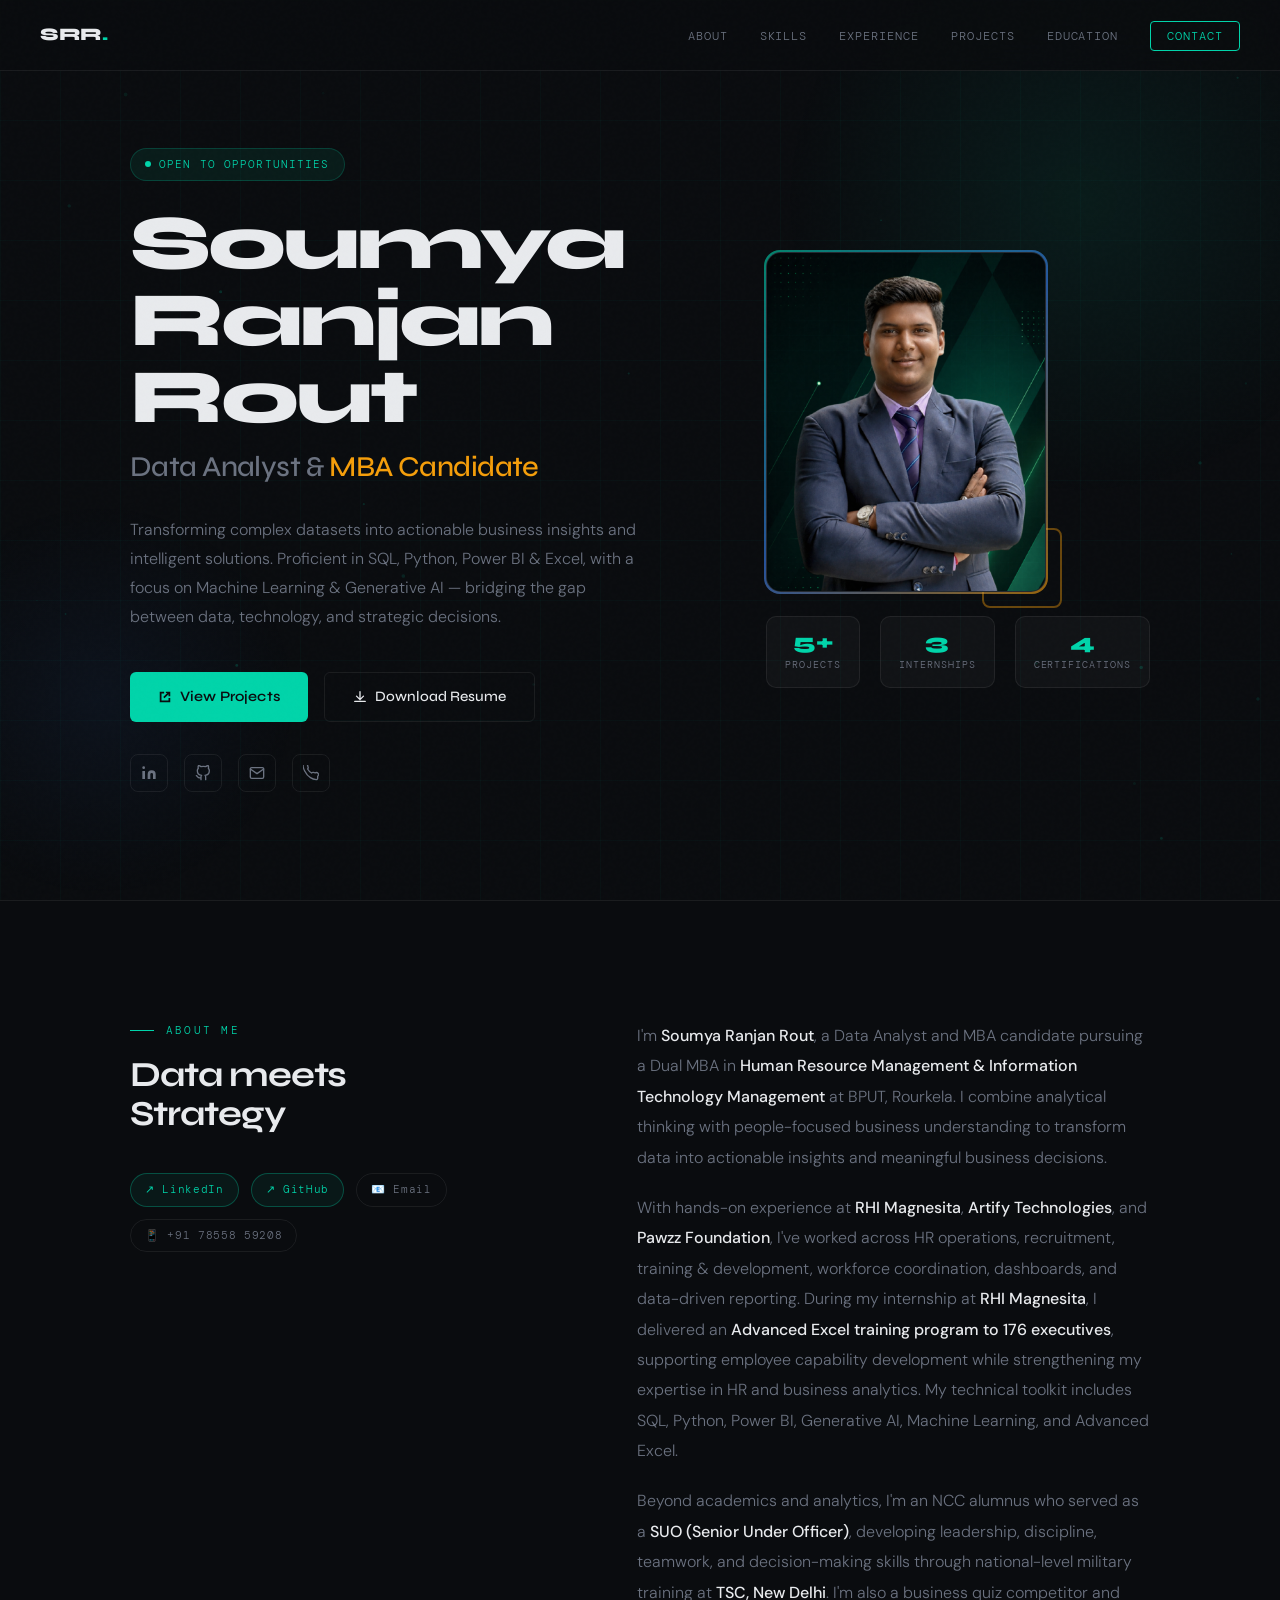
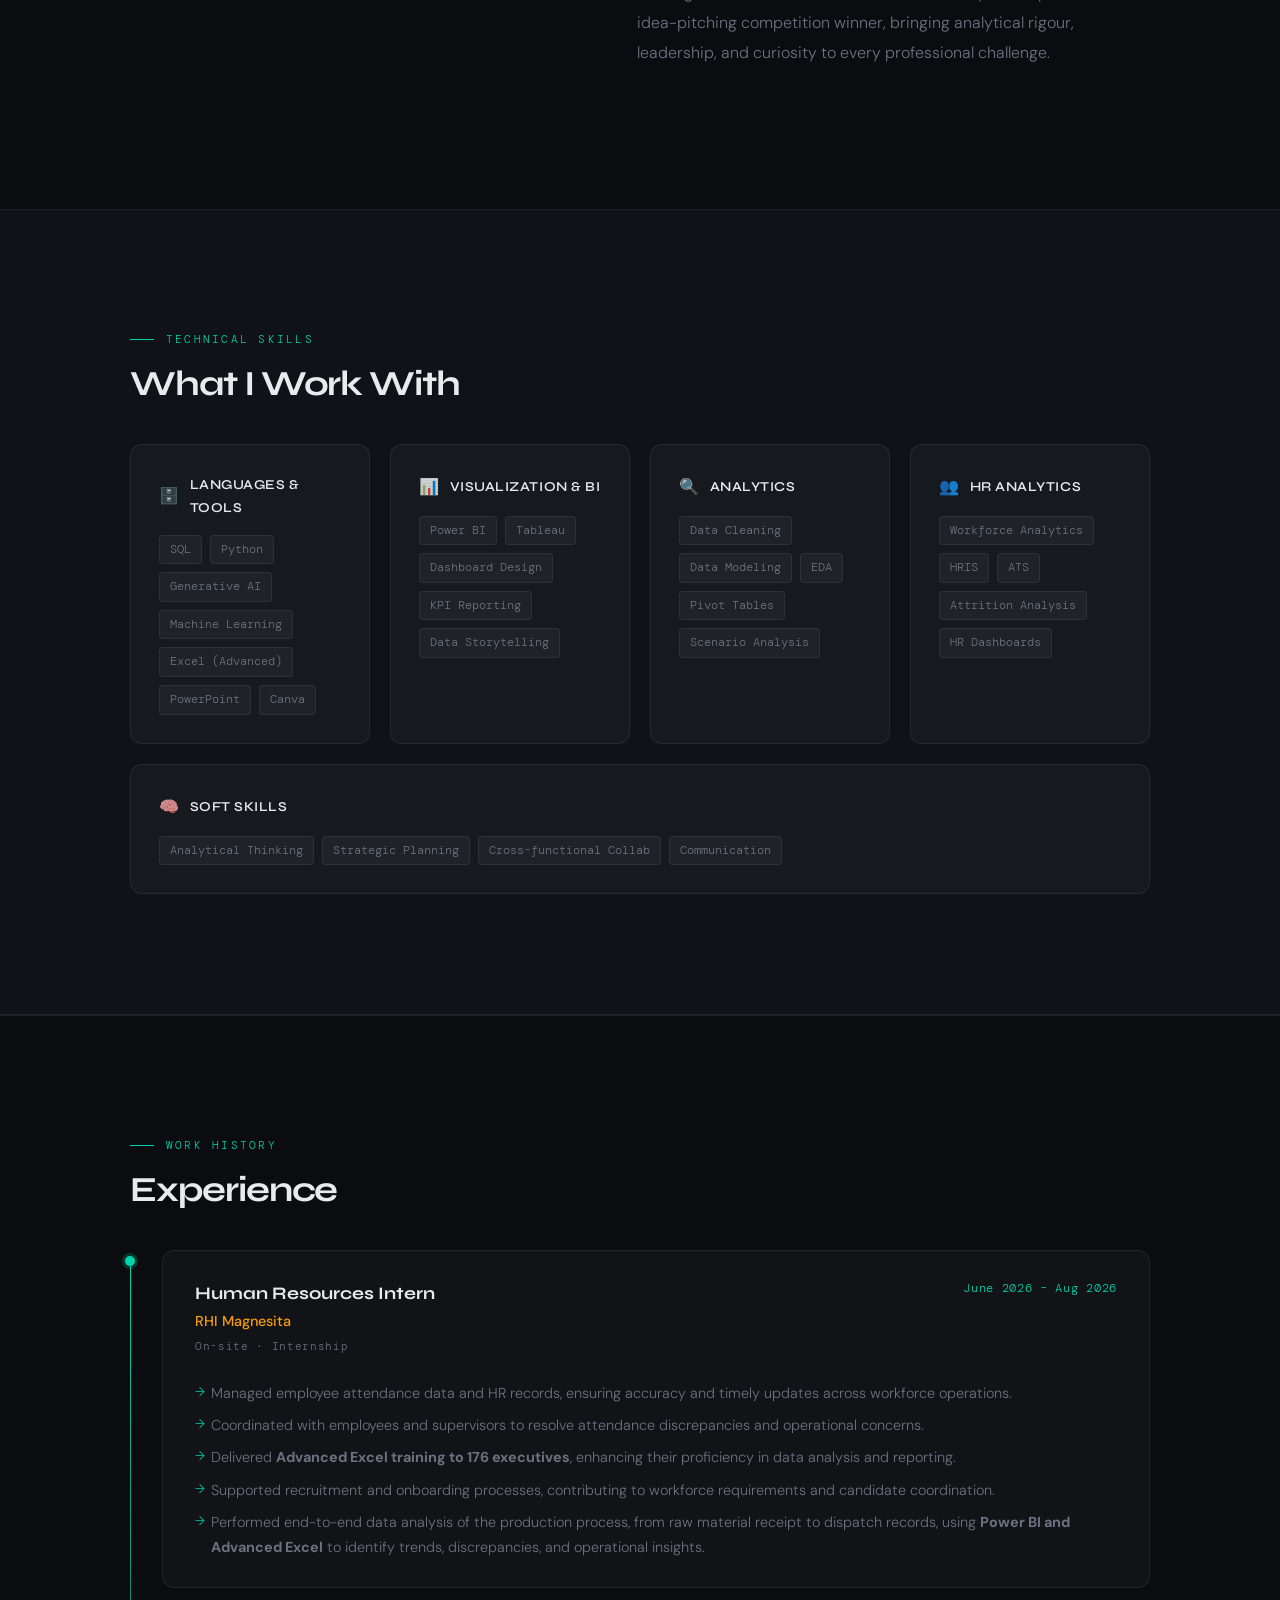
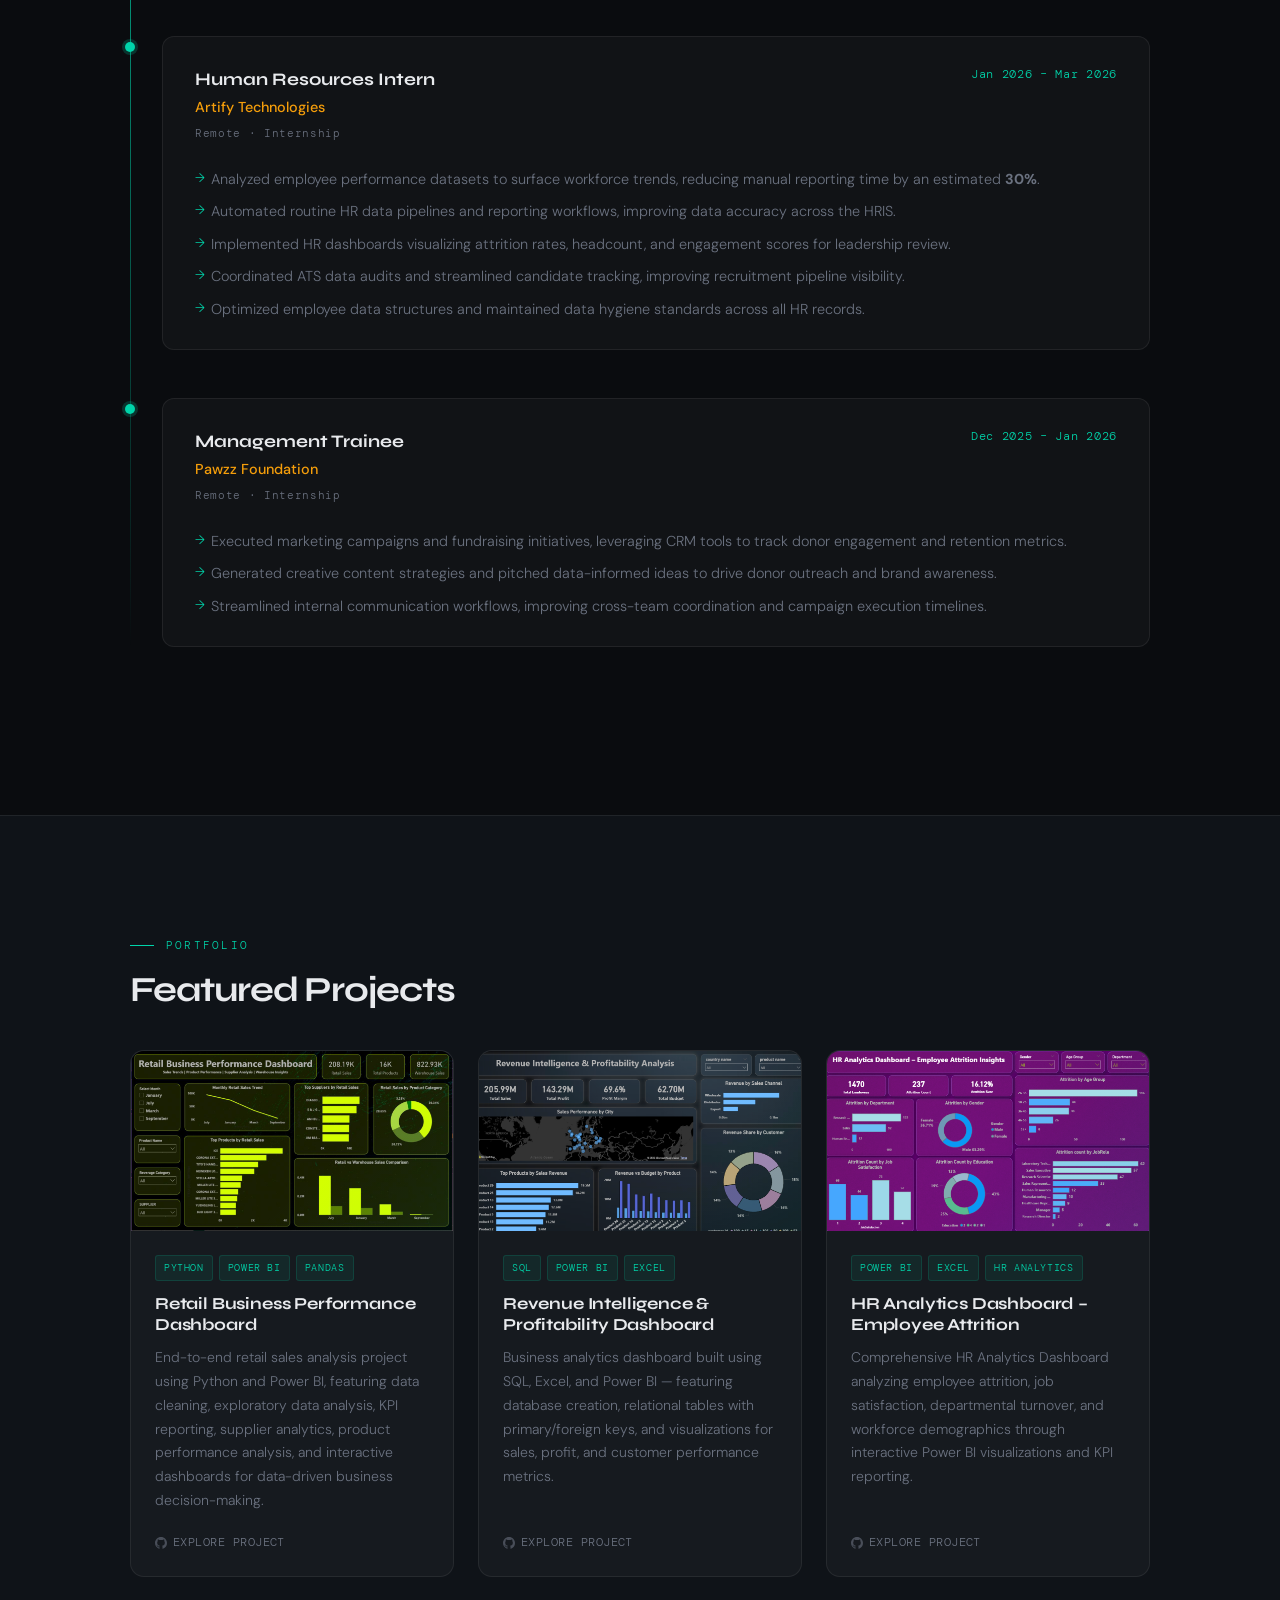
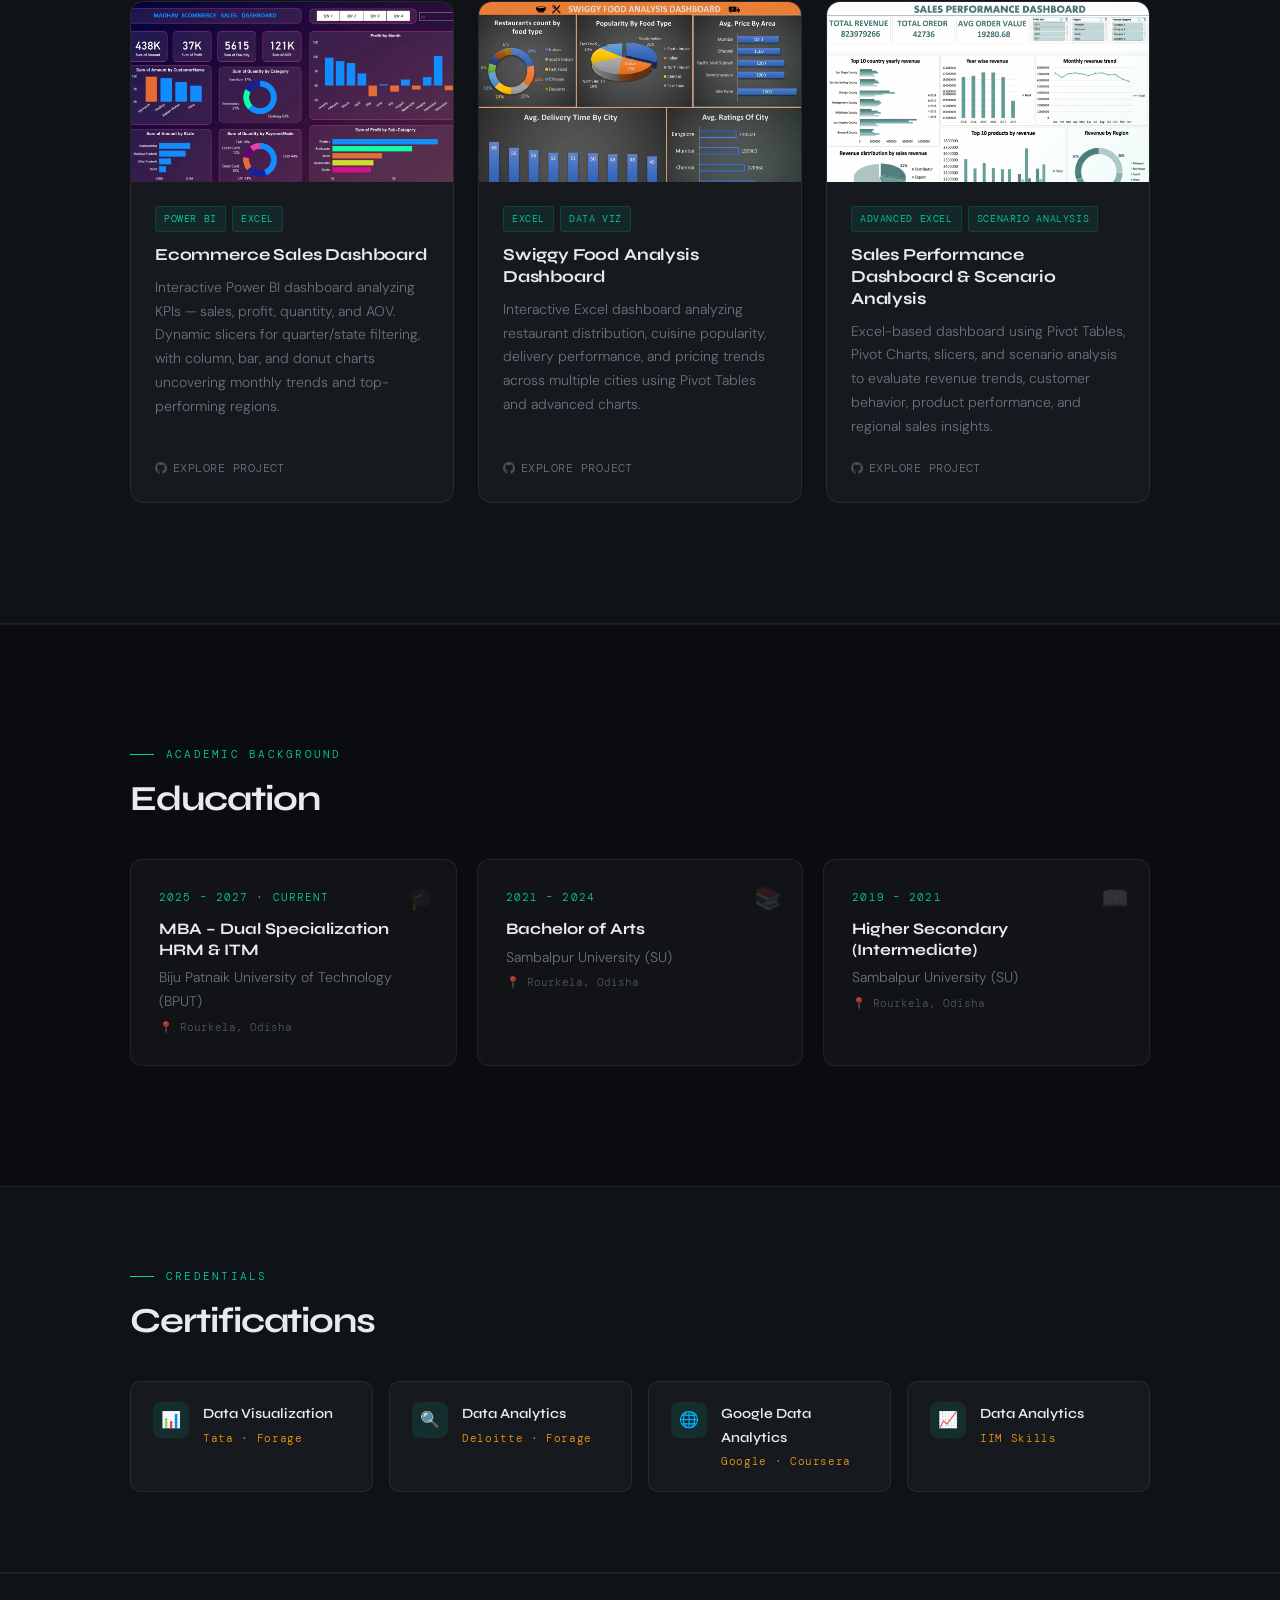
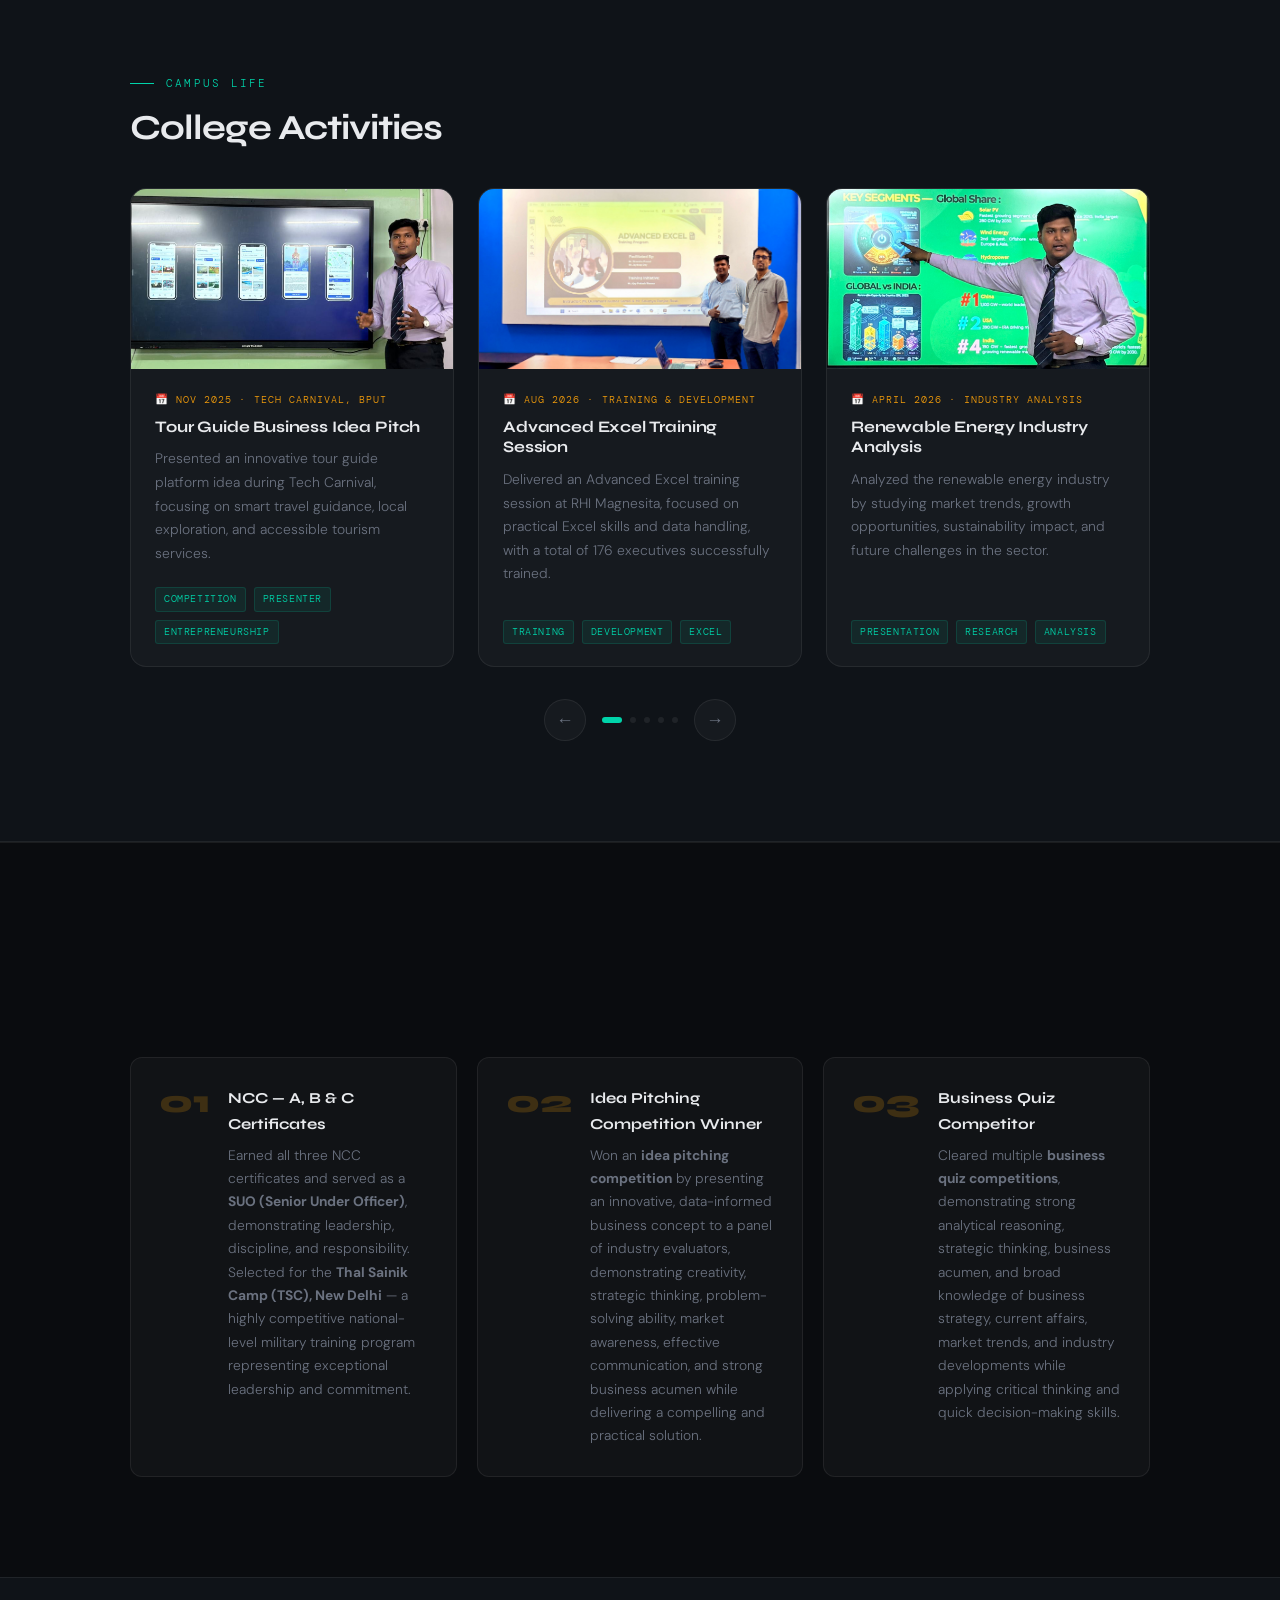
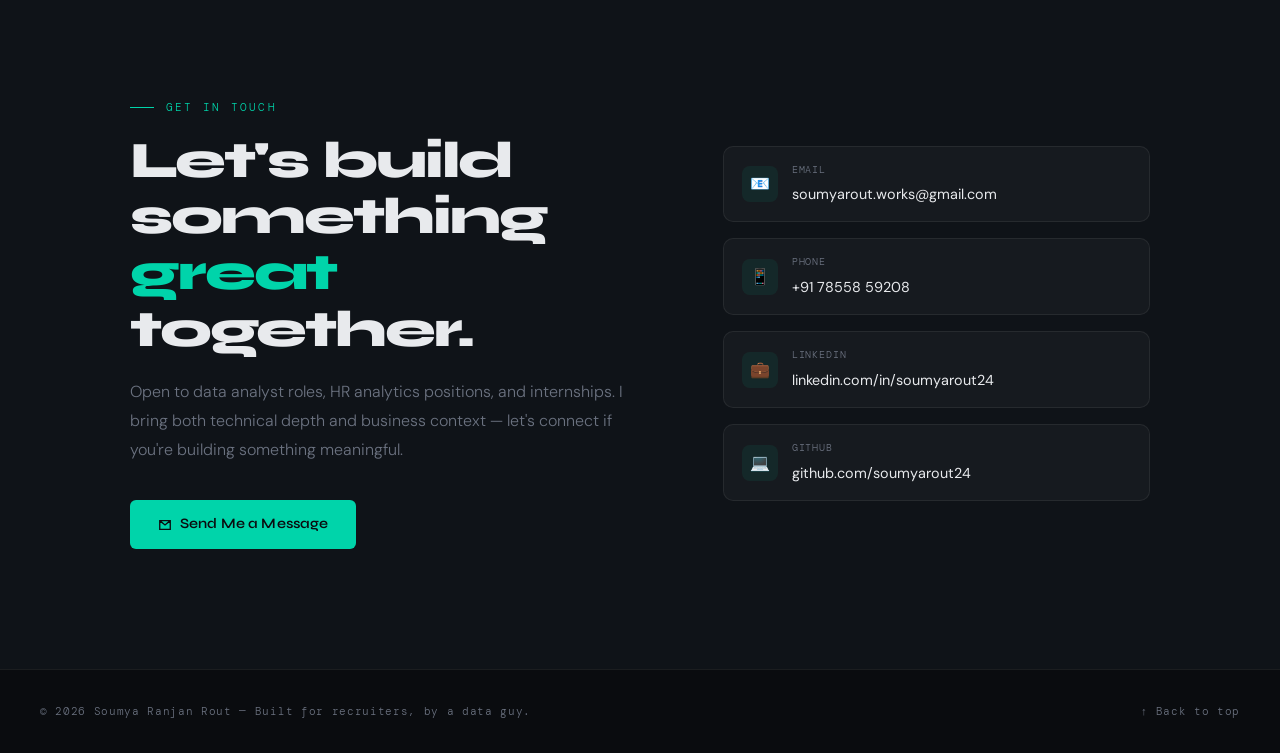
<file: index.html>
<!DOCTYPE html>
<html lang="en">
<head>
<meta charset="UTF-8">
<meta name="viewport" content="width=device-width, initial-scale=1.0">
<title>Soumya Ranjan Rout – Data Analyst & MBA Candidate</title>
<link rel="preconnect" href="https://fonts.googleapis.com">
<link href="https://fonts.googleapis.com/css2?family=Syne:wght@400;500;600;700;800&family=DM+Sans:ital,wght@0,300;0,400;0,500;1,300&family=DM+Mono:wght@300;400&display=swap" rel="stylesheet">
<link rel="stylesheet" href="./css/style.css">
</head>
<body>

<div class="grid-bg"></div>

<!-- NAV -->
<nav id="main-nav">
  <a href="#hero" class="nav-logo">SRR<span>.</span></a>
  <ul class="nav-links" id="nav-links">
    <li><a href="#about">About</a></li>
    <li><a href="#skills">Skills</a></li>
    <li><a href="#experience">Experience</a></li>
    <li><a href="#projects">Projects</a></li>
    <li><a href="#education">Education</a></li>
    <li><a href="#contact" class="nav-cta">Contact</a></li>
  </ul>
  <button class="hamburger" id="hamburger" aria-label="Menu">
    <span></span><span></span><span></span>
  </button>
</nav>

<!-- HERO -->
<section id="hero">
  <div class="hero-glow"></div>
  <div class="hero-glow2"></div>
  <div class="container">
    <div class="hero-inner">
      <div class="hero-content">
        <div class="hero-badge"><span class="dot"></span>Open to Opportunities</div>
        <h1 class="hero-name">Soumya<br>Ranjan Rout</h1>
        <p class="hero-title">Data Analyst &amp; <span class="highlight">MBA Candidate</span></p>
        <p class="hero-desc">
  Transforming complex datasets into actionable business insights and intelligent solutions. Proficient in SQL, Python, Power BI &amp; Excel, with a focus on Machine Learning &amp; Generative AI — bridging the gap between data, technology, and strategic decisions.
</p>
        <div class="hero-actions">
          <a href="#projects" class="btn-primary">
            <svg width="14" height="14" viewBox="0 0 16 16" fill="none"><path d="M2 2h5v2H4v8h8v-3h2v5H2V2z" fill="currentColor"/><path d="M9 2h5v5h-2V4.828L7.414 9.414 6 8l4.586-4.586H9V2z" fill="currentColor"/></svg>
            View Projects
          </a>
          <a href="resume.pdf" target="_blank" class="btn-ghost">
            <svg width="14" height="14" viewBox="0 0 16 16" fill="none"><path d="M8 2v9M4 7l4 4 4-4M2 13h12" stroke="currentColor" stroke-width="1.5" stroke-linecap="round" stroke-linejoin="round"/></svg>
            Download Resume
          </a>
        </div>
        <div class="hero-socials">
          <a href="https://linkedin.com/in/soumyarout24" target="_blank" rel="noopener" title="LinkedIn">
            <svg width="16" height="16" viewBox="0 0 24 24" fill="currentColor"><path d="M16 8a6 6 0 016 6v7h-4v-7a2 2 0 00-2-2 2 2 0 00-2 2v7h-4v-7a6 6 0 016-6zM2 9h4v12H2z"/><circle cx="4" cy="4" r="2"/></svg>
          </a>
          <a href="https://github.com/soumyarout24" target="_blank" rel="noopener" title="GitHub">
            <svg width="16" height="16" viewBox="0 0 24 24" fill="currentColor"><path d="M9 19c-5 1.5-5-2.5-7-3m14 6v-3.87a3.37 3.37 0 00-.94-2.61c3.14-.35 6.44-1.54 6.44-7A5.44 5.44 0 0020 4.77 5.07 5.07 0 0019.91 1S18.73.65 16 2.48a13.38 13.38 0 00-7 0C6.27.65 5.09 1 5.09 1A5.07 5.07 0 005 4.77a5.44 5.44 0 00-1.5 3.78c0 5.42 3.3 6.61 6.44 7A3.37 3.37 0 009 18.13V22" stroke="currentColor" stroke-width="2" fill="none" stroke-linecap="round" stroke-linejoin="round"/></svg>
          </a>
          <a href="mailto:soumyarout.works@gmail.com" title="Email">
            <svg width="16" height="16" viewBox="0 0 24 24" fill="none" stroke="currentColor" stroke-width="2" stroke-linecap="round" stroke-linejoin="round"><path d="M4 4h16c1.1 0 2 .9 2 2v12c0 1.1-.9 2-2 2H4c-1.1 0-2-.9-2-2V6c0-1.1.9-2 2-2z"/><polyline points="22,6 12,13 2,6"/></svg>
          </a>
          <a href="tel:+917855859208" title="Phone">
            <svg width="16" height="16" viewBox="0 0 24 24" fill="none" stroke="currentColor" stroke-width="2" stroke-linecap="round" stroke-linejoin="round"><path d="M22 16.92v3a2 2 0 01-2.18 2 19.79 19.79 0 01-8.63-3.07A19.5 19.5 0 013.07 9.81a19.79 19.79 0 01-3.07-8.7 2 2 0 012-2.18h3a2 2 0 012 1.72c.127.96.361 1.903.7 2.81a2 2 0 01-.45 2.11L6.91 6a16 16 0 006 6l.41-.41a2 2 0 012.11-.45c.907.339 1.85.573 2.81.7A2 2 0 0122 16.92z"/></svg>
          </a>
        </div>
      </div>
      <div class="hero-image-wrap">
        <div class="hero-image-frame">
         
          <div class="profile-img-placeholder">
            <img src="Asset/hero.webp" alt="Soumya Ranjan Rout"> 
            
          </div>
          <div class="corner-accent"></div>
        </div>
        <div class="stats-row">
          <div class="stat-card">
            <div class="stat-num">5+</div>
            <div class="stat-label">Projects</div>
          </div>
          <div class="stat-card">
            <div class="stat-num">3</div>
            <div class="stat-label">Internships</div>
          </div>
          <div class="stat-card">
            <div class="stat-num">4</div>
            <div class="stat-label">Certifications</div>
          </div>
        </div>
      </div>
    </div>
  </div>
</section>

<!-- ABOUT -->
<section id="about">
  <div class="container">
    <div class="about-grid reveal">
      <div>
        <div class="section-label">About Me</div>
        <h2 class="section-title">Data meets<br>Strategy</h2>
        <div class="about-links">
          <a href="https://linkedin.com/in/soumyarout24" target="_blank" class="chip accent">↗ LinkedIn</a>
          <a href="https://github.com/soumyarout24" target="_blank" class="chip accent">↗ GitHub</a>
          <a href="mailto:soumyarout.works@gmail.com" class="chip">📧 Email</a>
          <a href="tel:+917855859208" class="chip">📱 +91 78558 59208</a>
        </div>
      </div>
      <div class="about-text">
        <p>
          I'm <strong>Soumya Ranjan Rout</strong>, a Data Analyst and MBA candidate pursuing a Dual MBA in <strong>Human Resource Management &amp; Information Technology Management</strong> at BPUT, Rourkela. I combine analytical thinking with people-focused business understanding to transform data into actionable insights and meaningful business decisions.
        </p>
        <p>
          With hands-on experience at <strong>RHI Magnesita</strong>, <strong>Artify Technologies</strong>, and <strong>Pawzz Foundation</strong>, I've worked across HR operations, recruitment, training &amp; development, workforce coordination, dashboards, and data-driven reporting. During my internship at <strong>RHI Magnesita</strong>, I delivered an <strong>Advanced Excel training program to 176 executives</strong>, supporting employee capability development while strengthening my expertise in HR and business analytics. My technical toolkit includes SQL, Python, Power BI, Generative AI, Machine Learning, and Advanced Excel.
        </p>
        <p>
          Beyond academics and analytics, I'm an NCC alumnus who served as a <strong>SUO (Senior Under Officer)</strong>, developing leadership, discipline, teamwork, and decision-making skills through national-level military training at <strong>TSC, New Delhi</strong>. I'm also a business quiz competitor and idea-pitching competition winner, bringing analytical rigour, leadership, and curiosity to every professional challenge.
        </p>
      </div>
    </div>
  </div>
</section>

<!-- SKILLS -->
<section id="skills">
  <div class="container">
    <div class="section-label reveal">Technical Skills</div>
    <h2 class="section-title reveal">What I Work With</h2>
    <div class="skills-grid">
      <div class="skill-group reveal">
        <h3><span class="ico">🗄️</span> Languages & Tools</h3>
        <div class="skill-tags">
          <span class="skill-tag">SQL</span>
          <span class="skill-tag">Python</span>
          <span class="skill-tag">Generative AI</span>
          <span class="skill-tag">Machine Learning</span>
          <span class="skill-tag">Excel (Advanced)</span>
          <span class="skill-tag">PowerPoint</span>
          <span class="skill-tag">Canva</span>
        </div>
      </div>
      <div class="skill-group reveal">
        <h3><span class="ico">📊</span> Visualization & BI</h3>
        <div class="skill-tags">
          <span class="skill-tag">Power BI</span>
          <span class="skill-tag">Tableau</span>
          <span class="skill-tag">Dashboard Design</span>
          <span class="skill-tag">KPI Reporting</span>
          <span class="skill-tag">Data Storytelling</span>
        </div>
      </div>
      <div class="skill-group reveal">
        <h3><span class="ico">🔍</span> Analytics</h3>
        <div class="skill-tags">
          <span class="skill-tag">Data Cleaning</span>
          <span class="skill-tag">Data Modeling</span>
          <span class="skill-tag">EDA</span>
          <span class="skill-tag">Pivot Tables</span>
          <span class="skill-tag">Scenario Analysis</span>
        </div>
      </div>
      <div class="skill-group reveal">
        <h3><span class="ico">👥</span> HR Analytics</h3>
        <div class="skill-tags">
          <span class="skill-tag">Workforce Analytics</span>
          <span class="skill-tag">HRIS</span>
          <span class="skill-tag">ATS</span>
          <span class="skill-tag">Attrition Analysis</span>
          <span class="skill-tag">HR Dashboards</span>
        </div>
      </div>
      <div class="skill-group reveal">
        <h3><span class="ico">🧠</span> Soft Skills</h3>
        <div class="skill-tags">
          <span class="skill-tag">Analytical Thinking</span>
          <span class="skill-tag">Strategic Planning</span>
          <span class="skill-tag">Cross-functional Collab</span>
          <span class="skill-tag">Communication</span>
        </div>
      </div>
    </div>
  </div>
</section>

<!-- EXPERIENCE -->
<section id="experience">
  <div class="container">
    <div class="section-label reveal">Work History</div>
    <h2 class="section-title reveal">Experience</h2>
    <div class="timeline">


      <div class="timeline-item">
  <div class="timeline-dot"></div>
  <div class="exp-card">
    <div class="exp-header">
      <div>
        <div class="exp-role">Human Resources Intern</div>
        <div class="exp-company">RHI Magnesita</div>
        <div class="exp-type">On-site · Internship</div>
      </div>
      <div class="exp-period">June 2026 – Aug 2026</div>
    </div>
    <ul class="exp-bullets">
      <li>Managed employee attendance data and HR records, ensuring accuracy and timely updates across workforce operations.</li>
      <li>Coordinated with employees and supervisors to resolve attendance discrepancies and operational concerns.</li>
      <li>Delivered <strong>Advanced Excel training to 176 executives</strong>, enhancing their proficiency in data analysis and reporting.</li>
      <li>Supported recruitment and onboarding processes, contributing to workforce requirements and candidate coordination.</li>
      <li>Performed end-to-end data analysis of the production process, from raw material receipt to dispatch records, using <strong>Power BI and Advanced Excel</strong> to identify trends, discrepancies, and operational insights.</li>
     
    </ul>
  </div>
</div>


      <div class="timeline-item">
        <div class="timeline-dot"></div>
        <div class="exp-card">
          <div class="exp-header">
            <div>
              <div class="exp-role">Human Resources Intern</div>
              <div class="exp-company">Artify Technologies</div>
              <div class="exp-type">Remote · Internship</div>
            </div>
            <div class="exp-period">Jan 2026 – Mar 2026</div>
          </div>
          <ul class="exp-bullets">
            <li>Analyzed employee performance datasets to surface workforce trends, reducing manual reporting time by an estimated <strong>30%</strong>.</li>
            <li>Automated routine HR data pipelines and reporting workflows, improving data accuracy across the HRIS.</li>
            <li>Implemented HR dashboards visualizing attrition rates, headcount, and engagement scores for leadership review.</li>
            <li>Coordinated ATS data audits and streamlined candidate tracking, improving recruitment pipeline visibility.</li>
            <li>Optimized employee data structures and maintained data hygiene standards across all HR records.</li>
          </ul>
        </div>
      </div>

      <div class="timeline-item">
        <div class="timeline-dot"></div>
        <div class="exp-card">
          <div class="exp-header">
            <div>
              <div class="exp-role">Management Trainee</div>
              <div class="exp-company">Pawzz Foundation</div>
              <div class="exp-type">Remote · Internship</div>
            </div>
            <div class="exp-period">Dec 2025 – Jan 2026</div>
          </div>
          <ul class="exp-bullets">
            <li>Executed marketing campaigns and fundraising initiatives, leveraging CRM tools to track donor engagement and retention metrics.</li>
            <li>Generated creative content strategies and pitched data-informed ideas to drive donor outreach and brand awareness.</li>
            <li>Streamlined internal communication workflows, improving cross-team coordination and campaign execution timelines.</li>
          </ul>
        </div>
      </div>

    </div>
  </div>
</section>

<!-- PROJECTS -->
<section id="projects">
  <div class="container">
    <div class="section-label reveal">Portfolio</div>
    <h2 class="section-title reveal">Featured Projects</h2>
    <div class="projects-grid">


      <!-- Project 7 - new 1 - aug 2026 -->
      <div class="project-card">
         <a href="retail-sales-analysis-powerbi-python.html"><div class="project-thumb">
       <img src="Asset/Project/img/Project7_new_aug2026.webp" alt="Retail_Sales_Dashboard">
          
        </div></a>
        <div class="project-body">
          <div class="project-tags">
            <span class="project-tag">Python</span>
            <span class="project-tag">Power BI</span>
            <span class="project-tag">Pandas</span>
          </div>
          <div class="project-name">Retail Business Performance Dashboard</div>
          <div class="project-desc">
            End-to-end retail sales analysis project using Python and Power BI, featuring data cleaning, exploratory data analysis, KPI reporting, supplier analytics, product performance analysis, and interactive dashboards for data-driven business decision-making.
          </div>
          <div class="project-links">
            <a href="retail-sales-analysis-powerbi-python.html"  rel="noopener" class="project-link">
              <svg width="12" height="12" viewBox="0 0 16 16" fill="currentColor"><path d="M8 0C3.58 0 0 3.58 0 8c0 3.54 2.29 6.53 5.47 7.59.4.07.55-.17.55-.38 0-.19-.01-.82-.01-1.49-2.01.37-2.53-.49-2.69-.94-.09-.23-.48-.94-.82-1.13-.28-.15-.68-.52-.01-.53.63-.01 1.08.58 1.23.82.72 1.21 1.87.87 2.33.66.07-.52.28-.87.51-1.07-1.78-.2-3.64-.89-3.64-3.95 0-.87.31-1.59.82-2.15-.08-.2-.36-1.02.08-2.12 0 0 .67-.21 2.2.82.64-.18 1.32-.27 2-.27.68 0 1.36.09 2 .27 1.53-1.04 2.2-.82 2.2-.82.44 1.1.16 1.92.08 2.12.51.56.82 1.27.82 2.15 0 3.07-1.87 3.75-3.65 3.95.29.25.54.73.54 1.48 0 1.07-.01 1.93-.01 2.2 0 .21.15.46.55.38A8.013 8.013 0 0016 8c0-4.42-3.58-8-8-8z"/></svg>
              Explore Project
            </a>
          </div>
        </div>
      </div>


      <!-- Project 1 -->
      <div class="project-card">
         <a href="revenue-intelligence-profitability-analysis.html"><div class="project-thumb">
       <img src="Asset/Project/img/project3.webp" alt="Revenue_Dashboard">
          
        </div></a>
        <div class="project-body">
          <div class="project-tags">
            <span class="project-tag">SQL</span>
            <span class="project-tag">Power BI</span>
            <span class="project-tag">Excel</span>
          </div>
          <div class="project-name">Revenue Intelligence & Profitability Dashboard</div>
          <div class="project-desc">
            Business analytics dashboard built using SQL, Excel, and Power BI — featuring database creation, relational tables with primary/foreign keys, and visualizations for sales, profit, and customer performance metrics.
          </div>
          <div class="project-links">
            <a href="revenue-intelligence-profitability-analysis.html"  rel="noopener" class="project-link">
              <svg width="12" height="12" viewBox="0 0 16 16" fill="currentColor"><path d="M8 0C3.58 0 0 3.58 0 8c0 3.54 2.29 6.53 5.47 7.59.4.07.55-.17.55-.38 0-.19-.01-.82-.01-1.49-2.01.37-2.53-.49-2.69-.94-.09-.23-.48-.94-.82-1.13-.28-.15-.68-.52-.01-.53.63-.01 1.08.58 1.23.82.72 1.21 1.87.87 2.33.66.07-.52.28-.87.51-1.07-1.78-.2-3.64-.89-3.64-3.95 0-.87.31-1.59.82-2.15-.08-.2-.36-1.02.08-2.12 0 0 .67-.21 2.2.82.64-.18 1.32-.27 2-.27.68 0 1.36.09 2 .27 1.53-1.04 2.2-.82 2.2-.82.44 1.1.16 1.92.08 2.12.51.56.82 1.27.82 2.15 0 3.07-1.87 3.75-3.65 3.95.29.25.54.73.54 1.48 0 1.07-.01 1.93-.01 2.2 0 .21.15.46.55.38A8.013 8.013 0 0016 8c0-4.42-3.58-8-8-8z"/></svg>
              Explore Project
            </a>
          </div>
        </div>
      </div>

      <!-- Project 2 -->
      <div class="project-card">
          <a href="HR-Analytics-Employee-Attrition-Dashboard.html"><div class="project-thumb">
       <img src="Asset/Project/img/project4.webp" alt="HR_Analytics_Dashboard">
          
        </div></a>
        <div class="project-body">
          <div class="project-tags">
            <span class="project-tag">Power BI</span>
            <span class="project-tag">Excel</span>
            <span class="project-tag">HR Analytics</span>
          </div>
          <div class="project-name">HR Analytics Dashboard – Employee Attrition</div>
          <div class="project-desc">
            Comprehensive HR Analytics Dashboard analyzing employee attrition, job satisfaction, departmental turnover, and workforce demographics through interactive Power BI visualizations and KPI reporting.
          </div>
          <div class="project-links">
            <a href="HR-Analytics-Employee-Attrition-Dashboard.html" rel="noopener" class="project-link">
              <svg width="12" height="12" viewBox="0 0 16 16" fill="currentColor"><path d="M8 0C3.58 0 0 3.58 0 8c0 3.54 2.29 6.53 5.47 7.59.4.07.55-.17.55-.38 0-.19-.01-.82-.01-1.49-2.01.37-2.53-.49-2.69-.94-.09-.23-.48-.94-.82-1.13-.28-.15-.68-.52-.01-.53.63-.01 1.08.58 1.23.82.72 1.21 1.87.87 2.33.66.07-.52.28-.87.51-1.07-1.78-.2-3.64-.89-3.64-3.95 0-.87.31-1.59.82-2.15-.08-.2-.36-1.02.08-2.12 0 0 .67-.21 2.2.82.64-.18 1.32-.27 2-.27.68 0 1.36.09 2 .27 1.53-1.04 2.2-.82 2.2-.82.44 1.1.16 1.92.08 2.12.51.56.82 1.27.82 2.15 0 3.07-1.87 3.75-3.65 3.95.29.25.54.73.54 1.48 0 1.07-.01 1.93-.01 2.2 0 .21.15.46.55.38A8.013 8.013 0 0016 8c0-4.42-3.58-8-8-8z"/></svg>
              Explore Project
            </a>
          </div>
        </div>
      </div>


      <!-- Project 3 -->
      <div class="project-card">
        <a href="ecommerce-sales-dashboard-powerbi.html"><div class="project-thumb">
       <img src="Asset/Project/img/Project1.webp" alt="Ecommerce Dashboard">
          
        </div></a>
        <div class="project-body">
          <div class="project-tags">
            <span class="project-tag">Power BI</span>
            <span class="project-tag">Excel</span>
          </div>
            <div class="project-name">Ecommerce Sales Dashboard</div>
          <div class="project-desc">
            Interactive Power BI dashboard analyzing KPIs — sales, profit, quantity, and AOV. Dynamic slicers for quarter/state filtering, with column, bar, and donut charts uncovering monthly trends and top-performing regions.
          </div>
          <div class="project-links">
            <a href="ecommerce-sales-dashboard-powerbi.html" rel="noopener" class="project-link">
              <svg width="12" height="12" viewBox="0 0 16 16" fill="currentColor"><path d="M8 0C3.58 0 0 3.58 0 8c0 3.54 2.29 6.53 5.47 7.59.4.07.55-.17.55-.38 0-.19-.01-.82-.01-1.49-2.01.37-2.53-.49-2.69-.94-.09-.23-.48-.94-.82-1.13-.28-.15-.68-.52-.01-.53.63-.01 1.08.58 1.23.82.72 1.21 1.87.87 2.33.66.07-.52.28-.87.51-1.07-1.78-.2-3.64-.89-3.64-3.95 0-.87.31-1.59.82-2.15-.08-.2-.36-1.02.08-2.12 0 0 .67-.21 2.2.82.64-.18 1.32-.27 2-.27.68 0 1.36.09 2 .27 1.53-1.04 2.2-.82 2.2-.82.44 1.1.16 1.92.08 2.12.51.56.82 1.27.82 2.15 0 3.07-1.87 3.75-3.65 3.95.29.25.54.73.54 1.48 0 1.07-.01 1.93-.01 2.2 0 .21.15.46.55.38A8.013 8.013 0 0016 8c0-4.42-3.58-8-8-8z"/></svg>
              Explore Project
            </a>
          </div>
        </div>
      </div>

      <!-- Project 4 -->
      <div class="project-card">
        <a href="swiggy-data-analysis-excel.html"><div class="project-thumb">
       <img src="Asset/Project/img/project2.webp" alt="Swiggy_Dashboard">
          
        </div></a>
        <div class="project-body">
          <div class="project-tags">
            <span class="project-tag">Excel</span>
            <span class="project-tag">Data Viz</span>
          </div>
          <div class="project-name">Swiggy Food Analysis Dashboard</div>
          <div class="project-desc">
            Interactive Excel dashboard analyzing restaurant distribution, cuisine popularity, delivery performance, and pricing trends across multiple cities using Pivot Tables and advanced charts.
          </div>
          <div class="project-links">
            <a href="swiggy-data-analysis-excel.html"  rel="noopener" class="project-link">
              <svg width="12" height="12" viewBox="0 0 16 16" fill="currentColor"><path d="M8 0C3.58 0 0 3.58 0 8c0 3.54 2.29 6.53 5.47 7.59.4.07.55-.17.55-.38 0-.19-.01-.82-.01-1.49-2.01.37-2.53-.49-2.69-.94-.09-.23-.48-.94-.82-1.13-.28-.15-.68-.52-.01-.53.63-.01 1.08.58 1.23.82.72 1.21 1.87.87 2.33.66.07-.52.28-.87.51-1.07-1.78-.2-3.64-.89-3.64-3.95 0-.87.31-1.59.82-2.15-.08-.2-.36-1.02.08-2.12 0 0 .67-.21 2.2.82.64-.18 1.32-.27 2-.27.68 0 1.36.09 2 .27 1.53-1.04 2.2-.82 2.2-.82.44 1.1.16 1.92.08 2.12.51.56.82 1.27.82 2.15 0 3.07-1.87 3.75-3.65 3.95.29.25.54.73.54 1.48 0 1.07-.01 1.93-.01 2.2 0 .21.15.46.55.38A8.013 8.013 0 0016 8c0-4.42-3.58-8-8-8z"/></svg>
              Explore Project
            </a>
          </div>
        </div>
      </div>

      
      <!-- Project 5 -->
      <div class="project-card">
        <a href="sales-performance-dashboard-excel.html"><div class="project-thumb">
       <img src="Asset/Project/img/project5.webp" alt="Sales_Performance_Dashboard">
          
        </div></a>
        <div class="project-body">
          <div class="project-tags">
            <span class="project-tag">Advanced Excel</span>
            <span class="project-tag">Scenario Analysis</span>
          </div>
          <div class="project-name">Sales Performance Dashboard & Scenario Analysis</div>
          <div class="project-desc">
            Excel-based dashboard using Pivot Tables, Pivot Charts, slicers, and scenario analysis to evaluate revenue trends, customer behavior, product performance, and regional sales insights.
          </div>
          <div class="project-links">
            <a href="sales-performance-dashboard-excel.html" target="_blank" rel="noopener" class="project-link">
              <svg width="12" height="12" viewBox="0 0 16 16" fill="currentColor"><path d="M8 0C3.58 0 0 3.58 0 8c0 3.54 2.29 6.53 5.47 7.59.4.07.55-.17.55-.38 0-.19-.01-.82-.01-1.49-2.01.37-2.53-.49-2.69-.94-.09-.23-.48-.94-.82-1.13-.28-.15-.68-.52-.01-.53.63-.01 1.08.58 1.23.82.72 1.21 1.87.87 2.33.66.07-.52.28-.87.51-1.07-1.78-.2-3.64-.89-3.64-3.95 0-.87.31-1.59.82-2.15-.08-.2-.36-1.02.08-2.12 0 0 .67-.21 2.2.82.64-.18 1.32-.27 2-.27.68 0 1.36.09 2 .27 1.53-1.04 2.2-.82 2.2-.82.44 1.1.16 1.92.08 2.12.51.56.82 1.27.82 2.15 0 3.07-1.87 3.75-3.65 3.95.29.25.54.73.54 1.48 0 1.07-.01 1.93-.01 2.2 0 .21.15.46.55.38A8.013 8.013 0 0016 8c0-4.42-3.58-8-8-8z"/></svg>
              Explore Project
            </a>
          </div>
        </div>
      </div>

      <!-- Project 6 -->
  
      <!-- <div class="project-card">
      
        <a href="imc_in_banking_services.html"><div class="project-thumb">
       <img src="Asset/Project/img/project6.webp" alt="Sales_Performance_Dashboard">
          
        </div></a>
        <div class="project-body">
          <div class="project-tags">
            <span class="project-tag">Primary Research</span>
            <span class="project-tag">Data Analysis</span>
            <span class="project-tag">Strategy</span>
          </div>
          <div class="project-name">IMC in Banking Services – SBI vs HDFC vs ICICI</div>
          <div class="project-desc">
            Led primary field research benchmarking Integrated Marketing Communication frameworks of SBI, HDFC, and ICICI Bank in Tier-2 markets — delivering a hybrid localized IMC model for improved customer reach.
          </div>
          <div class="project-links">
            <a href="imc_in_banking_services.html" target="_blank" rel="noopener" class="project-link">
              <svg width="12" height="12" viewBox="0 0 16 16" fill="currentColor"><path d="M8 0C3.58 0 0 3.58 0 8c0 3.54 2.29 6.53 5.47 7.59.4.07.55-.17.55-.38 0-.19-.01-.82-.01-1.49-2.01.37-2.53-.49-2.69-.94-.09-.23-.48-.94-.82-1.13-.28-.15-.68-.52-.01-.53.63-.01 1.08.58 1.23.82.72 1.21 1.87.87 2.33.66.07-.52.28-.87.51-1.07-1.78-.2-3.64-.89-3.64-3.95 0-.87.31-1.59.82-2.15-.08-.2-.36-1.02.08-2.12 0 0 .67-.21 2.2.82.64-.18 1.32-.27 2-.27.68 0 1.36.09 2 .27 1.53-1.04 2.2-.82 2.2-.82.44 1.1.16 1.92.08 2.12.51.56.82 1.27.82 2.15 0 3.07-1.87 3.75-3.65 3.95.29.25.54.73.54 1.48 0 1.07-.01 1.93-.01 2.2 0 .21.15.46.55.38A8.013 8.013 0 0016 8c0-4.42-3.58-8-8-8z"/></svg>
              Explore Project
            </a>
          </div>
        </div>

      </div>  -->

    </div>
  </div>
</section>

<!-- EDUCATION -->
<section id="education">
  <div class="container">
    <div class="section-label reveal">Academic Background</div>
    <h2 class="section-title reveal">Education</h2>
    <div class="edu-grid">
      <div class="edu-card">
        <div class="edu-badge">🎓</div>
        <div class="edu-year">2025 – 2027 · Current</div>
        <div class="edu-degree">MBA – Dual Specialization<br>HRM &amp; ITM</div>
        <div class="edu-uni">Biju Patnaik University of Technology (BPUT)</div>
        <div class="edu-loc">📍 Rourkela, Odisha</div>
      </div>
      <div class="edu-card">
        <div class="edu-badge">📚</div>
        <div class="edu-year">2021 – 2024</div>
        <div class="edu-degree">Bachelor of Arts</div>
        <div class="edu-uni">Sambalpur University (SU)</div>
        <div class="edu-loc">📍 Rourkela, Odisha</div>
      </div>
      <div class="edu-card">
        <div class="edu-badge">📖</div>
        <div class="edu-year">2019 – 2021</div>
        <div class="edu-degree">Higher Secondary (Intermediate)</div>
        <div class="edu-uni">Sambalpur University (SU)</div>
        <div class="edu-loc">📍 Rourkela, Odisha</div>
      </div>
    </div>
  </div>
</section>

<!-- CERTIFICATIONS -->
<section id="certifications">
  <div class="container">
    <div class="section-label reveal">Credentials</div>
    <h2 class="section-title reveal">Certifications</h2>

    <div class="cert-grid">

      <!-- Tata -->
      <div class="cert-card reveal" onclick="openCertModal(this)"
        data-name="Data Visualization"
        data-org="Tata · Forage"
        data-icon="📊"
        data-type="Virtual Experience Program"
        data-skills="Tableau, Data Storytelling, Business Analytics"
        data-link="https://www.theforage.com/completion-certificates/ifobHAoMjQs9s6bKS/MyXvBcppsW2FkNYCX_ifobHAoMjQs9s6bKS_DtGBeq8eDkGeDeWLN_1762678976244_completion_certificate.pdf"
        data-image="Asset/Certification/1.png">

        <div class="cert-icon">📊</div>

        <div>
          <div class="cert-name">Data Visualization</div>
          <div class="cert-org">Tata · Forage</div>
        </div>

        <span class="cert-click-hint">View</span>
      </div>

      <!-- Deloitte -->
      <div class="cert-card reveal" onclick="openCertModal(this)"
        data-name="Data Analytics"
        data-org="Deloitte · Forage"
        data-icon="🔍"
        data-type="Virtual Experience Program"
        data-skills="Data Analysis, Problem Solving, Consulting"
        data-link="https://www.theforage.com/completion-certificates/9PBTqmSxAf6zZTseP/io9DzWKe3PTsiS6GG_9PBTqmSxAf6zZTseP_DtGBeq8eDkGeDeWLN_1765615061144_completion_certificate.pdf"
        data-image="Asset/Certification/2.png">

        <div class="cert-icon">🔍</div>

        <div>
          <div class="cert-name">Data Analytics</div>
          <div class="cert-org">Deloitte · Forage</div>
        </div>

        <span class="cert-click-hint">View</span>
      </div>

      <!-- Google -->
      <div class="cert-card reveal" onclick="openCertModal(this)"
        data-name="Google Data Analytics"
        data-org="Google · Coursera"
        data-icon="🌐"
        data-type="Professional Certificate"
        data-skills="SQL, R, Tableau, Spreadsheets, Data Cleaning"
        data-link="https://coursera.org/share/706e6c971806355fdabb2557eed323fd"
        data-image="Asset/Certification/3.png">

        <div class="cert-icon">🌐</div>

        <div>
          <div class="cert-name">Google Data Analytics</div>
          <div class="cert-org">Google · Coursera</div>
        </div>

        <span class="cert-click-hint">View</span>
      </div>

      <!-- IIM Skills -->
      <div class="cert-card reveal" onclick="openCertModal(this)"
        data-name="Data Analytics"
        data-org="IIM Skills"
        data-icon="📈"
        data-type="Certification Course"
        data-skills="Excel, Python, Power BI, Statistics"
        data-link="#"
        >

        <div class="cert-icon">📈</div>

        <div>
          <div class="cert-name">Data Analytics</div>
          <div class="cert-org">IIM Skills</div>
        </div>

        <span class="cert-click-hint">View</span>
      </div>

    </div>
  </div>
</section>

<!-- CERTIFICATION MODAL -->
<div class="cert-modal-overlay" id="certModalOverlay" onclick="closeCertModalOnOverlay(event)">
  <div class="cert-modal" id="certModal">
    <div class="cert-modal-header">
      <div class="cert-modal-title-wrap">
        <div class="cert-modal-icon" id="certModalIcon">📊</div>
        <div>
          <div class="cert-modal-name" id="certModalName">Certificate Name</div>
          <div class="cert-modal-issuer" id="certModalIssuer">Issuer</div>
        </div>
      </div>
      <button class="cert-modal-close" onclick="closeCertModal()" aria-label="Close">✕</button>
    </div>
    <div class="cert-modal-body">
      <div class="cert-preview-area" id="certPreviewArea">
        <div class="cert-preview-mock" id="certPreviewMock">
          <span class="cert-mock-logo" id="certMockLogo">📊</span>
          <div class="cert-mock-title">Certificate of Completion</div>
          <div class="cert-mock-name-display">Soumya Ranjan Rout</div>
          <div class="cert-mock-course" id="certMockCourse">Course Name</div>
        
          <div class="cert-mock-divider"></div>
          <div class="cert-mock-issuer-label">Issued By</div>
          <div class="cert-mock-issuer-name" id="certMockIssuer">Issuer</div>
          <div class="cert-mock-seal">🏅</div>
        </div>

      </div>
      <div class="cert-modal-meta">
        <div class="cert-meta-item">
          <div class="cert-meta-label">Certificate Type</div>
          <div class="cert-meta-value" id="certMetaType">—</div>
        </div>
        <div class="cert-meta-item">
          <div class="cert-meta-label">Issued By</div>
          <div class="cert-meta-value" id="certMetaOrg">—</div>
        </div>
        <div class="cert-meta-item" style="grid-column: 1 / -1;">
          <div class="cert-meta-label">Skills Covered</div>
          <div class="cert-meta-value" id="certMetaSkills" style="font-size:0.78rem; font-weight:400; color:var(--muted);">—</div>
        </div>
      </div>
      <div class="cert-modal-actions">
        <a href="#" id="certVerifyLink" target="_blank" rel="noopener" class="cert-btn cert-btn-primary">
          <svg width="13" height="13" viewBox="0 0 16 16" fill="none"><path d="M7 2H3a1 1 0 00-1 1v10a1 1 0 001 1h10a1 1 0 001-1V9M10 2h4m0 0v4m0-4L7 9" stroke="currentColor" stroke-width="1.5" stroke-linecap="round" stroke-linejoin="round"/></svg>
          Verify Certificate
        </a>
        <button class="cert-btn cert-btn-ghost" onclick="closeCertModal()">
          Close
        </button>
      </div>
      
    </div>
  </div>
</div>

<!-- COLLEGE ACTIVITIES CAROUSEL -->
<section id="activities">
  <div class="container">
    <div class="section-label reveal">Campus Life</div>
    <h2 class="section-title reveal">College Activities</h2>
    <div class="carousel-wrapper reveal">
      <div class="carousel-track" id="activitiesTrack">

<!-- Activity 1 — Idea Pitching Competition -->
<div class="activity-card">
  <div class="activity-thumb">
    <!-- 🖼️ Replace placeholder with: <img src="activities/idea-pitch-bput.jpg" alt="Idea Pitching Competition"> -->
    <div class="activity-thumb-placeholder">
      <img src="Asset/Project/activity/carnival_bput25.webp" alt="Idea Pitching Competition"> 
    </div>
    
  </div>
  <div class="activity-body">
    <div class="activity-type">📅 Nov 2025 · Tech Carnival, BPUT</div>
    <div class="activity-title">Tour Guide Business Idea Pitch</div>
    <div class="activity-desc">Presented an innovative tour guide platform idea during Tech Carnival, focusing on smart travel guidance, local exploration, and accessible tourism services.</div>
    <div class="activity-meta">
      <span class="activity-tag">Competition</span>
      <span class="activity-tag">Presenter</span>
      <span class="activity-tag">Entrepreneurship</span>
    </div>
  </div>
</div>


      <!-- Activity 1.1 new 2026 — Example: Project -->
        <div class="activity-card">  <div class="activity-thumb">   
           <!-- 🖼️ Replace placeholder with: <img src="activities/renewable-energy.jpg" alt="Advanced Excel Training Session"> -->   
             <div class="activity-thumb-placeholder">      
              <img src="Asset/Project/activity/traning_rhi.jpeg" alt="Advanced Excel Training Session"> 
            </div>    
            
          </div>  <div class="activity-body">    
            <div class="activity-type">📅 Aug 2026 · Training & Development</div>    
            <div class="activity-title">Advanced Excel Training Session</div>    
            <div class="activity-desc">Delivered an Advanced Excel training session at RHI Magnesita, focused on practical Excel skills and data handling, with a total of 176 executives successfully trained.</div>    
            <div class="activity-meta">   
               <span class="activity-tag">Training</span>    
              <span class="activity-tag">Development</span>      
              <span class="activity-tag">Excel</span>    
            </div>  
          </div>
        </div>

        <!-- Activity 2 — Example: Project -->
        <div class="activity-card">  <div class="activity-thumb">   
           <!-- 🖼️ Replace placeholder with: <img src="activities/renewable-energy.jpg" alt="Renewable Energy Industry Analysis"> -->   
             <div class="activity-thumb-placeholder">      
              <img src="Asset/Project/activity/ren_energy_2026.webp" alt="Renewable Energy Industry Analysis"> 
            </div>    
            
          </div>  <div class="activity-body">    
            <div class="activity-type">📅 April 2026 · Industry Analysis</div>    
            <div class="activity-title">Renewable Energy Industry Analysis</div>    
            <div class="activity-desc">Analyzed the renewable energy industry by studying market trends, growth opportunities, sustainability impact, and future challenges in the sector.</div>    
            <div class="activity-meta">   
               <span class="activity-tag">Presentation</span>    
              <span class="activity-tag">Research</span>      
              <span class="activity-tag">Analysis</span>    
            </div>  
          </div>
        </div>


      <!-- Activity 3 — Idea Pitching Competition -->
<div class="activity-card">
  <div class="activity-thumb">
   
    <div class="activity-thumb-placeholder">
      <img src="Asset/Project/activity/sambalpur_2025.webp" alt="Idea Pitching Competition">
    </div>
    
  </div>
  <div class="activity-body">
    <div class="activity-type">📅 Nov 2025 · Sambalpur University</div>
    <div class="activity-title">Tour Guide Startup Idea Presentation</div>
    <div class="activity-desc">Presented a tourism-based startup concept focused on enhancing travel experiences through guided assistance, local recommendations, and digital accessibility.</div>
    <div class="activity-meta">
      <span class="activity-tag">Competition</span>
      <span class="activity-tag">Pitching</span>
      <span class="activity-tag">Innovation</span>
    </div>
  </div>
</div>

        <!-- Activity 4 — Health & Wellness Program -->
<div class="activity-card">
  <div class="activity-thumb">
    
    <div class="activity-thumb-placeholder">
      <img src="Asset/Project/activity/wellness_2026.webp" alt="Health and Wellness Program">
    </div>
    
  </div>
  <div class="activity-body">
    <div class="activity-type">📅 May 2026 · Health & Wellness Program</div>
    <div class="activity-title">Healthy Food Preparation Activity</div>
    <div class="activity-desc">Participated in a wellness program focused on preparing healthy foods without excessive oil, sugar, or junk ingredients to promote better lifestyle habits.</div>
    <div class="activity-meta">
      <span class="activity-tag">Wellness</span>
      <span class="activity-tag">Health</span>
      <span class="activity-tag">Teamwork</span>
    </div>
  </div>
</div>

      

      </div><!-- /carousel-track -->
    </div><!-- /carousel-wrapper -->

    <div class="carousel-controls">
      <button class="carousel-btn" id="carouselPrev" onclick="carouselMove(-1)" aria-label="Previous">&#8592;</button>
      <div class="carousel-dots" id="carouselDots"></div>
      <button class="carousel-btn" id="carouselNext" onclick="carouselMove(1)" aria-label="Next">&#8594;</button>
    </div>
  </div>
</section>

<!-- ACHIEVEMENTS -->
<section id="achievements">
  <div class="container">
    <div class="section-label reveal">Recognition</div>
    <h2 class="section-title reveal">Achievements & Leadership</h2>
    <div class="ach-grid">
      <div class="ach-card reveal">
        <div class="ach-num">01</div>
        <div>
          <div class="ach-title">NCC — A, B &amp; C Certificates</div>
          <div class="ach-desc">Earned all three NCC certificates and served as a <strong>SUO (Senior Under Officer)</strong>, demonstrating leadership, discipline, and responsibility. Selected for the <strong>Thal Sainik Camp (TSC), New Delhi</strong> — a highly competitive national-level military training program representing exceptional leadership and commitment.</div>
        </div>
      </div>
      <div class="ach-card reveal">
        <div class="ach-num">02</div>
        <div>
          <div class="ach-title">Idea Pitching Competition Winner</div>
          <div class="ach-desc">Won an <strong>idea pitching competition</strong> by presenting an innovative, data-informed business concept to a panel of industry evaluators, demonstrating creativity, strategic thinking, problem-solving ability, market awareness, effective communication, and strong business acumen while delivering a compelling and practical solution.</div>
        </div>
      </div>
      <div class="ach-card reveal">
        <div class="ach-num">03</div>
        <div>
          <div class="ach-title">Business Quiz Competitor</div>
          <div class="ach-desc">Cleared multiple <strong>business quiz competitions</strong>, demonstrating strong analytical reasoning, strategic thinking, business acumen, and broad knowledge of business strategy, current affairs, market trends, and industry developments while applying critical thinking and quick decision-making skills.</div>
        </div>
      </div>
    </div>
  </div>
</section>

<!-- CONTACT -->
<section id="contact">
  <div class="container">
    <div class="contact-inner">
      <div class="reveal">
        <div class="section-label">Get In Touch</div>
        <h2 class="contact-heading">Let's build<br>something <span class="em">great</span><br>together.</h2>
        <p class="contact-sub">
          Open to data analyst roles, HR analytics positions, and internships. I bring both technical depth and business context — let's connect if you're building something meaningful.
        </p>
        <a href="mailto:soumyarout.works@gmail.com" class="btn-primary" style="width:fit-content;">
          <svg width="14" height="14" viewBox="0 0 16 16" fill="none"><path d="M2 3h12v10H2V3zm0 0l6 5 6-5" stroke="currentColor" stroke-width="1.5" fill="none" stroke-linecap="round"/></svg>
          Send Me a Message
        </a>
      </div>
      <div class="contact-items reveal">
        <a href="mailto:soumyarout.works@gmail.com" class="contact-item">
          <div class="contact-item-icon">📧</div>
          <div class="contact-item-text">
            <span>Email</span>
            <strong>soumyarout.works@gmail.com</strong>
          </div>
        </a>
        <a href="tel:+917855859208" class="contact-item">
          <div class="contact-item-icon">📱</div>
          <div class="contact-item-text">
            <span>Phone</span>
            <strong>+91 78558 59208</strong>
          </div>
        </a>
        <a href="https://linkedin.com/in/soumyarout24" target="_blank" rel="noopener" class="contact-item">
          <div class="contact-item-icon">💼</div>
          <div class="contact-item-text">
            <span>LinkedIn</span>
            <strong>linkedin.com/in/soumyarout24</strong>
          </div>
        </a>
        <a href="https://github.com/soumyarout24" target="_blank" rel="noopener" class="contact-item">
          <div class="contact-item-icon">💻</div>
          <div class="contact-item-text">
            <span>GitHub</span>
            <strong>github.com/soumyarout24</strong>
          </div>
        </a>
      </div>
    </div>
  </div>
</section>

<!-- FOOTER -->
<footer>
  <div class="footer-copy">© 2026 Soumya Ranjan Rout — Built for recruiters, by a data guy.</div>
  <a href="#hero" class="footer-back">↑ Back to top</a>
</footer>

<script src="js/script.js"></script>



</body>
</html>
</file>
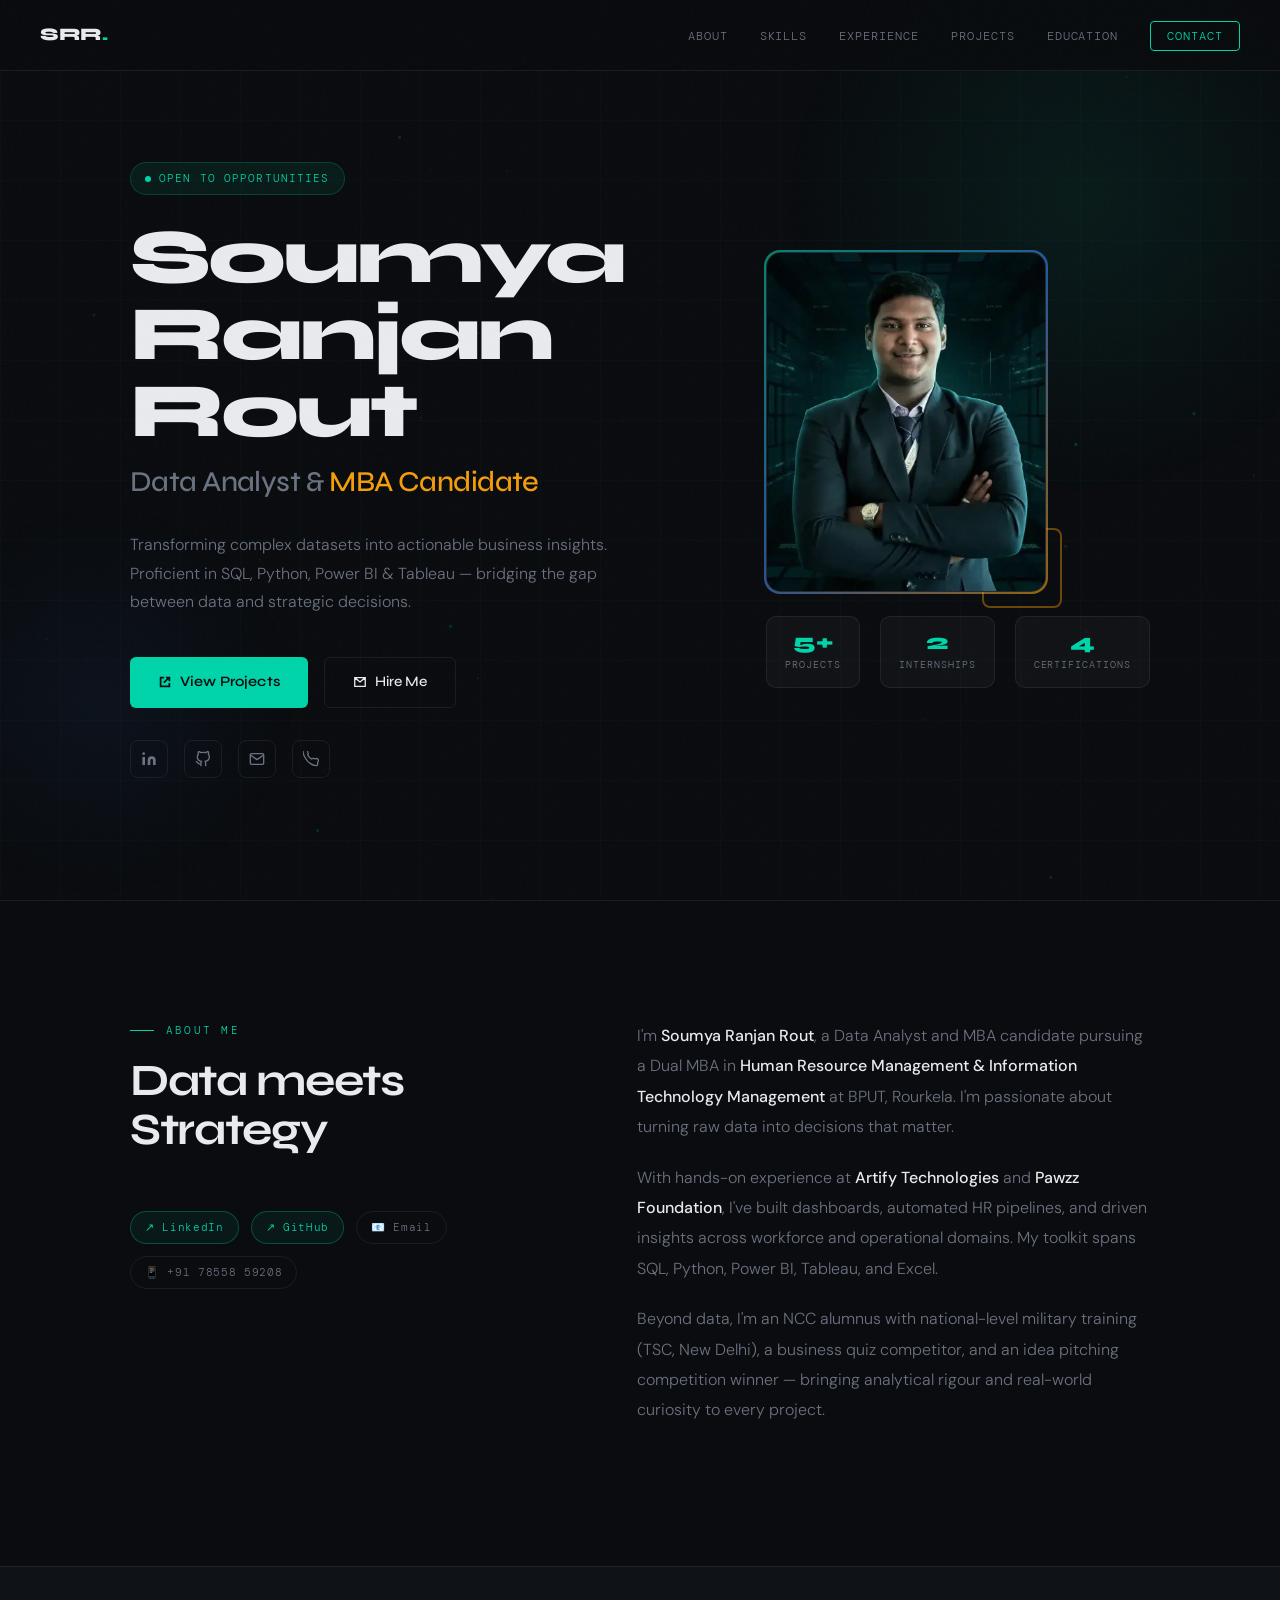
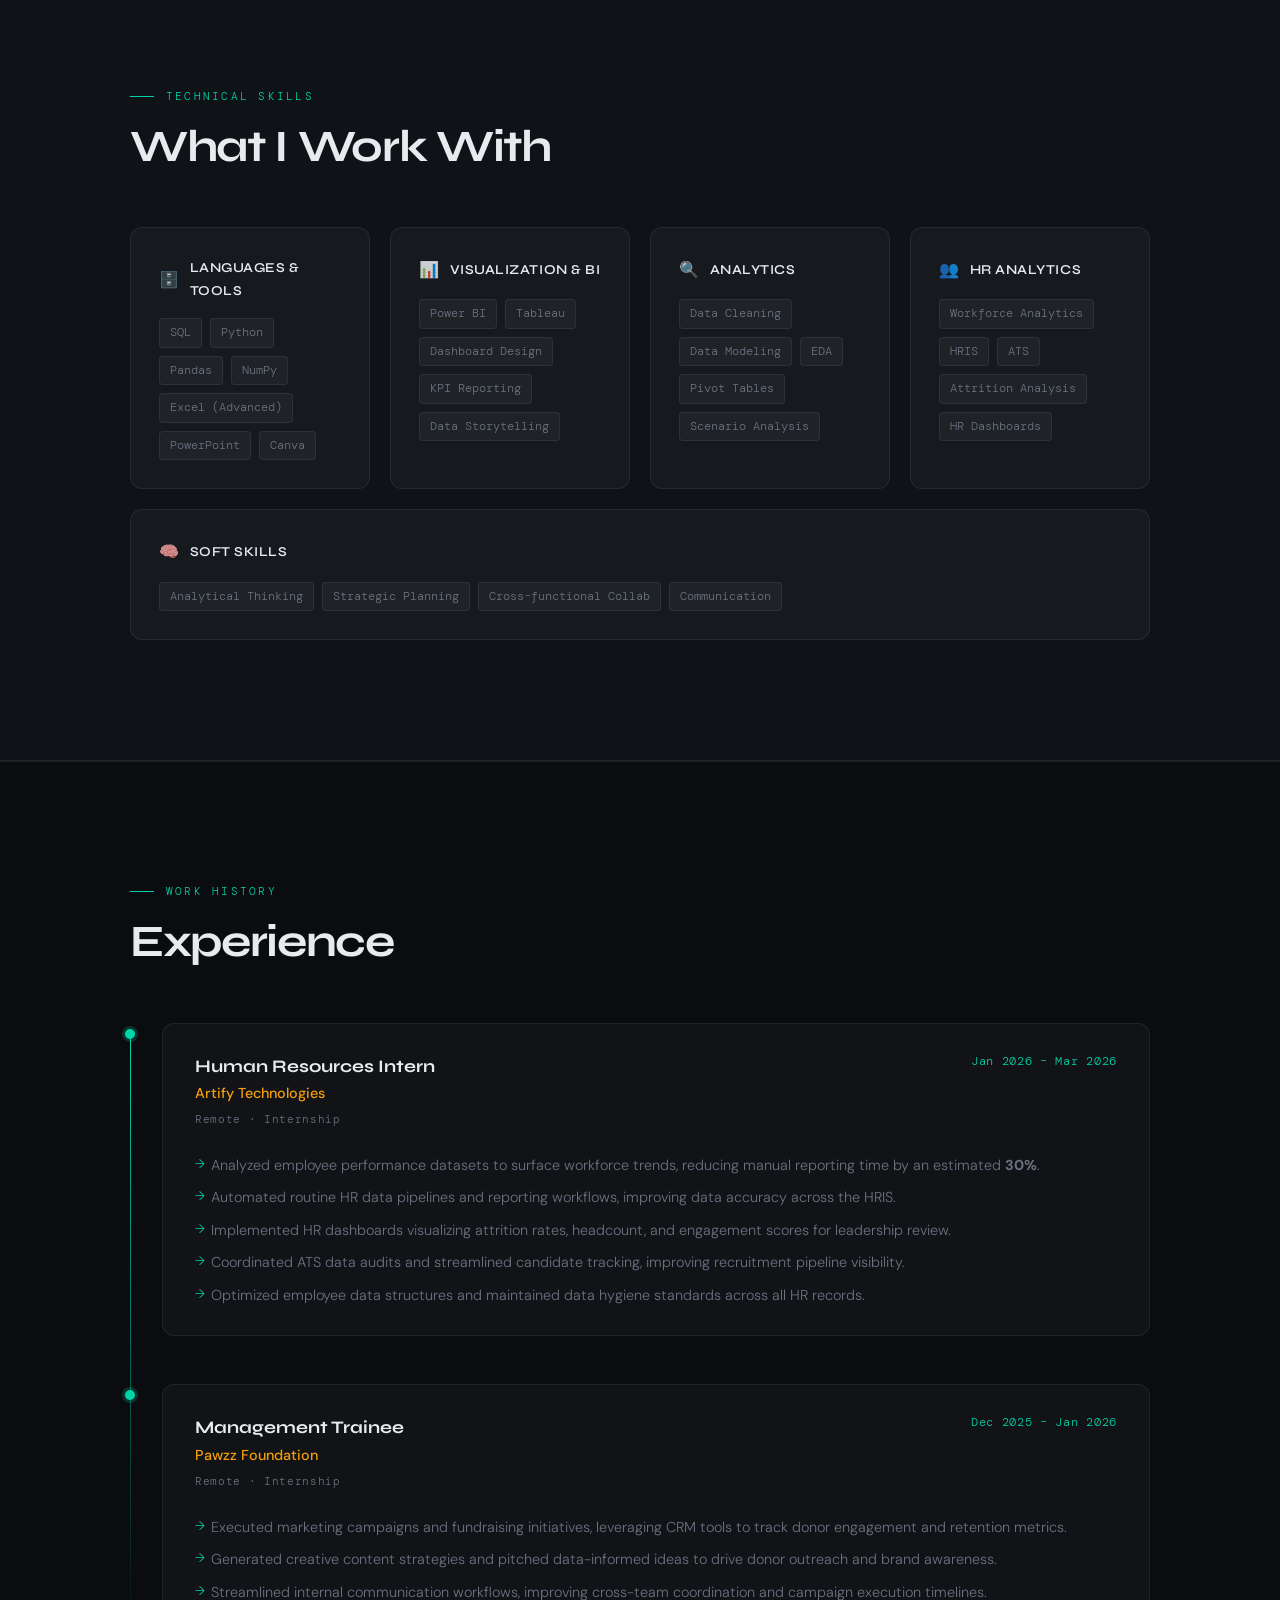
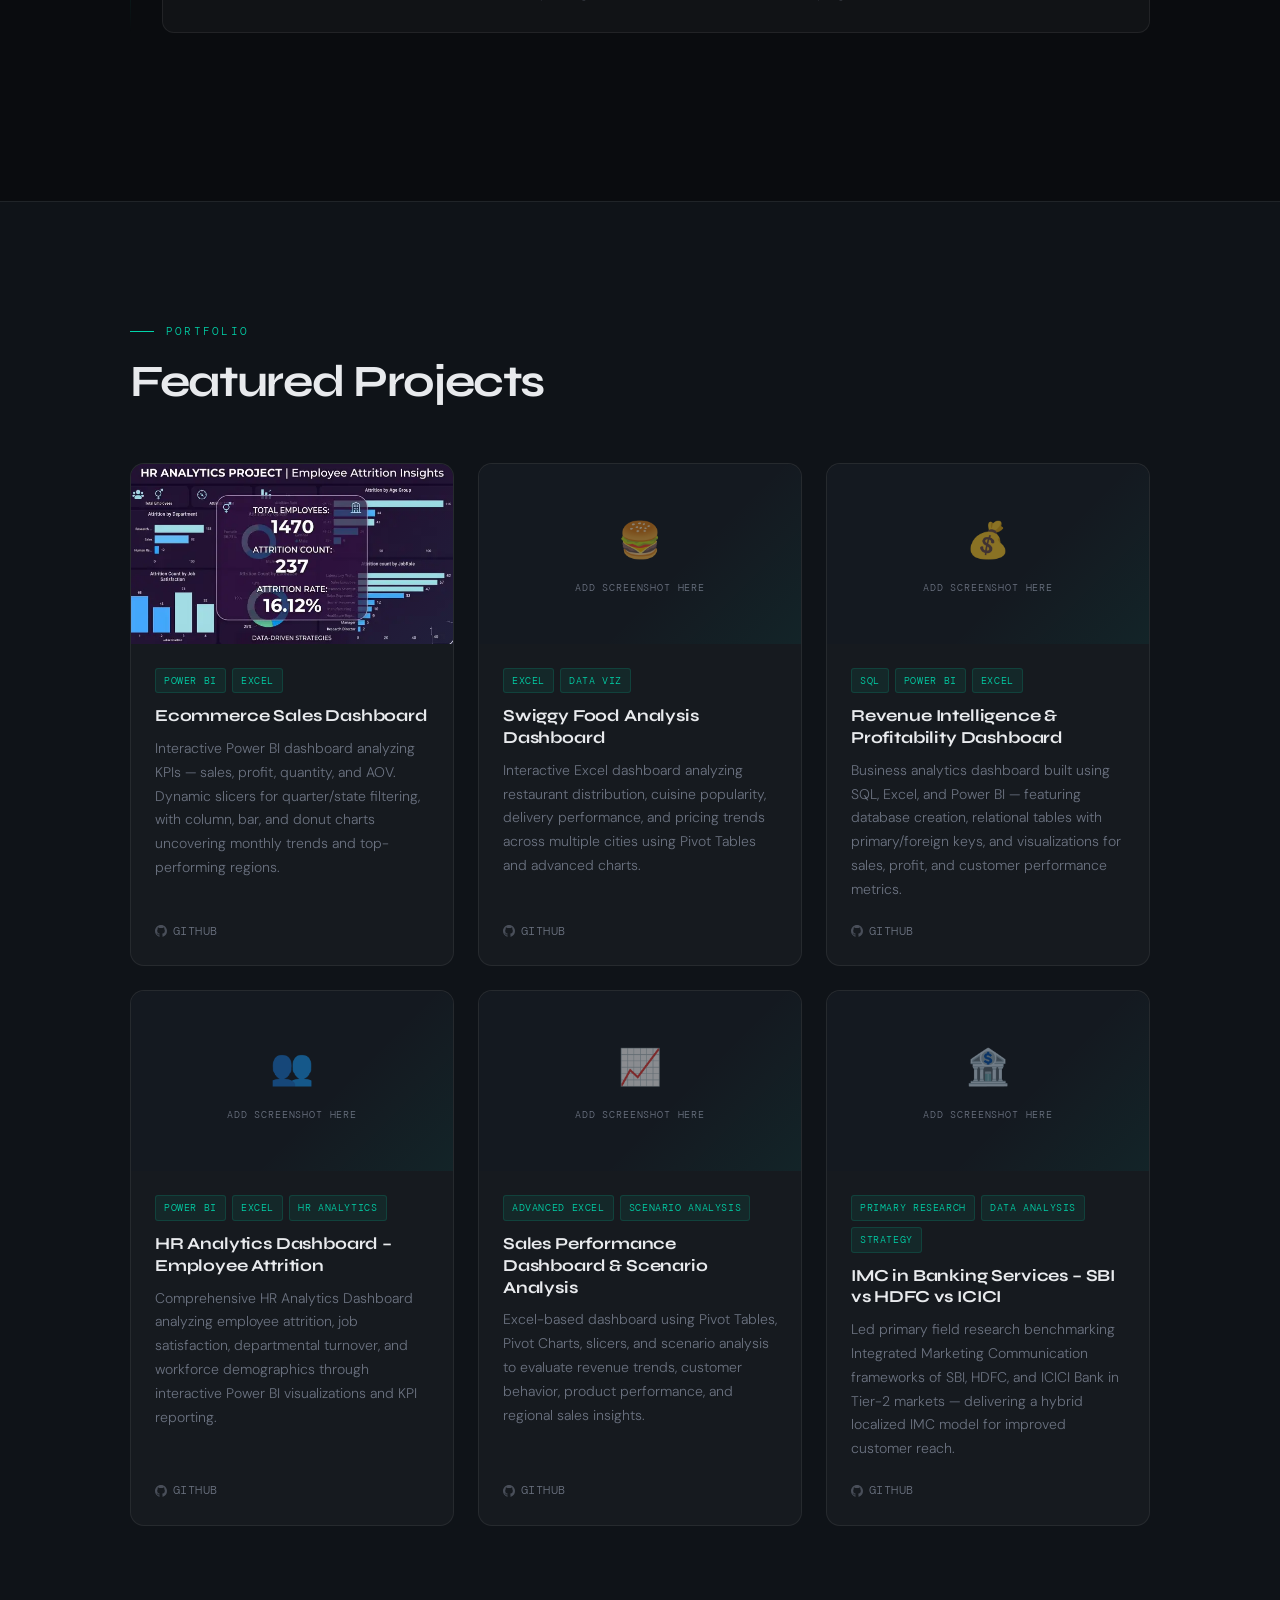
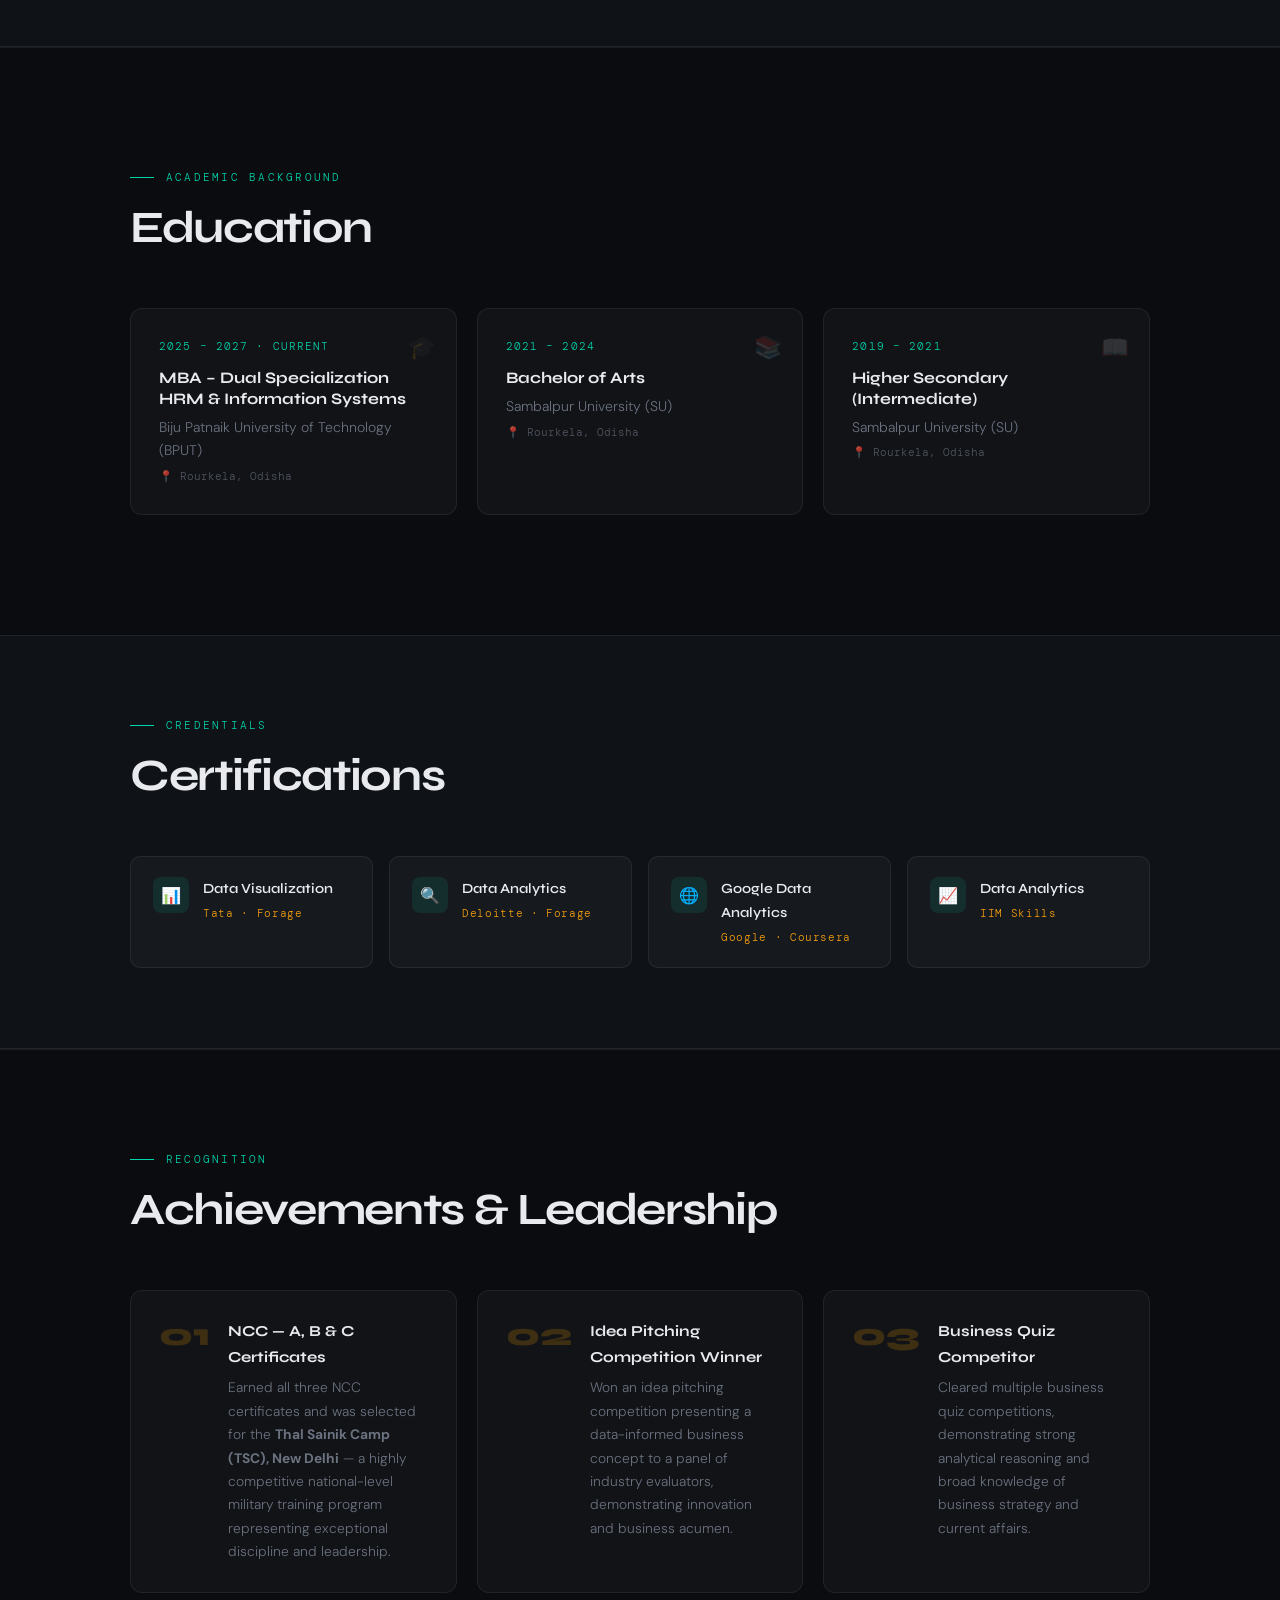
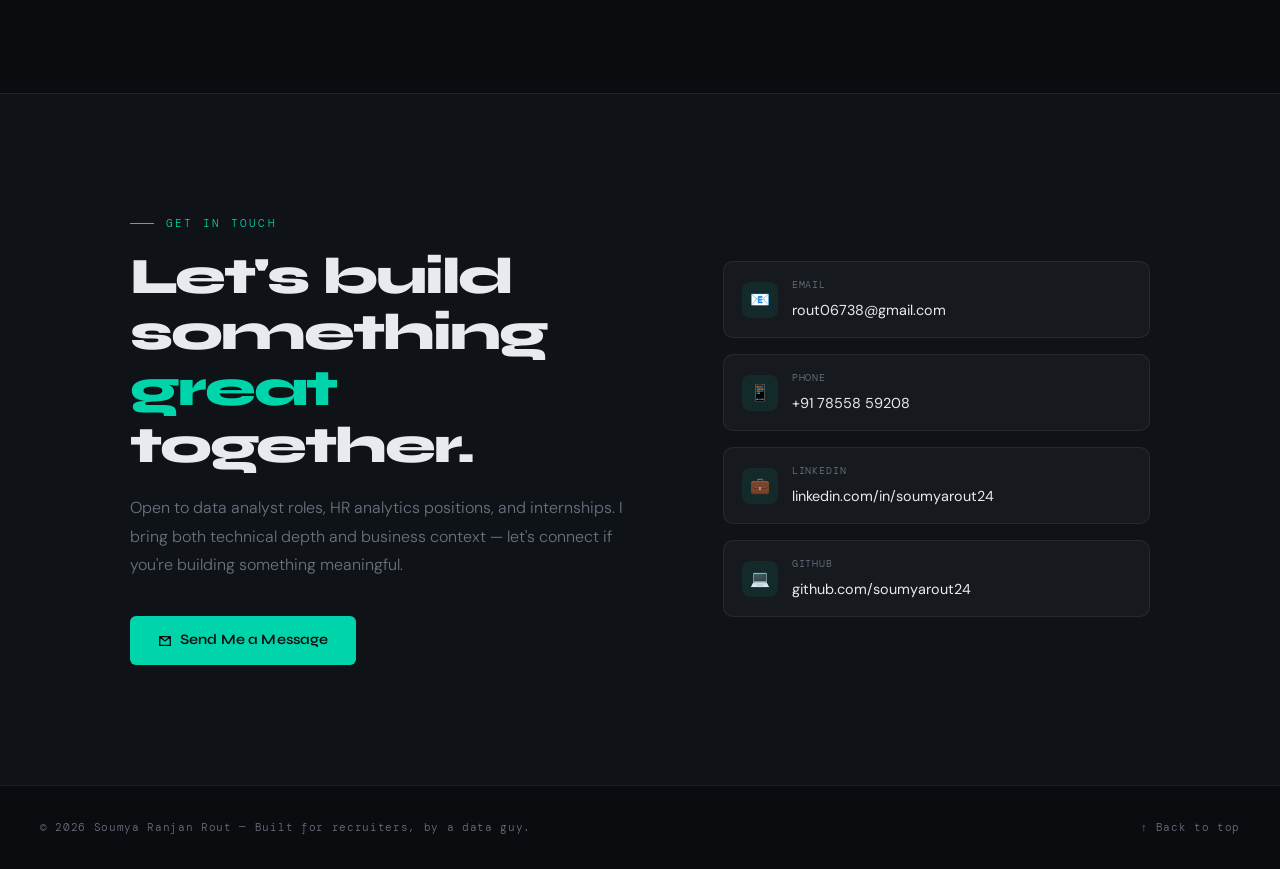
<file: Old/index.html>
<!DOCTYPE html>
<html lang="en">
<head>
<meta charset="UTF-8">
<meta name="viewport" content="width=device-width, initial-scale=1.0">
<title>Soumya Ranjan Rout – Data Analyst & MBA Candidate</title>
<link rel="preconnect" href="https://fonts.googleapis.com">
<link href="https://fonts.googleapis.com/css2?family=Syne:wght@400;500;600;700;800&family=DM+Sans:ital,wght@0,300;0,400;0,500;1,300&family=DM+Mono:wght@300;400&display=swap" rel="stylesheet">
<style>
  :root {
    --bg: #0a0c0f;
    --bg2: #0f1318;
    --bg3: #141920;
    --border: rgba(255,255,255,0.07);
    --text: #e8eaed;
    --muted: #6b7280;
    --accent: #00d4aa;
    --accent2: #f59e0b;
    --accent3: #3b82f6;
    --card: rgba(255,255,255,0.03);
    --card-hover: rgba(0,212,170,0.05);
    --font-display: 'Syne', sans-serif;
    --font-body: 'DM Sans', sans-serif;
    --font-mono: 'DM Mono', monospace;
  }

  *, *::before, *::after { box-sizing: border-box; margin: 0; padding: 0; }

  html { scroll-behavior: smooth; }

  body {
    background: var(--bg);
    color: var(--text);
    font-family: var(--font-body);
    font-weight: 300;
    line-height: 1.7;
    overflow-x: hidden;
  }

  /* ─── NOISE OVERLAY ─── */
  body::before {
    content: '';
    position: fixed;
    inset: 0;
    background-image: url("data:image/svg+xml,%3Csvg viewBox='0 0 256 256' xmlns='http://www.w3.org/2000/svg'%3E%3Cfilter id='n'%3E%3CfeTurbulence type='fractalNoise' baseFrequency='0.9' numOctaves='4' stitchTiles='stitch'/%3E%3C/filter%3E%3Crect width='100%25' height='100%25' filter='url(%23n)' opacity='0.03'/%3E%3C/svg%3E");
    pointer-events: none;
    z-index: 9999;
    opacity: 0.4;
  }

  /* ─── SCROLLBAR ─── */
  ::-webkit-scrollbar { width: 4px; }
  ::-webkit-scrollbar-track { background: var(--bg); }
  ::-webkit-scrollbar-thumb { background: var(--accent); border-radius: 2px; }

  /* ─── ANIMATED GRID BG ─── */
  .grid-bg {
    position: fixed;
    inset: 0;
    background-image:
      linear-gradient(rgba(0,212,170,0.03) 1px, transparent 1px),
      linear-gradient(90deg, rgba(0,212,170,0.03) 1px, transparent 1px);
    background-size: 60px 60px;
    pointer-events: none;
    z-index: 0;
  }

  /* ─── NAV ─── */
  nav {
    position: fixed;
    top: 0; left: 0; right: 0;
    z-index: 100;
    padding: 20px 40px;
    display: flex;
    align-items: center;
    justify-content: space-between;
    backdrop-filter: blur(20px);
    background: rgba(10,12,15,0.85);
    border-bottom: 1px solid var(--border);
    transition: all 0.3s ease;
  }

  .nav-logo {
    font-family: var(--font-display);
    font-size: 1.1rem;
    font-weight: 800;
    letter-spacing: -0.02em;
    color: var(--text);
    text-decoration: none;
  }
  .nav-logo span { color: var(--accent); }

  .nav-links {
    display: flex;
    gap: 32px;
    list-style: none;
  }
  .nav-links a {
    font-family: var(--font-mono);
    font-size: 0.75rem;
    color: var(--muted);
    text-decoration: none;
    letter-spacing: 0.08em;
    text-transform: uppercase;
    transition: color 0.2s;
    position: relative;
  }
  .nav-links a::after {
    content: '';
    position: absolute;
    bottom: -2px; left: 0;
    width: 0; height: 1px;
    background: var(--accent);
    transition: width 0.3s ease;
  }
  .nav-links a:hover { color: var(--accent); }
  .nav-links a:hover::after { width: 100%; }

  .nav-cta {
    background: transparent;
    border: 1px solid var(--accent);
    color: var(--accent) !important;
    padding: 6px 16px;
    border-radius: 4px;
    transition: all 0.2s !important;
  }
  .nav-cta:hover { background: var(--accent) !important; color: var(--bg) !important; }
  .nav-cta::after { display: none !important; }

  .hamburger {
    display: none;
    flex-direction: column;
    gap: 5px;
    cursor: pointer;
    background: none;
    border: none;
    padding: 4px;
  }
  .hamburger span {
    display: block;
    width: 22px;
    height: 2px;
    background: var(--text);
    transition: all 0.3s;
  }

  /* ─── SECTIONS ─── */
  section {
    position: relative;
    z-index: 1;
  }

  .container {
    max-width: 1100px;
    margin: 0 auto;
    padding: 0 40px;
  }

  .section-label {
    font-family: var(--font-mono);
    font-size: 0.7rem;
    letter-spacing: 0.2em;
    text-transform: uppercase;
    color: var(--accent);
    margin-bottom: 16px;
    display: flex;
    align-items: center;
    gap: 12px;
  }
  .section-label::before {
    content: '';
    display: inline-block;
    width: 24px;
    height: 1px;
    background: var(--accent);
  }

  h2.section-title {
    font-family: var(--font-display);
    font-size: clamp(2rem, 4vw, 2.8rem);
    font-weight: 700;
    letter-spacing: -0.03em;
    line-height: 1.1;
    color: var(--text);
    margin-bottom: 56px;
  }

  /* ─── HERO ─── */
  #hero {
    min-height: 100vh;
    display: flex;
    align-items: center;
    padding: 100px 0 60px;
    position: relative;
    overflow: hidden;
  }

  .hero-glow {
    position: absolute;
    width: 600px;
    height: 600px;
    border-radius: 50%;
    background: radial-gradient(circle, rgba(0,212,170,0.08) 0%, transparent 70%);
    top: -100px;
    right: -100px;
    pointer-events: none;
  }

  .hero-glow2 {
    position: absolute;
    width: 400px;
    height: 400px;
    border-radius: 50%;
    background: radial-gradient(circle, rgba(59,130,246,0.06) 0%, transparent 70%);
    bottom: 0;
    left: -100px;
    pointer-events: none;
  }

  .hero-inner {
    display: grid;
    grid-template-columns: 1fr auto;
    gap: 80px;
    align-items: center;
    width: 100%;
  }

  .hero-badge {
    display: inline-flex;
    align-items: center;
    gap: 8px;
    background: rgba(0,212,170,0.08);
    border: 1px solid rgba(0,212,170,0.2);
    color: var(--accent);
    padding: 6px 14px;
    border-radius: 100px;
    font-family: var(--font-mono);
    font-size: 0.7rem;
    letter-spacing: 0.1em;
    text-transform: uppercase;
    margin-bottom: 24px;
    animation: fadeUp 0.6s ease forwards;
  }
  .hero-badge .dot {
    width: 6px; height: 6px;
    border-radius: 50%;
    background: var(--accent);
    animation: pulse 2s infinite;
  }
  @keyframes pulse {
    0%, 100% { opacity: 1; transform: scale(1); }
    50% { opacity: 0.5; transform: scale(0.8); }
  }

  .hero-name {
    font-family: var(--font-display);
    font-size: clamp(2.8rem, 6vw, 5.2rem);
    font-weight: 800;
    letter-spacing: -0.04em;
    line-height: 1.0;
    color: var(--text);
    margin-bottom: 8px;
    animation: fadeUp 0.6s 0.1s ease both;
  }

  .hero-title {
    font-family: var(--font-display);
    font-size: clamp(1.2rem, 2.5vw, 1.8rem);
    font-weight: 500;
    color: var(--muted);
    letter-spacing: -0.02em;
    margin-bottom: 24px;
    animation: fadeUp 0.6s 0.2s ease both;
  }
  .hero-title .highlight {
    color: var(--accent2);
    position: relative;
  }

  .hero-desc {
    font-size: 1rem;
    color: var(--muted);
    max-width: 520px;
    margin-bottom: 40px;
    line-height: 1.8;
    animation: fadeUp 0.6s 0.3s ease both;
  }

  .hero-actions {
    display: flex;
    gap: 16px;
    flex-wrap: wrap;
    animation: fadeUp 0.6s 0.4s ease both;
  }

  .btn-primary {
    display: inline-flex;
    align-items: center;
    gap: 8px;
    background: var(--accent);
    color: var(--bg);
    padding: 12px 28px;
    border-radius: 6px;
    font-family: var(--font-display);
    font-weight: 600;
    font-size: 0.9rem;
    letter-spacing: 0.01em;
    text-decoration: none;
    transition: all 0.2s ease;
    border: none;
    cursor: pointer;
  }
  .btn-primary:hover {
    background: #00eebb;
    transform: translateY(-2px);
    box-shadow: 0 8px 24px rgba(0,212,170,0.3);
  }

  .btn-ghost {
    display: inline-flex;
    align-items: center;
    gap: 8px;
    background: transparent;
    color: var(--text);
    padding: 12px 28px;
    border-radius: 6px;
    font-family: var(--font-display);
    font-weight: 500;
    font-size: 0.9rem;
    text-decoration: none;
    border: 1px solid var(--border);
    transition: all 0.2s ease;
  }
  .btn-ghost:hover {
    border-color: rgba(255,255,255,0.2);
    background: rgba(255,255,255,0.04);
    transform: translateY(-2px);
  }

  .hero-socials {
    display: flex;
    gap: 16px;
    margin-top: 32px;
    animation: fadeUp 0.6s 0.5s ease both;
  }
  .hero-socials a {
    width: 38px; height: 38px;
    border-radius: 8px;
    border: 1px solid var(--border);
    display: flex; align-items: center; justify-content: center;
    color: var(--muted);
    text-decoration: none;
    font-size: 0.85rem;
    transition: all 0.2s;
  }
  .hero-socials a:hover {
    border-color: var(--accent);
    color: var(--accent);
    background: rgba(0,212,170,0.08);
  }

  /* ─── PROFILE IMAGE ─── */
  .hero-image-wrap {
    position: relative;
    animation: fadeUp 0.6s 0.2s ease both;
    flex-shrink: 0;
  }
  .hero-image-frame {
    width: 280px;
    height: 340px;
    position: relative;
  }
  .hero-image-frame::before {
    content: '';
    position: absolute;
    inset: -2px;
    border-radius: 16px;
    background: linear-gradient(135deg, var(--accent), var(--accent3), var(--accent2));
    z-index: 0;
    opacity: 0.6;
  }
  .profile-img-placeholder {
    position: relative;
    z-index: 1;
    width: 100%;
    height: 100%;
    border-radius: 15px;
    background: var(--bg3);
    display: flex;
    flex-direction: column;
    align-items: center;
    justify-content: center;
    gap: 12px;
    border: 1px solid var(--border);
    overflow: hidden;
  }
  .profile-img-placeholder img {
    width: 100%;
    height: 100%;
    object-fit: cover;
    display: block;
  }
  .profile-img-placeholder .ph-icon {
    width: 64px; height: 64px;
    border-radius: 50%;
    background: rgba(0,212,170,0.1);
    border: 2px dashed rgba(0,212,170,0.3);
    display: flex; align-items: center; justify-content: center;
    font-size: 1.6rem;
  }
  .profile-img-placeholder .ph-text {
    font-family: var(--font-mono);
    font-size: 0.7rem;
    color: var(--muted);
    text-align: center;
    line-height: 1.5;
  }
  .hero-image-frame .corner-accent {
    position: absolute;
    bottom: -16px; right: -16px;
    width: 80px; height: 80px;
    border: 2px solid var(--accent2);
    border-radius: 8px;
    z-index: -1;
    opacity: 0.4;
  }
  .stats-row {
    display: flex;
    gap: 20px;
    margin-top: 24px;
  }
  .stat-card {
    background: var(--card);
    border: 1px solid var(--border);
    border-radius: 10px;
    padding: 14px 18px;
    text-align: center;
    flex: 1;
    transition: all 0.2s;
  }
  .stat-card:hover { border-color: rgba(0,212,170,0.3); background: var(--card-hover); }
  .stat-num {
    font-family: var(--font-display);
    font-size: 1.4rem;
    font-weight: 800;
    color: var(--accent);
    line-height: 1;
    margin-bottom: 4px;
  }
  .stat-label {
    font-family: var(--font-mono);
    font-size: 0.6rem;
    letter-spacing: 0.1em;
    color: var(--muted);
    text-transform: uppercase;
  }

  @keyframes fadeUp {
    from { opacity: 0; transform: translateY(24px); }
    to { opacity: 1; transform: translateY(0); }
  }

  /* ─── ABOUT ─── */
  #about {
    padding: 120px 0;
    border-top: 1px solid var(--border);
  }
  .about-grid {
    display: grid;
    grid-template-columns: 1fr 1.2fr;
    gap: 80px;
    align-items: start;
  }
  .about-text p {
    color: var(--muted);
    font-size: 1rem;
    line-height: 1.9;
    margin-bottom: 20px;
  }
  .about-text p strong { color: var(--text); font-weight: 500; }
  .about-links {
    display: flex;
    flex-wrap: wrap;
    gap: 12px;
    margin-top: 28px;
  }
  .chip {
    display: inline-flex;
    align-items: center;
    gap: 6px;
    padding: 6px 14px;
    border-radius: 100px;
    font-family: var(--font-mono);
    font-size: 0.7rem;
    letter-spacing: 0.06em;
    border: 1px solid var(--border);
    color: var(--muted);
    transition: all 0.2s;
    text-decoration: none;
  }
  .chip:hover { border-color: var(--accent); color: var(--accent); background: rgba(0,212,170,0.06); }
  .chip.accent { border-color: rgba(0,212,170,0.3); color: var(--accent); background: rgba(0,212,170,0.06); }

  /* ─── SKILLS ─── */
  #skills {
    padding: 120px 0;
    background: var(--bg2);
    border-top: 1px solid var(--border);
    border-bottom: 1px solid var(--border);
  }
  .skills-grid {
    display: grid;
    grid-template-columns: repeat(4, 1fr);
    gap: 20px;
  }
  /* 5th card (Soft Skills) spans full width — feels like a featured summary card */
  .skills-grid .skill-group:nth-child(5) {
    grid-column: 1 / -1;
  }
  /* On the full-width 5th card, arrange skill tags in a horizontal flex row */
  .skills-grid .skill-group:nth-child(5) .skill-tags {
    flex-direction: row;
    flex-wrap: wrap;
  }
  .skill-group {
    background: var(--card);
    border: 1px solid var(--border);
    border-radius: 12px;
    padding: 28px;
    transition: all 0.3s;
    position: relative;
    overflow: hidden;
  }
  .skill-group::before {
    content: '';
    position: absolute;
    top: 0; left: 0; right: 0;
    height: 2px;
    background: linear-gradient(90deg, var(--accent), transparent);
    transform: scaleX(0);
    transform-origin: left;
    transition: transform 0.3s;
  }
  .skill-group:hover::before { transform: scaleX(1); }
  .skill-group:hover { border-color: rgba(0,212,170,0.2); background: var(--card-hover); }
  .skill-group h3 {
    font-family: var(--font-display);
    font-size: 0.85rem;
    font-weight: 600;
    letter-spacing: 0.04em;
    text-transform: uppercase;
    color: var(--text);
    margin-bottom: 16px;
    display: flex;
    align-items: center;
    gap: 10px;
  }
  .skill-group h3 .ico {
    font-size: 1rem;
    opacity: 0.8;
  }
  .skill-tags {
    display: flex;
    flex-wrap: wrap;
    gap: 8px;
  }
  .skill-tag {
    background: rgba(255,255,255,0.04);
    border: 1px solid var(--border);
    border-radius: 4px;
    padding: 4px 10px;
    font-family: var(--font-mono);
    font-size: 0.72rem;
    color: var(--muted);
    transition: all 0.2s;
  }
  .skill-tag:hover { color: var(--accent); border-color: rgba(0,212,170,0.3); }

  /* ─── EXPERIENCE ─── */
  #experience {
    padding: 120px 0;
    border-top: 1px solid var(--border);
  }
  .timeline {
    position: relative;
    padding-left: 32px;
  }
  .timeline::before {
    content: '';
    position: absolute;
    left: 0; top: 8px; bottom: 0;
    width: 1px;
    background: linear-gradient(to bottom, var(--accent), transparent);
  }
  .timeline-item {
    position: relative;
    margin-bottom: 48px;
    opacity: 0;
    transform: translateX(-20px);
    transition: all 0.5s ease;
  }
  .timeline-item.visible { opacity: 1; transform: translateX(0); }
  .timeline-dot {
    position: absolute;
    left: -37px;
    top: 6px;
    width: 10px; height: 10px;
    border-radius: 50%;
    background: var(--accent);
    box-shadow: 0 0 0 3px rgba(0,212,170,0.2);
  }
  .exp-card {
    background: var(--card);
    border: 1px solid var(--border);
    border-radius: 12px;
    padding: 28px 32px;
    transition: all 0.3s;
  }
  .exp-card:hover { border-color: rgba(0,212,170,0.2); background: var(--card-hover); }
  .exp-header {
    display: flex;
    justify-content: space-between;
    align-items: flex-start;
    flex-wrap: wrap;
    gap: 8px;
    margin-bottom: 8px;
  }
  .exp-role {
    font-family: var(--font-display);
    font-size: 1.1rem;
    font-weight: 700;
    color: var(--text);
  }
  .exp-period {
    font-family: var(--font-mono);
    font-size: 0.72rem;
    color: var(--accent);
    letter-spacing: 0.06em;
    white-space: nowrap;
  }
  .exp-company {
    font-size: 0.9rem;
    color: var(--accent2);
    font-weight: 500;
    margin-bottom: 4px;
  }
  .exp-type {
    font-family: var(--font-mono);
    font-size: 0.7rem;
    color: var(--muted);
    letter-spacing: 0.06em;
    margin-bottom: 16px;
  }
  .exp-bullets {
    list-style: none;
    display: flex;
    flex-direction: column;
    gap: 8px;
  }
  .exp-bullets li {
    font-size: 0.9rem;
    color: var(--muted);
    line-height: 1.7;
    padding-left: 16px;
    position: relative;
  }
  .exp-bullets li::before {
    content: '→';
    position: absolute;
    left: 0;
    color: var(--accent);
    font-size: 0.8rem;
  }

  /* ─── PROJECTS ─── */
  #projects {
    padding: 120px 0;
    background: var(--bg2);
    border-top: 1px solid var(--border);
    border-bottom: 1px solid var(--border);
  }
  .projects-grid {
    display: grid;
    grid-template-columns: repeat(auto-fill, minmax(320px, 1fr));
    gap: 24px;
  }
  .project-card {
    background: var(--card);
    border: 1px solid var(--border);
    border-radius: 14px;
    overflow: hidden;
    transition: all 0.3s;
    display: flex;
    flex-direction: column;
    opacity: 0;
    transform: translateY(20px);
  }
  .project-card.visible { opacity: 1; transform: translateY(0); }
  .project-card:hover {
    border-color: rgba(0,212,170,0.25);
    transform: translateY(-4px);
    box-shadow: 0 16px 48px rgba(0,0,0,0.4);
  }
  .project-thumb {
    width: 100%;
    height: 180px;
    background: var(--bg3);
    position: relative;
    overflow: hidden;
    display: flex;
    align-items: center;
    justify-content: center;
    flex-direction: column;
    gap: 8px;
  }
  .project-thumb::after {
    content: '';
    position: absolute;
    inset: 0;
    background: linear-gradient(135deg, transparent 60%, rgba(0,212,170,0.06));
  }
  .project-thumb .ph-project-icon {
    font-size: 2.2rem;
    opacity: 0.5;
  }
  .project-thumb .ph-project-text {
    font-family: var(--font-mono);
    font-size: 0.65rem;
    color: var(--muted);
    text-align: center;
    letter-spacing: 0.08em;
    text-transform: uppercase;
  }
  .project-thumb img {
    width: 100%;
    height: 100%;
    object-fit: cover;
  }
  .project-body {
    padding: 24px;
    flex: 1;
    display: flex;
    flex-direction: column;
  }
  .project-tags {
    display: flex;
    flex-wrap: wrap;
    gap: 6px;
    margin-bottom: 12px;
  }
  .project-tag {
    font-family: var(--font-mono);
    font-size: 0.65rem;
    letter-spacing: 0.06em;
    text-transform: uppercase;
    color: var(--accent);
    background: rgba(0,212,170,0.08);
    border: 1px solid rgba(0,212,170,0.15);
    padding: 3px 8px;
    border-radius: 3px;
  }
  .project-name {
    font-family: var(--font-display);
    font-size: 1.05rem;
    font-weight: 700;
    color: var(--text);
    margin-bottom: 10px;
    letter-spacing: -0.01em;
    line-height: 1.3;
  }
  .project-desc {
    font-size: 0.875rem;
    color: var(--muted);
    line-height: 1.7;
    flex: 1;
    margin-bottom: 20px;
  }
  .project-links {
    display: flex;
    gap: 10px;
  }
  .project-link {
    display: inline-flex;
    align-items: center;
    gap: 6px;
    font-family: var(--font-mono);
    font-size: 0.72rem;
    letter-spacing: 0.04em;
    text-transform: uppercase;
    color: var(--muted);
    text-decoration: none;
    transition: color 0.2s;
  }
  .project-link:hover { color: var(--accent); }
  .project-link svg { opacity: 0.6; }

  /* ─── EDUCATION ─── */
  #education {
    padding: 120px 0;
    border-top: 1px solid var(--border);
  }
  .edu-grid {
    display: grid;
    grid-template-columns: repeat(auto-fit, minmax(280px, 1fr));
    gap: 20px;
  }
  .edu-card {
    background: var(--card);
    border: 1px solid var(--border);
    border-radius: 12px;
    padding: 28px;
    transition: all 0.3s;
    position: relative;
    overflow: hidden;
    opacity: 0;
    transform: translateY(16px);
  }
  .edu-card.visible { opacity: 1; transform: translateY(0); }
  .edu-card:hover { border-color: rgba(0,212,170,0.2); background: var(--card-hover); }
  .edu-year {
    font-family: var(--font-mono);
    font-size: 0.7rem;
    letter-spacing: 0.1em;
    color: var(--accent);
    text-transform: uppercase;
    margin-bottom: 12px;
  }
  .edu-degree {
    font-family: var(--font-display);
    font-size: 1rem;
    font-weight: 700;
    color: var(--text);
    margin-bottom: 6px;
    line-height: 1.3;
  }
  .edu-uni {
    font-size: 0.875rem;
    color: var(--muted);
    margin-bottom: 4px;
  }
  .edu-loc {
    font-family: var(--font-mono);
    font-size: 0.7rem;
    color: var(--muted);
    opacity: 0.7;
  }
  .edu-badge {
    position: absolute;
    top: 20px; right: 20px;
    font-size: 1.4rem;
    opacity: 0.15;
  }

  /* ─── CERTIFICATIONS ─── */
  #certifications {
    padding: 80px 0;
    background: var(--bg2);
    border-top: 1px solid var(--border);
    border-bottom: 1px solid var(--border);
  }
  .cert-grid {
    display: grid;
    grid-template-columns: repeat(auto-fill, minmax(220px, 1fr));
    gap: 16px;
  }
  .cert-card {
    background: var(--card);
    border: 1px solid var(--border);
    border-radius: 10px;
    padding: 20px 22px;
    display: flex;
    align-items: flex-start;
    gap: 14px;
    transition: all 0.2s;
    cursor: pointer;
    position: relative;
  }
  .cert-card:hover { border-color: rgba(0,212,170,0.25); background: var(--card-hover); transform: translateY(-2px); box-shadow: 0 8px 24px rgba(0,0,0,0.3); }
  .cert-card .cert-click-hint {
    position: absolute;
    top: 10px; right: 10px;
    font-family: var(--font-mono);
    font-size: 0.58rem;
    letter-spacing: 0.06em;
    text-transform: uppercase;
    color: var(--accent);
    opacity: 0;
    transition: opacity 0.2s;
    background: rgba(0,212,170,0.08);
    border: 1px solid rgba(0,212,170,0.2);
    padding: 2px 6px;
    border-radius: 3px;
  }
  .cert-card:hover .cert-click-hint { opacity: 1; }
  .cert-icon {
    width: 36px; height: 36px;
    border-radius: 8px;
    background: rgba(0,212,170,0.1);
    display: flex; align-items: center; justify-content: center;
    font-size: 1rem;
    flex-shrink: 0;
  }
  .cert-name {
    font-family: var(--font-display);
    font-size: 0.875rem;
    font-weight: 600;
    color: var(--text);
    margin-bottom: 3px;
  }
  .cert-org {
    font-family: var(--font-mono);
    font-size: 0.68rem;
    color: var(--accent2);
    letter-spacing: 0.06em;
  }

  /* ─── CERT MODAL ─── */
  .cert-modal-overlay {
    position: fixed;
    inset: 0;
    background: rgba(0,0,0,0.85);
    backdrop-filter: blur(12px);
    z-index: 9000;
    display: flex;
    align-items: center;
    justify-content: center;
    padding: 20px;
    opacity: 0;
    pointer-events: none;
    transition: opacity 0.3s ease;
  }
  .cert-modal-overlay.open {
    opacity: 1;
    pointer-events: all;
  }
  .cert-modal {
    background: var(--bg3);
    border: 1px solid rgba(0,212,170,0.2);
    border-radius: 20px;
    width: 100%;
    max-width: 600px;
    max-height: 90vh;
    overflow-y: auto;
    position: relative;
    box-shadow: 0 32px 80px rgba(0,0,0,0.6), 0 0 60px rgba(0,212,170,0.05);
    transform: translateY(24px) scale(0.97);
    transition: transform 0.3s ease, opacity 0.3s ease;
  }
  .cert-modal-overlay.open .cert-modal {
    transform: translateY(0) scale(1);
  }
  .cert-modal-header {
    padding: 28px 32px 20px;
    border-bottom: 1px solid var(--border);
    display: flex;
    align-items: flex-start;
    justify-content: space-between;
    gap: 16px;
    position: sticky;
    top: 0;
    background: var(--bg3);
    z-index: 1;
    border-radius: 20px 20px 0 0;
  }
  .cert-modal-title-wrap { display: flex; align-items: center; gap: 14px; }
  .cert-modal-icon {
    width: 48px; height: 48px;
    border-radius: 12px;
    background: rgba(0,212,170,0.1);
    border: 1px solid rgba(0,212,170,0.2);
    display: flex; align-items: center; justify-content: center;
    font-size: 1.4rem;
    flex-shrink: 0;
  }
  .cert-modal-name {
    font-family: var(--font-display);
    font-size: 1.1rem;
    font-weight: 700;
    color: var(--text);
    margin-bottom: 4px;
    letter-spacing: -0.01em;
  }
  .cert-modal-issuer {
    font-family: var(--font-mono);
    font-size: 0.72rem;
    color: var(--accent2);
    letter-spacing: 0.06em;
  }
  .cert-modal-close {
    background: rgba(255,255,255,0.06);
    border: 1px solid var(--border);
    color: var(--muted);
    width: 36px; height: 36px;
    border-radius: 8px;
    cursor: pointer;
    display: flex; align-items: center; justify-content: center;
    font-size: 1.1rem;
    flex-shrink: 0;
    transition: all 0.2s;
    line-height: 1;
  }
  .cert-modal-close:hover { background: rgba(255,255,255,0.1); color: var(--text); border-color: rgba(255,255,255,0.2); }
  .cert-modal-body {
    padding: 28px 32px;
  }
  .cert-preview-area {
    background: var(--bg2);
    border: 1px solid var(--border);
    border-radius: 12px;
    min-height: 280px;
    display: flex;
    align-items: center;
    justify-content: center;
    flex-direction: column;
    gap: 16px;
    margin-bottom: 24px;
    position: relative;
    overflow: hidden;
  }
  .cert-preview-area::before {
    content: '';
    position: absolute;
    inset: 0;
    background: linear-gradient(135deg, rgba(0,212,170,0.03) 0%, rgba(59,130,246,0.03) 50%, rgba(245,158,11,0.03) 100%);
  }
  .cert-preview-mock {
    position: relative;
    width: 90%;
    max-width: 440px;
    background: linear-gradient(135deg, #1a1f2e 0%, #0f1318 100%);
    border: 1px solid rgba(0,212,170,0.15);
    border-radius: 12px;
    padding: 32px;
    text-align: center;
    box-shadow: 0 8px 32px rgba(0,0,0,0.5);
  }
  .cert-preview-mock::before {
    content: '';
    position: absolute;
    inset: -1px;
    border-radius: 13px;
    background: linear-gradient(135deg, rgba(0,212,170,0.3), rgba(59,130,246,0.2), rgba(245,158,11,0.3));
    z-index: -1;
  }
  .cert-mock-logo {
    font-size: 2rem;
    margin-bottom: 12px;
    display: block;
  }
  .cert-mock-title {
    font-family: var(--font-display);
    font-size: 0.65rem;
    letter-spacing: 0.25em;
    text-transform: uppercase;
    color: var(--muted);
    margin-bottom: 8px;
  }
  .cert-mock-name-display {
    font-family: var(--font-display);
    font-size: 1.15rem;
    font-weight: 800;
    color: var(--text);
    margin-bottom: 6px;
    letter-spacing: -0.02em;
  }
  .cert-mock-course {
    font-family: var(--font-body);
    font-size: 0.8rem;
    color: var(--accent);
    margin-bottom: 16px;
  }

  
  .cert-mock-divider {
    height: 1px;
    background: linear-gradient(90deg, transparent, rgba(0,212,170,0.3), transparent);
    margin: 16px 0;
  }
  .cert-mock-issuer-label {
    font-family: var(--font-mono);
    font-size: 0.62rem;
    letter-spacing: 0.12em;
    text-transform: uppercase;
    color: var(--muted);
    margin-bottom: 4px;
  }
  .cert-mock-issuer-name {
    font-family: var(--font-display);
    font-size: 0.9rem;
    font-weight: 700;
    color: var(--accent2);
  }
  .cert-mock-seal {
    position: absolute;
    bottom: 16px; right: 16px;
    width: 44px; height: 44px;
    border-radius: 50%;
    background: rgba(0,212,170,0.08);
    border: 1px solid rgba(0,212,170,0.2);
    display: flex; align-items: center; justify-content: center;
    font-size: 1.2rem;
  }
  .cert-modal-meta {
    display: grid;
    grid-template-columns: 1fr 1fr;
    gap: 12px;
    margin-bottom: 24px;
  }
  .cert-meta-item {
    background: var(--card);
    border: 1px solid var(--border);
    border-radius: 8px;
    padding: 12px 16px;
  }
  .cert-meta-label {
    font-family: var(--font-mono);
    font-size: 0.6rem;
    letter-spacing: 0.12em;
    text-transform: uppercase;
    color: var(--muted);
    margin-bottom: 4px;
  }
  .cert-meta-value {
    font-family: var(--font-display);
    font-size: 0.875rem;
    font-weight: 600;
    color: var(--text);
  }
  .cert-modal-actions {
    display: flex;
    gap: 10px;
    flex-wrap: wrap;
  }
  .cert-btn {
    display: inline-flex;
    align-items: center;
    gap: 8px;
    padding: 10px 20px;
    border-radius: 8px;
    font-family: var(--font-display);
    font-size: 0.82rem;
    font-weight: 600;
    text-decoration: none;
    transition: all 0.2s;
    cursor: pointer;
  }
  .cert-btn-primary {
    background: var(--accent);
    color: var(--bg);
    border: none;
  }
  .cert-btn-primary:hover { background: #00eebb; transform: translateY(-1px); box-shadow: 0 6px 20px rgba(0,212,170,0.3); }
  .cert-btn-ghost {
    background: transparent;
    color: var(--muted);
    border: 1px solid var(--border);
  }
  .cert-btn-ghost:hover { border-color: rgba(255,255,255,0.2); color: var(--text); background: rgba(255,255,255,0.04); }
  .cert-upload-note {
    font-family: var(--font-mono);
    font-size: 0.65rem;
    color: var(--muted);
    letter-spacing: 0.05em;
    margin-top: 12px;
    padding: 10px 14px;
    background: rgba(245,158,11,0.05);
    border: 1px solid rgba(245,158,11,0.15);
    border-radius: 6px;
    display: flex;
    align-items: center;
    gap: 8px;
  }

  /* ─── ACHIEVEMENTS ─── */
  #achievements {
    padding: 100px 0;
    border-top: 1px solid var(--border);
  }
  .ach-grid {
    display: grid;
    grid-template-columns: repeat(auto-fit, minmax(280px, 1fr));
    gap: 20px;
  }
  .ach-card {
    background: var(--card);
    border: 1px solid var(--border);
    border-radius: 12px;
    padding: 28px;
    display: flex;
    gap: 18px;
    align-items: flex-start;
    transition: all 0.3s;
  }
  .ach-card:hover { border-color: rgba(245,158,11,0.25); background: rgba(245,158,11,0.03); }
  .ach-num {
    font-family: var(--font-display);
    font-size: 2rem;
    font-weight: 800;
    color: rgba(245,158,11,0.2);
    line-height: 1;
    flex-shrink: 0;
    min-width: 36px;
  }
  .ach-title {
    font-family: var(--font-display);
    font-size: 0.95rem;
    font-weight: 700;
    color: var(--text);
    margin-bottom: 6px;
  }
  .ach-desc {
    font-size: 0.86rem;
    color: var(--muted);
    line-height: 1.7;
  }

  /* ─── CONTACT ─── */
  #contact {
    padding: 120px 0;
    background: var(--bg2);
    border-top: 1px solid var(--border);
  }
  .contact-inner {
    display: grid;
    grid-template-columns: 1.2fr 1fr;
    gap: 80px;
    align-items: center;
  }
  .contact-heading {
    font-family: var(--font-display);
    font-size: clamp(2rem, 4vw, 3.2rem);
    font-weight: 800;
    letter-spacing: -0.04em;
    color: var(--text);
    line-height: 1.1;
    margin-bottom: 20px;
  }
  .contact-heading .em { color: var(--accent); }
  .contact-sub {
    color: var(--muted);
    font-size: 1rem;
    line-height: 1.8;
    margin-bottom: 36px;
  }
  .contact-items {
    display: flex;
    flex-direction: column;
    gap: 16px;
  }
  .contact-item {
    display: flex;
    align-items: center;
    gap: 14px;
    text-decoration: none;
    color: var(--muted);
    transition: color 0.2s;
    padding: 14px 18px;
    border-radius: 10px;
    background: var(--card);
    border: 1px solid var(--border);
    transition: all 0.2s;
  }
  .contact-item:hover { border-color: rgba(0,212,170,0.3); color: var(--accent); background: var(--card-hover); }
  .contact-item-icon {
    width: 36px; height: 36px;
    border-radius: 8px;
    background: rgba(0,212,170,0.08);
    display: flex; align-items: center; justify-content: center;
    font-size: 1rem;
  }
  .contact-item-text span {
    display: block;
    font-family: var(--font-mono);
    font-size: 0.65rem;
    letter-spacing: 0.08em;
    text-transform: uppercase;
    color: var(--muted);
    margin-bottom: 2px;
  }
  .contact-item-text strong {
    font-family: var(--font-body);
    font-size: 0.9rem;
    font-weight: 400;
    color: var(--text);
  }

  /* ─── FOOTER ─── */
  footer {
    padding: 32px 40px;
    border-top: 1px solid var(--border);
    display: flex;
    align-items: center;
    justify-content: space-between;
    flex-wrap: gap;
    position: relative;
    z-index: 1;
  }
  .footer-copy {
    font-family: var(--font-mono);
    font-size: 0.7rem;
    color: var(--muted);
    letter-spacing: 0.06em;
  }
  .footer-back {
    font-family: var(--font-mono);
    font-size: 0.7rem;
    color: var(--muted);
    text-decoration: none;
    letter-spacing: 0.06em;
    display: flex;
    align-items: center;
    gap: 6px;
    transition: color 0.2s;
  }
  .footer-back:hover { color: var(--accent); }

  /* ─── RESPONSIVE ─── */

  /* Tablet landscape: ≤1024px */
  @media (max-width: 1024px) {
    .hero-inner { gap: 48px; }
    .hero-image-frame { width: 240px; height: 290px; }
    .about-grid { gap: 56px; }
    .contact-inner { gap: 56px; }
    .projects-grid { grid-template-columns: repeat(auto-fill, minmax(280px, 1fr)); }
    /* Skills: 2x2 + full-width 5th — clean and balanced */
    .skills-grid { grid-template-columns: repeat(2, 1fr); }
    .skills-grid .skill-group:nth-child(5) { grid-column: 1 / -1; }
  }

  /* Tablet portrait / large phone: ≤900px */
  @media (max-width: 900px) {
    nav { padding: 16px 24px; }
    .nav-links {
      display: none;
      flex-direction: column;
      position: absolute;
      top: 100%; left: 0; right: 0;
      background: rgba(10,12,15,0.97);
      backdrop-filter: blur(20px);
      border-bottom: 1px solid var(--border);
      padding: 20px 24px;
      gap: 16px;
      z-index: 200;
    }
    .nav-links.open { display: flex; }
    .hamburger { display: flex; }
    .container { padding: 0 24px; }

    /* ── HERO: stack vertically, image compact ── */
    #hero {
      padding: 80px 0 48px;
      min-height: auto;
    }
    .hero-inner {
      grid-template-columns: 1fr;
      gap: 32px;
      text-align: center;
    }
    .hero-image-wrap {
      order: -1;
      display: flex;
      flex-direction: column;
      align-items: center;
    }
    .hero-image-frame { width: 160px; height: 196px; }
    .hero-image-frame .corner-accent { display: none; }
    .hero-name { font-size: 2.4rem; }
    .hero-badge { margin-left: auto; margin-right: auto; }
    .hero-desc { margin-left: auto; margin-right: auto; max-width: 480px; }
    .hero-actions { justify-content: center; }
    .hero-socials { justify-content: center; }
    .stats-row { justify-content: center; flex-wrap: wrap; }

    /* Skills: 2 cols on tablet */
    .skills-grid { grid-template-columns: repeat(2, 1fr); }
    /* 5th card spans full row */
    .skills-grid .skill-group:nth-child(5) { grid-column: 1 / -1; }

    .about-grid { grid-template-columns: 1fr; gap: 40px; }
    .contact-inner { grid-template-columns: 1fr; gap: 40px; }
    h2.section-title { margin-bottom: 36px; }
    #about, #experience, #education, #achievements { padding: 80px 0; }
    #skills, #projects, #certifications, #contact { padding: 80px 0; }
    footer { flex-direction: column; gap: 12px; text-align: center; padding: 24px; }
    .cert-modal { max-width: 95vw; }
    .cert-modal-body { padding: 20px 24px; }
    .cert-modal-header { padding: 22px 24px 16px; }
  }

  /* Phone: ≤600px */
  @media (max-width: 600px) {
    .container { padding: 0 16px; }
    nav { padding: 14px 16px; }

    /* ── HERO mobile ── */
    #hero { padding: 72px 0 40px; }
    .hero-inner { gap: 24px; }
    .hero-image-frame { width: 130px; height: 158px; }
    .hero-name { font-size: 2rem; letter-spacing: -0.03em; }
    .hero-title { font-size: 1rem; }
    .hero-desc { font-size: 0.9rem; max-width: 100%; }
    .hero-badge { font-size: 0.62rem; padding: 5px 12px; }
    .hero-actions { flex-direction: column; align-items: stretch; gap: 10px; }
    .btn-primary, .btn-ghost { width: 100%; justify-content: center; }
    .hero-socials { gap: 10px; margin-top: 20px; }
    .stats-row { gap: 8px; flex-wrap: wrap; }
    .stat-card { padding: 8px 8px; min-width: 108px; }
    .stat-num { font-size: 1.1rem; }

    /* Skills: 2 cols on phone */
    .skills-grid { grid-template-columns: repeat(2, 1fr); }
    /* 5th card stays full-width — feels intentional, like a feature card */
    .skills-grid .skill-group:nth-child(5) { grid-column: 1 / -1; }

    .projects-grid { grid-template-columns: 1fr; }
    .cert-grid { grid-template-columns: 1fr; }
    .edu-grid { grid-template-columns: 1fr; }
    .ach-grid { grid-template-columns: 1fr; }
    #about, #experience, #education, #achievements, #certifications { padding: 60px 0; }
    #skills, #projects, #contact { padding: 60px 0; }
    h2.section-title { font-size: 1.75rem; margin-bottom: 28px; }
    .exp-card { padding: 20px; }
    .exp-header { flex-direction: column; gap: 4px; }
    .timeline { padding-left: 20px; }
    .timeline-dot { left: -26px; }
    .contact-inner { gap: 32px; }
    .cert-modal-meta { grid-template-columns: 1fr; }
    .cert-modal { border-radius: 16px; }
    .cert-modal-header { border-radius: 16px 16px 0 0; }
    .cert-preview-mock { padding: 20px; }
    .cert-modal-actions { flex-direction: column; }
    .cert-btn { width: 100%; justify-content: center; }
  }

  /* Very small: ≤400px */
  @media (max-width: 400px) {
    .hero-name { font-size: 1.7rem; }
    .hero-image-frame { width: 110px; height: 134px; }
    .nav-logo { font-size: 0.95rem; }
    .skills-grid { grid-template-columns: 1fr; }
    .skills-grid .skill-group:nth-child(5) { grid-column: auto; }
  }

  /* ─── SCROLL REVEAL ─── */
  .reveal {
    opacity: 0;
    transform: translateY(24px);
    transition: opacity 0.6s ease, transform 0.6s ease;
  }
  .reveal.visible {
    opacity: 1;
    transform: translateY(0);
  }
</style>
</head>
<body>

<div class="grid-bg"></div>

<!-- NAV -->
<nav id="main-nav">
  <a href="#hero" class="nav-logo">SRR<span>.</span></a>
  <ul class="nav-links" id="nav-links">
    <li><a href="#about">About</a></li>
    <li><a href="#skills">Skills</a></li>
    <li><a href="#experience">Experience</a></li>
    <li><a href="#projects">Projects</a></li>
    <li><a href="#education">Education</a></li>
    <li><a href="#contact" class="nav-cta">Contact</a></li>
  </ul>
  <button class="hamburger" id="hamburger" aria-label="Menu">
    <span></span><span></span><span></span>
  </button>
</nav>

<!-- HERO -->
<section id="hero">
  <div class="hero-glow"></div>
  <div class="hero-glow2"></div>
  <div class="container">
    <div class="hero-inner">
      <div class="hero-content">
        <div class="hero-badge"><span class="dot"></span>Open to Opportunities</div>
        <h1 class="hero-name">Soumya<br>Ranjan Rout</h1>
        <p class="hero-title">Data Analyst &amp; <span class="highlight">MBA Candidate</span></p>
        <p class="hero-desc">
          Transforming complex datasets into actionable business insights. Proficient in SQL, Python, Power BI &amp; Tableau — bridging the gap between data and strategic decisions.
        </p>
        <div class="hero-actions">
          <a href="#projects" class="btn-primary">
            <svg width="14" height="14" viewBox="0 0 16 16" fill="none"><path d="M2 2h5v2H4v8h8v-3h2v5H2V2z" fill="currentColor"/><path d="M9 2h5v5h-2V4.828L7.414 9.414 6 8l4.586-4.586H9V2z" fill="currentColor"/></svg>
            View Projects
          </a>
          <a href="mailto:rout06738@gmail.com" class="btn-ghost">
            <svg width="14" height="14" viewBox="0 0 16 16" fill="none"><path d="M2 3h12v10H2V3zm0 0l6 5 6-5" stroke="currentColor" stroke-width="1.5" fill="none"/></svg>
            Hire Me
          </a>
        </div>
        <div class="hero-socials">
          <a href="https://linkedin.com/in/soumyarout24" target="_blank" rel="noopener" title="LinkedIn">
            <svg width="16" height="16" viewBox="0 0 24 24" fill="currentColor"><path d="M16 8a6 6 0 016 6v7h-4v-7a2 2 0 00-2-2 2 2 0 00-2 2v7h-4v-7a6 6 0 016-6zM2 9h4v12H2z"/><circle cx="4" cy="4" r="2"/></svg>
          </a>
          <a href="https://github.com/soumyarout24" target="_blank" rel="noopener" title="GitHub">
            <svg width="16" height="16" viewBox="0 0 24 24" fill="currentColor"><path d="M9 19c-5 1.5-5-2.5-7-3m14 6v-3.87a3.37 3.37 0 00-.94-2.61c3.14-.35 6.44-1.54 6.44-7A5.44 5.44 0 0020 4.77 5.07 5.07 0 0019.91 1S18.73.65 16 2.48a13.38 13.38 0 00-7 0C6.27.65 5.09 1 5.09 1A5.07 5.07 0 005 4.77a5.44 5.44 0 00-1.5 3.78c0 5.42 3.3 6.61 6.44 7A3.37 3.37 0 009 18.13V22" stroke="currentColor" stroke-width="2" fill="none" stroke-linecap="round" stroke-linejoin="round"/></svg>
          </a>
          <a href="mailto:rout06738@gmail.com" title="Email">
            <svg width="16" height="16" viewBox="0 0 24 24" fill="none" stroke="currentColor" stroke-width="2" stroke-linecap="round" stroke-linejoin="round"><path d="M4 4h16c1.1 0 2 .9 2 2v12c0 1.1-.9 2-2 2H4c-1.1 0-2-.9-2-2V6c0-1.1.9-2 2-2z"/><polyline points="22,6 12,13 2,6"/></svg>
          </a>
          <a href="tel:+917855859208" title="Phone">
            <svg width="16" height="16" viewBox="0 0 24 24" fill="none" stroke="currentColor" stroke-width="2" stroke-linecap="round" stroke-linejoin="round"><path d="M22 16.92v3a2 2 0 01-2.18 2 19.79 19.79 0 01-8.63-3.07A19.5 19.5 0 013.07 9.81a19.79 19.79 0 01-3.07-8.7 2 2 0 012-2.18h3a2 2 0 012 1.72c.127.96.361 1.903.7 2.81a2 2 0 01-.45 2.11L6.91 6a16 16 0 006 6l.41-.41a2 2 0 012.11-.45c.907.339 1.85.573 2.81.7A2 2 0 0122 16.92z"/></svg>
          </a>
        </div>
      </div>
      <div class="hero-image-wrap">
        <div class="hero-image-frame">
         
          <div class="profile-img-placeholder">
            <img src="Asset/hero.webp" alt="Soumya Ranjan Rout"> 
            
          </div>
          <div class="corner-accent"></div>
        </div>
        <div class="stats-row">
          <div class="stat-card">
            <div class="stat-num">5+</div>
            <div class="stat-label">Projects</div>
          </div>
          <div class="stat-card">
            <div class="stat-num">2</div>
            <div class="stat-label">Internships</div>
          </div>
          <div class="stat-card">
            <div class="stat-num">4</div>
            <div class="stat-label">Certifications</div>
          </div>
        </div>
      </div>
    </div>
  </div>
</section>

<!-- ABOUT -->
<section id="about">
  <div class="container">
    <div class="about-grid reveal">
      <div>
        <div class="section-label">About Me</div>
        <h2 class="section-title">Data meets<br>Strategy</h2>
        <div class="about-links">
          <a href="https://linkedin.com/in/soumyarout24" target="_blank" class="chip accent">↗ LinkedIn</a>
          <a href="https://github.com/soumyarout24" target="_blank" class="chip accent">↗ GitHub</a>
          <a href="mailto:rout06738@gmail.com" class="chip">📧 Email</a>
          <a href="tel:+917855859208" class="chip">📱 +91 78558 59208</a>
        </div>
      </div>
      <div class="about-text">
        <p>
          I'm <strong>Soumya Ranjan Rout</strong>, a Data Analyst and MBA candidate pursuing a Dual MBA in <strong>Human Resource Management &amp; Information Technology Management</strong> at BPUT, Rourkela. I'm passionate about turning raw data into decisions that matter.
        </p>
        <p>
          With hands-on experience at <strong>Artify Technologies</strong> and <strong>Pawzz Foundation</strong>, I've built dashboards, automated HR pipelines, and driven insights across workforce and operational domains. My toolkit spans SQL, Python, Power BI, Tableau, and Excel.
        </p>
        <p>
          Beyond data, I'm an NCC alumnus with national-level military training (TSC, New Delhi), a business quiz competitor, and an idea pitching competition winner — bringing analytical rigour and real-world curiosity to every project.
        </p>
      </div>
    </div>
  </div>
</section>

<!-- SKILLS -->
<section id="skills">
  <div class="container">
    <div class="section-label reveal">Technical Skills</div>
    <h2 class="section-title reveal">What I Work With</h2>
    <div class="skills-grid">
      <div class="skill-group reveal">
        <h3><span class="ico">🗄️</span> Languages & Tools</h3>
        <div class="skill-tags">
          <span class="skill-tag">SQL</span>
          <span class="skill-tag">Python</span>
          <span class="skill-tag">Pandas</span>
          <span class="skill-tag">NumPy</span>
          <span class="skill-tag">Excel (Advanced)</span>
          <span class="skill-tag">PowerPoint</span>
          <span class="skill-tag">Canva</span>
        </div>
      </div>
      <div class="skill-group reveal">
        <h3><span class="ico">📊</span> Visualization & BI</h3>
        <div class="skill-tags">
          <span class="skill-tag">Power BI</span>
          <span class="skill-tag">Tableau</span>
          <span class="skill-tag">Dashboard Design</span>
          <span class="skill-tag">KPI Reporting</span>
          <span class="skill-tag">Data Storytelling</span>
        </div>
      </div>
      <div class="skill-group reveal">
        <h3><span class="ico">🔍</span> Analytics</h3>
        <div class="skill-tags">
          <span class="skill-tag">Data Cleaning</span>
          <span class="skill-tag">Data Modeling</span>
          <span class="skill-tag">EDA</span>
          <span class="skill-tag">Pivot Tables</span>
          <span class="skill-tag">Scenario Analysis</span>
        </div>
      </div>
      <div class="skill-group reveal">
        <h3><span class="ico">👥</span> HR Analytics</h3>
        <div class="skill-tags">
          <span class="skill-tag">Workforce Analytics</span>
          <span class="skill-tag">HRIS</span>
          <span class="skill-tag">ATS</span>
          <span class="skill-tag">Attrition Analysis</span>
          <span class="skill-tag">HR Dashboards</span>
        </div>
      </div>
      <div class="skill-group reveal">
        <h3><span class="ico">🧠</span> Soft Skills</h3>
        <div class="skill-tags">
          <span class="skill-tag">Analytical Thinking</span>
          <span class="skill-tag">Strategic Planning</span>
          <span class="skill-tag">Cross-functional Collab</span>
          <span class="skill-tag">Communication</span>
        </div>
      </div>
    </div>
  </div>
</section>

<!-- EXPERIENCE -->
<section id="experience">
  <div class="container">
    <div class="section-label reveal">Work History</div>
    <h2 class="section-title reveal">Experience</h2>
    <div class="timeline">
      <div class="timeline-item">
        <div class="timeline-dot"></div>
        <div class="exp-card">
          <div class="exp-header">
            <div>
              <div class="exp-role">Human Resources Intern</div>
              <div class="exp-company">Artify Technologies</div>
              <div class="exp-type">Remote · Internship</div>
            </div>
            <div class="exp-period">Jan 2026 – Mar 2026</div>
          </div>
          <ul class="exp-bullets">
            <li>Analyzed employee performance datasets to surface workforce trends, reducing manual reporting time by an estimated <strong>30%</strong>.</li>
            <li>Automated routine HR data pipelines and reporting workflows, improving data accuracy across the HRIS.</li>
            <li>Implemented HR dashboards visualizing attrition rates, headcount, and engagement scores for leadership review.</li>
            <li>Coordinated ATS data audits and streamlined candidate tracking, improving recruitment pipeline visibility.</li>
            <li>Optimized employee data structures and maintained data hygiene standards across all HR records.</li>
          </ul>
        </div>
      </div>
      <div class="timeline-item">
        <div class="timeline-dot"></div>
        <div class="exp-card">
          <div class="exp-header">
            <div>
              <div class="exp-role">Management Trainee</div>
              <div class="exp-company">Pawzz Foundation</div>
              <div class="exp-type">Remote · Internship</div>
            </div>
            <div class="exp-period">Dec 2025 – Jan 2026</div>
          </div>
          <ul class="exp-bullets">
            <li>Executed marketing campaigns and fundraising initiatives, leveraging CRM tools to track donor engagement and retention metrics.</li>
            <li>Generated creative content strategies and pitched data-informed ideas to drive donor outreach and brand awareness.</li>
            <li>Streamlined internal communication workflows, improving cross-team coordination and campaign execution timelines.</li>
          </ul>
        </div>
      </div>
    </div>
  </div>
</section>

<!-- PROJECTS -->
<section id="projects">
  <div class="container">
    <div class="section-label reveal">Portfolio</div>
    <h2 class="section-title reveal">Featured Projects</h2>
    <div class="projects-grid">

      <!-- Project 1 -->
      <div class="project-card">
        <div class="project-thumb">
       <img src="Asset/Project1.webp" alt="Ecommerce Dashboard">
          
        </div>
        <div class="project-body">
          <div class="project-tags">
            <span class="project-tag">Power BI</span>
            <span class="project-tag">Excel</span>
          </div>
          <div class="project-name">Ecommerce Sales Dashboard</div>
          <div class="project-desc">
            Interactive Power BI dashboard analyzing KPIs — sales, profit, quantity, and AOV. Dynamic slicers for quarter/state filtering, with column, bar, and donut charts uncovering monthly trends and top-performing regions.
          </div>
          <div class="project-links">
            <a href="https://github.com/soumyarout24/ecommerce-sales-dashboard-powerbi" target="_blank" rel="noopener" class="project-link">
              <svg width="12" height="12" viewBox="0 0 16 16" fill="currentColor"><path d="M8 0C3.58 0 0 3.58 0 8c0 3.54 2.29 6.53 5.47 7.59.4.07.55-.17.55-.38 0-.19-.01-.82-.01-1.49-2.01.37-2.53-.49-2.69-.94-.09-.23-.48-.94-.82-1.13-.28-.15-.68-.52-.01-.53.63-.01 1.08.58 1.23.82.72 1.21 1.87.87 2.33.66.07-.52.28-.87.51-1.07-1.78-.2-3.64-.89-3.64-3.95 0-.87.31-1.59.82-2.15-.08-.2-.36-1.02.08-2.12 0 0 .67-.21 2.2.82.64-.18 1.32-.27 2-.27.68 0 1.36.09 2 .27 1.53-1.04 2.2-.82 2.2-.82.44 1.1.16 1.92.08 2.12.51.56.82 1.27.82 2.15 0 3.07-1.87 3.75-3.65 3.95.29.25.54.73.54 1.48 0 1.07-.01 1.93-.01 2.2 0 .21.15.46.55.38A8.013 8.013 0 0016 8c0-4.42-3.58-8-8-8z"/></svg>
              GitHub
            </a>
          </div>
        </div>
      </div>

      <!-- Project 2 -->
      <div class="project-card">
        <div class="project-thumb">
          <!-- 🖼️ Add project screenshot: <img src="swiggy-dashboard.png" alt="Swiggy Dashboard"> -->
          <div class="ph-project-icon">🍔</div>
          <div class="ph-project-text">Add Screenshot Here</div>
        </div>
        <div class="project-body">
          <div class="project-tags">
            <span class="project-tag">Excel</span>
            <span class="project-tag">Data Viz</span>
          </div>
          <div class="project-name">Swiggy Food Analysis Dashboard</div>
          <div class="project-desc">
            Interactive Excel dashboard analyzing restaurant distribution, cuisine popularity, delivery performance, and pricing trends across multiple cities using Pivot Tables and advanced charts.
          </div>
          <div class="project-links">
            <a href="https://github.com/soumyarout24/swiggy-data-analysis-excel" target="_blank" rel="noopener" class="project-link">
              <svg width="12" height="12" viewBox="0 0 16 16" fill="currentColor"><path d="M8 0C3.58 0 0 3.58 0 8c0 3.54 2.29 6.53 5.47 7.59.4.07.55-.17.55-.38 0-.19-.01-.82-.01-1.49-2.01.37-2.53-.49-2.69-.94-.09-.23-.48-.94-.82-1.13-.28-.15-.68-.52-.01-.53.63-.01 1.08.58 1.23.82.72 1.21 1.87.87 2.33.66.07-.52.28-.87.51-1.07-1.78-.2-3.64-.89-3.64-3.95 0-.87.31-1.59.82-2.15-.08-.2-.36-1.02.08-2.12 0 0 .67-.21 2.2.82.64-.18 1.32-.27 2-.27.68 0 1.36.09 2 .27 1.53-1.04 2.2-.82 2.2-.82.44 1.1.16 1.92.08 2.12.51.56.82 1.27.82 2.15 0 3.07-1.87 3.75-3.65 3.95.29.25.54.73.54 1.48 0 1.07-.01 1.93-.01 2.2 0 .21.15.46.55.38A8.013 8.013 0 0016 8c0-4.42-3.58-8-8-8z"/></svg>
              GitHub
            </a>
          </div>
        </div>
      </div>

      <!-- Project 3 -->
      <div class="project-card">
        <div class="project-thumb">
          <!-- 🖼️ Add project screenshot: <img src="revenue-dashboard.png" alt="Revenue Dashboard"> -->
          <div class="ph-project-icon">💰</div>
          <div class="ph-project-text">Add Screenshot Here</div>
        </div>
        <div class="project-body">
          <div class="project-tags">
            <span class="project-tag">SQL</span>
            <span class="project-tag">Power BI</span>
            <span class="project-tag">Excel</span>
          </div>
          <div class="project-name">Revenue Intelligence & Profitability Dashboard</div>
          <div class="project-desc">
            Business analytics dashboard built using SQL, Excel, and Power BI — featuring database creation, relational tables with primary/foreign keys, and visualizations for sales, profit, and customer performance metrics.
          </div>
          <div class="project-links">
            <a href="https://github.com/soumyarout24" target="_blank" rel="noopener" class="project-link">
              <svg width="12" height="12" viewBox="0 0 16 16" fill="currentColor"><path d="M8 0C3.58 0 0 3.58 0 8c0 3.54 2.29 6.53 5.47 7.59.4.07.55-.17.55-.38 0-.19-.01-.82-.01-1.49-2.01.37-2.53-.49-2.69-.94-.09-.23-.48-.94-.82-1.13-.28-.15-.68-.52-.01-.53.63-.01 1.08.58 1.23.82.72 1.21 1.87.87 2.33.66.07-.52.28-.87.51-1.07-1.78-.2-3.64-.89-3.64-3.95 0-.87.31-1.59.82-2.15-.08-.2-.36-1.02.08-2.12 0 0 .67-.21 2.2.82.64-.18 1.32-.27 2-.27.68 0 1.36.09 2 .27 1.53-1.04 2.2-.82 2.2-.82.44 1.1.16 1.92.08 2.12.51.56.82 1.27.82 2.15 0 3.07-1.87 3.75-3.65 3.95.29.25.54.73.54 1.48 0 1.07-.01 1.93-.01 2.2 0 .21.15.46.55.38A8.013 8.013 0 0016 8c0-4.42-3.58-8-8-8z"/></svg>
              GitHub
            </a>
          </div>
        </div>
      </div>

      <!-- Project 4 -->
      <div class="project-card">
        <div class="project-thumb">
          <!-- 🖼️ Add project screenshot: <img src="hr-attrition.png" alt="HR Attrition Dashboard"> -->
          <div class="ph-project-icon">👥</div>
          <div class="ph-project-text">Add Screenshot Here</div>
        </div>
        <div class="project-body">
          <div class="project-tags">
            <span class="project-tag">Power BI</span>
            <span class="project-tag">Excel</span>
            <span class="project-tag">HR Analytics</span>
          </div>
          <div class="project-name">HR Analytics Dashboard – Employee Attrition</div>
          <div class="project-desc">
            Comprehensive HR Analytics Dashboard analyzing employee attrition, job satisfaction, departmental turnover, and workforce demographics through interactive Power BI visualizations and KPI reporting.
          </div>
          <div class="project-links">
            <a href="https://github.com/soumyarout24" target="_blank" rel="noopener" class="project-link">
              <svg width="12" height="12" viewBox="0 0 16 16" fill="currentColor"><path d="M8 0C3.58 0 0 3.58 0 8c0 3.54 2.29 6.53 5.47 7.59.4.07.55-.17.55-.38 0-.19-.01-.82-.01-1.49-2.01.37-2.53-.49-2.69-.94-.09-.23-.48-.94-.82-1.13-.28-.15-.68-.52-.01-.53.63-.01 1.08.58 1.23.82.72 1.21 1.87.87 2.33.66.07-.52.28-.87.51-1.07-1.78-.2-3.64-.89-3.64-3.95 0-.87.31-1.59.82-2.15-.08-.2-.36-1.02.08-2.12 0 0 .67-.21 2.2.82.64-.18 1.32-.27 2-.27.68 0 1.36.09 2 .27 1.53-1.04 2.2-.82 2.2-.82.44 1.1.16 1.92.08 2.12.51.56.82 1.27.82 2.15 0 3.07-1.87 3.75-3.65 3.95.29.25.54.73.54 1.48 0 1.07-.01 1.93-.01 2.2 0 .21.15.46.55.38A8.013 8.013 0 0016 8c0-4.42-3.58-8-8-8z"/></svg>
              GitHub
            </a>
          </div>
        </div>
      </div>

      <!-- Project 5 -->
      <div class="project-card">
        <div class="project-thumb">
          <!-- 🖼️ Add project screenshot: <img src="sales-performance.png" alt="Sales Performance Dashboard"> -->
          <div class="ph-project-icon">📈</div>
          <div class="ph-project-text">Add Screenshot Here</div>
        </div>
        <div class="project-body">
          <div class="project-tags">
            <span class="project-tag">Advanced Excel</span>
            <span class="project-tag">Scenario Analysis</span>
          </div>
          <div class="project-name">Sales Performance Dashboard & Scenario Analysis</div>
          <div class="project-desc">
            Excel-based dashboard using Pivot Tables, Pivot Charts, slicers, and scenario analysis to evaluate revenue trends, customer behavior, product performance, and regional sales insights.
          </div>
          <div class="project-links">
            <a href="https://github.com/soumyarout24" target="_blank" rel="noopener" class="project-link">
              <svg width="12" height="12" viewBox="0 0 16 16" fill="currentColor"><path d="M8 0C3.58 0 0 3.58 0 8c0 3.54 2.29 6.53 5.47 7.59.4.07.55-.17.55-.38 0-.19-.01-.82-.01-1.49-2.01.37-2.53-.49-2.69-.94-.09-.23-.48-.94-.82-1.13-.28-.15-.68-.52-.01-.53.63-.01 1.08.58 1.23.82.72 1.21 1.87.87 2.33.66.07-.52.28-.87.51-1.07-1.78-.2-3.64-.89-3.64-3.95 0-.87.31-1.59.82-2.15-.08-.2-.36-1.02.08-2.12 0 0 .67-.21 2.2.82.64-.18 1.32-.27 2-.27.68 0 1.36.09 2 .27 1.53-1.04 2.2-.82 2.2-.82.44 1.1.16 1.92.08 2.12.51.56.82 1.27.82 2.15 0 3.07-1.87 3.75-3.65 3.95.29.25.54.73.54 1.48 0 1.07-.01 1.93-.01 2.2 0 .21.15.46.55.38A8.013 8.013 0 0016 8c0-4.42-3.58-8-8-8z"/></svg>
              GitHub
            </a>
          </div>
        </div>
      </div>

      <!-- Project 6 -->
      <div class="project-card">
        <div class="project-thumb">
          <!-- 🖼️ Add project screenshot: <img src="imc-research.png" alt="IMC Research"> -->
          <div class="ph-project-icon">🏦</div>
          <div class="ph-project-text">Add Screenshot Here</div>
        </div>
        <div class="project-body">
          <div class="project-tags">
            <span class="project-tag">Primary Research</span>
            <span class="project-tag">Data Analysis</span>
            <span class="project-tag">Strategy</span>
          </div>
          <div class="project-name">IMC in Banking Services – SBI vs HDFC vs ICICI</div>
          <div class="project-desc">
            Led primary field research benchmarking Integrated Marketing Communication frameworks of SBI, HDFC, and ICICI Bank in Tier-2 markets — delivering a hybrid localized IMC model for improved customer reach.
          </div>
          <div class="project-links">
            <a href="https://github.com/soumyarout24" target="_blank" rel="noopener" class="project-link">
              <svg width="12" height="12" viewBox="0 0 16 16" fill="currentColor"><path d="M8 0C3.58 0 0 3.58 0 8c0 3.54 2.29 6.53 5.47 7.59.4.07.55-.17.55-.38 0-.19-.01-.82-.01-1.49-2.01.37-2.53-.49-2.69-.94-.09-.23-.48-.94-.82-1.13-.28-.15-.68-.52-.01-.53.63-.01 1.08.58 1.23.82.72 1.21 1.87.87 2.33.66.07-.52.28-.87.51-1.07-1.78-.2-3.64-.89-3.64-3.95 0-.87.31-1.59.82-2.15-.08-.2-.36-1.02.08-2.12 0 0 .67-.21 2.2.82.64-.18 1.32-.27 2-.27.68 0 1.36.09 2 .27 1.53-1.04 2.2-.82 2.2-.82.44 1.1.16 1.92.08 2.12.51.56.82 1.27.82 2.15 0 3.07-1.87 3.75-3.65 3.95.29.25.54.73.54 1.48 0 1.07-.01 1.93-.01 2.2 0 .21.15.46.55.38A8.013 8.013 0 0016 8c0-4.42-3.58-8-8-8z"/></svg>
              GitHub
            </a>
          </div>
        </div>
      </div>

    </div>
  </div>
</section>

<!-- EDUCATION -->
<section id="education">
  <div class="container">
    <div class="section-label reveal">Academic Background</div>
    <h2 class="section-title reveal">Education</h2>
    <div class="edu-grid">
      <div class="edu-card">
        <div class="edu-badge">🎓</div>
        <div class="edu-year">2025 – 2027 · Current</div>
        <div class="edu-degree">MBA – Dual Specialization<br>HRM &amp; Information Systems</div>
        <div class="edu-uni">Biju Patnaik University of Technology (BPUT)</div>
        <div class="edu-loc">📍 Rourkela, Odisha</div>
      </div>
      <div class="edu-card">
        <div class="edu-badge">📚</div>
        <div class="edu-year">2021 – 2024</div>
        <div class="edu-degree">Bachelor of Arts</div>
        <div class="edu-uni">Sambalpur University (SU)</div>
        <div class="edu-loc">📍 Rourkela, Odisha</div>
      </div>
      <div class="edu-card">
        <div class="edu-badge">📖</div>
        <div class="edu-year">2019 – 2021</div>
        <div class="edu-degree">Higher Secondary (Intermediate)</div>
        <div class="edu-uni">Sambalpur University (SU)</div>
        <div class="edu-loc">📍 Rourkela, Odisha</div>
      </div>
    </div>
  </div>
</section>

<!-- CERTIFICATIONS -->
<section id="certifications">
  <div class="container">
    <div class="section-label reveal">Credentials</div>
    <h2 class="section-title reveal">Certifications</h2>
    <div class="cert-grid">
      <div class="cert-card reveal" onclick="openCertModal(this)"
        data-name="Data Visualization"
      
        data-org="Tata · Forage"
        data-icon="📊"
        data-type="Virtual Experience Program"
        data-skills="Tableau, Data Storytelling, Business Analytics"
        data-link="https://www.theforage.com">
        <div class="cert-icon">📊</div>
        <div>
          <div class="cert-name">Data Visualization</div>
          <div class="cert-org">Tata · Forage</div>
        </div>
        <span class="cert-click-hint">View</span>
      </div>
      <div class="cert-card reveal" onclick="openCertModal(this)"
        data-name="Data Analytics"
        data-org="Deloitte · Forage"
        data-icon="🔍"
        data-type="Virtual Experience Program"
        data-skills="Data Analysis, Problem Solving, Consulting"
        data-link="https://www.theforage.com">
        <div class="cert-icon">🔍</div>
        <div>
          <div class="cert-name">Data Analytics</div>
          <div class="cert-org">Deloitte · Forage</div>
        </div>
        <span class="cert-click-hint">View</span>
      </div>
      <div class="cert-card reveal" onclick="openCertModal(this)"
        data-name="Google Data Analytics"
        data-org="Google · Coursera"
        data-icon="🌐"
        data-type="Professional Certificate"
        data-skills="SQL, R, Tableau, Spreadsheets, Data Cleaning"
        data-link="https://coursera.org/professional-certificates/google-data-analytics">
        <div class="cert-icon">🌐</div>
        <div>
          <div class="cert-name">Google Data Analytics</div>
          <div class="cert-org">Google · Coursera</div>
        </div>
        <span class="cert-click-hint">View</span>
      </div>
      <div class="cert-card reveal" onclick="openCertModal(this)"
        data-name="Data Analytics"
        data-org="IIM Skills"
        data-icon="📈"
        data-type="Certification Course"
        data-skills="Excel, Python, Power BI, Statistics"
        data-link="https://iimskills.com">
        <div class="cert-icon">📈</div>
        <div>
          <div class="cert-name">Data Analytics</div>
          <div class="cert-org">IIM Skills</div>
        </div>
        <span class="cert-click-hint">View</span>
      </div>
    </div>
  </div>
</section>

<!-- CERTIFICATION MODAL -->
<div class="cert-modal-overlay" id="certModalOverlay" onclick="closeCertModalOnOverlay(event)">
  <div class="cert-modal" id="certModal">
    <div class="cert-modal-header">
      <div class="cert-modal-title-wrap">
        <div class="cert-modal-icon" id="certModalIcon">📊</div>
        <div>
          <div class="cert-modal-name" id="certModalName">Certificate Name</div>
          <div class="cert-modal-issuer" id="certModalIssuer">Issuer</div>
        </div>
      </div>
      <button class="cert-modal-close" onclick="closeCertModal()" aria-label="Close">✕</button>
    </div>
    <div class="cert-modal-body">
      <div class="cert-preview-area">
        <div class="cert-preview-mock">
          <span class="cert-mock-logo" id="certMockLogo">📊</span>
          <div class="cert-mock-title">Certificate of Completion</div>
          <div class="cert-mock-name-display">Soumya Ranjan Rout</div>
          <div class="cert-mock-course" id="certMockCourse">Course Name</div>
        
          <div class="cert-mock-divider"></div>
          <div class="cert-mock-issuer-label">Issued By</div>
          <div class="cert-mock-issuer-name" id="certMockIssuer">Issuer</div>
          <div class="cert-mock-seal">🏅</div>
        </div>
      </div>
      <div class="cert-modal-meta">
        <div class="cert-meta-item">
          <div class="cert-meta-label">Certificate Type</div>
          <div class="cert-meta-value" id="certMetaType">—</div>
        </div>
        <div class="cert-meta-item">
          <div class="cert-meta-label">Issued By</div>
          <div class="cert-meta-value" id="certMetaOrg">—</div>
        </div>
        <div class="cert-meta-item" style="grid-column: 1 / -1;">
          <div class="cert-meta-label">Skills Covered</div>
          <div class="cert-meta-value" id="certMetaSkills" style="font-size:0.78rem; font-weight:400; color:var(--muted);">—</div>
        </div>
      </div>
      <div class="cert-modal-actions">
        <a href="#" id="certVerifyLink" target="_blank" rel="noopener" class="cert-btn cert-btn-primary">
          <svg width="13" height="13" viewBox="0 0 16 16" fill="none"><path d="M7 2H3a1 1 0 00-1 1v10a1 1 0 001 1h10a1 1 0 001-1V9M10 2h4m0 0v4m0-4L7 9" stroke="currentColor" stroke-width="1.5" stroke-linecap="round" stroke-linejoin="round"/></svg>
          Verify Certificate
        </a>
        <button class="cert-btn cert-btn-ghost" onclick="closeCertModal()">
          Close
        </button>
      </div>
      
    </div>
  </div>
</div>

<!-- ACHIEVEMENTS -->
<section id="achievements">
  <div class="container">
    <div class="section-label reveal">Recognition</div>
    <h2 class="section-title reveal">Achievements & Leadership</h2>
    <div class="ach-grid">
      <div class="ach-card reveal">
        <div class="ach-num">01</div>
        <div>
          <div class="ach-title">NCC — A, B &amp; C Certificates</div>
          <div class="ach-desc">Earned all three NCC certificates and was selected for the <strong>Thal Sainik Camp (TSC), New Delhi</strong> — a highly competitive national-level military training program representing exceptional discipline and leadership.</div>
        </div>
      </div>
      <div class="ach-card reveal">
        <div class="ach-num">02</div>
        <div>
          <div class="ach-title">Idea Pitching Competition Winner</div>
          <div class="ach-desc">Won an idea pitching competition presenting a data-informed business concept to a panel of industry evaluators, demonstrating innovation and business acumen.</div>
        </div>
      </div>
      <div class="ach-card reveal">
        <div class="ach-num">03</div>
        <div>
          <div class="ach-title">Business Quiz Competitor</div>
          <div class="ach-desc">Cleared multiple business quiz competitions, demonstrating strong analytical reasoning and broad knowledge of business strategy and current affairs.</div>
        </div>
      </div>
    </div>
  </div>
</section>

<!-- CONTACT -->
<section id="contact">
  <div class="container">
    <div class="contact-inner">
      <div class="reveal">
        <div class="section-label">Get In Touch</div>
        <h2 class="contact-heading">Let's build<br>something <span class="em">great</span><br>together.</h2>
        <p class="contact-sub">
          Open to data analyst roles, HR analytics positions, and internships. I bring both technical depth and business context — let's connect if you're building something meaningful.
        </p>
        <a href="mailto:rout06738@gmail.com" class="btn-primary" style="width:fit-content;">
          <svg width="14" height="14" viewBox="0 0 16 16" fill="none"><path d="M2 3h12v10H2V3zm0 0l6 5 6-5" stroke="currentColor" stroke-width="1.5" fill="none" stroke-linecap="round"/></svg>
          Send Me a Message
        </a>
      </div>
      <div class="contact-items reveal">
        <a href="mailto:rout06738@gmail.com" class="contact-item">
          <div class="contact-item-icon">📧</div>
          <div class="contact-item-text">
            <span>Email</span>
            <strong>rout06738@gmail.com</strong>
          </div>
        </a>
        <a href="tel:+917855859208" class="contact-item">
          <div class="contact-item-icon">📱</div>
          <div class="contact-item-text">
            <span>Phone</span>
            <strong>+91 78558 59208</strong>
          </div>
        </a>
        <a href="https://linkedin.com/in/soumyarout24" target="_blank" rel="noopener" class="contact-item">
          <div class="contact-item-icon">💼</div>
          <div class="contact-item-text">
            <span>LinkedIn</span>
            <strong>linkedin.com/in/soumyarout24</strong>
          </div>
        </a>
        <a href="https://github.com/soumyarout24" target="_blank" rel="noopener" class="contact-item">
          <div class="contact-item-icon">💻</div>
          <div class="contact-item-text">
            <span>GitHub</span>
            <strong>github.com/soumyarout24</strong>
          </div>
        </a>
      </div>
    </div>
  </div>
</section>

<!-- FOOTER -->
<footer>
  <div class="footer-copy">© 2026 Soumya Ranjan Rout — Built for recruiters, by a data guy.</div>
  <a href="#hero" class="footer-back">↑ Back to top</a>
</footer>

<script>
  // Hamburger menu
  const hamburger = document.getElementById('hamburger');
  const navLinks = document.getElementById('nav-links');
  hamburger.addEventListener('click', () => {
    navLinks.classList.toggle('open');
  });
  navLinks.querySelectorAll('a').forEach(a => {
    a.addEventListener('click', () => navLinks.classList.remove('open'));
  });

  // Scroll reveal
  const reveals = document.querySelectorAll('.reveal, .timeline-item, .project-card, .edu-card');
  const observer = new IntersectionObserver((entries) => {
    entries.forEach((entry, i) => {
      if (entry.isIntersecting) {
        setTimeout(() => {
          entry.target.classList.add('visible');
        }, (entry.target.dataset.delay || 0));
        observer.unobserve(entry.target);
      }
    });
  }, { threshold: 0.1 });

  // Stagger project cards
  document.querySelectorAll('.project-card').forEach((el, i) => {
    el.dataset.delay = i * 80;
  });
  document.querySelectorAll('.edu-card').forEach((el, i) => {
    el.dataset.delay = i * 100;
  });

  reveals.forEach(el => observer.observe(el));

  // Nav shadow on scroll
  const nav = document.getElementById('main-nav');
  window.addEventListener('scroll', () => {
    if (window.scrollY > 40) {
      nav.style.boxShadow = '0 4px 32px rgba(0,0,0,0.4)';
    } else {
      nav.style.boxShadow = 'none';
    }
  });

  // ─── CERT MODAL ───
  function openCertModal(card) {
    const name = card.dataset.name;
    const org = card.dataset.org;
    const icon = card.dataset.icon;
    const type = card.dataset.type;
    const skills = card.dataset.skills;
    const link = card.dataset.link;

    document.getElementById('certModalIcon').textContent = icon;
    document.getElementById('certModalName').textContent = name;
    document.getElementById('certModalIssuer').textContent = org;
    document.getElementById('certMockLogo').textContent = icon;
    document.getElementById('certMockCourse').textContent = name;
    
    document.getElementById('certMockIssuer').textContent = org.split('·')[0].trim();
    document.getElementById('certMetaType').textContent = type;
    document.getElementById('certMetaOrg').textContent = org;
    document.getElementById('certMetaSkills').textContent = skills;
    document.getElementById('certVerifyLink').href = link;

    const overlay = document.getElementById('certModalOverlay');
    overlay.classList.add('open');
    document.body.style.overflow = 'hidden';
  }

  function closeCertModal() {
    document.getElementById('certModalOverlay').classList.remove('open');
    document.body.style.overflow = '';
  }

  function closeCertModalOnOverlay(e) {
    if (e.target === document.getElementById('certModalOverlay')) closeCertModal();
  }

  document.addEventListener('keydown', (e) => {
    if (e.key === 'Escape') closeCertModal();
  });

  // ─── Floating data particles
  const canvas = document.createElement('canvas');
  canvas.style.cssText = 'position:fixed;inset:0;pointer-events:none;z-index:0;opacity:0.35;';
  document.body.prepend(canvas);
  const ctx = canvas.getContext('2d');
  let W = canvas.width = window.innerWidth;
  let H = canvas.height = window.innerHeight;
  window.addEventListener('resize', () => {
    W = canvas.width = window.innerWidth;
    H = canvas.height = window.innerHeight;
  });

  const particles = Array.from({length: 28}, () => ({
    x: Math.random() * W,
    y: Math.random() * H,
    r: Math.random() * 1.5 + 0.4,
    vx: (Math.random() - 0.5) * 0.3,
    vy: (Math.random() - 0.5) * 0.3,
    o: Math.random() * 0.5 + 0.1
  }));

  function drawParticles() {
    ctx.clearRect(0, 0, W, H);
    particles.forEach(p => {
      p.x += p.vx; p.y += p.vy;
      if (p.x < 0) p.x = W;
      if (p.x > W) p.x = 0;
      if (p.y < 0) p.y = H;
      if (p.y > H) p.y = 0;
      ctx.beginPath();
      ctx.arc(p.x, p.y, p.r, 0, Math.PI * 2);
      ctx.fillStyle = `rgba(0,212,170,${p.o})`;
      ctx.fill();
    });
    // Draw faint lines between close particles
    for (let i = 0; i < particles.length; i++) {
      for (let j = i + 1; j < particles.length; j++) {
        const dx = particles[i].x - particles[j].x;
        const dy = particles[i].y - particles[j].y;
        const dist = Math.sqrt(dx*dx + dy*dy);
        if (dist < 120) {
          ctx.beginPath();
          ctx.moveTo(particles[i].x, particles[i].y);
          ctx.lineTo(particles[j].x, particles[j].y);
          ctx.strokeStyle = `rgba(0,212,170,${0.06 * (1 - dist/120)})`;
          ctx.lineWidth = 0.5;
          ctx.stroke();
        }
      }
    }
    requestAnimationFrame(drawParticles);
  }
  drawParticles();
</script>



</body>
</html>
</file>
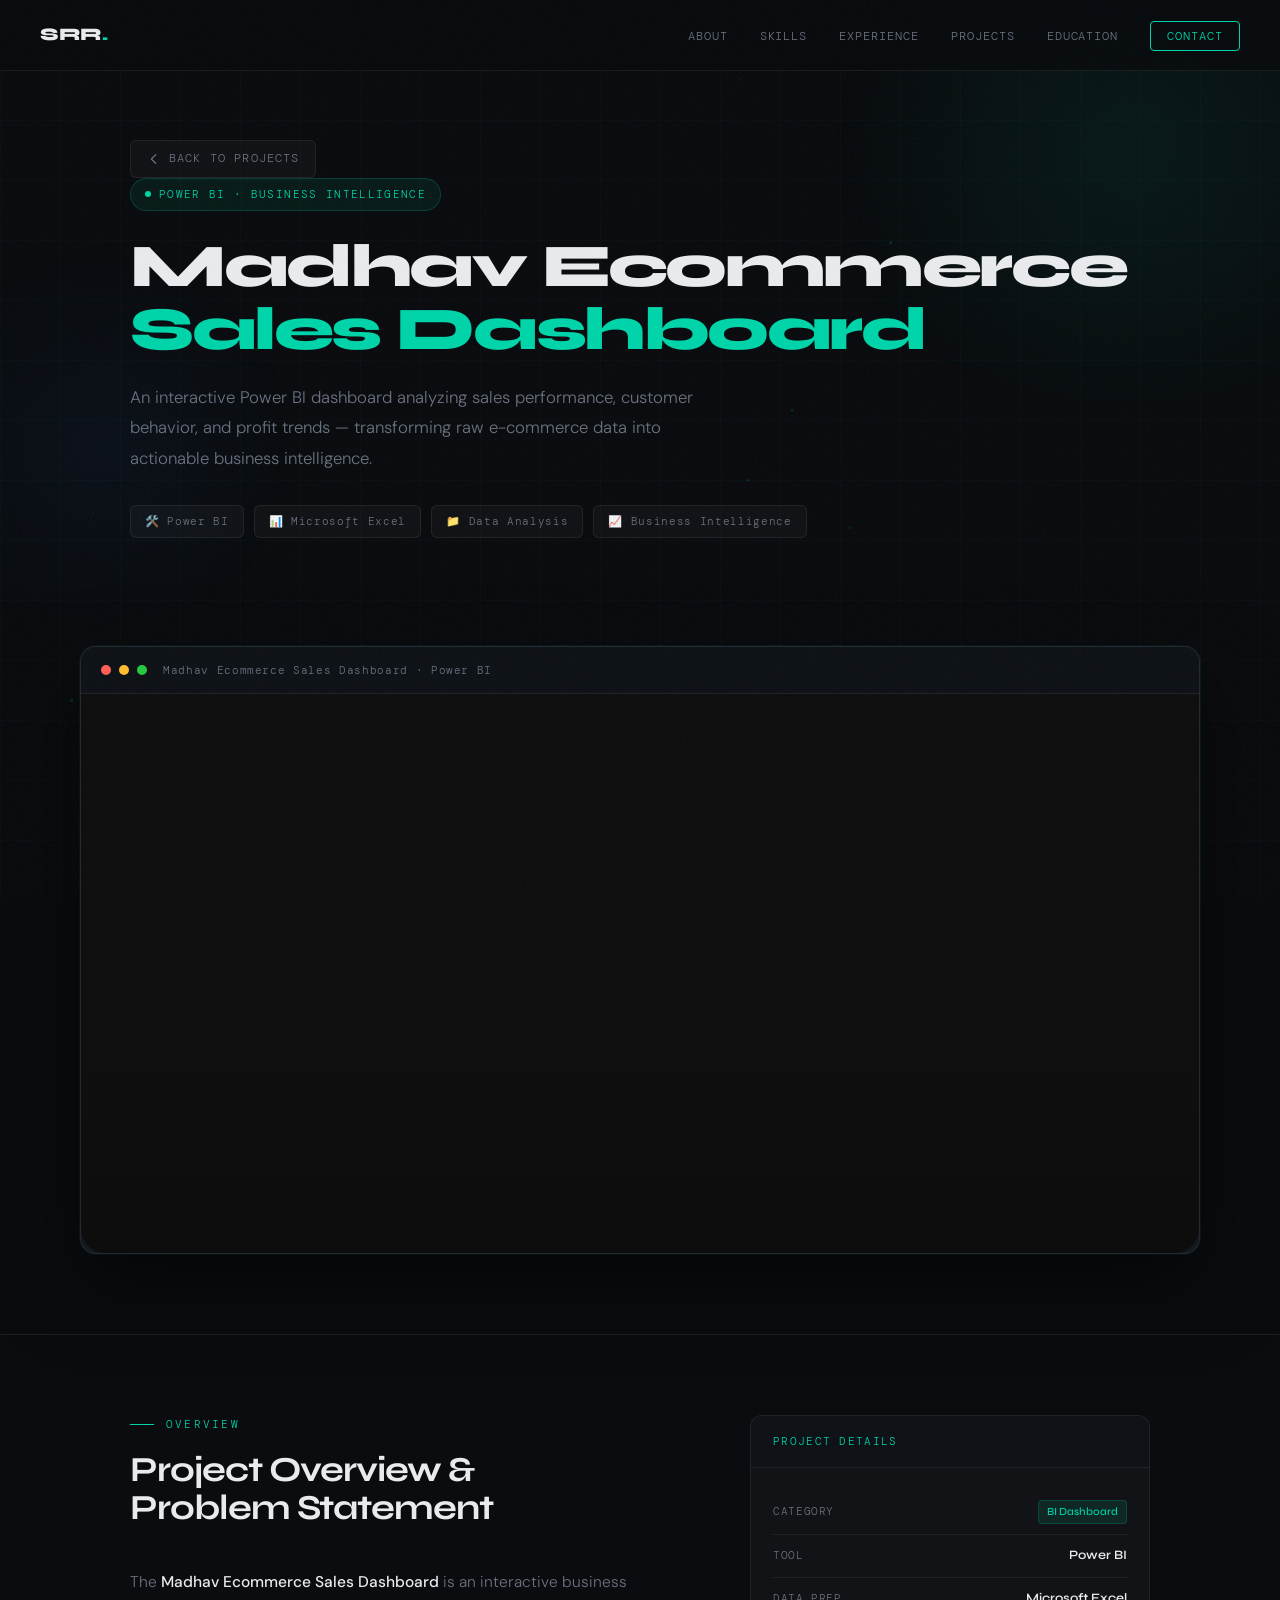
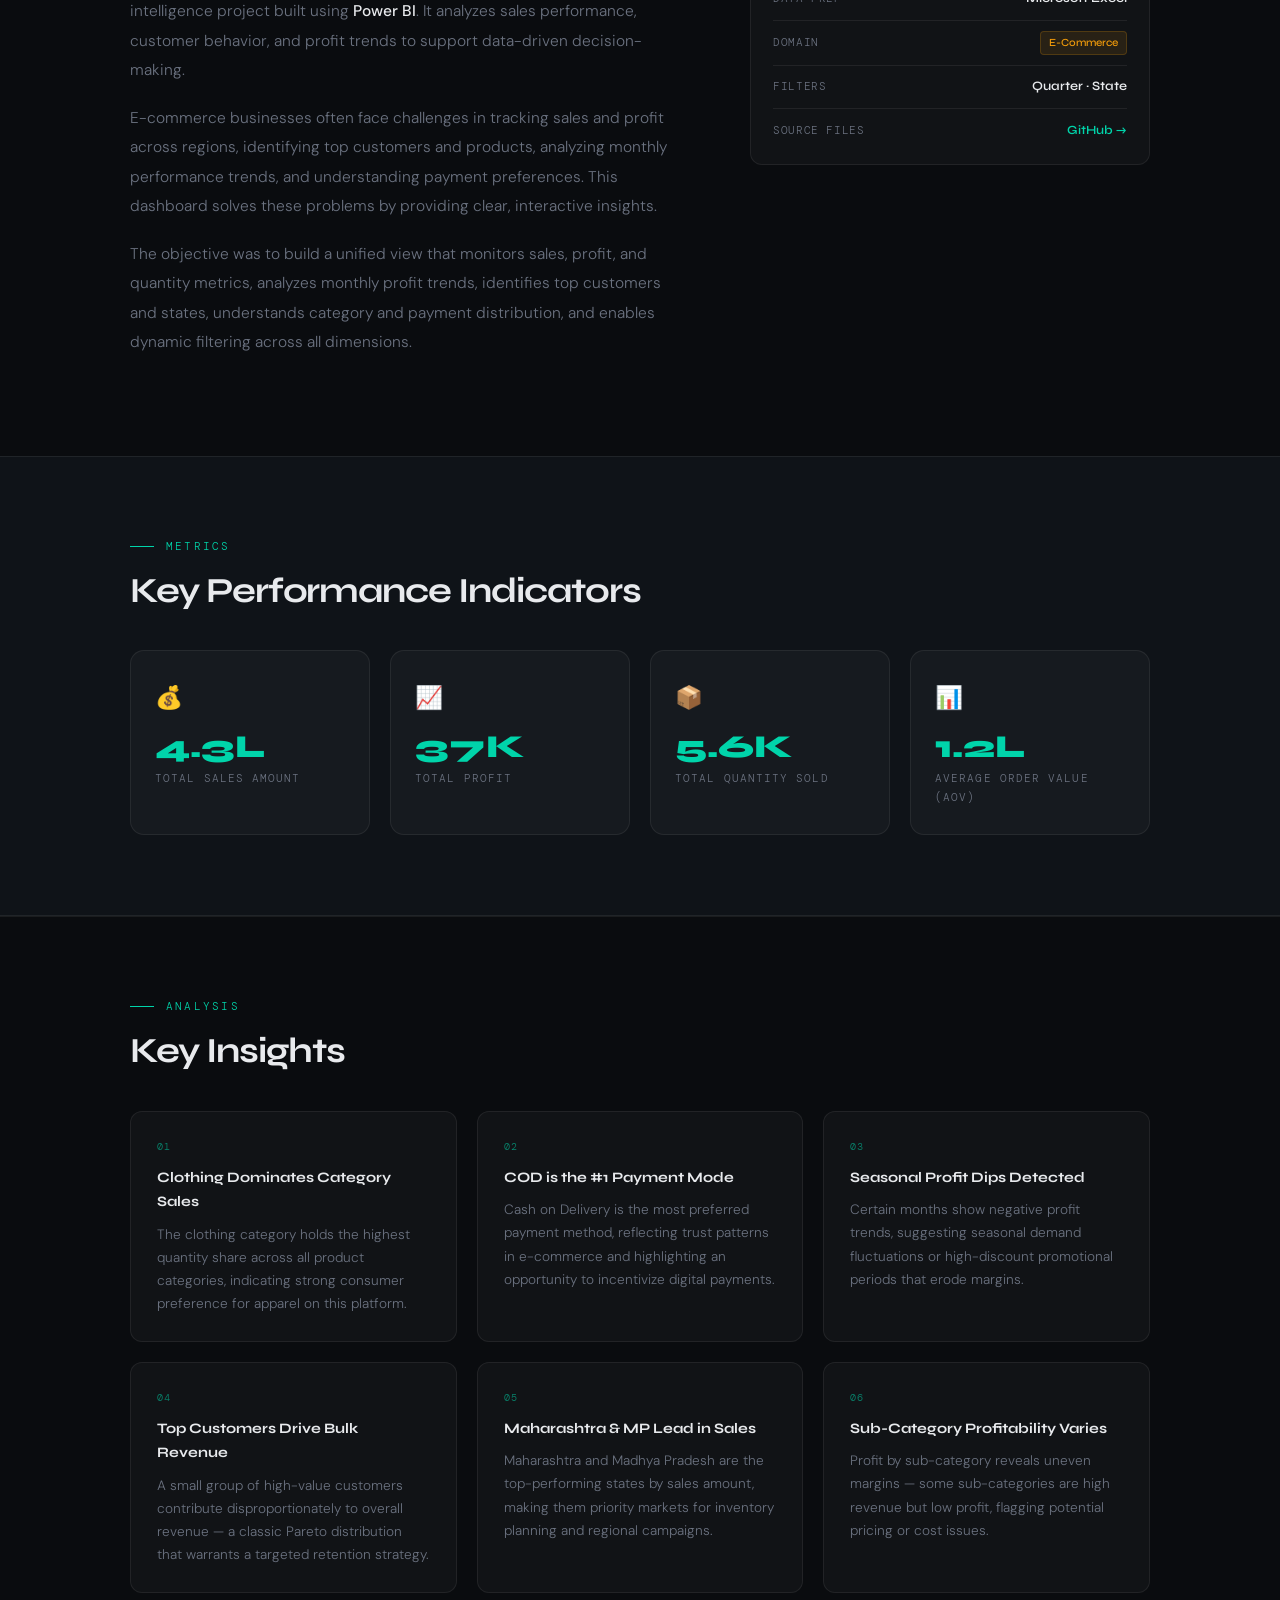
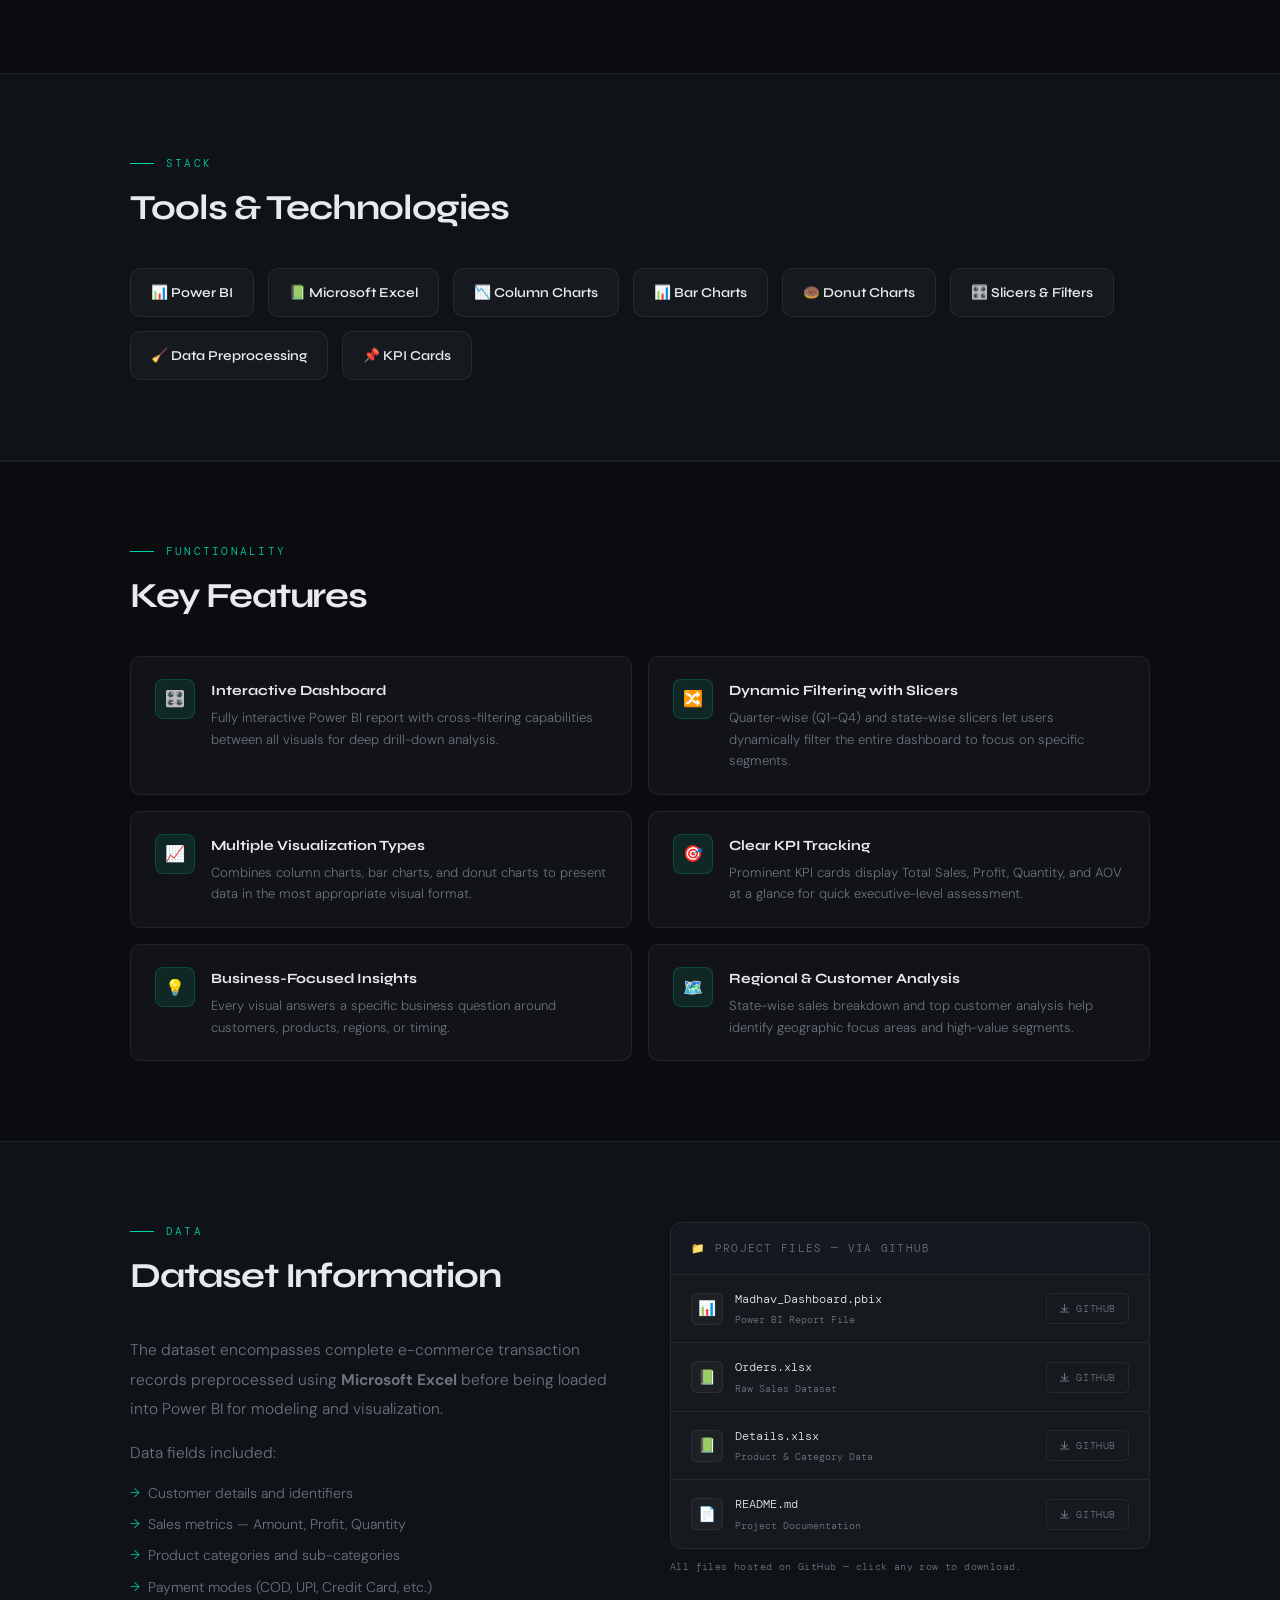
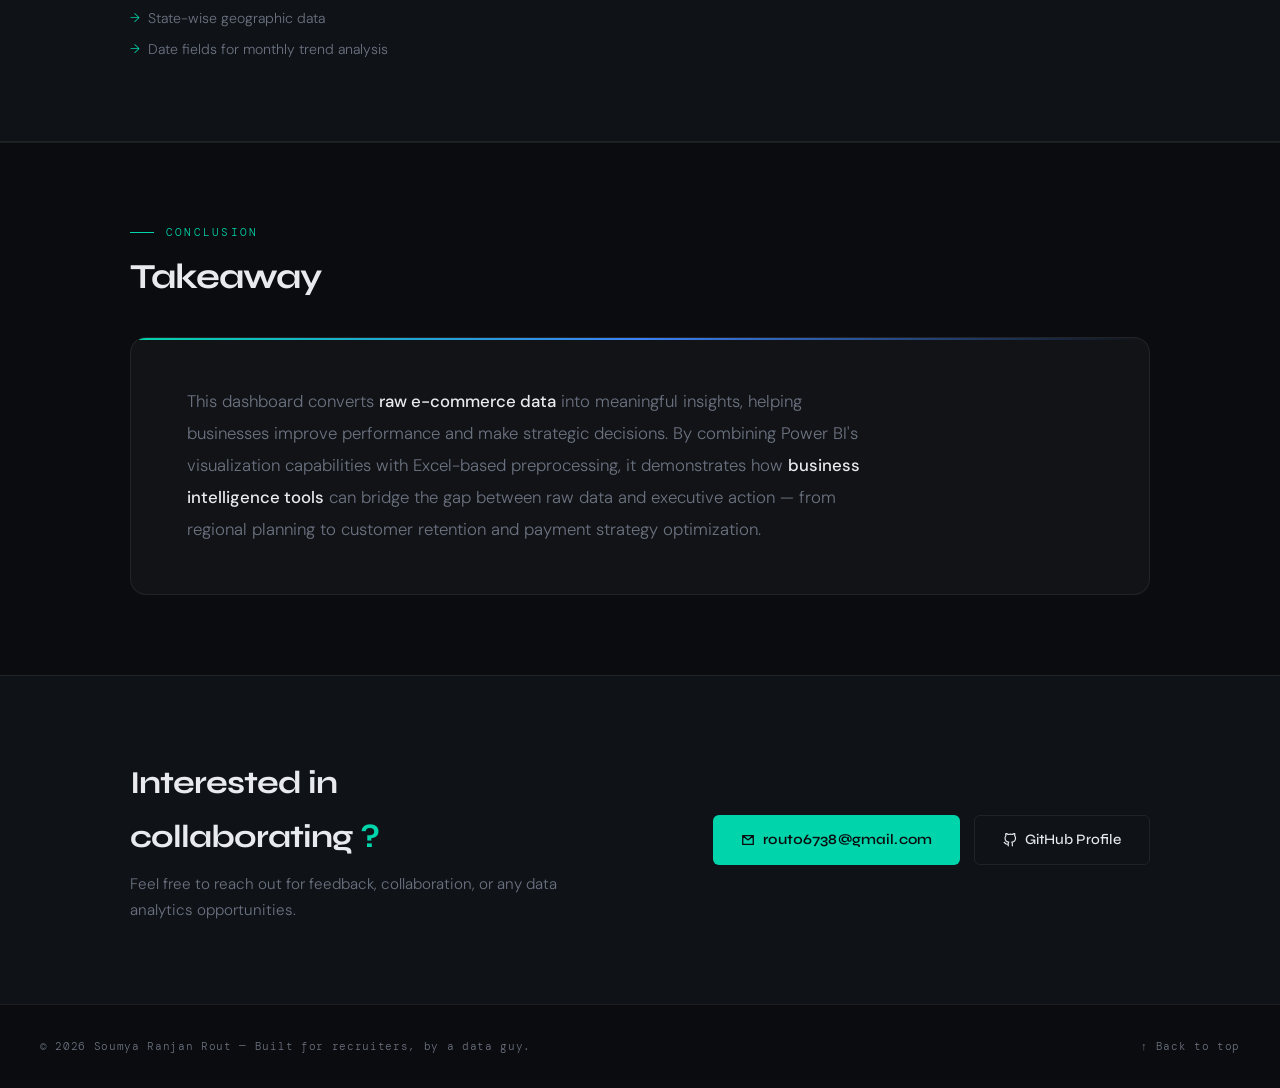
<file: ecommerce-sales-dashboard-powerbi.html>
<!DOCTYPE html>
<html lang="en">
<head>
<meta charset="UTF-8">
<meta name="viewport" content="width=device-width, initial-scale=1.0">
<title>Madhav Ecommerce Sales Dashboard — Soumya Ranjan Rout</title>
<link rel="preconnect" href="https://fonts.googleapis.com">
<link href="https://fonts.googleapis.com/css2?family=Syne:wght@400;500;600;700;800&family=DM+Sans:ital,wght@0,300;0,400;0,500;1,300&family=DM+Mono:wght@300;400&display=swap" rel="stylesheet">
<link rel="stylesheet" href="css/style.css">
</head>
<body>

<div class="grid-bg"></div>

<!-- ══════════════════════════════════════════
     NAV — exact from original index.html
     ══════════════════════════════════════════ -->
<nav id="main-nav">
  <a href="index.html#hero" class="nav-logo">SRR<span>.</span></a>
  <ul class="nav-links" id="nav-links">
    <li><a href="index.html#about">About</a></li>
    <li><a href="index.html#skills">Skills</a></li>
    <li><a href="index.html#experience">Experience</a></li>
    <li><a href="index.html#projects">Projects</a></li>
    <li><a href="index.html#education">Education</a></li>
    <li><a href="index.html#contact" class="nav-cta">Contact</a></li>
  </ul>
  <button class="hamburger" id="hamburger" aria-label="Menu">
    <span></span><span></span><span></span>
  </button>
</nav>

<!-- ─── PROJECT HERO (back-bar moved inside so glow covers both) ─── -->
<section class="proj-hero">
  <div class="proj-hero-glow"></div>
  <div class="proj-hero-glow2"></div>

  <div class="back-bar">
    <div class="container">
      <a href="index.html#projects" class="back-btn reveal">
        <svg width="14" height="14" viewBox="0 0 16 16" fill="none">
          <path d="M10 3L5 8l5 5" stroke="currentColor" stroke-width="1.5" stroke-linecap="round" stroke-linejoin="round"/>
        </svg>
        Back to Projects
      </a>
    </div>
  </div>

  <div class="container">
    <div class="proj-category reveal">
      <span class="dot"></span>
      Power BI · Business Intelligence
    </div>
    <h1 class="proj-title reveal">Madhav Ecommerce<br><span class="em">Sales Dashboard</span></h1>
    <p class="proj-tagline reveal">
      An interactive Power BI dashboard analyzing sales performance, customer behavior, and profit trends — transforming raw e-commerce data into actionable business intelligence.
    </p>
    <div class="proj-meta-row reveal">
      <span class="proj-meta-chip">🛠️ Power BI</span>
      <span class="proj-meta-chip">📊 Microsoft Excel</span>
      <span class="proj-meta-chip">📁 Data Analysis</span>
      <span class="proj-meta-chip">📈 Business Intelligence</span>
    </div>
    <!-- <div class="proj-actions reveal">
      <a href="https://github.com/soumyarout24" target="_blank" rel="noopener" class="btn-primary">
        <svg width="15" height="15" viewBox="0 0 24 24" fill="currentColor"><path d="M9 19c-5 1.5-5-2.5-7-3m14 6v-3.87a3.37 3.37 0 00-.94-2.61c3.14-.35 6.44-1.54 6.44-7A5.44 5.44 0 0020 4.77 5.07 5.07 0 0019.91 1S18.73.65 16 2.48a13.38 13.38 0 00-7 0C6.27.65 5.09 1 5.09 1A5.07 5.07 0 005 4.77a5.44 5.44 0 00-1.5 3.78c0 5.42 3.3 6.61 6.44 7A3.37 3.37 0 009 18.13V22" stroke="currentColor" stroke-width="2" fill="none" stroke-linecap="round" stroke-linejoin="round"/></svg>
        View on GitHub
      </a>
      <a href="https://github.com/soumyarout24" target="_blank" rel="noopener" class="btn-ghost">
        <svg width="14" height="14" viewBox="0 0 16 16" fill="none"><path d="M8 2v9M4 7l4 4 4-4M2 13h12" stroke="currentColor" stroke-width="1.5" stroke-linecap="round" stroke-linejoin="round"/></svg>
        Download Files
      </a>
    </div> -->
  </div>
</section>

<section class="img-section">
  <div class="container">
    <div class="proj-img-wrap reveal">

      <!-- window chrome -->
      <div class="proj-img-bar">
        <div class="proj-img-dot red"></div>
        <div class="proj-img-dot yellow"></div>
        <div class="proj-img-dot green"></div>

        <span class="proj-img-bar-label">
          Madhav Ecommerce Sales Dashboard · Power BI
        </span>
      </div>

      <!-- VIDEO -->
      <div class="proj-video-box">

        <video
          class="proj-video"
          autoplay
          muted
          loop
          playsinline
          preload="auto"
          disablePictureInPicture
          controlsList="nodownload nofullscreen noremoteplayback">

          <!-- Replace with your video path -->
          <source src="Asset/Project/video/project1.mp4" type="video/mp4">

        </video>

      </div>

    </div>

    <!--<p class="proj-img-caption">
      📊 Madhav Ecommerce Sales Dashboard — Power BI
    </p>-->

  </div>
</section>

<!-- ─── OVERVIEW ─── -->
<section class="overview-section">
  <div class="container">
    <div class="overview-grid">
      <div class="overview-body">
        <div class="section-label reveal">Overview</div>
        <h2 class="section-title reveal">Project Overview &<br>Problem Statement</h2>
        <div class="reveal">
          <p>The <strong>Madhav Ecommerce Sales Dashboard</strong> is an interactive business intelligence project built using <strong>Power BI</strong>. It analyzes sales performance, customer behavior, and profit trends to support data-driven decision-making.</p>
          <p>E-commerce businesses often face challenges in tracking sales and profit across regions, identifying top customers and products, analyzing monthly performance trends, and understanding payment preferences. This dashboard solves these problems by providing clear, interactive insights.</p>
          <p>The objective was to build a unified view that monitors sales, profit, and quantity metrics, analyzes monthly profit trends, identifies top customers and states, understands category and payment distribution, and enables dynamic filtering across all dimensions.</p>
        </div>
      </div>
      <div class="reveal">
        <div class="info-card">
          <div class="info-card-header">Project Details</div>
          <div class="info-card-body">
            <div class="info-row">
              <span class="info-key">Category</span>
              <span class="info-val"><span class="tag">BI Dashboard</span></span>
            </div>
            <div class="info-row">
              <span class="info-key">Tool</span>
              <span class="info-val">Power BI</span>
            </div>
            <div class="info-row">
              <span class="info-key">Data Prep</span>
              <span class="info-val">Microsoft Excel</span>
            </div>
            <div class="info-row">
              <span class="info-key">Domain</span>
              <span class="info-val"><span class="tag amber">E-Commerce</span></span>
            </div>
            <div class="info-row">
              <span class="info-key">Filters</span>
              <span class="info-val">Quarter · State</span>
            </div>
            <div class="info-row">
              <span class="info-key">Source Files</span>
              <span class="info-val">
                <a href="https://github.com/soumyarout24/ecommerce-sales-dashboard-powerbi" target="_blank" rel="noopener"
                   style="color:var(--accent);text-decoration:none;font-size:0.78rem;">GitHub →</a>
              </span>
            </div>
          </div>
        </div>
      </div>
    </div>
  </div>
</section>

<!-- ─── KPIs ─── -->
<section class="kpi-section">
  <div class="container">
    <div class="section-label reveal">Metrics</div>
    <h2 class="section-title reveal">Key Performance Indicators</h2>
    <div class="kpi-big-grid">
      <div class="kpi-big-card reveal"><div class="kpi-big-icon">💰</div><div class="kpi-big-value">4.3L</div><div class="kpi-big-label">Total Sales Amount</div></div>
      <div class="kpi-big-card reveal"><div class="kpi-big-icon">📈</div><div class="kpi-big-value">37K</div><div class="kpi-big-label">Total Profit</div></div>
      <div class="kpi-big-card reveal"><div class="kpi-big-icon">📦</div><div class="kpi-big-value">5.6K</div><div class="kpi-big-label">Total Quantity Sold</div></div>
      <div class="kpi-big-card reveal"><div class="kpi-big-icon">📊</div><div class="kpi-big-value">1.2L</div><div class="kpi-big-label">Average Order Value (AOV)</div></div>
    </div>
  </div>
</section>

<!-- ─── INSIGHTS ─── -->
<section class="insights-section">
  <div class="container">
    <div class="section-label reveal">Analysis</div>
    <h2 class="section-title reveal">Key Insights</h2>
    <div class="insights-grid">
      <div class="insight-card reveal"><div class="insight-num">01</div><div class="insight-title">Clothing Dominates Category Sales</div><div class="insight-desc">The clothing category holds the highest quantity share across all product categories, indicating strong consumer preference for apparel on this platform.</div></div>
      <div class="insight-card reveal"><div class="insight-num">02</div><div class="insight-title">COD is the #1 Payment Mode</div><div class="insight-desc">Cash on Delivery is the most preferred payment method, reflecting trust patterns in e-commerce and highlighting an opportunity to incentivize digital payments.</div></div>
      <div class="insight-card reveal"><div class="insight-num">03</div><div class="insight-title">Seasonal Profit Dips Detected</div><div class="insight-desc">Certain months show negative profit trends, suggesting seasonal demand fluctuations or high-discount promotional periods that erode margins.</div></div>
      <div class="insight-card reveal"><div class="insight-num">04</div><div class="insight-title">Top Customers Drive Bulk Revenue</div><div class="insight-desc">A small group of high-value customers contribute disproportionately to overall revenue — a classic Pareto distribution that warrants a targeted retention strategy.</div></div>
      <div class="insight-card reveal"><div class="insight-num">05</div><div class="insight-title">Maharashtra & MP Lead in Sales</div><div class="insight-desc">Maharashtra and Madhya Pradesh are the top-performing states by sales amount, making them priority markets for inventory planning and regional campaigns.</div></div>
      <div class="insight-card reveal"><div class="insight-num">06</div><div class="insight-title">Sub-Category Profitability Varies</div><div class="insight-desc">Profit by sub-category reveals uneven margins — some sub-categories are high revenue but low profit, flagging potential pricing or cost issues.</div></div>
    </div>
  </div>
</section>

<!-- ─── TOOLS ─── -->
<section class="tools-section">
  <div class="container">
    <div class="section-label reveal">Stack</div>
    <h2 class="section-title reveal">Tools & Technologies</h2>
    <div class="tools-grid reveal">
      <div class="tool-chip">📊 Power BI</div>
      <div class="tool-chip">📗 Microsoft Excel</div>
      <div class="tool-chip">📉 Column Charts</div>
      <div class="tool-chip">📊 Bar Charts</div>
      <div class="tool-chip">🍩 Donut Charts</div>
      <div class="tool-chip">🎛️ Slicers & Filters</div>
      <div class="tool-chip">🧹 Data Preprocessing</div>
      <div class="tool-chip">📌 KPI Cards</div>
    </div>
  </div>
</section>

<!-- ─── FEATURES ─── -->
<section class="features-section">
  <div class="container">
    <div class="section-label reveal">Functionality</div>
    <h2 class="section-title reveal">Key Features</h2>
    <div class="features-grid">
      <div class="feature-item reveal"><div class="feature-icon">🎛️</div><div><div class="feature-title">Interactive Dashboard</div><div class="feature-desc">Fully interactive Power BI report with cross-filtering capabilities between all visuals for deep drill-down analysis.</div></div></div>
      <div class="feature-item reveal"><div class="feature-icon">🔀</div><div><div class="feature-title">Dynamic Filtering with Slicers</div><div class="feature-desc">Quarter-wise (Q1–Q4) and state-wise slicers let users dynamically filter the entire dashboard to focus on specific segments.</div></div></div>
      <div class="feature-item reveal"><div class="feature-icon">📈</div><div><div class="feature-title">Multiple Visualization Types</div><div class="feature-desc">Combines column charts, bar charts, and donut charts to present data in the most appropriate visual format.</div></div></div>
      <div class="feature-item reveal"><div class="feature-icon">🎯</div><div><div class="feature-title">Clear KPI Tracking</div><div class="feature-desc">Prominent KPI cards display Total Sales, Profit, Quantity, and AOV at a glance for quick executive-level assessment.</div></div></div>
      <div class="feature-item reveal"><div class="feature-icon">💡</div><div><div class="feature-title">Business-Focused Insights</div><div class="feature-desc">Every visual answers a specific business question around customers, products, regions, or timing.</div></div></div>
      <div class="feature-item reveal"><div class="feature-icon">🗺️</div><div><div class="feature-title">Regional & Customer Analysis</div><div class="feature-desc">State-wise sales breakdown and top customer analysis help identify geographic focus areas and high-value segments.</div></div></div>
    </div>
  </div>
</section>

<!-- ─── DATASET & FILES ─── -->
<section class="dataset-section">
  <div class="container">
    <div class="dataset-grid">
      <div>
        <div class="section-label reveal">Data</div>
        <h2 class="section-title reveal">Dataset Information</h2>
        <div class="dataset-body reveal">
          <p>The dataset encompasses complete e-commerce transaction records preprocessed using <strong>Microsoft Excel</strong> before being loaded into Power BI for modeling and visualization.</p>
          <p>Data fields included:</p>
          <ul class="dataset-list">
            <li>Customer details and identifiers</li>
            <li>Sales metrics — Amount, Profit, Quantity</li>
            <li>Product categories and sub-categories</li>
            <li>Payment modes (COD, UPI, Credit Card, etc.)</li>
            <li>State-wise geographic data</li>
            <li>Date fields for monthly trend analysis</li>
          </ul>
        </div>
      </div>
      <div class="reveal">
        <div class="file-card">
          <div class="file-card-header">📁 Project Files — via GitHub</div>
          <div class="file-item">
            <div class="file-item-left"><div class="file-icon">📊</div><div class="file-name-wrap"><div class="file-name">Madhav_Dashboard.pbix</div><div class="file-size">Power BI Report File</div></div></div>
            <a href="https://github.com/soumyarout24/ecommerce-sales-dashboard-powerbi" target="_blank" rel="noopener" class="file-download"><svg width="11" height="11" viewBox="0 0 16 16" fill="none"><path d="M8 2v9M4 7l4 4 4-4M2 13h12" stroke="currentColor" stroke-width="1.5" stroke-linecap="round" stroke-linejoin="round"/></svg>GitHub</a>
          </div>
          <div class="file-item">
            <div class="file-item-left"><div class="file-icon">📗</div><div class="file-name-wrap"><div class="file-name">Orders.xlsx</div><div class="file-size">Raw Sales Dataset</div></div></div>
            <a href="https://github.com/soumyarout24/ecommerce-sales-dashboard-powerbi" target="_blank" rel="noopener" class="file-download"><svg width="11" height="11" viewBox="0 0 16 16" fill="none"><path d="M8 2v9M4 7l4 4 4-4M2 13h12" stroke="currentColor" stroke-width="1.5" stroke-linecap="round" stroke-linejoin="round"/></svg>GitHub</a>
          </div>
          <div class="file-item">
            <div class="file-item-left"><div class="file-icon">📗</div><div><div class="file-name">Details.xlsx</div><div class="file-size">Product & Category Data</div></div></div>
            <a href="https://github.com/soumyarout24/ecommerce-sales-dashboard-powerbi" target="_blank" rel="noopener" class="file-download"><svg width="11" height="11" viewBox="0 0 16 16" fill="none"><path d="M8 2v9M4 7l4 4 4-4M2 13h12" stroke="currentColor" stroke-width="1.5" stroke-linecap="round" stroke-linejoin="round"/></svg>GitHub</a>
          </div>
          <div class="file-item">
            <div class="file-item-left"><div class="file-icon">📄</div><div class="file-name-wrap"><div class="file-name">README.md</div><div class="file-size">Project Documentation</div></div></div>
            <a href="https://github.com/soumyarout24/ecommerce-sales-dashboard-powerbi" target="_blank" rel="noopener" class="file-download"><svg width="11" height="11" viewBox="0 0 16 16" fill="none"><path d="M8 2v9M4 7l4 4 4-4M2 13h12" stroke="currentColor" stroke-width="1.5" stroke-linecap="round" stroke-linejoin="round"/></svg>GitHub</a>
          </div>
        </div>
        <p style="font-family:var(--font-mono);font-size:0.62rem;color:var(--muted);margin-top:10px;letter-spacing:0.04em;">All files hosted on GitHub — click any row to download.</p>
      </div>
    </div>
  </div>
</section>

<!-- ─── CONCLUSION ─── -->
<section class="conclusion-section">
  <div class="container">
    <div class="section-label reveal">Conclusion</div>
    <h2 class="section-title reveal">Takeaway</h2>
    <div class="conclusion-inner reveal">
      <p>This dashboard converts <strong>raw e-commerce data</strong> into meaningful insights, helping businesses improve performance and make strategic decisions. By combining Power BI's visualization capabilities with Excel-based preprocessing, it demonstrates how <strong>business intelligence tools</strong> can bridge the gap between raw data and executive action — from regional planning to customer retention and payment strategy optimization.</p>
    </div>
  </div>
</section>

<!-- ─── CONTACT CTA ─── -->
<section class="contact-cta">
  <div class="container">
    <div class="contact-cta-inner">
      <div class="contact-cta-text reveal">
        <h3>Interested in<br>collaborating <span class="em">?</span></h3>
        <p>Feel free to reach out for feedback, collaboration, or any data analytics opportunities.</p>
      </div>
      <div class="reveal" style="display:flex;gap:14px;flex-wrap:wrap;">
        <a href="mailto:rout06738@gmail.com" class="btn-primary">
          <svg width="14" height="14" viewBox="0 0 16 16" fill="none"><path d="M2 3h12v10H2V3zm0 0l6 5 6-5" stroke="currentColor" stroke-width="1.5" fill="none" stroke-linecap="round"/></svg>
          rout06738@gmail.com
        </a>
        <a href="https://github.com/soumyarout24" target="_blank" rel="noopener" class="btn-ghost">
          <svg width="14" height="14" viewBox="0 0 24 24" fill="currentColor"><path d="M9 19c-5 1.5-5-2.5-7-3m14 6v-3.87a3.37 3.37 0 00-.94-2.61c3.14-.35 6.44-1.54 6.44-7A5.44 5.44 0 0020 4.77 5.07 5.07 0 0019.91 1S18.73.65 16 2.48a13.38 13.38 0 00-7 0C6.27.65 5.09 1 5.09 1A5.07 5.07 0 005 4.77a5.44 5.44 0 00-1.5 3.78c0 5.42 3.3 6.61 6.44 7A3.37 3.37 0 009 18.13V22" stroke="currentColor" stroke-width="2" fill="none" stroke-linecap="round" stroke-linejoin="round"/></svg>
          GitHub Profile
        </a>
      </div>
    </div>
  </div>
</section>

<!-- ══════════════════════════════════════════
     FOOTER — exact from original index.html
     ══════════════════════════════════════════ -->
<footer>
  <div class="footer-copy">© 2026 Soumya Ranjan Rout — Built for recruiters, by a data guy.</div>
  <a href="#" class="footer-back">↑ Back to top</a>
</footer>

<script src="js/script.js"></script>

</body>
</html>
</file>
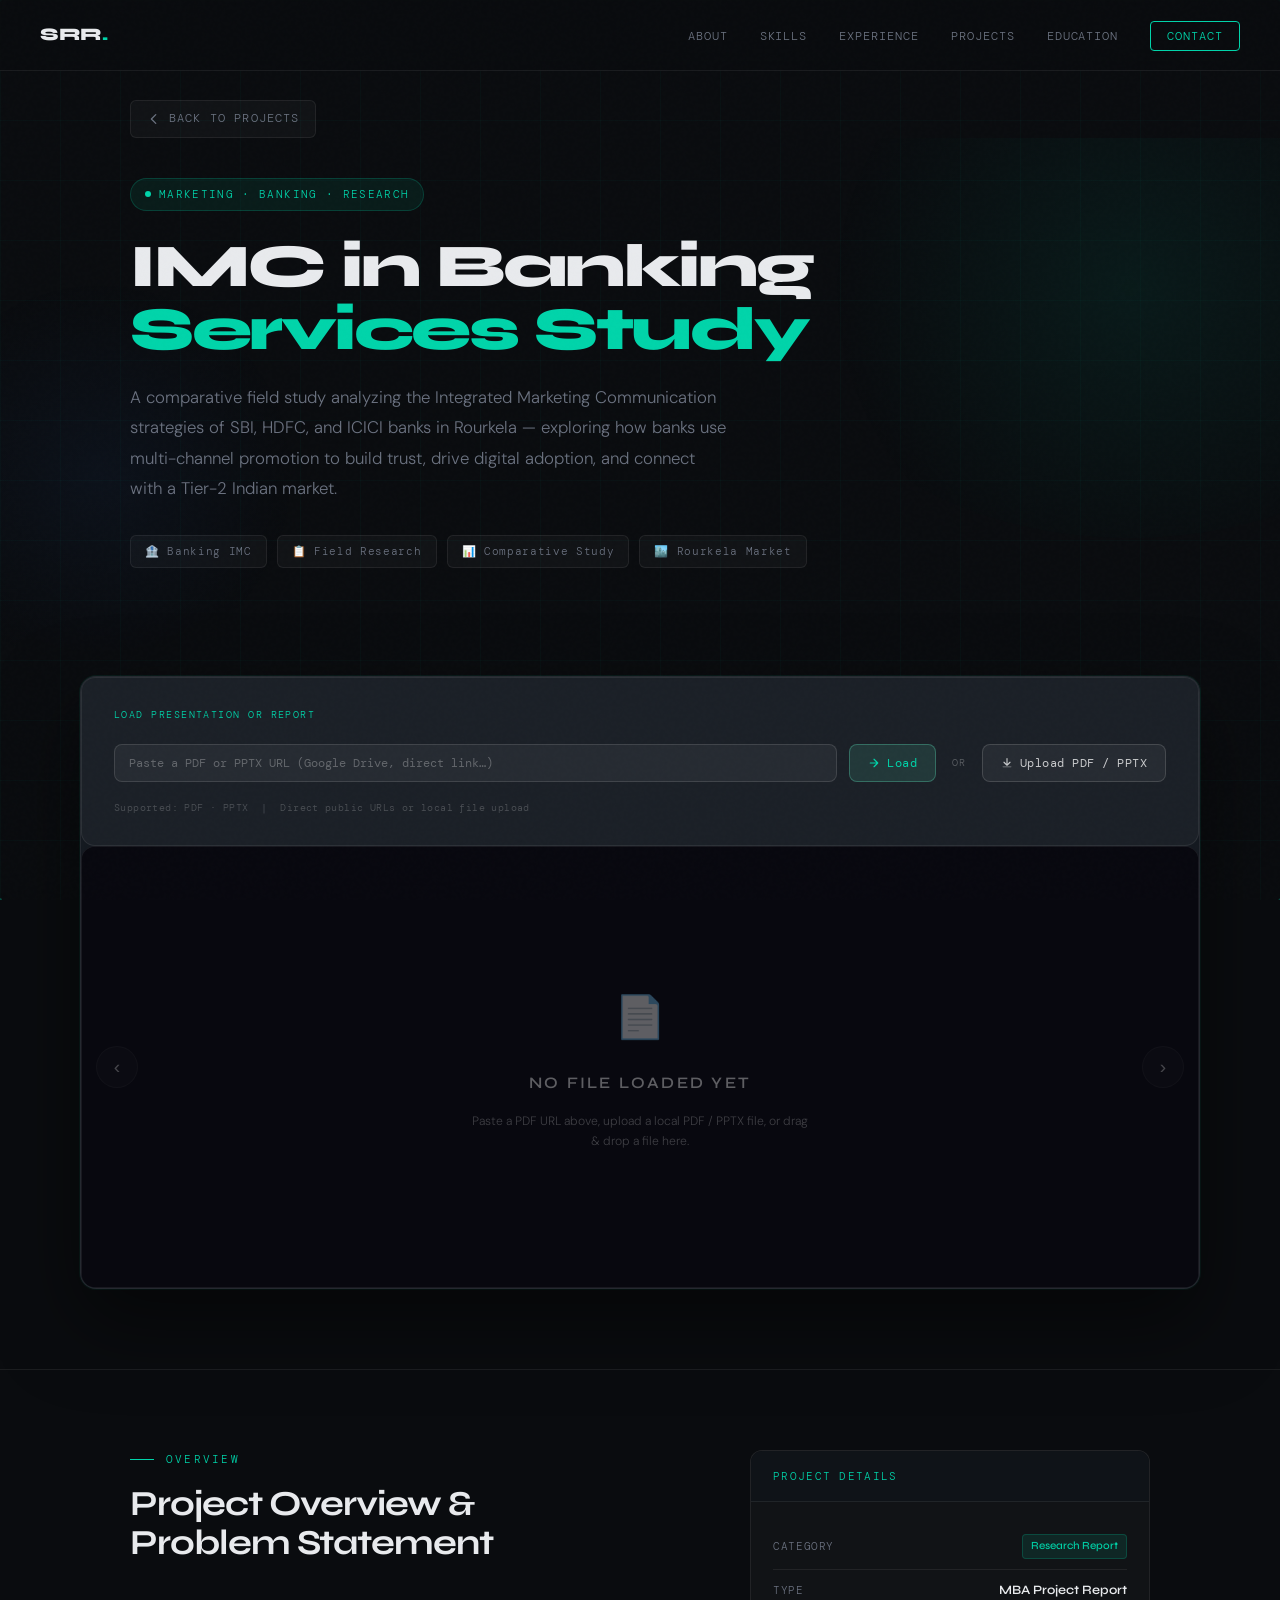
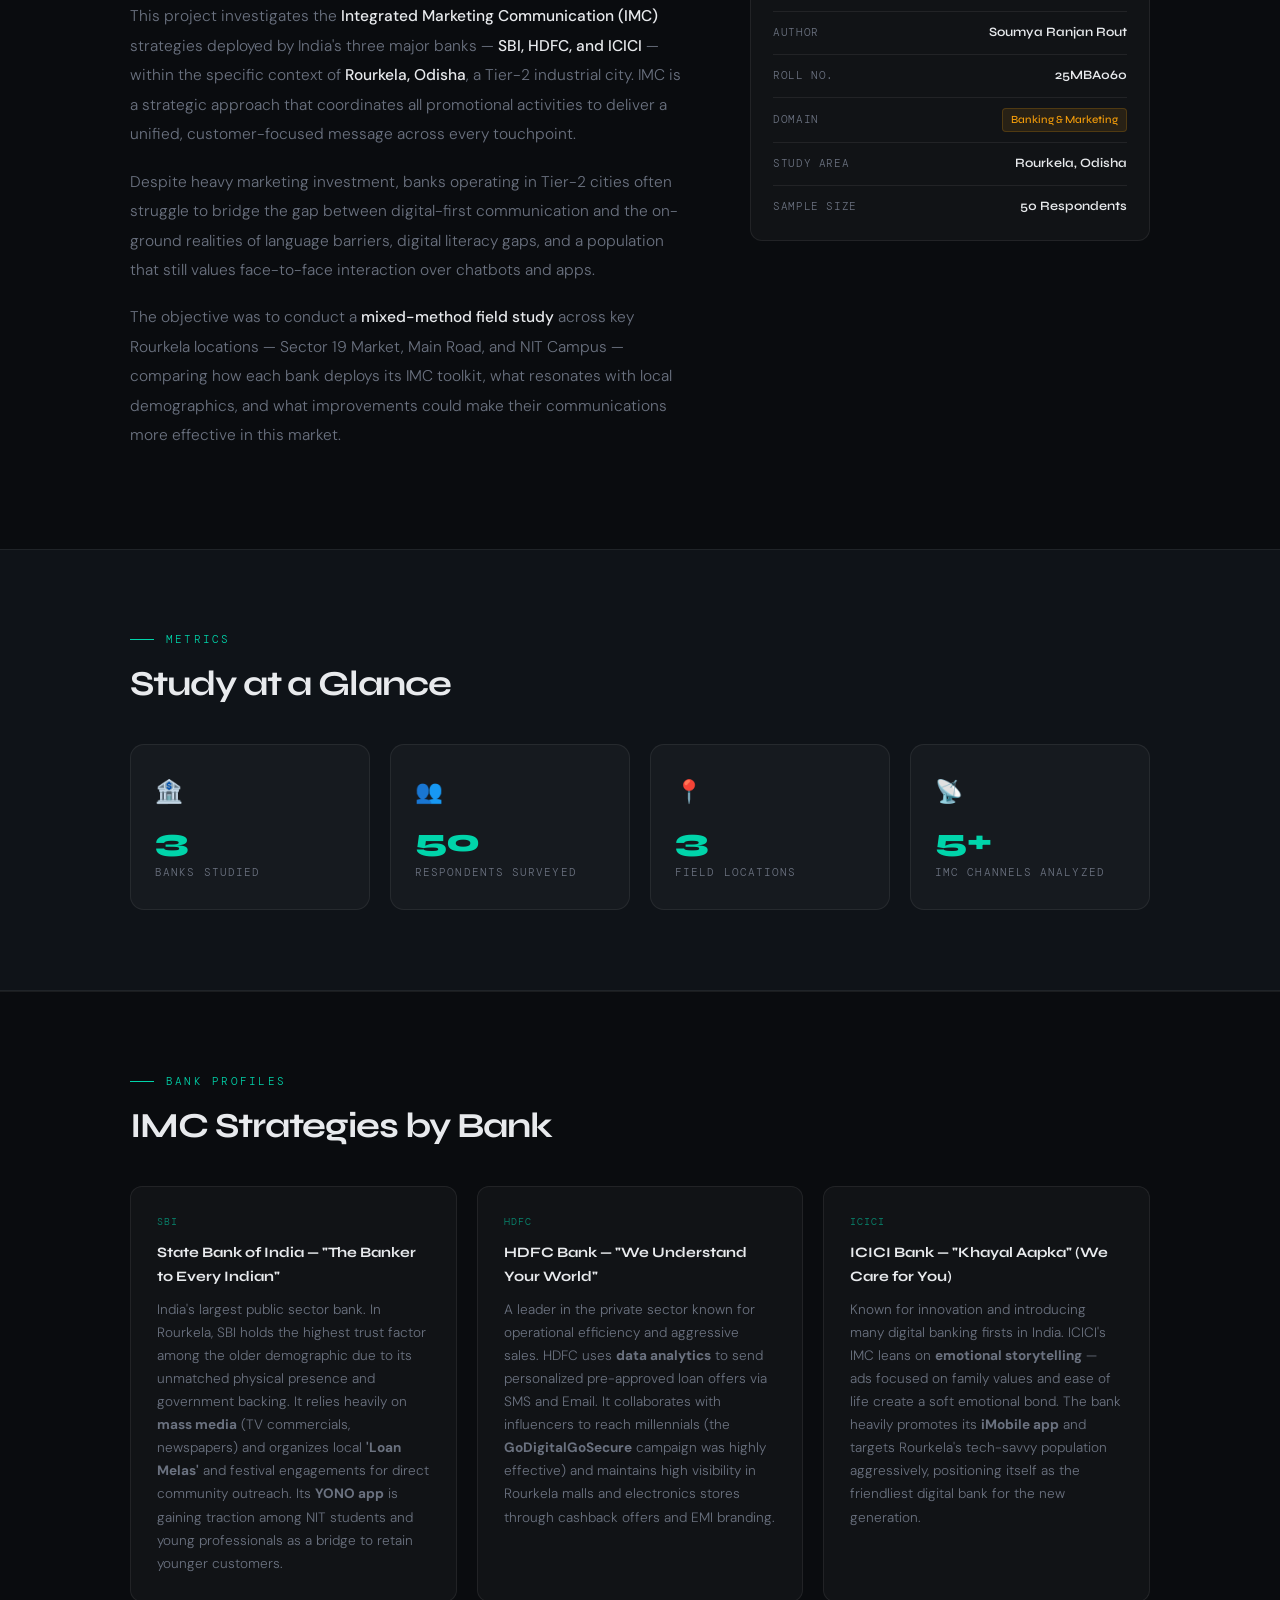
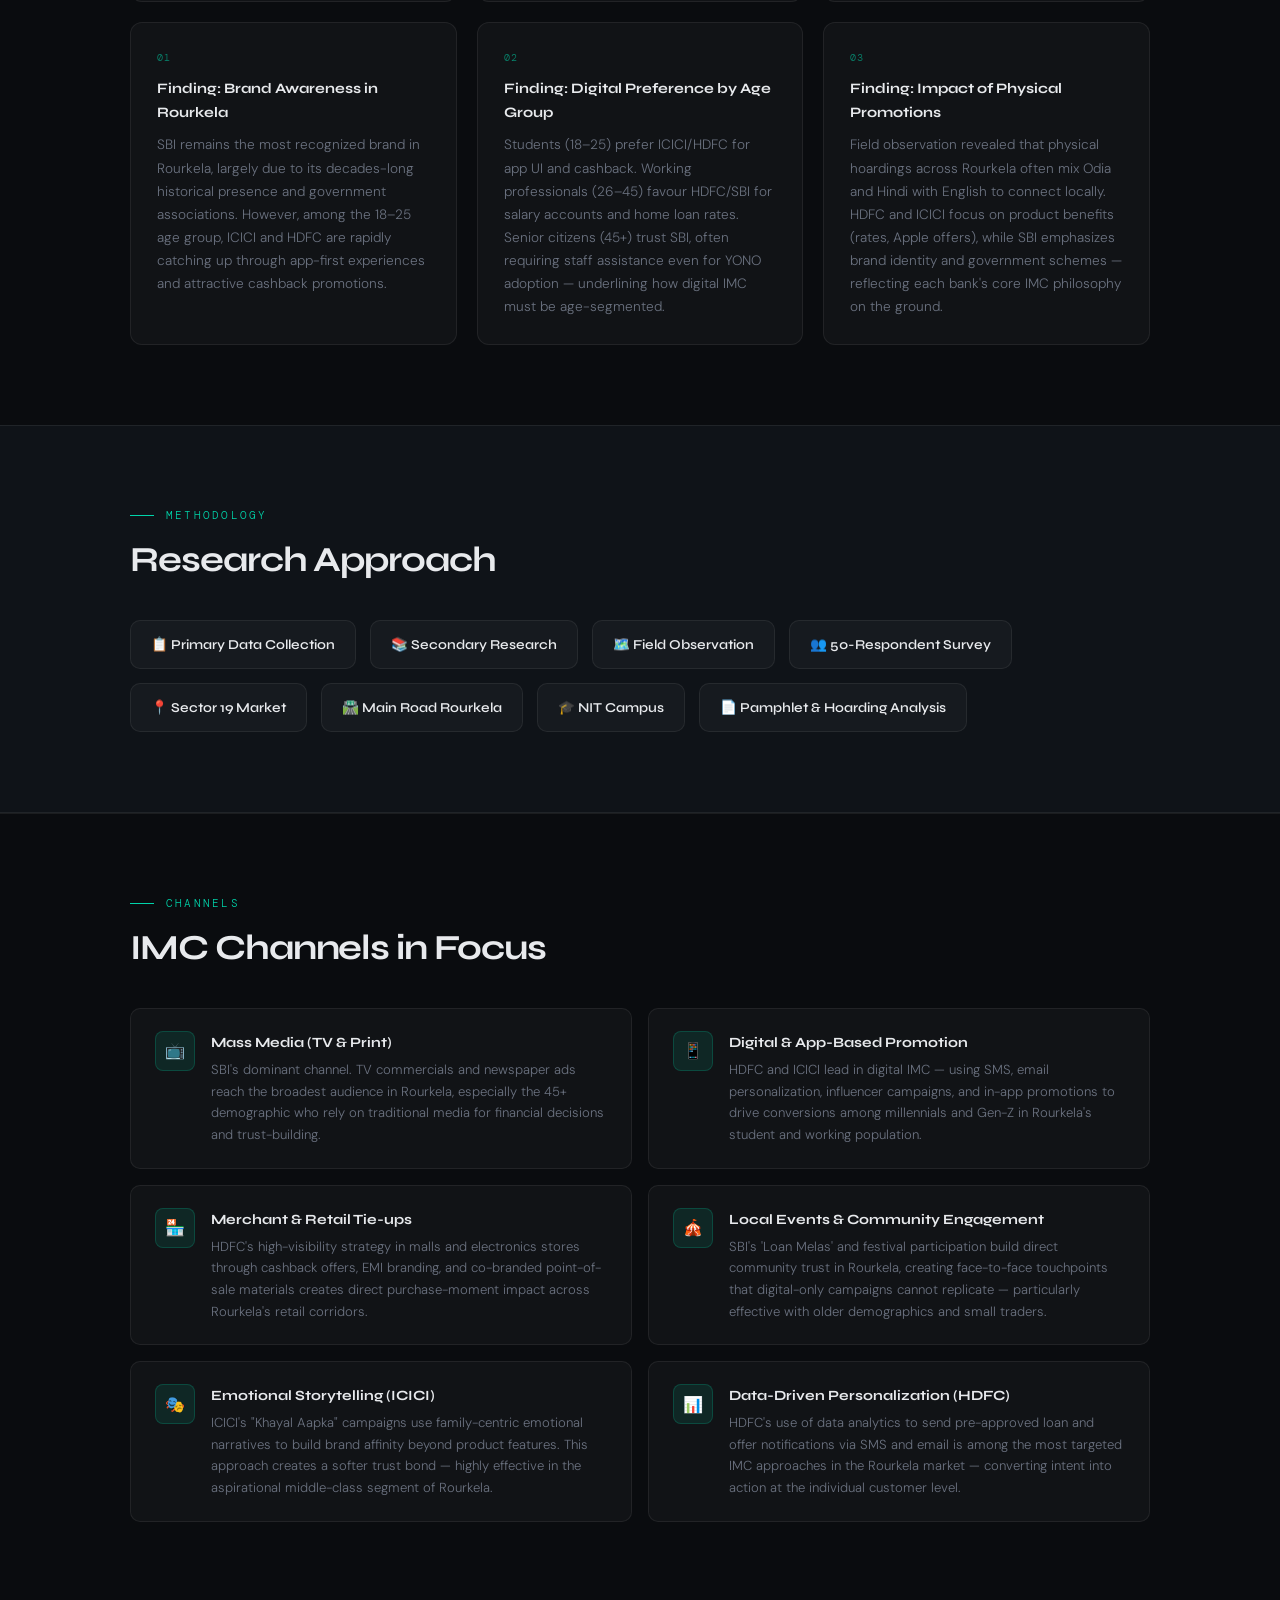
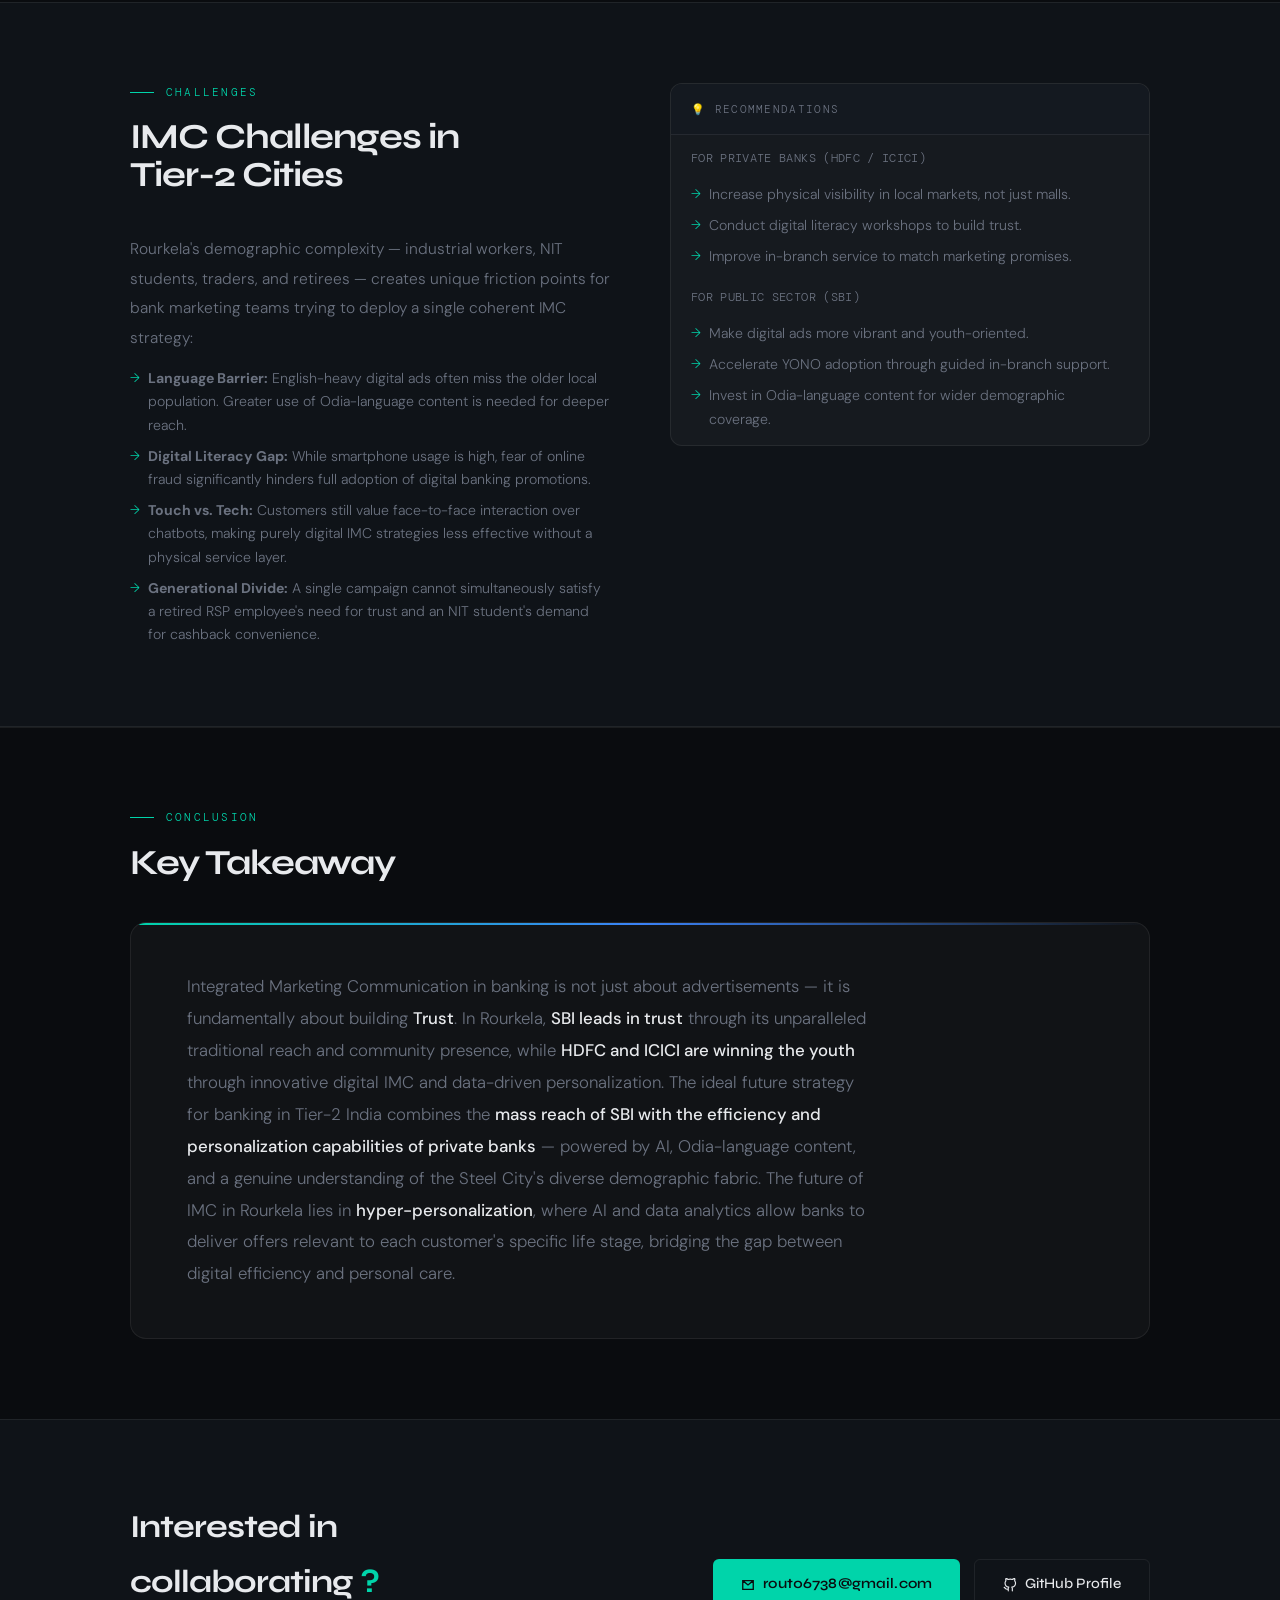
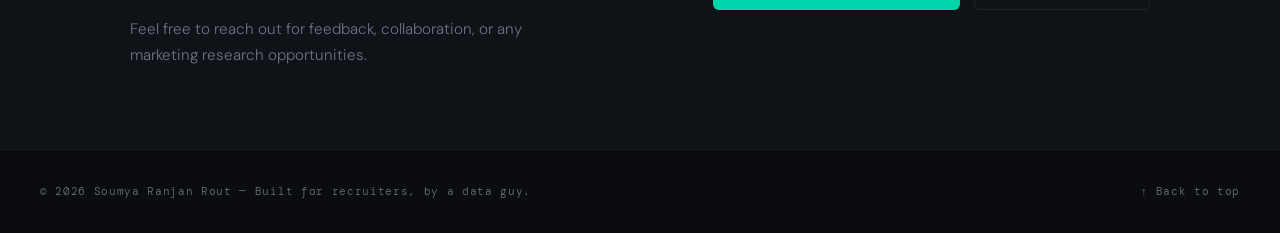
<file: imc_in_banking_services - Dynamic.html>
<!DOCTYPE html>
<html lang="en">
<head>
<meta charset="UTF-8">
<meta name="viewport" content="width=device-width, initial-scale=1.0">
<title>IMC in Banking Services — Soumya Ranjan Rout</title>
<link rel="preconnect" href="https://fonts.googleapis.com">
<link href="https://fonts.googleapis.com/css2?family=Syne:wght@400;500;600;700;800&family=DM+Sans:ital,wght@0,300;0,400;0,500;1,300&family=DM+Mono:wght@300;400&display=swap" rel="stylesheet">
<link rel="stylesheet" href="css/style.css">

<style>
/* ══════════════════════════════════════════
   DYNAMIC VIEWER — inline additions only
   No existing class names renamed or removed
   ══════════════════════════════════════════ */

/* ── Upload / Link Input Panel ── */
#viewer-input-panel {
  background: rgba(255,255,255,0.03);
  border: 1px solid rgba(255,255,255,0.08);
  border-radius: 14px;
  padding: 28px 32px;
  margin-bottom: 0;
  display: flex;
  flex-direction: column;
  gap: 18px;
}
#viewer-input-panel .vip-title {
  font-family: var(--font-mono, monospace);
  font-size: 0.65rem;
  letter-spacing: 0.14em;
  text-transform: uppercase;
  color: var(--accent, #5ee7bf);
  margin-bottom: 2px;
}
#viewer-input-panel .vip-row {
  display: flex;
  gap: 12px;
  align-items: center;
  flex-wrap: wrap;
}
#viewer-url-input {
  flex: 1;
  min-width: 200px;
  background: rgba(255,255,255,0.05);
  border: 1px solid rgba(255,255,255,0.12);
  border-radius: 8px;
  padding: 10px 14px;
  font-family: var(--font-mono, monospace);
  font-size: 0.78rem;
  color: #fff;
  outline: none;
  transition: border-color 0.2s;
}
#viewer-url-input::placeholder { color: rgba(255,255,255,0.28); }
#viewer-url-input:focus { border-color: var(--accent, #5ee7bf); }

#viewer-file-input { display: none; }
.vip-btn {
  display: inline-flex;
  align-items: center;
  gap: 7px;
  padding: 10px 18px;
  border-radius: 8px;
  font-family: var(--font-mono, monospace);
  font-size: 0.74rem;
  letter-spacing: 0.04em;
  cursor: pointer;
  border: 1px solid rgba(255,255,255,0.14);
  background: rgba(255,255,255,0.05);
  color: rgba(255,255,255,0.75);
  transition: background 0.2s, border-color 0.2s, color 0.2s;
  white-space: nowrap;
}
.vip-btn:hover { background: rgba(255,255,255,0.1); color: #fff; border-color: rgba(255,255,255,0.25); }
.vip-btn.primary {
  background: rgba(94,231,191,0.12);
  border-color: rgba(94,231,191,0.3);
  color: var(--accent, #5ee7bf);
}
.vip-btn.primary:hover { background: rgba(94,231,191,0.22); }

.vip-divider {
  font-family: var(--font-mono, monospace);
  font-size: 0.65rem;
  color: rgba(255,255,255,0.28);
  letter-spacing: 0.08em;
  text-transform: uppercase;
  padding: 0 4px;
}
#vip-filename {
  font-family: var(--font-mono, monospace);
  font-size: 0.7rem;
  color: var(--accent, #5ee7bf);
  display: none;
}

/* ── Viewer Chrome ── */
#viewer-chrome {
  display: none;
  flex-direction: column;
  width: 100%;
}

/* window bar — reuses .proj-img-bar layout */
#viewer-bar {
  display: flex;
  align-items: center;
  gap: 10px;
  padding: 10px 16px;
  background: rgba(255,255,255,0.04);
  border-bottom: 1px solid rgba(255,255,255,0.07);
  border-radius: 12px 12px 0 0;
  flex-wrap: wrap;
}
.viewer-dot { width: 11px; height: 11px; border-radius: 50%; flex-shrink: 0; }
.viewer-dot.red    { background: #ff5f57; }
.viewer-dot.yellow { background: #febc2e; }
.viewer-dot.green  { background: #28c840; }

#viewer-bar-label {
  font-family: var(--font-mono, monospace);
  font-size: 0.68rem;
  color: rgba(255,255,255,0.38);
  letter-spacing: 0.06em;
  flex: 1;
  white-space: nowrap;
  overflow: hidden;
  text-overflow: ellipsis;
}

/* page counter */
#viewer-page-info {
  font-family: var(--font-mono, monospace);
  font-size: 0.68rem;
  color: rgba(255,255,255,0.45);
  white-space: nowrap;
}

/* ── Canvas stage ── */
#viewer-stage {
  position: relative;
  background: #08080f;
  min-height: 440px;
  display: flex;
  align-items: center;
  justify-content: center;
  overflow: hidden;
}
#pdf-canvas {
  display: block;
  max-width: 100%;
  height: auto;
  border-radius: 0;
  transition: opacity 0.25s ease;
}
#viewer-stage.loading #pdf-canvas { opacity: 0.25; }

/* spinner */
#viewer-spinner {
  position: absolute;
  inset: 0;
  display: none;
  align-items: center;
  justify-content: center;
  flex-direction: column;
  gap: 14px;
}
#viewer-stage.loading #viewer-spinner { display: flex; }
.spinner-ring {
  width: 36px; height: 36px;
  border: 2.5px solid rgba(255,255,255,0.1);
  border-top-color: var(--accent, #5ee7bf);
  border-radius: 50%;
  animation: spin 0.8s linear infinite;
}
@keyframes spin { to { transform: rotate(360deg); } }
.spinner-text {
  font-family: var(--font-mono, monospace);
  font-size: 0.68rem;
  color: rgba(255,255,255,0.35);
  letter-spacing: 0.06em;
}

/* prev / next arrows */
.viewer-arrow {
  position: absolute;
  top: 50%;
  transform: translateY(-50%);
  background: rgba(255,255,255,0.06);
  border: 1px solid rgba(255,255,255,0.1);
  color: #fff;
  width: 42px; height: 42px;
  border-radius: 50%;
  cursor: pointer;
  display: flex;
  align-items: center;
  justify-content: center;
  font-size: 1.2rem;
  z-index: 10;
  transition: background 0.2s, opacity 0.2s;
  padding: 0;
  line-height: 1;
}
.viewer-arrow:hover { background: rgba(255,255,255,0.14); }
.viewer-arrow:disabled { opacity: 0.25; pointer-events: none; }
#viewer-prev { left: 14px; }
#viewer-next { right: 14px; }

/* dot nav */
#viewer-dots {
  position: absolute;
  bottom: 14px;
  left: 50%;
  transform: translateX(-50%);
  display: flex;
  gap: 6px;
  z-index: 10;
  max-width: calc(100% - 120px);
  overflow: hidden;
}
.viewer-dot-nav {
  width: 6px; height: 6px;
  border-radius: 50%;
  background: rgba(255,255,255,0.2);
  border: none;
  cursor: pointer;
  padding: 0;
  flex-shrink: 0;
  transition: background 0.2s, transform 0.2s;
}
.viewer-dot-nav.active {
  background: var(--accent, #5ee7bf);
  transform: scale(1.35);
}

/* ── Bottom toolbar ── */
#viewer-toolbar {
  display: flex;
  align-items: center;
  justify-content: space-between;
  gap: 12px;
  padding: 10px 16px;
  background: rgba(255,255,255,0.03);
  border-top: 1px solid rgba(255,255,255,0.07);
  border-radius: 0 0 12px 12px;
  flex-wrap: wrap;
}
.vt-group { display: flex; align-items: center; gap: 8px; }
.vt-btn {
  display: inline-flex;
  align-items: center;
  gap: 5px;
  padding: 6px 12px;
  border-radius: 6px;
  font-family: var(--font-mono, monospace);
  font-size: 0.68rem;
  letter-spacing: 0.04em;
  cursor: pointer;
  border: 1px solid rgba(255,255,255,0.1);
  background: rgba(255,255,255,0.04);
  color: rgba(255,255,255,0.55);
  transition: background 0.2s, color 0.2s;
  white-space: nowrap;
}
.vt-btn:hover { background: rgba(255,255,255,0.1); color: #fff; }
.vt-btn svg { flex-shrink: 0; }
#zoom-level {
  font-family: var(--font-mono, monospace);
  font-size: 0.68rem;
  color: rgba(255,255,255,0.35);
  min-width: 38px;
  text-align: center;
}

/* ── Error state ── */
#viewer-error {
  display: none;
  flex-direction: column;
  align-items: center;
  gap: 12px;
  padding: 48px 24px;
  text-align: center;
}
#viewer-error .err-icon { font-size: 2rem; }
#viewer-error .err-title {
  font-family: var(--font-head, 'Syne'), sans-serif;
  font-size: 1rem;
  font-weight: 700;
  color: #fff;
}
#viewer-error .err-body {
  font-size: 0.8rem;
  color: rgba(255,255,255,0.45);
  line-height: 1.6;
  max-width: 380px;
}

/* ── Placeholder (before any file loaded) ── */
#viewer-placeholder {
  display: flex;
  flex-direction: column;
  align-items: center;
  gap: 16px;
  padding: 60px 24px;
  text-align: center;
}
#viewer-placeholder .ph-icon { font-size: 2.6rem; opacity: 0.35; }
#viewer-placeholder .ph-title {
  font-family: var(--font-head, 'Syne'), sans-serif;
  font-size: 1rem;
  font-weight: 600;
  color: rgba(255,255,255,0.35);
}
#viewer-placeholder .ph-sub {
  font-size: 0.76rem;
  color: rgba(255,255,255,0.22);
  line-height: 1.6;
  max-width: 340px;
}

/* ── Entire viewer box ── */
#viewer-wrap {
  border: 1px solid rgba(255,255,255,0.07);
  border-radius: 14px;
  overflow: hidden;
  background: #08080f;
}

/* responsive */
@media (max-width: 600px) {
  #viewer-input-panel { padding: 20px 18px; }
  .vip-row { flex-direction: column; align-items: stretch; }
  .vip-btn, #viewer-url-input { width: 100%; }
  .viewer-arrow { width: 34px; height: 34px; font-size: 1rem; }
  #viewer-prev { left: 8px; }
  #viewer-next { right: 8px; }
  #viewer-toolbar { gap: 8px; }
}
</style>
</head>
<body>

<div class="grid-bg"></div>

<!-- ══════════════════════════════════════════
     NAV
     ══════════════════════════════════════════ -->
<nav id="main-nav">
  <a href="index.html#hero" class="nav-logo">SRR<span>.</span></a>
  <ul class="nav-links" id="nav-links">
    <li><a href="index.html#about">About</a></li>
    <li><a href="index.html#skills">Skills</a></li>
    <li><a href="index.html#experience">Experience</a></li>
    <li><a href="index.html#projects">Projects</a></li>
    <li><a href="index.html#education">Education</a></li>
    <li><a href="index.html#contact" class="nav-cta">Contact</a></li>
  </ul>
  <button class="hamburger" id="hamburger" aria-label="Menu">
    <span></span><span></span><span></span>
  </button>
</nav>

<!-- ─── BACK BUTTON ─── -->
<div class="back-bar">
  <div class="container">
    <a href="index.html#projects" class="back-btn reveal">
      <svg width="14" height="14" viewBox="0 0 16 16" fill="none">
        <path d="M10 3L5 8l5 5" stroke="currentColor" stroke-width="1.5" stroke-linecap="round" stroke-linejoin="round"/>
      </svg>
      Back to Projects
    </a>
  </div>
</div>

<!-- ─── PROJECT HERO ─── -->
<section class="proj-hero">
  <div class="proj-hero-glow"></div>
  <div class="proj-hero-glow2"></div>
  <div class="container">
    <div class="proj-category reveal">
      <span class="dot"></span>
      Marketing · Banking · Research
    </div>
    <h1 class="proj-title reveal">IMC in Banking<br><span class="em">Services Study</span></h1>
    <p class="proj-tagline reveal">
      A comparative field study analyzing the Integrated Marketing Communication strategies of SBI, HDFC, and ICICI banks in Rourkela — exploring how banks use multi-channel promotion to build trust, drive digital adoption, and connect with a Tier-2 Indian market.
    </p>
    <div class="proj-meta-row reveal">
      <span class="proj-meta-chip">🏦 Banking IMC</span>
      <span class="proj-meta-chip">📋 Field Research</span>
      <span class="proj-meta-chip">📊 Comparative Study</span>
      <span class="proj-meta-chip">🏙️ Rourkela Market</span>
    </div>
  </div>
</section>

<!-- ─── DYNAMIC SLIDE / PDF VIEWER ─── -->
<section class="img-section">
  <div class="container">
    <div class="proj-img-wrap reveal">

      <!-- ── Input Panel (URL or file upload) ── -->
      <div id="viewer-input-panel">
        <div class="vip-title">Load Presentation or Report</div>
        <div class="vip-row">
          <input
            type="text"
            id="viewer-url-input"
            placeholder="Paste a PDF or PPTX URL (Google Drive, direct link…)"
            autocomplete="off"
            spellcheck="false"
          />
          <button class="vip-btn primary" id="vip-load-url-btn">
            <svg width="12" height="12" viewBox="0 0 16 16" fill="none"><path d="M13 8H3M8 3l5 5-5 5" stroke="currentColor" stroke-width="1.5" stroke-linecap="round" stroke-linejoin="round"/></svg>
            Load
          </button>
          <span class="vip-divider">or</span>
          <button class="vip-btn" id="vip-file-btn">
            <svg width="12" height="12" viewBox="0 0 16 16" fill="none"><path d="M8 2v9M4 7l4 4 4-4" stroke="currentColor" stroke-width="1.5" stroke-linecap="round" stroke-linejoin="round"/><rect x="2" y="12" width="12" height="2" rx="1" fill="currentColor" opacity=".3"/></svg>
            Upload PDF / PPTX
          </button>
          <input type="file" id="viewer-file-input" accept=".pdf,.pptx,.ppt">
          <span id="vip-filename"></span>
        </div>
        <div style="font-family:var(--font-mono,monospace);font-size:0.62rem;color:rgba(255,255,255,0.22);letter-spacing:0.04em;">
          Supported: PDF · PPTX &nbsp;|&nbsp; Direct public URLs or local file upload
        </div>
      </div>

      <!-- ── Viewer Chrome (shown after load) ── -->
      <div id="viewer-wrap">

        <!-- top bar -->
        <div id="viewer-bar" style="display:none;">
          <div class="viewer-dot red"></div>
          <div class="viewer-dot yellow"></div>
          <div class="viewer-dot green"></div>
          <span id="viewer-bar-label">IMC in Banking Services · Rourkela Study</span>
          <span id="viewer-page-info">Page 1 / 1</span>
        </div>

        <!-- main stage -->
        <div id="viewer-stage">

          <!-- placeholder -->
          <div id="viewer-placeholder">
            <div class="ph-icon">📄</div>
            <div class="ph-title">No file loaded yet</div>
            <div class="ph-sub">Paste a PDF URL above or upload a local PDF / PPTX file to view the presentation here.</div>
          </div>

          <!-- canvas for PDF pages -->
          <canvas id="pdf-canvas" style="display:none;"></canvas>

          <!-- PPTX iframe renderer -->
          <iframe
            id="pptx-frame"
            style="display:none;width:100%;min-height:440px;border:none;background:#fff;"
            allowfullscreen
            sandbox="allow-scripts allow-same-origin allow-popups"
          ></iframe>

          <!-- spinner -->
          <div id="viewer-spinner">
            <div class="spinner-ring"></div>
            <span class="spinner-text">Loading…</span>
          </div>

          <!-- error -->
          <div id="viewer-error">
            <div class="err-icon">⚠️</div>
            <div class="err-title">Could not load file</div>
            <div class="err-body" id="viewer-error-msg">
              Make sure the URL is a direct public link to a PDF. For PPTX, upload the file directly.
            </div>
            <button class="vip-btn" id="viewer-error-retry" style="margin-top:8px;">Try again</button>
          </div>

          <!-- prev / next -->
          <button id="viewer-prev" class="viewer-arrow" disabled aria-label="Previous page">&#8249;</button>
          <button id="viewer-next" class="viewer-arrow" disabled aria-label="Next page">&#8250;</button>

          <!-- dot indicators -->
          <div id="viewer-dots"></div>

        </div><!-- /#viewer-stage -->

        <!-- bottom toolbar -->
        <div id="viewer-toolbar" style="display:none;">
          <div class="vt-group">
            <button class="vt-btn" id="vt-zoom-out" title="Zoom out">
              <svg width="12" height="12" viewBox="0 0 16 16" fill="none"><path d="M3 8h10" stroke="currentColor" stroke-width="1.5" stroke-linecap="round"/><circle cx="8" cy="8" r="6" stroke="currentColor" stroke-width="1.2"/></svg>
              Zoom Out
            </button>
            <span id="zoom-level">100%</span>
            <button class="vt-btn" id="vt-zoom-in" title="Zoom in">
              <svg width="12" height="12" viewBox="0 0 16 16" fill="none"><path d="M8 3v10M3 8h10" stroke="currentColor" stroke-width="1.5" stroke-linecap="round"/><circle cx="8" cy="8" r="6" stroke="currentColor" stroke-width="1.2"/></svg>
              Zoom In
            </button>
          </div>
          <div class="vt-group">
            <button class="vt-btn" id="vt-fullscreen" title="Fullscreen">
              <svg width="12" height="12" viewBox="0 0 16 16" fill="none"><path d="M2 2h4M2 2v4M14 2h-4M14 2v4M2 14h4M2 14v-4M14 14h-4M14 14v-4" stroke="currentColor" stroke-width="1.3" stroke-linecap="round"/></svg>
              Fullscreen
            </button>
            <button class="vt-btn" id="vt-reset" title="Reset / change file">
              <svg width="12" height="12" viewBox="0 0 16 16" fill="none"><path d="M3 8a5 5 0 1 0 1-3" stroke="currentColor" stroke-width="1.3" stroke-linecap="round" stroke-linejoin="round"/><path d="M1 5l2 2 2-2" stroke="currentColor" stroke-width="1.3" stroke-linecap="round" stroke-linejoin="round"/></svg>
              Reset
            </button>
          </div>
        </div>

      </div><!-- /#viewer-wrap -->

    </div>
  </div>
</section>

<!-- ─── OVERVIEW ─── -->
<section class="overview-section">
  <div class="container">
    <div class="overview-grid">
      <div class="overview-body">
        <div class="section-label reveal">Overview</div>
        <h2 class="section-title reveal">Project Overview &<br>Problem Statement</h2>
        <div class="reveal">
          <p>This project investigates the <strong>Integrated Marketing Communication (IMC)</strong> strategies deployed by India's three major banks — <strong>SBI, HDFC, and ICICI</strong> — within the specific context of <strong>Rourkela, Odisha</strong>, a Tier-2 industrial city. IMC is a strategic approach that coordinates all promotional activities to deliver a unified, customer-focused message across every touchpoint.</p>
          <p>Despite heavy marketing investment, banks operating in Tier-2 cities often struggle to bridge the gap between digital-first communication and the on-ground realities of language barriers, digital literacy gaps, and a population that still values face-to-face interaction over chatbots and apps.</p>
          <p>The objective was to conduct a <strong>mixed-method field study</strong> across key Rourkela locations — Sector 19 Market, Main Road, and NIT Campus — comparing how each bank deploys its IMC toolkit, what resonates with local demographics, and what improvements could make their communications more effective in this market.</p>
        </div>
      </div>
      <div class="reveal">
        <div class="info-card">
          <div class="info-card-header">Project Details</div>
          <div class="info-card-body">
            <div class="info-row">
              <span class="info-key">Category</span>
              <span class="info-val"><span class="tag">Research Report</span></span>
            </div>
            <div class="info-row">
              <span class="info-key">Type</span>
              <span class="info-val">MBA Project Report</span>
            </div>
            <div class="info-row">
              <span class="info-key">Author</span>
              <span class="info-val">Soumya Ranjan Rout</span>
            </div>
            <div class="info-row">
              <span class="info-key">Roll No.</span>
              <span class="info-val">25MBA060</span>
            </div>
            <div class="info-row">
              <span class="info-key">Domain</span>
              <span class="info-val"><span class="tag amber">Banking &amp; Marketing</span></span>
            </div>
            <div class="info-row">
              <span class="info-key">Study Area</span>
              <span class="info-val">Rourkela, Odisha</span>
            </div>
            <div class="info-row">
              <span class="info-key">Sample Size</span>
              <span class="info-val">50 Respondents</span>
            </div>
          </div>
        </div>
      </div>
    </div>
  </div>
</section>

<!-- ─── KPIs ─── -->
<section class="kpi-section">
  <div class="container">
    <div class="section-label reveal">Metrics</div>
    <h2 class="section-title reveal">Study at a Glance</h2>
    <div class="kpi-big-grid">
      <div class="kpi-big-card reveal"><div class="kpi-big-icon">🏦</div><div class="kpi-big-value">3</div><div class="kpi-big-label">Banks Studied</div></div>
      <div class="kpi-big-card reveal"><div class="kpi-big-icon">👥</div><div class="kpi-big-value">50</div><div class="kpi-big-label">Respondents Surveyed</div></div>
      <div class="kpi-big-card reveal"><div class="kpi-big-icon">📍</div><div class="kpi-big-value">3</div><div class="kpi-big-label">Field Locations</div></div>
      <div class="kpi-big-card reveal"><div class="kpi-big-icon">📡</div><div class="kpi-big-value">5+</div><div class="kpi-big-label">IMC Channels Analyzed</div></div>
    </div>
  </div>
</section>

<!-- ─── BANK PROFILES ─── -->
<section class="insights-section">
  <div class="container">
    <div class="section-label reveal">Bank Profiles</div>
    <h2 class="section-title reveal">IMC Strategies by Bank</h2>
    <div class="insights-grid">

      <!-- SBI -->
      <div class="insight-card reveal">
        <div class="insight-num">SBI</div>
        <div class="insight-title">State Bank of India — "The Banker to Every Indian"</div>
        <div class="insight-desc">India's largest public sector bank. In Rourkela, SBI holds the highest trust factor among the older demographic due to its unmatched physical presence and government backing. It relies heavily on <strong>mass media</strong> (TV commercials, newspapers) and organizes local <strong>'Loan Melas'</strong> and festival engagements for direct community outreach. Its <strong>YONO app</strong> is gaining traction among NIT students and young professionals as a bridge to retain younger customers.</div>
      </div>

      <!-- HDFC -->
      <div class="insight-card reveal">
        <div class="insight-num">HDFC</div>
        <div class="insight-title">HDFC Bank — "We Understand Your World"</div>
        <div class="insight-desc">A leader in the private sector known for operational efficiency and aggressive sales. HDFC uses <strong>data analytics</strong> to send personalized pre-approved loan offers via SMS and Email. It collaborates with influencers to reach millennials (the <strong>GoDigitalGoSecure</strong> campaign was highly effective) and maintains high visibility in Rourkela malls and electronics stores through cashback offers and EMI branding.</div>
      </div>

      <!-- ICICI -->
      <div class="insight-card reveal">
        <div class="insight-num">ICICI</div>
        <div class="insight-title">ICICI Bank — "Khayal Aapka" (We Care for You)</div>
        <div class="insight-desc">Known for innovation and introducing many digital banking firsts in India. ICICI's IMC leans on <strong>emotional storytelling</strong> — ads focused on family values and ease of life create a soft emotional bond. The bank heavily promotes its <strong>iMobile app</strong> and targets Rourkela's tech-savvy population aggressively, positioning itself as the friendliest digital bank for the new generation.</div>
      </div>

      <!-- Finding 1 -->
      <div class="insight-card reveal">
        <div class="insight-num">01</div>
        <div class="insight-title">Finding: Brand Awareness in Rourkela</div>
        <div class="insight-desc">SBI remains the most recognized brand in Rourkela, largely due to its decades-long historical presence and government associations. However, among the 18–25 age group, ICICI and HDFC are rapidly catching up through app-first experiences and attractive cashback promotions.</div>
      </div>

      <!-- Finding 2 -->
      <div class="insight-card reveal">
        <div class="insight-num">02</div>
        <div class="insight-title">Finding: Digital Preference by Age Group</div>
        <div class="insight-desc">Students (18–25) prefer ICICI/HDFC for app UI and cashback. Working professionals (26–45) favour HDFC/SBI for salary accounts and home loan rates. Senior citizens (45+) trust SBI, often requiring staff assistance even for YONO adoption — underlining how digital IMC must be age-segmented.</div>
      </div>

      <!-- Finding 3 -->
      <div class="insight-card reveal">
        <div class="insight-num">03</div>
        <div class="insight-title">Finding: Impact of Physical Promotions</div>
        <div class="insight-desc">Field observation revealed that physical hoardings across Rourkela often mix Odia and Hindi with English to connect locally. HDFC and ICICI focus on product benefits (rates, Apple offers), while SBI emphasizes brand identity and government schemes — reflecting each bank's core IMC philosophy on the ground.</div>
      </div>

    </div>
  </div>
</section>

<!-- ─── TOOLS / METHODOLOGY ─── -->
<section class="tools-section">
  <div class="container">
    <div class="section-label reveal">Methodology</div>
    <h2 class="section-title reveal">Research Approach</h2>
    <div class="tools-grid reveal">
      <div class="tool-chip">📋 Primary Data Collection</div>
      <div class="tool-chip">📚 Secondary Research</div>
      <div class="tool-chip">🗺️ Field Observation</div>
      <div class="tool-chip">👥 50-Respondent Survey</div>
      <div class="tool-chip">📍 Sector 19 Market</div>
      <div class="tool-chip">🛣️ Main Road Rourkela</div>
      <div class="tool-chip">🎓 NIT Campus</div>
      <div class="tool-chip">📄 Pamphlet &amp; Hoarding Analysis</div>
    </div>
  </div>
</section>

<!-- ─── FEATURES / IMC CHANNELS ─── -->
<section class="features-section">
  <div class="container">
    <div class="section-label reveal">Channels</div>
    <h2 class="section-title reveal">IMC Channels in Focus</h2>
    <div class="features-grid">
      <div class="feature-item reveal">
        <div class="feature-icon">📺</div>
        <div>
          <div class="feature-title">Mass Media (TV &amp; Print)</div>
          <div class="feature-desc">SBI's dominant channel. TV commercials and newspaper ads reach the broadest audience in Rourkela, especially the 45+ demographic who rely on traditional media for financial decisions and trust-building.</div>
        </div>
      </div>
      <div class="feature-item reveal">
        <div class="feature-icon">📱</div>
        <div>
          <div class="feature-title">Digital &amp; App-Based Promotion</div>
          <div class="feature-desc">HDFC and ICICI lead in digital IMC — using SMS, email personalization, influencer campaigns, and in-app promotions to drive conversions among millennials and Gen-Z in Rourkela's student and working population.</div>
        </div>
      </div>
      <div class="feature-item reveal">
        <div class="feature-icon">🏪</div>
        <div>
          <div class="feature-title">Merchant &amp; Retail Tie-ups</div>
          <div class="feature-desc">HDFC's high-visibility strategy in malls and electronics stores through cashback offers, EMI branding, and co-branded point-of-sale materials creates direct purchase-moment impact across Rourkela's retail corridors.</div>
        </div>
      </div>
      <div class="feature-item reveal">
        <div class="feature-icon">🎪</div>
        <div>
          <div class="feature-title">Local Events &amp; Community Engagement</div>
          <div class="feature-desc">SBI's 'Loan Melas' and festival participation build direct community trust in Rourkela, creating face-to-face touchpoints that digital-only campaigns cannot replicate — particularly effective with older demographics and small traders.</div>
        </div>
      </div>
      <div class="feature-item reveal">
        <div class="feature-icon">🎭</div>
        <div>
          <div class="feature-title">Emotional Storytelling (ICICI)</div>
          <div class="feature-desc">ICICI's "Khayal Aapka" campaigns use family-centric emotional narratives to build brand affinity beyond product features. This approach creates a softer trust bond — highly effective in the aspirational middle-class segment of Rourkela.</div>
        </div>
      </div>
      <div class="feature-item reveal">
        <div class="feature-icon">📊</div>
        <div>
          <div class="feature-title">Data-Driven Personalization (HDFC)</div>
          <div class="feature-desc">HDFC's use of data analytics to send pre-approved loan and offer notifications via SMS and email is among the most targeted IMC approaches in the Rourkela market — converting intent into action at the individual customer level.</div>
        </div>
      </div>
    </div>
  </div>
</section>

<!-- ─── CHALLENGES ─── -->
<section class="dataset-section">
  <div class="container">
    <div class="dataset-grid">
      <div>
        <div class="section-label reveal">Challenges</div>
        <h2 class="section-title reveal">IMC Challenges in<br>Tier-2 Cities</h2>
        <div class="dataset-body reveal">
          <p>Rourkela's demographic complexity — industrial workers, NIT students, traders, and retirees — creates unique friction points for bank marketing teams trying to deploy a single coherent IMC strategy:</p>
          <ul class="dataset-list">
            <li><strong>Language Barrier:</strong> English-heavy digital ads often miss the older local population. Greater use of Odia-language content is needed for deeper reach.</li>
            <li><strong>Digital Literacy Gap:</strong> While smartphone usage is high, fear of online fraud significantly hinders full adoption of digital banking promotions.</li>
            <li><strong>Touch vs. Tech:</strong> Customers still value face-to-face interaction over chatbots, making purely digital IMC strategies less effective without a physical service layer.</li>
            <li><strong>Generational Divide:</strong> A single campaign cannot simultaneously satisfy a retired RSP employee's need for trust and an NIT student's demand for cashback convenience.</li>
          </ul>
        </div>
      </div>
      <div class="reveal">
        <div class="file-card">
          <div class="file-card-header">💡 Recommendations</div>
          <div class="file-item" style="flex-direction:column;align-items:flex-start;gap:10px;">
            <div style="font-family:var(--font-mono);font-size:0.72rem;color:var(--muted);letter-spacing:0.03em;text-transform:uppercase;margin-bottom:4px;">For Private Banks (HDFC / ICICI)</div>
            <ul class="dataset-list" style="margin:0;">
              <li>Increase physical visibility in local markets, not just malls.</li>
              <li>Conduct digital literacy workshops to build trust.</li>
              <li>Improve in-branch service to match marketing promises.</li>
            </ul>
            <div style="font-family:var(--font-mono);font-size:0.72rem;color:var(--muted);letter-spacing:0.03em;text-transform:uppercase;margin-top:10px;margin-bottom:4px;">For Public Sector (SBI)</div>
            <ul class="dataset-list" style="margin:0;">
              <li>Make digital ads more vibrant and youth-oriented.</li>
              <li>Accelerate YONO adoption through guided in-branch support.</li>
              <li>Invest in Odia-language content for wider demographic coverage.</li>
            </ul>
          </div>
        </div>
      </div>
    </div>
  </div>
</section>

<!-- ─── CONCLUSION ─── -->
<section class="conclusion-section">
  <div class="container">
    <div class="section-label reveal">Conclusion</div>
    <h2 class="section-title reveal">Key Takeaway</h2>
    <div class="conclusion-inner reveal">
      <p>Integrated Marketing Communication in banking is not just about advertisements — it is fundamentally about building <strong>Trust</strong>. In Rourkela, <strong>SBI leads in trust</strong> through its unparalleled traditional reach and community presence, while <strong>HDFC and ICICI are winning the youth</strong> through innovative digital IMC and data-driven personalization. The ideal future strategy for banking in Tier-2 India combines the <strong>mass reach of SBI with the efficiency and personalization capabilities of private banks</strong> — powered by AI, Odia-language content, and a genuine understanding of the Steel City's diverse demographic fabric. The future of IMC in Rourkela lies in <strong>hyper-personalization</strong>, where AI and data analytics allow banks to deliver offers relevant to each customer's specific life stage, bridging the gap between digital efficiency and personal care.</p>
    </div>
  </div>
</section>

<!-- ─── CONTACT CTA ─── -->
<section class="contact-cta">
  <div class="container">
    <div class="contact-cta-inner">
      <div class="contact-cta-text reveal">
        <h3>Interested in<br>collaborating <span class="em">?</span></h3>
        <p>Feel free to reach out for feedback, collaboration, or any marketing research opportunities.</p>
      </div>
      <div class="reveal" style="display:flex;gap:14px;flex-wrap:wrap;">
        <a href="mailto:rout06738@gmail.com" class="btn-primary">
          <svg width="14" height="14" viewBox="0 0 16 16" fill="none"><path d="M2 3h12v10H2V3zm0 0l6 5 6-5" stroke="currentColor" stroke-width="1.5" fill="none" stroke-linecap="round"/></svg>
          rout06738@gmail.com
        </a>
        <a href="https://github.com/soumyarout24" target="_blank" rel="noopener" class="btn-ghost">
          <svg width="14" height="14" viewBox="0 0 24 24" fill="currentColor"><path d="M9 19c-5 1.5-5-2.5-7-3m14 6v-3.87a3.37 3.37 0 00-.94-2.61c3.14-.35 6.44-1.54 6.44-7A5.44 5.44 0 0020 4.77 5.07 5.07 0 0019.91 1S18.73.65 16 2.48a13.38 13.38 0 00-7 0C6.27.65 5.09 1 5.09 1A5.07 5.07 0 005 4.77a5.44 5.44 0 00-1.5 3.78c0 5.42 3.3 6.61 6.44 7A3.37 3.37 0 009 18.13V22" stroke="currentColor" stroke-width="2" fill="none" stroke-linecap="round" stroke-linejoin="round"/></svg>
          GitHub Profile
        </a>
      </div>
    </div>
  </div>
</section>

<!-- ══════════════════════════════════════════
     FOOTER
     ══════════════════════════════════════════ -->
<footer>
  <div class="footer-copy">© 2026 Soumya Ranjan Rout — Built for recruiters, by a data guy.</div>
  <a href="#" class="footer-back">↑ Back to top</a>
</footer>

<script src="js/script.js"></script>

<!-- ══════════════════════════════════════════
     DYNAMIC PDF / PPTX VIEWER — PDF.js
     ══════════════════════════════════════════ -->
<script>
(function () {
  'use strict';

  /* ── PDF.js CDN ── */
  const PDFJS_CDN  = 'https://cdnjs.cloudflare.com/ajax/libs/pdf.js/3.11.174/pdf.min.js';
  const PDFJS_WORKER = 'https://cdnjs.cloudflare.com/ajax/libs/pdf.js/3.11.174/pdf.worker.min.js';

  /* ── DOM refs ── */
  const urlInput      = document.getElementById('viewer-url-input');
  const loadUrlBtn    = document.getElementById('vip-load-url-btn');
  const fileBtn       = document.getElementById('vip-file-btn');
  const fileInput     = document.getElementById('viewer-file-input');
  const filenameLbl   = document.getElementById('vip-filename');
  const inputPanel    = document.getElementById('viewer-input-panel');

  const viewerWrap    = document.getElementById('viewer-wrap');
  const viewerBar     = document.getElementById('viewer-bar');
  const barLabel      = document.getElementById('viewer-bar-label');
  const pageInfo      = document.getElementById('viewer-page-info');
  const viewerStage   = document.getElementById('viewer-stage');
  const pdfCanvas     = document.getElementById('pdf-canvas');
  const pptxFrame     = document.getElementById('pptx-frame');
  const placeholder   = document.getElementById('viewer-placeholder');
  const spinnerEl     = document.getElementById('viewer-spinner');
  const errorEl       = document.getElementById('viewer-error');
  const errorMsg      = document.getElementById('viewer-error-msg');
  const errorRetry    = document.getElementById('viewer-error-retry');
  const prevBtn       = document.getElementById('viewer-prev');
  const nextBtn       = document.getElementById('viewer-next');
  const dotsWrap      = document.getElementById('viewer-dots');
  const toolbar       = document.getElementById('viewer-toolbar');

  const zoomInBtn     = document.getElementById('vt-zoom-in');
  const zoomOutBtn    = document.getElementById('vt-zoom-out');
  const zoomLbl       = document.getElementById('zoom-level');
  const fullscreenBtn = document.getElementById('vt-fullscreen');
  const resetBtn      = document.getElementById('vt-reset');

  /* ── State ── */
  let pdfDoc    = null;
  let totalPages = 0;
  let current   = 1;
  let scale     = 1.4;
  let rendering = false;
  let mode      = 'pdf'; // 'pdf' | 'pptx'
  let pdfJsLoaded = false;

  const MAX_DOTS = 20; // show dots only for ≤20 pages

  /* ─────────────────────────────────────────
     Utility
  ───────────────────────────────────────── */
  function setLoading(on) {
    viewerStage.classList.toggle('loading', on);
    spinnerEl.style.display = on ? 'flex' : 'none';
  }

  function showError(msg) {
    setLoading(false);
    pdfCanvas.style.display    = 'none';
    pptxFrame.style.display    = 'none';
    placeholder.style.display  = 'none';
    errorEl.style.display      = 'flex';
    errorMsg.textContent       = msg || 'Failed to load file. Please check the URL or try uploading directly.';
    prevBtn.disabled = nextBtn.disabled = true;
    viewerBar.style.display    = 'none';
    toolbar.style.display      = 'none';
  }

  function showChrome() {
    viewerBar.style.display = 'flex';
    toolbar.style.display   = 'flex';
    placeholder.style.display = 'none';
    errorEl.style.display     = 'none';
  }

  function updateNav() {
    prevBtn.disabled = current <= 1;
    nextBtn.disabled = current >= totalPages;
    pageInfo.textContent = `Page ${current} / ${totalPages}`;
    barLabel.textContent = `Slide ${current} / ${totalPages} — IMC in Banking Services · Rourkela Study`;
    /* dot highlights */
    dotsWrap.querySelectorAll('.viewer-dot-nav').forEach((d, i) => {
      d.classList.toggle('active', i + 1 === current);
    });
  }

  function buildDots(total) {
    dotsWrap.innerHTML = '';
    if (total <= 1 || total > MAX_DOTS) return;
    for (let i = 1; i <= total; i++) {
      const d = document.createElement('button');
      d.className = 'viewer-dot-nav' + (i === 1 ? ' active' : '');
      d.setAttribute('aria-label', 'Page ' + i);
      d.addEventListener('click', () => goTo(i));
      dotsWrap.appendChild(d);
    }
  }

  /* ─────────────────────────────────────────
     PDF.js loader
  ───────────────────────────────────────── */
  function loadPdfJs(cb) {
    if (pdfJsLoaded) { cb(); return; }
    const s = document.createElement('script');
    s.src = PDFJS_CDN;
    s.onload = () => {
      window.pdfjsLib.GlobalWorkerOptions.workerSrc = PDFJS_WORKER;
      pdfJsLoaded = true;
      cb();
    };
    s.onerror = () => showError('Could not load PDF.js library. Check your internet connection.');
    document.head.appendChild(s);
  }

  /* ─────────────────────────────────────────
     Render a PDF page
  ───────────────────────────────────────── */
  function renderPage(pageNum) {
    if (!pdfDoc || rendering) return;
    rendering = true;
    setLoading(true);
    pdfCanvas.style.display = 'block';
    pptxFrame.style.display = 'none';

    pdfDoc.getPage(pageNum).then(page => {
      const vp   = page.getViewport({ scale });
      const ctx  = pdfCanvas.getContext('2d');
      pdfCanvas.height = vp.height;
      pdfCanvas.width  = vp.width;

      const renderCtx = { canvasContext: ctx, viewport: vp };
      page.render(renderCtx).promise.then(() => {
        rendering = false;
        setLoading(false);
        updateNav();
      }).catch(err => {
        rendering = false;
        showError('Error rendering page: ' + err.message);
      });
    }).catch(err => {
      rendering = false;
      showError('Error loading page: ' + err.message);
    });
  }

  /* ─────────────────────────────────────────
     Load PDF from URL or ArrayBuffer
  ───────────────────────────────────────── */
  function openPdf(source, filename) {
    mode = 'pdf';
    setLoading(true);
    showChrome();
    pdfCanvas.style.display = 'block';
    pptxFrame.style.display = 'none';
    viewerStage.style.minHeight = '440px';

    loadPdfJs(() => {
      const loadTask = typeof source === 'string'
        ? window.pdfjsLib.getDocument({ url: source, withCredentials: false })
        : window.pdfjsLib.getDocument({ data: source });

      loadTask.promise.then(pdf => {
        pdfDoc     = pdf;
        totalPages = pdf.numPages;
        current    = 1;
        buildDots(totalPages);
        if (filename) {
          barLabel.textContent = `Slide 1 / ${totalPages} — ${filename}`;
          filenameLbl.textContent = filename;
          filenameLbl.style.display = 'inline';
        }
        renderPage(1);
      }).catch(err => {
        showError('Could not open PDF. Make sure the URL is a direct public link and CORS is allowed.\n\n' + err.message);
      });
    });
  }

  /* ─────────────────────────────────────────
     Load PPTX via Google Docs Viewer (iframe)
  ───────────────────────────────────────── */
  function openPptxUrl(url, filename) {
    mode       = 'pptx';
    totalPages = 1; // PPTX in iframe — no page API
    current    = 1;
    showChrome();
    setLoading(true);
    pdfCanvas.style.display = 'none';
    dotsWrap.innerHTML = '';

    /* Google Docs Viewer embeds PPTX/PDF */
    const embedUrl = 'https://docs.google.com/viewer?url=' + encodeURIComponent(url) + '&embedded=true';
    pptxFrame.src = embedUrl;
    pptxFrame.style.display = 'block';
    pptxFrame.style.minHeight = '520px';
    viewerStage.style.minHeight = '520px';

    pptxFrame.onload = () => setLoading(false);
    pptxFrame.onerror = () => showError('Could not load PPTX. Try uploading the file directly.');

    prevBtn.disabled = nextBtn.disabled = true;
    pageInfo.textContent = filename || 'Presentation';
    barLabel.textContent = (filename || 'Presentation') + ' — via Google Docs Viewer';
    if (filename) {
      filenameLbl.textContent = filename;
      filenameLbl.style.display = 'inline';
    }
  }

  /* PPTX from local file — convert to blob URL */
  function openPptxFile(file) {
    const blobUrl = URL.createObjectURL(file);
    openPptxUrl(blobUrl, file.name);
  }

  /* ─────────────────────────────────────────
     Navigation
  ───────────────────────────────────────── */
  function goTo(n) {
    if (mode !== 'pdf') return;
    n = Math.max(1, Math.min(totalPages, n));
    if (n === current) return;
    current = n;
    renderPage(current);
  }

  prevBtn.addEventListener('click', () => goTo(current - 1));
  nextBtn.addEventListener('click', () => goTo(current + 1));

  document.addEventListener('keydown', e => {
    const tag = document.activeElement.tagName.toLowerCase();
    if (tag === 'input' || tag === 'textarea') return;
    if (e.key === 'ArrowRight' || e.key === 'ArrowDown')  goTo(current + 1);
    if (e.key === 'ArrowLeft'  || e.key === 'ArrowUp')    goTo(current - 1);
  });

  /* ─────────────────────────────────────────
     Zoom
  ───────────────────────────────────────── */
  function applyZoom(delta) {
    if (mode !== 'pdf') return;
    scale = Math.max(0.5, Math.min(3.5, scale + delta));
    zoomLbl.textContent = Math.round(scale / 1.4 * 100) + '%';
    renderPage(current);
  }
  zoomInBtn.addEventListener('click',  () => applyZoom(+0.2));
  zoomOutBtn.addEventListener('click', () => applyZoom(-0.2));

  /* ─────────────────────────────────────────
     Fullscreen
  ───────────────────────────────────────── */
  fullscreenBtn.addEventListener('click', () => {
    const el = viewerWrap;
    if (!document.fullscreenElement) {
      el.requestFullscreen && el.requestFullscreen();
    } else {
      document.exitFullscreen && document.exitFullscreen();
    }
  });

  /* ─────────────────────────────────────────
     Reset
  ───────────────────────────────────────── */
  function resetViewer() {
    pdfDoc = null;
    totalPages = 0;
    current = 1;
    rendering = false;
    mode = 'pdf';
    pdfCanvas.style.display = 'none';
    pptxFrame.style.display = 'none';
    pptxFrame.src = '';
    errorEl.style.display = 'none';
    placeholder.style.display = 'flex';
    viewerBar.style.display = 'none';
    toolbar.style.display = 'none';
    dotsWrap.innerHTML = '';
    prevBtn.disabled = nextBtn.disabled = true;
    urlInput.value = '';
    filenameLbl.style.display = 'none';
    filenameLbl.textContent = '';
    fileInput.value = '';
    setLoading(false);
  }
  resetBtn.addEventListener('click', resetViewer);
  errorRetry.addEventListener('click', resetViewer);

  /* ─────────────────────────────────────────
     URL loader
  ───────────────────────────────────────── */
  function handleUrlLoad() {
    let url = urlInput.value.trim();
    if (!url) return;

    /* Google Drive share link → direct download */
    const gdMatch = url.match(/\/d\/([a-zA-Z0-9_-]+)/);
    if (gdMatch && url.includes('drive.google.com')) {
      url = 'https://drive.google.com/uc?export=download&id=' + gdMatch[1];
    }

    const lower = url.toLowerCase();
    if (lower.endsWith('.pptx') || lower.endsWith('.ppt') || lower.includes('pptx')) {
      openPptxUrl(url, url.split('/').pop() || 'Presentation');
    } else {
      /* treat as PDF (default) */
      openPdf(url, url.split('/').pop() || 'Document.pdf');
    }
  }

  loadUrlBtn.addEventListener('click', handleUrlLoad);
  urlInput.addEventListener('keydown', e => { if (e.key === 'Enter') handleUrlLoad(); });

  /* ─────────────────────────────────────────
     File upload
  ───────────────────────────────────────── */
  fileBtn.addEventListener('click', () => fileInput.click());

  fileInput.addEventListener('change', () => {
    const file = fileInput.files[0];
    if (!file) return;
    const name  = file.name.toLowerCase();
    if (name.endsWith('.pptx') || name.endsWith('.ppt')) {
      openPptxFile(file);
    } else if (name.endsWith('.pdf')) {
      const reader = new FileReader();
      reader.onload = e => openPdf(new Uint8Array(e.target.result), file.name);
      reader.readAsArrayBuffer(file);
    } else {
      showError('Unsupported file type. Please upload a PDF or PPTX file.');
    }
  });

  /* ─────────────────────────────────────────
     Drag & drop onto the viewer stage
  ───────────────────────────────────────── */
  viewerStage.addEventListener('dragover', e => { e.preventDefault(); viewerStage.style.outline = '2px dashed var(--accent,#5ee7bf)'; });
  viewerStage.addEventListener('dragleave', () => { viewerStage.style.outline = ''; });
  viewerStage.addEventListener('drop', e => {
    e.preventDefault();
    viewerStage.style.outline = '';
    const file = e.dataTransfer.files[0];
    if (!file) return;
    const name = file.name.toLowerCase();
    if (name.endsWith('.pdf')) {
      const reader = new FileReader();
      reader.onload = ev => openPdf(new Uint8Array(ev.target.result), file.name);
      reader.readAsArrayBuffer(file);
    } else if (name.endsWith('.pptx') || name.endsWith('.ppt')) {
      openPptxFile(file);
    } else {
      showError('Unsupported file. Drop a PDF or PPTX file.');
    }
  });

  /* update placeholder to hint drag-drop */
  document.querySelector('#viewer-placeholder .ph-sub').textContent =
    'Paste a PDF URL above, upload a local PDF / PPTX file, or drag & drop a file here.';

})();
</script>

</body>
</html>
</file>
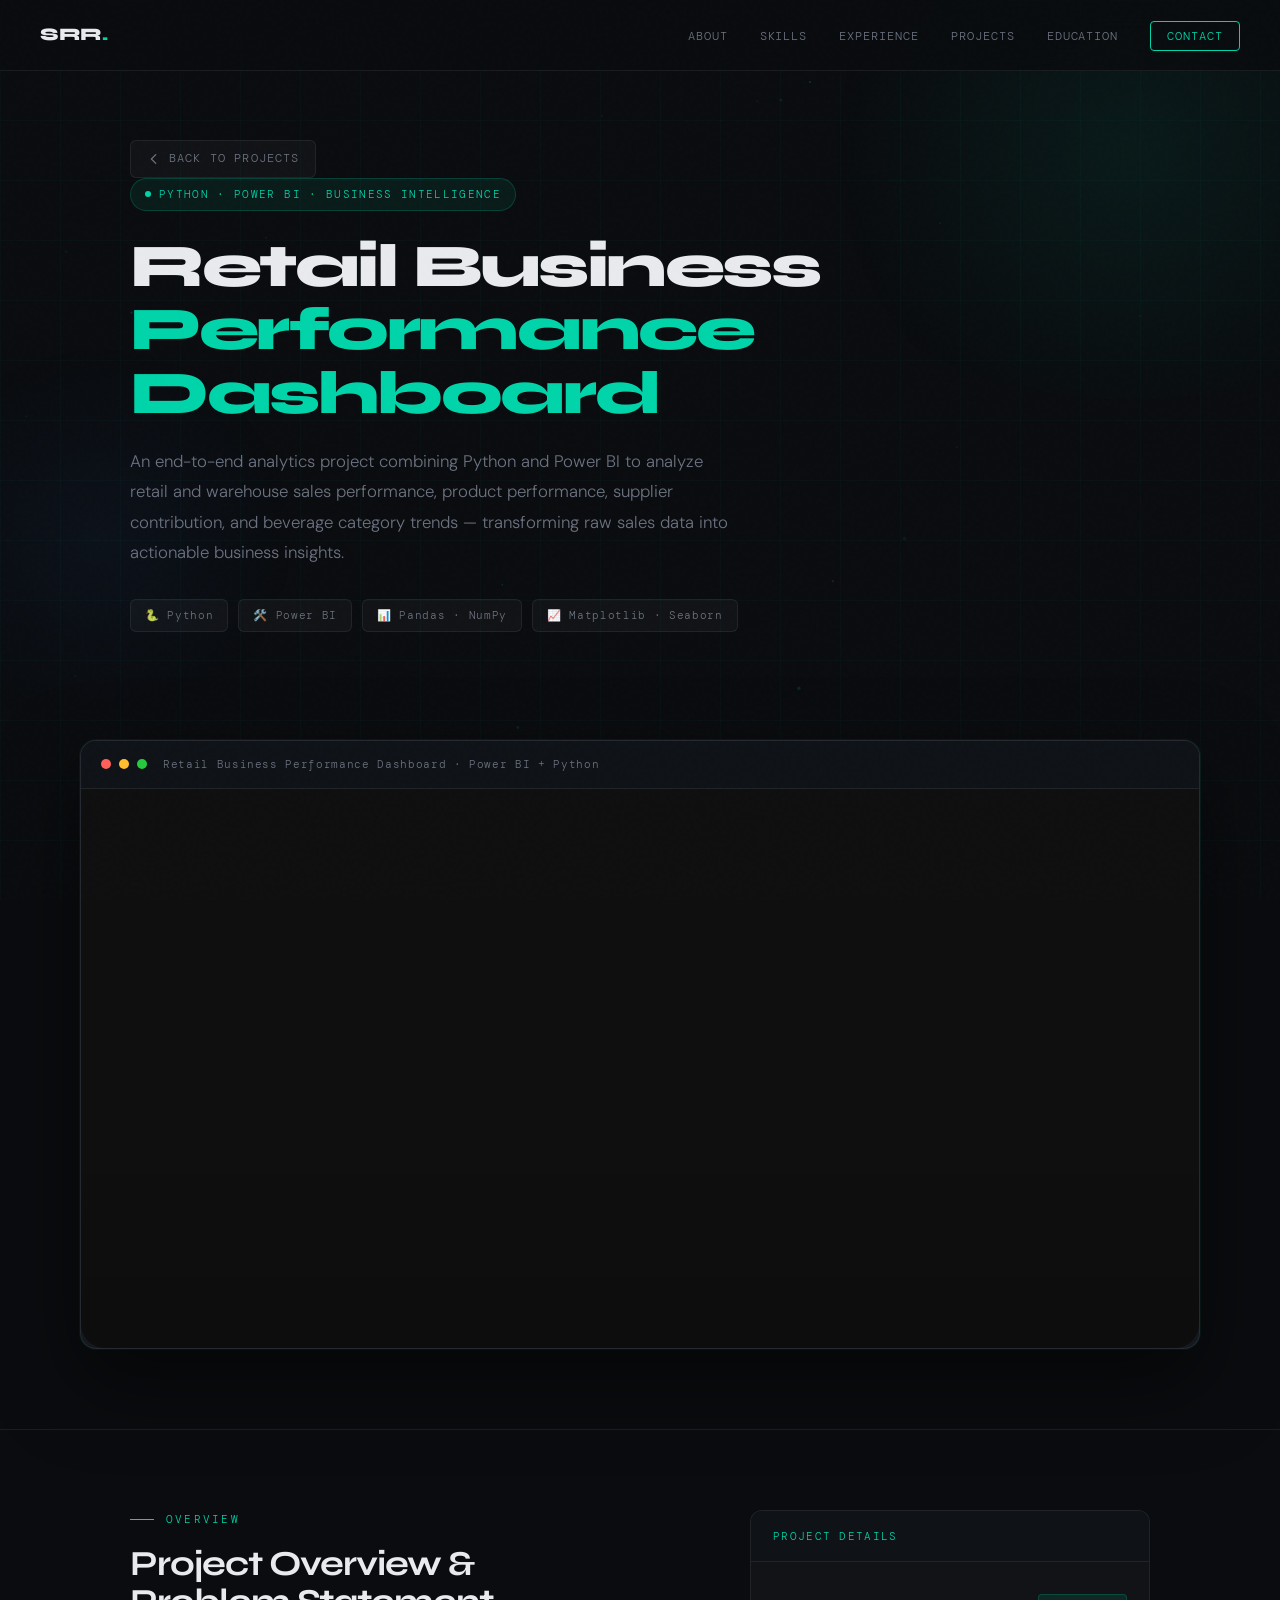
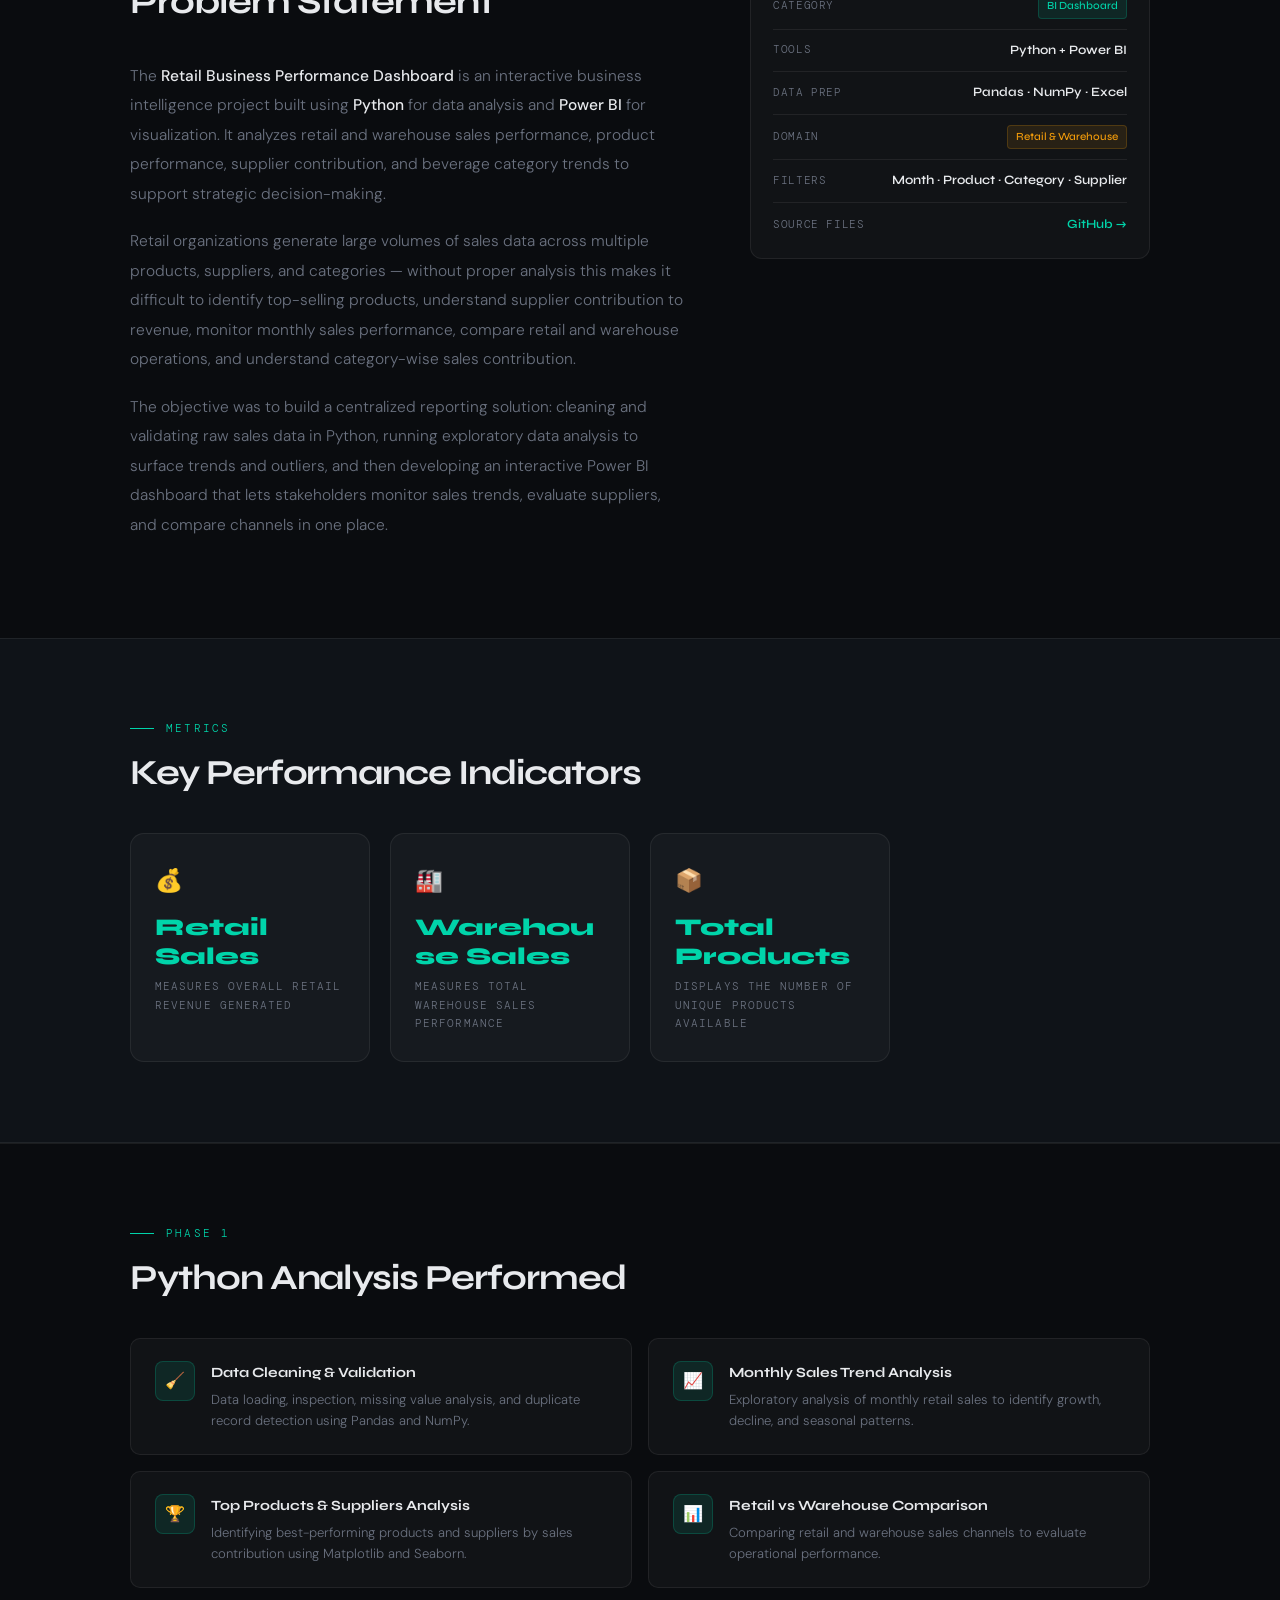
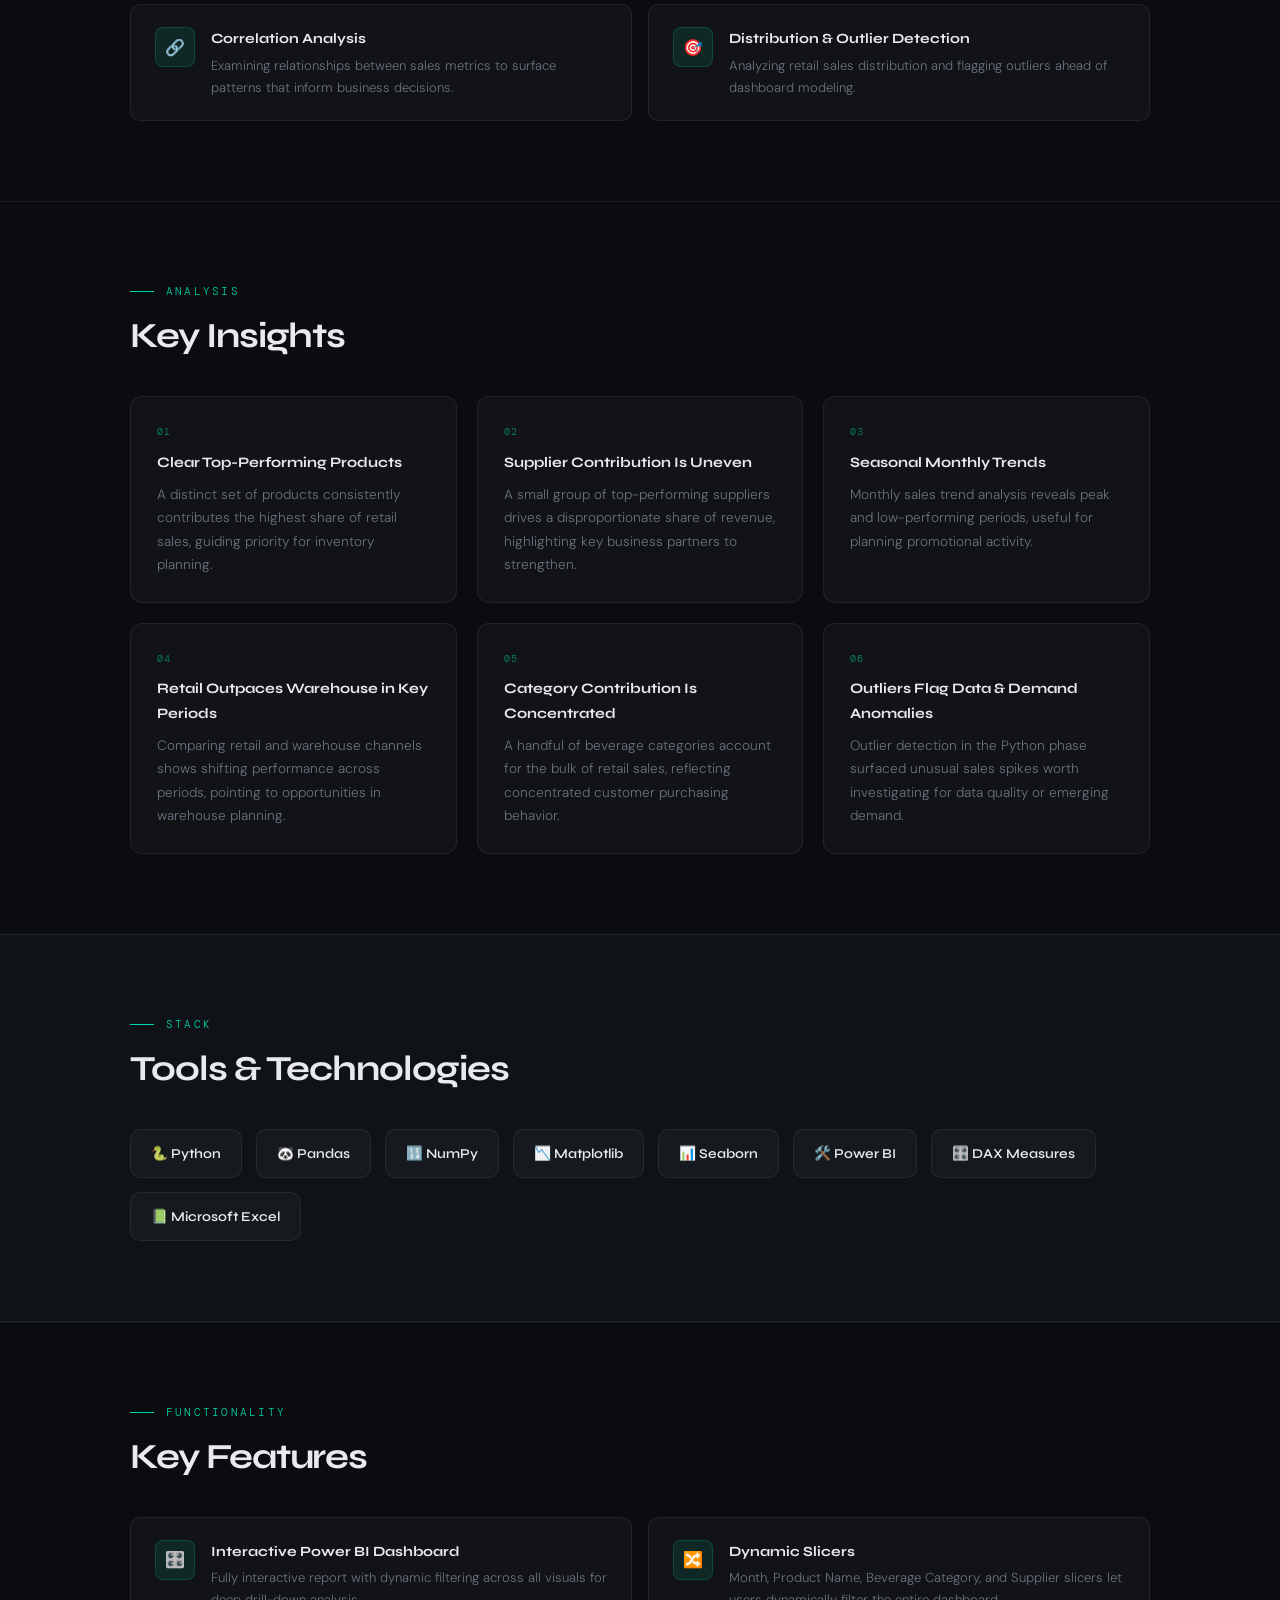
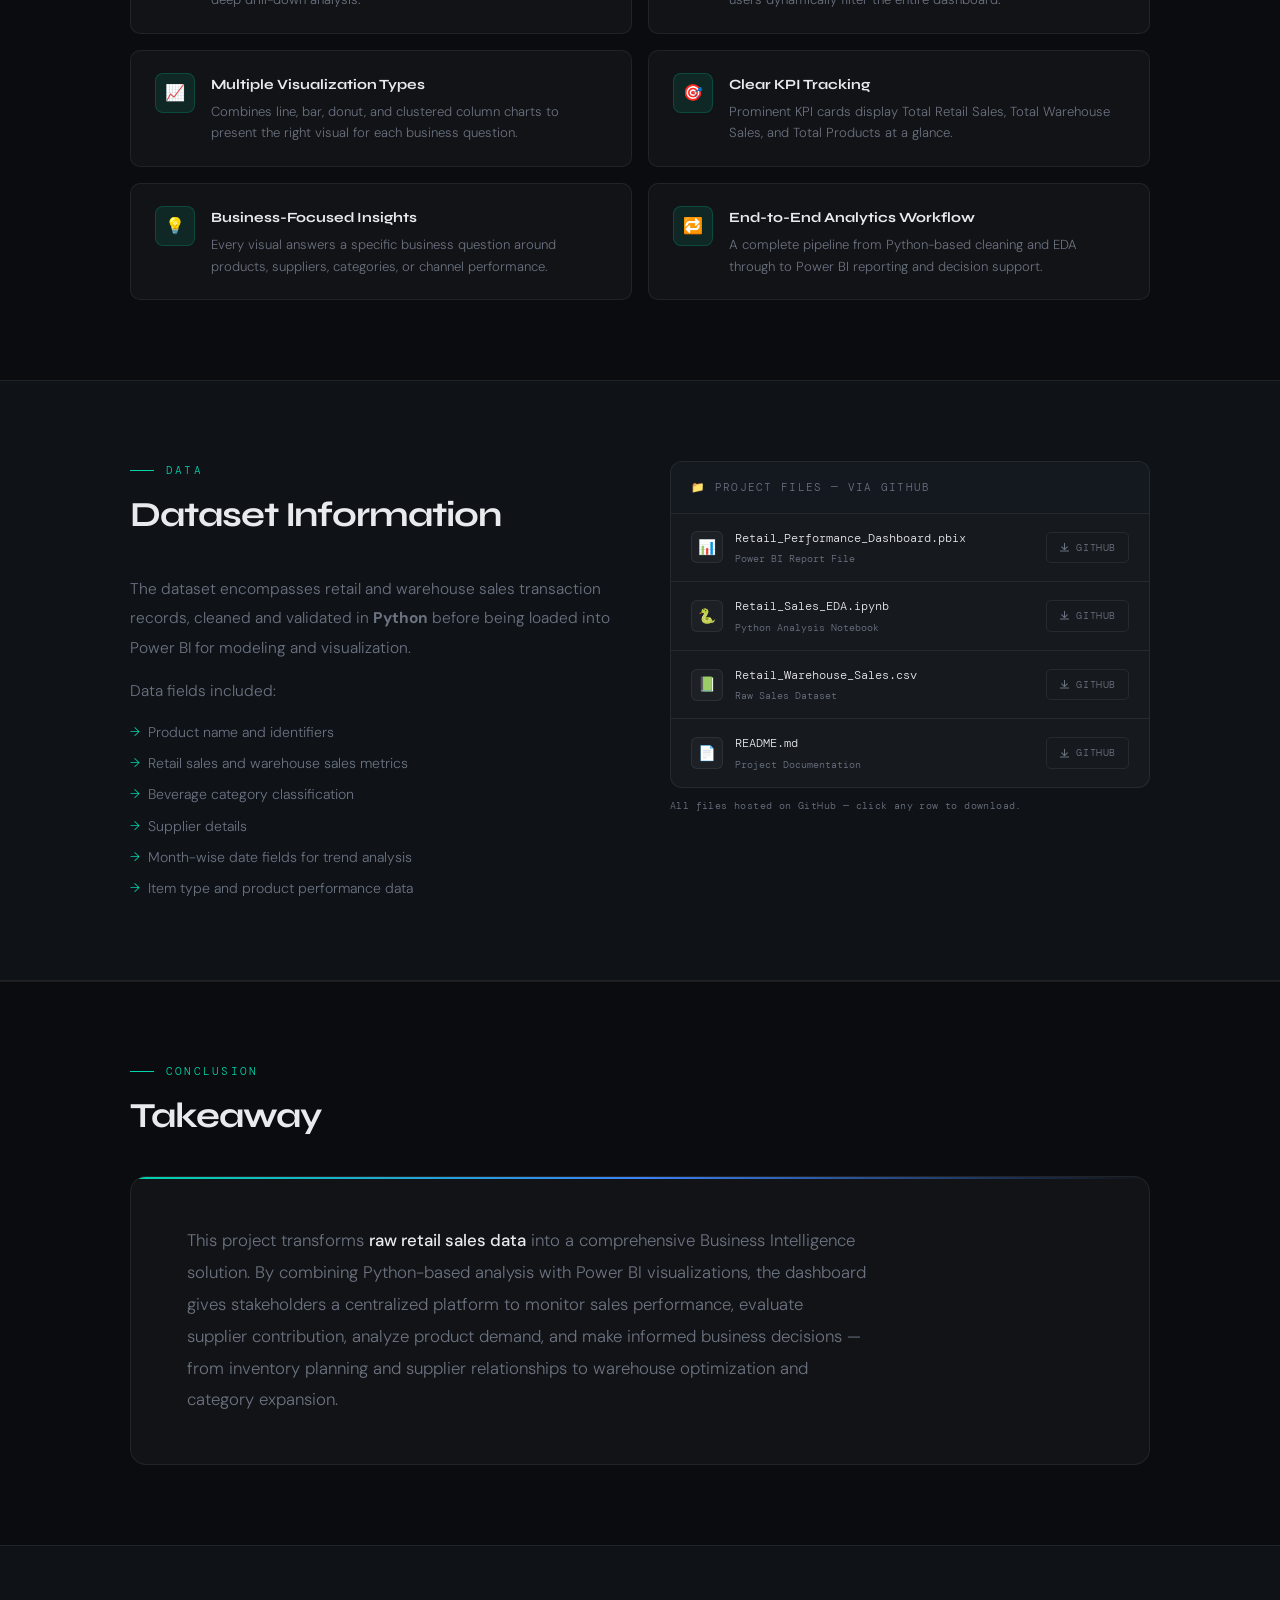
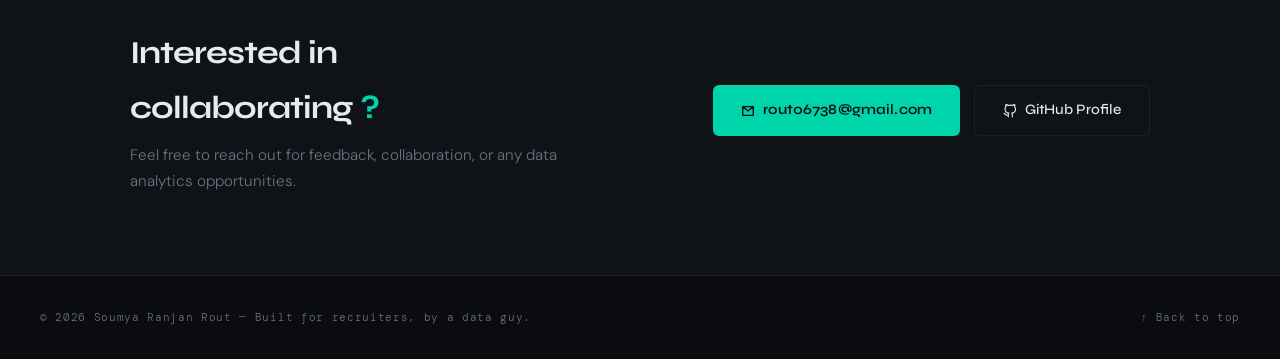
<file: retail-sales-analysis-powerbi-python.html>
<!DOCTYPE html>
<html lang="en">
<head>
<meta charset="UTF-8">
<meta name="viewport" content="width=device-width, initial-scale=1.0">
<title>Retail Business Performance Dashboard — Soumya Ranjan Rout</title>
<link rel="preconnect" href="https://fonts.googleapis.com">
<link href="https://fonts.googleapis.com/css2?family=Syne:wght@400;500;600;700;800&family=DM+Sans:ital,wght@0,300;0,400;0,500;1,300&family=DM+Mono:wght@300;400&display=swap" rel="stylesheet">
<link rel="stylesheet" href="css/style.css">
<style>
  /* Scoped fix: this page's KPI cards show short text labels (e.g. "Retail Sales")
     instead of numeric stats, so the default .kpi-big-value size overflows the card. */
  .kpi-big-value.kpi-big-value--text{
    font-size: 1.5rem;
    line-height: 1.2;
    white-space: normal;
    word-break: break-word;
  }
  .kpi-big-card{
    overflow: hidden;
  }
</style>
</head>
<body>

<div class="grid-bg"></div>

<!-- ══════════════════════════════════════════
     NAV — exact from original index.html
     ══════════════════════════════════════════ -->
<nav id="main-nav">
  <a href="index.html#hero" class="nav-logo">SRR<span>.</span></a>
  <ul class="nav-links" id="nav-links">
    <li><a href="index.html#about">About</a></li>
    <li><a href="index.html#skills">Skills</a></li>
    <li><a href="index.html#experience">Experience</a></li>
    <li><a href="index.html#projects">Projects</a></li>
    <li><a href="index.html#education">Education</a></li>
    <li><a href="index.html#contact" class="nav-cta">Contact</a></li>
  </ul>
  <button class="hamburger" id="hamburger" aria-label="Menu">
    <span></span><span></span><span></span>
  </button>
</nav>

<!-- ─── PROJECT HERO (back-bar moved inside so glow covers both) ─── -->
<section class="proj-hero">
  <div class="proj-hero-glow"></div>
  <div class="proj-hero-glow2"></div>

  <div class="back-bar">
    <div class="container">
      <a href="index.html#projects" class="back-btn reveal">
        <svg width="14" height="14" viewBox="0 0 16 16" fill="none">
          <path d="M10 3L5 8l5 5" stroke="currentColor" stroke-width="1.5" stroke-linecap="round" stroke-linejoin="round"/>
        </svg>
        Back to Projects
      </a>
    </div>
  </div>

  <div class="container">
    <div class="proj-category reveal">
      <span class="dot"></span>
      Python · Power BI · Business Intelligence
    </div>
    <h1 class="proj-title reveal">Retail Business<br><span class="em">Performance Dashboard</span></h1>
    <p class="proj-tagline reveal">
      An end-to-end analytics project combining Python and Power BI to analyze retail and warehouse sales performance, product performance, supplier contribution, and beverage category trends — transforming raw sales data into actionable business insights.
    </p>
    <div class="proj-meta-row reveal">
      <span class="proj-meta-chip">🐍 Python</span>
      <span class="proj-meta-chip">🛠️ Power BI</span>
      <span class="proj-meta-chip">📊 Pandas · NumPy</span>
      <span class="proj-meta-chip">📈 Matplotlib · Seaborn</span>
    </div>
    <!-- <div class="proj-actions reveal">
      <a href="https://github.com/soumyarout24/retail-sales-analysis-powerbi-python" target="_blank" rel="noopener" class="btn-primary">
        <svg width="15" height="15" viewBox="0 0 24 24" fill="currentColor"><path d="M9 19c-5 1.5-5-2.5-7-3m14 6v-3.87a3.37 3.37 0 00-.94-2.61c3.14-.35 6.44-1.54 6.44-7A5.44 5.44 0 0020 4.77 5.07 5.07 0 0019.91 1S18.73.65 16 2.48a13.38 13.38 0 00-7 0C6.27.65 5.09 1 5.09 1A5.07 5.07 0 005 4.77a5.44 5.44 0 00-1.5 3.78c0 5.42 3.3 6.61 6.44 7A3.37 3.37 0 009 18.13V22" stroke="currentColor" stroke-width="2" fill="none" stroke-linecap="round" stroke-linejoin="round"/></svg>
        View on GitHub
      </a>
      <a href="https://github.com/soumyarout24/retail-sales-analysis-powerbi-python" target="_blank" rel="noopener" class="btn-ghost">
        <svg width="14" height="14" viewBox="0 0 16 16" fill="none"><path d="M8 2v9M4 7l4 4 4-4M2 13h12" stroke="currentColor" stroke-width="1.5" stroke-linecap="round" stroke-linejoin="round"/></svg>
        Download Files
      </a>
    </div> -->
  </div>
</section>

<section class="img-section">
  <div class="container">
    <div class="proj-img-wrap reveal">

      <!-- window chrome -->
      <div class="proj-img-bar">
        <div class="proj-img-dot red"></div>
        <div class="proj-img-dot yellow"></div>
        <div class="proj-img-dot green"></div>

        <span class="proj-img-bar-label">
          Retail Business Performance Dashboard · Power BI + Python
        </span>
      </div>

      <!-- VIDEO -->
      <div class="proj-video-box">

        <video
          class="proj-video"
          autoplay
          muted
          loop
          playsinline
          preload="auto"
          disablePictureInPicture
          controlsList="nodownload nofullscreen noremoteplayback">

          <source src="Asset/Project/video/project7_new_aug2026.mp4" type="video/mp4">

        </video>

      </div>

    </div>

    <!--<p class="proj-img-caption">
      📊 Retail Business Performance Dashboard — Power BI + Python
    </p>-->

  </div>
</section>

<!-- ─── OVERVIEW ─── -->
<section class="overview-section">
  <div class="container">
    <div class="overview-grid">
      <div class="overview-body">
        <div class="section-label reveal">Overview</div>
        <h2 class="section-title reveal">Project Overview &<br>Problem Statement</h2>
        <div class="reveal">
          <p>The <strong>Retail Business Performance Dashboard</strong> is an interactive business intelligence project built using <strong>Python</strong> for data analysis and <strong>Power BI</strong> for visualization. It analyzes retail and warehouse sales performance, product performance, supplier contribution, and beverage category trends to support strategic decision-making.</p>
          <p>Retail organizations generate large volumes of sales data across multiple products, suppliers, and categories — without proper analysis this makes it difficult to identify top-selling products, understand supplier contribution to revenue, monitor monthly sales performance, compare retail and warehouse operations, and understand category-wise sales contribution.</p>
          <p>The objective was to build a centralized reporting solution: cleaning and validating raw sales data in Python, running exploratory data analysis to surface trends and outliers, and then developing an interactive Power BI dashboard that lets stakeholders monitor sales trends, evaluate suppliers, and compare channels in one place.</p>
        </div>
      </div>
      <div class="reveal">
        <div class="info-card">
          <div class="info-card-header">Project Details</div>
          <div class="info-card-body">
            <div class="info-row">
              <span class="info-key">Category</span>
              <span class="info-val"><span class="tag">BI Dashboard</span></span>
            </div>
            <div class="info-row">
              <span class="info-key">Tools</span>
              <span class="info-val">Python + Power BI</span>
            </div>
            <div class="info-row">
              <span class="info-key">Data Prep</span>
              <span class="info-val">Pandas · NumPy · Excel</span>
            </div>
            <div class="info-row">
              <span class="info-key">Domain</span>
              <span class="info-val"><span class="tag amber">Retail & Warehouse</span></span>
            </div>
            <div class="info-row">
              <span class="info-key">Filters</span>
              <span class="info-val">Month · Product · Category · Supplier</span>
            </div>
            <div class="info-row">
              <span class="info-key">Source Files</span>
              <span class="info-val">
                <a href="https://github.com/soumyarout24/retail-sales-analysis-powerbi-python" target="_blank" rel="noopener"
                   style="color:var(--accent);text-decoration:none;font-size:0.78rem;">GitHub →</a>
              </span>
            </div>
          </div>
        </div>
      </div>
    </div>
  </div>
</section>

<!-- ─── KPIs ─── -->
<section class="kpi-section">
  <div class="container">
    <div class="section-label reveal">Metrics</div>
    <h2 class="section-title reveal">Key Performance Indicators</h2>
    <div class="kpi-big-grid">
      <div class="kpi-big-card reveal"><div class="kpi-big-icon">💰</div><div class="kpi-big-value kpi-big-value--text">Retail Sales</div><div class="kpi-big-label">Measures overall retail revenue generated</div></div>
      <div class="kpi-big-card reveal"><div class="kpi-big-icon">🏭</div><div class="kpi-big-value kpi-big-value--text">Warehouse Sales</div><div class="kpi-big-label">Measures total warehouse sales performance</div></div>
      <div class="kpi-big-card reveal"><div class="kpi-big-icon">📦</div><div class="kpi-big-value kpi-big-value--text">Total Products</div><div class="kpi-big-label">Displays the number of unique products available</div></div>
    </div>
  </div>
</section>

<!-- ─── PYTHON ANALYSIS ─── -->
<section class="features-section">
  <div class="container">
    <div class="section-label reveal">Phase 1</div>
    <h2 class="section-title reveal">Python Analysis Performed</h2>
    <div class="features-grid">
      <div class="feature-item reveal"><div class="feature-icon">🧹</div><div><div class="feature-title">Data Cleaning & Validation</div><div class="feature-desc">Data loading, inspection, missing value analysis, and duplicate record detection using Pandas and NumPy.</div></div></div>
      <div class="feature-item reveal"><div class="feature-icon">📈</div><div><div class="feature-title">Monthly Sales Trend Analysis</div><div class="feature-desc">Exploratory analysis of monthly retail sales to identify growth, decline, and seasonal patterns.</div></div></div>
      <div class="feature-item reveal"><div class="feature-icon">🏆</div><div><div class="feature-title">Top Products & Suppliers Analysis</div><div class="feature-desc">Identifying best-performing products and suppliers by sales contribution using Matplotlib and Seaborn.</div></div></div>
      <div class="feature-item reveal"><div class="feature-icon">📊</div><div><div class="feature-title">Retail vs Warehouse Comparison</div><div class="feature-desc">Comparing retail and warehouse sales channels to evaluate operational performance.</div></div></div>
      <div class="feature-item reveal"><div class="feature-icon">🔗</div><div><div class="feature-title">Correlation Analysis</div><div class="feature-desc">Examining relationships between sales metrics to surface patterns that inform business decisions.</div></div></div>
      <div class="feature-item reveal"><div class="feature-icon">🎯</div><div><div class="feature-title">Distribution & Outlier Detection</div><div class="feature-desc">Analyzing retail sales distribution and flagging outliers ahead of dashboard modeling.</div></div></div>
    </div>
  </div>
</section>

<!-- ─── INSIGHTS ─── -->
<section class="insights-section">
  <div class="container">
    <div class="section-label reveal">Analysis</div>
    <h2 class="section-title reveal">Key Insights</h2>
    <div class="insights-grid">
      <div class="insight-card reveal"><div class="insight-num">01</div><div class="insight-title">Clear Top-Performing Products</div><div class="insight-desc">A distinct set of products consistently contributes the highest share of retail sales, guiding priority for inventory planning.</div></div>
      <div class="insight-card reveal"><div class="insight-num">02</div><div class="insight-title">Supplier Contribution Is Uneven</div><div class="insight-desc">A small group of top-performing suppliers drives a disproportionate share of revenue, highlighting key business partners to strengthen.</div></div>
      <div class="insight-card reveal"><div class="insight-num">03</div><div class="insight-title">Seasonal Monthly Trends</div><div class="insight-desc">Monthly sales trend analysis reveals peak and low-performing periods, useful for planning promotional activity.</div></div>
      <div class="insight-card reveal"><div class="insight-num">04</div><div class="insight-title">Retail Outpaces Warehouse in Key Periods</div><div class="insight-desc">Comparing retail and warehouse channels shows shifting performance across periods, pointing to opportunities in warehouse planning.</div></div>
      <div class="insight-card reveal"><div class="insight-num">05</div><div class="insight-title">Category Contribution Is Concentrated</div><div class="insight-desc">A handful of beverage categories account for the bulk of retail sales, reflecting concentrated customer purchasing behavior.</div></div>
      <div class="insight-card reveal"><div class="insight-num">06</div><div class="insight-title">Outliers Flag Data & Demand Anomalies</div><div class="insight-desc">Outlier detection in the Python phase surfaced unusual sales spikes worth investigating for data quality or emerging demand.</div></div>
    </div>
  </div>
</section>

<!-- ─── TOOLS ─── -->
<section class="tools-section">
  <div class="container">
    <div class="section-label reveal">Stack</div>
    <h2 class="section-title reveal">Tools & Technologies</h2>
    <div class="tools-grid reveal">
      <div class="tool-chip">🐍 Python</div>
      <div class="tool-chip">🐼 Pandas</div>
      <div class="tool-chip">🔢 NumPy</div>
      <div class="tool-chip">📉 Matplotlib</div>
      <div class="tool-chip">📊 Seaborn</div>
      <div class="tool-chip">🛠️ Power BI</div>
      <div class="tool-chip">🎛️ DAX Measures</div>
      <div class="tool-chip">📗 Microsoft Excel</div>
    </div>
  </div>
</section>

<!-- ─── FEATURES ─── -->
<section class="features-section">
  <div class="container">
    <div class="section-label reveal">Functionality</div>
    <h2 class="section-title reveal">Key Features</h2>
    <div class="features-grid">
      <div class="feature-item reveal"><div class="feature-icon">🎛️</div><div><div class="feature-title">Interactive Power BI Dashboard</div><div class="feature-desc">Fully interactive report with dynamic filtering across all visuals for deep drill-down analysis.</div></div></div>
      <div class="feature-item reveal"><div class="feature-icon">🔀</div><div><div class="feature-title">Dynamic Slicers</div><div class="feature-desc">Month, Product Name, Beverage Category, and Supplier slicers let users dynamically filter the entire dashboard.</div></div></div>
      <div class="feature-item reveal"><div class="feature-icon">📈</div><div><div class="feature-title">Multiple Visualization Types</div><div class="feature-desc">Combines line, bar, donut, and clustered column charts to present the right visual for each business question.</div></div></div>
      <div class="feature-item reveal"><div class="feature-icon">🎯</div><div><div class="feature-title">Clear KPI Tracking</div><div class="feature-desc">Prominent KPI cards display Total Retail Sales, Total Warehouse Sales, and Total Products at a glance.</div></div></div>
      <div class="feature-item reveal"><div class="feature-icon">💡</div><div><div class="feature-title">Business-Focused Insights</div><div class="feature-desc">Every visual answers a specific business question around products, suppliers, categories, or channel performance.</div></div></div>
      <div class="feature-item reveal"><div class="feature-icon">🔁</div><div><div class="feature-title">End-to-End Analytics Workflow</div><div class="feature-desc">A complete pipeline from Python-based cleaning and EDA through to Power BI reporting and decision support.</div></div></div>
    </div>
  </div>
</section>

<!-- ─── DATASET & FILES ─── -->
<section class="dataset-section">
  <div class="container">
    <div class="dataset-grid">
      <div>
        <div class="section-label reveal">Data</div>
        <h2 class="section-title reveal">Dataset Information</h2>
        <div class="dataset-body reveal">
          <p>The dataset encompasses retail and warehouse sales transaction records, cleaned and validated in <strong>Python</strong> before being loaded into Power BI for modeling and visualization.</p>
          <p>Data fields included:</p>
          <ul class="dataset-list">
            <li>Product name and identifiers</li>
            <li>Retail sales and warehouse sales metrics</li>
            <li>Beverage category classification</li>
            <li>Supplier details</li>
            <li>Month-wise date fields for trend analysis</li>
            <li>Item type and product performance data</li>
          </ul>
        </div>
      </div>
      <div class="reveal">
        <div class="file-card">
          <div class="file-card-header">📁 Project Files — via GitHub</div>
          <div class="file-item">
            <div class="file-item-left"><div class="file-icon">📊</div><div class="file-name-wrap"><div class="file-name">Retail_Performance_Dashboard.pbix</div><div class="file-size">Power BI Report File</div></div></div>
            <a href="https://github.com/soumyarout24/retail-sales-analysis-powerbi-python" target="_blank" rel="noopener" class="file-download"><svg width="11" height="11" viewBox="0 0 16 16" fill="none"><path d="M8 2v9M4 7l4 4 4-4M2 13h12" stroke="currentColor" stroke-width="1.5" stroke-linecap="round" stroke-linejoin="round"/></svg>GitHub</a>
          </div>
          <div class="file-item">
            <div class="file-item-left"><div class="file-icon">🐍</div><div class="file-name-wrap"><div class="file-name">Retail_Sales_EDA.ipynb</div><div class="file-size">Python Analysis Notebook</div></div></div>
            <a href="https://github.com/soumyarout24/retail-sales-analysis-powerbi-python" target="_blank" rel="noopener" class="file-download"><svg width="11" height="11" viewBox="0 0 16 16" fill="none"><path d="M8 2v9M4 7l4 4 4-4M2 13h12" stroke="currentColor" stroke-width="1.5" stroke-linecap="round" stroke-linejoin="round"/></svg>GitHub</a>
          </div>
          <div class="file-item">
            <div class="file-item-left"><div class="file-icon">📗</div><div><div class="file-name">Retail_Warehouse_Sales.csv</div><div class="file-size">Raw Sales Dataset</div></div></div>
            <a href="https://github.com/soumyarout24/retail-sales-analysis-powerbi-python" target="_blank" rel="noopener" class="file-download"><svg width="11" height="11" viewBox="0 0 16 16" fill="none"><path d="M8 2v9M4 7l4 4 4-4M2 13h12" stroke="currentColor" stroke-width="1.5" stroke-linecap="round" stroke-linejoin="round"/></svg>GitHub</a>
          </div>
          <div class="file-item">
            <div class="file-item-left"><div class="file-icon">📄</div><div class="file-name-wrap"><div class="file-name">README.md</div><div class="file-size">Project Documentation</div></div></div>
            <a href="https://github.com/soumyarout24/retail-sales-analysis-powerbi-python" target="_blank" rel="noopener" class="file-download"><svg width="11" height="11" viewBox="0 0 16 16" fill="none"><path d="M8 2v9M4 7l4 4 4-4M2 13h12" stroke="currentColor" stroke-width="1.5" stroke-linecap="round" stroke-linejoin="round"/></svg>GitHub</a>
          </div>
        </div>
        <p style="font-family:var(--font-mono);font-size:0.62rem;color:var(--muted);margin-top:10px;letter-spacing:0.04em;">All files hosted on GitHub — click any row to download.</p>
      </div>
    </div>
  </div>
</section>

<!-- ─── CONCLUSION ─── -->
<section class="conclusion-section">
  <div class="container">
    <div class="section-label reveal">Conclusion</div>
    <h2 class="section-title reveal">Takeaway</h2>
    <div class="conclusion-inner reveal">
      <p>This project transforms <strong>raw retail sales data</strong> into a comprehensive Business Intelligence solution. By combining Python-based analysis with Power BI visualizations, the dashboard gives stakeholders a centralized platform to monitor sales performance, evaluate supplier contribution, analyze product demand, and make informed business decisions — from inventory planning and supplier relationships to warehouse optimization and category expansion.</p>
    </div>
  </div>
</section>

<!-- ─── CONTACT CTA ─── -->
<section class="contact-cta">
  <div class="container">
    <div class="contact-cta-inner">
      <div class="contact-cta-text reveal">
        <h3>Interested in<br>collaborating <span class="em">?</span></h3>
        <p>Feel free to reach out for feedback, collaboration, or any data analytics opportunities.</p>
      </div>
      <div class="reveal" style="display:flex;gap:14px;flex-wrap:wrap;">
        <a href="mailto:rout06738@gmail.com" class="btn-primary">
          <svg width="14" height="14" viewBox="0 0 16 16" fill="none"><path d="M2 3h12v10H2V3zm0 0l6 5 6-5" stroke="currentColor" stroke-width="1.5" fill="none" stroke-linecap="round"/></svg>
          rout06738@gmail.com
        </a>
        <a href="https://github.com/soumyarout24" target="_blank" rel="noopener" class="btn-ghost">
          <svg width="14" height="14" viewBox="0 0 24 24" fill="currentColor"><path d="M9 19c-5 1.5-5-2.5-7-3m14 6v-3.87a3.37 3.37 0 00-.94-2.61c3.14-.35 6.44-1.54 6.44-7A5.44 5.44 0 0020 4.77 5.07 5.07 0 0019.91 1S18.73.65 16 2.48a13.38 13.38 0 00-7 0C6.27.65 5.09 1 5.09 1A5.07 5.07 0 005 4.77a5.44 5.44 0 00-1.5 3.78c0 5.42 3.3 6.61 6.44 7A3.37 3.37 0 009 18.13V22" stroke="currentColor" stroke-width="2" fill="none" stroke-linecap="round" stroke-linejoin="round"/></svg>
          GitHub Profile
        </a>
      </div>
    </div>
  </div>
</section>

<!-- ══════════════════════════════════════════
     FOOTER — exact from original index.html
     ══════════════════════════════════════════ -->
<footer>
  <div class="footer-copy">© 2026 Soumya Ranjan Rout — Built for recruiters, by a data guy.</div>
  <a href="#" class="footer-back">↑ Back to top</a>
</footer>

<script src="js/script.js"></script>

</body>
</html>
</file>
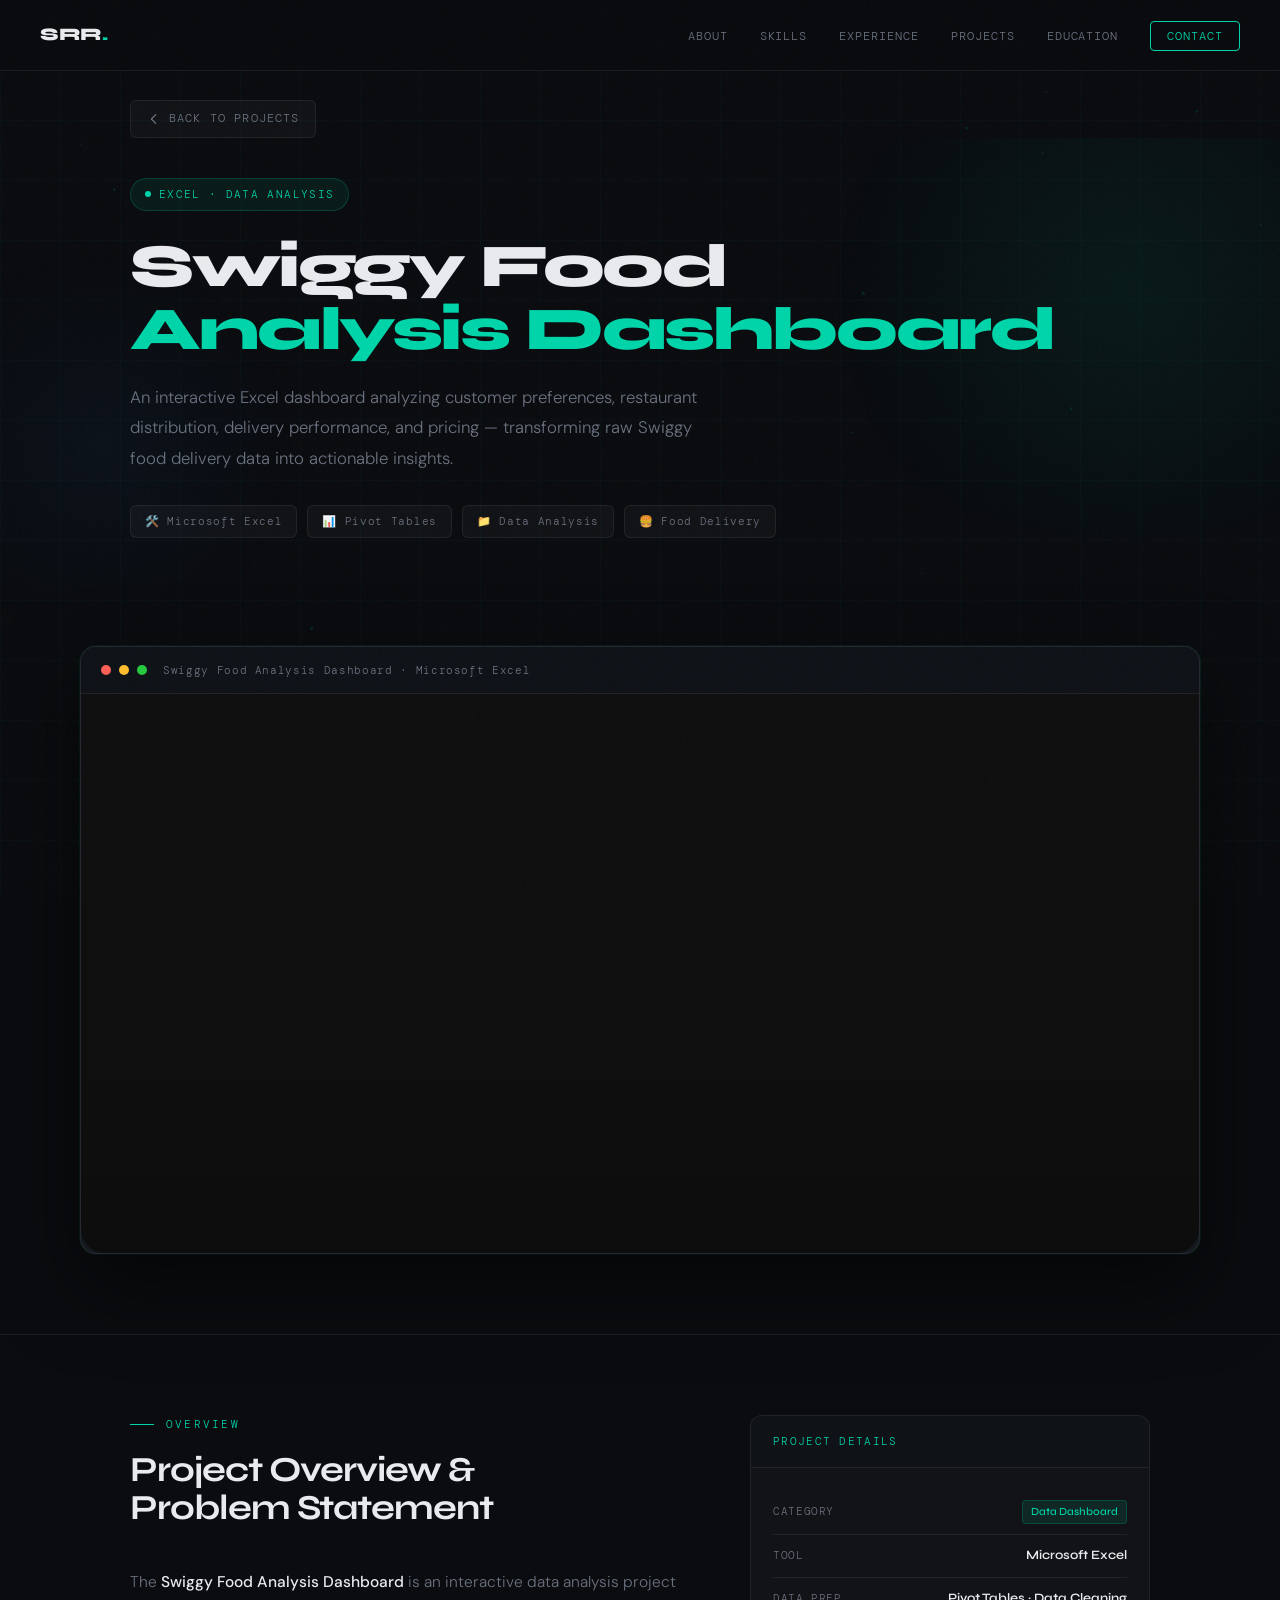
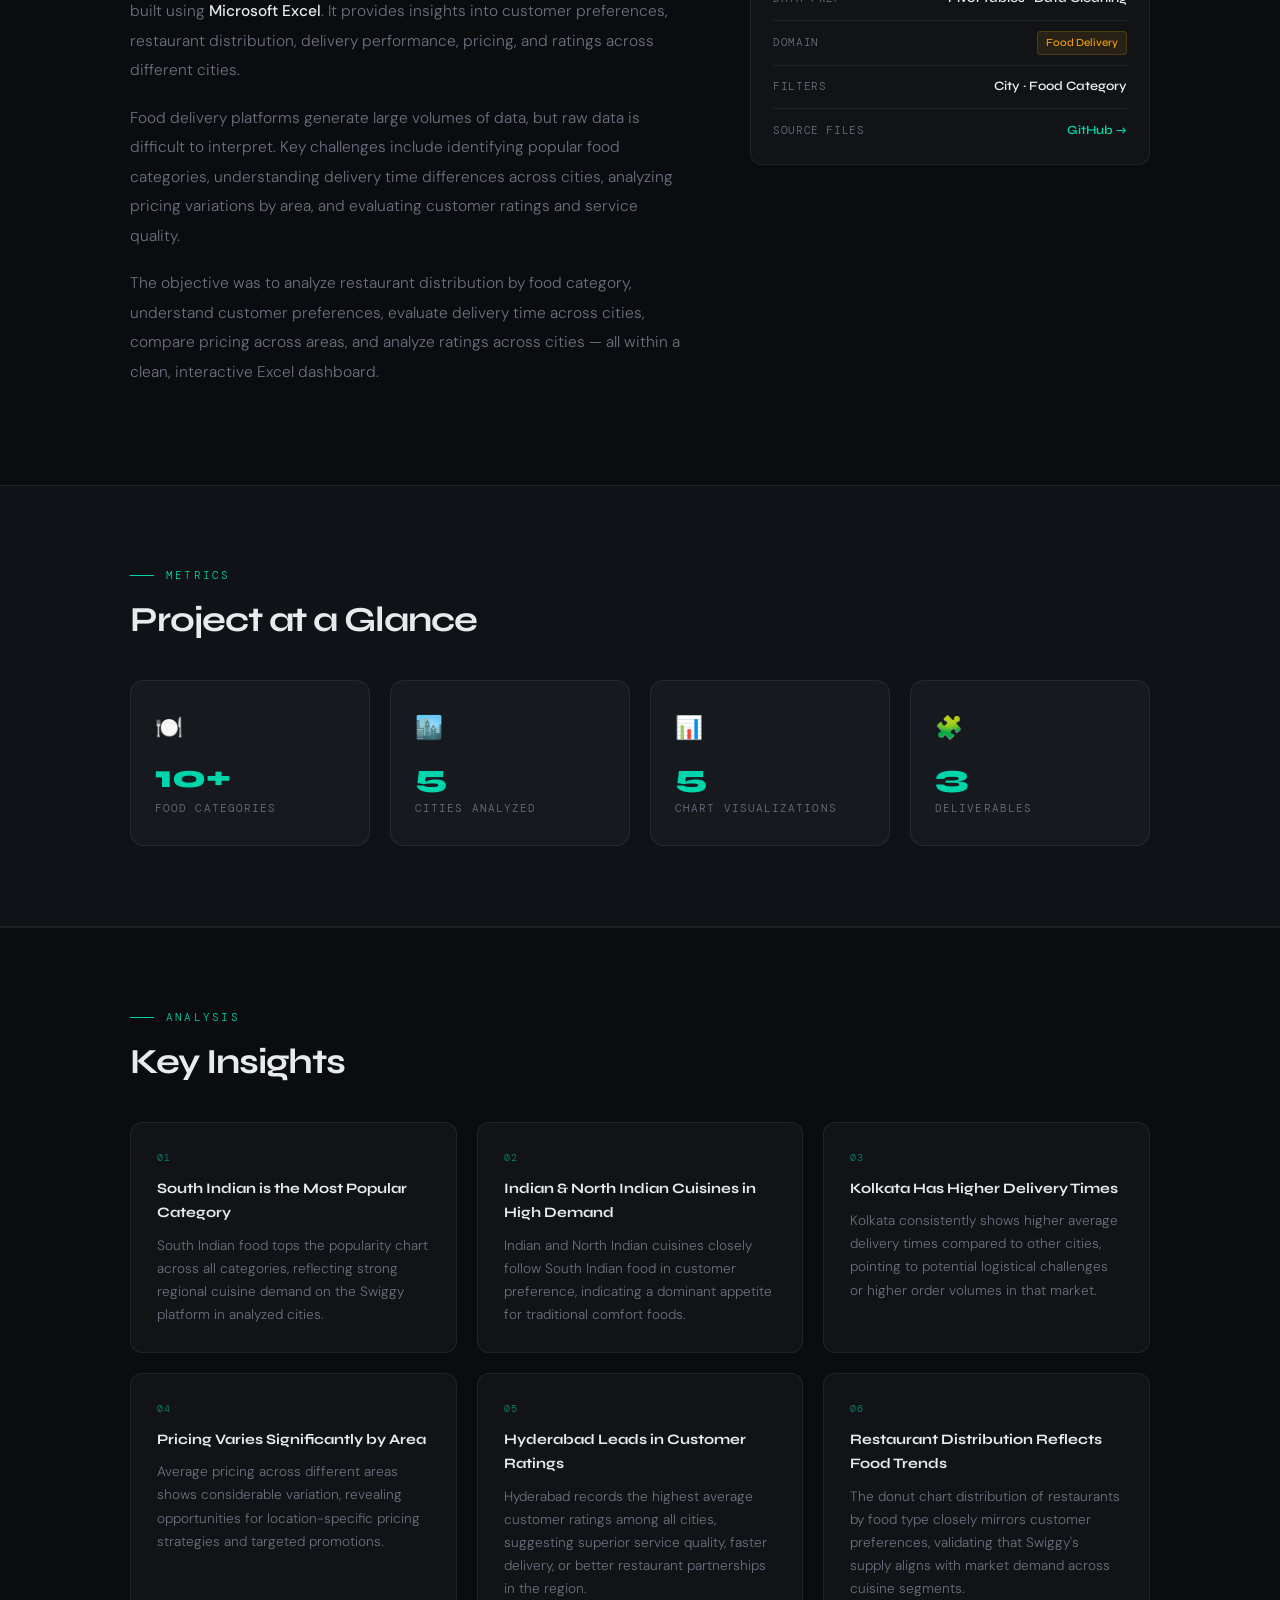
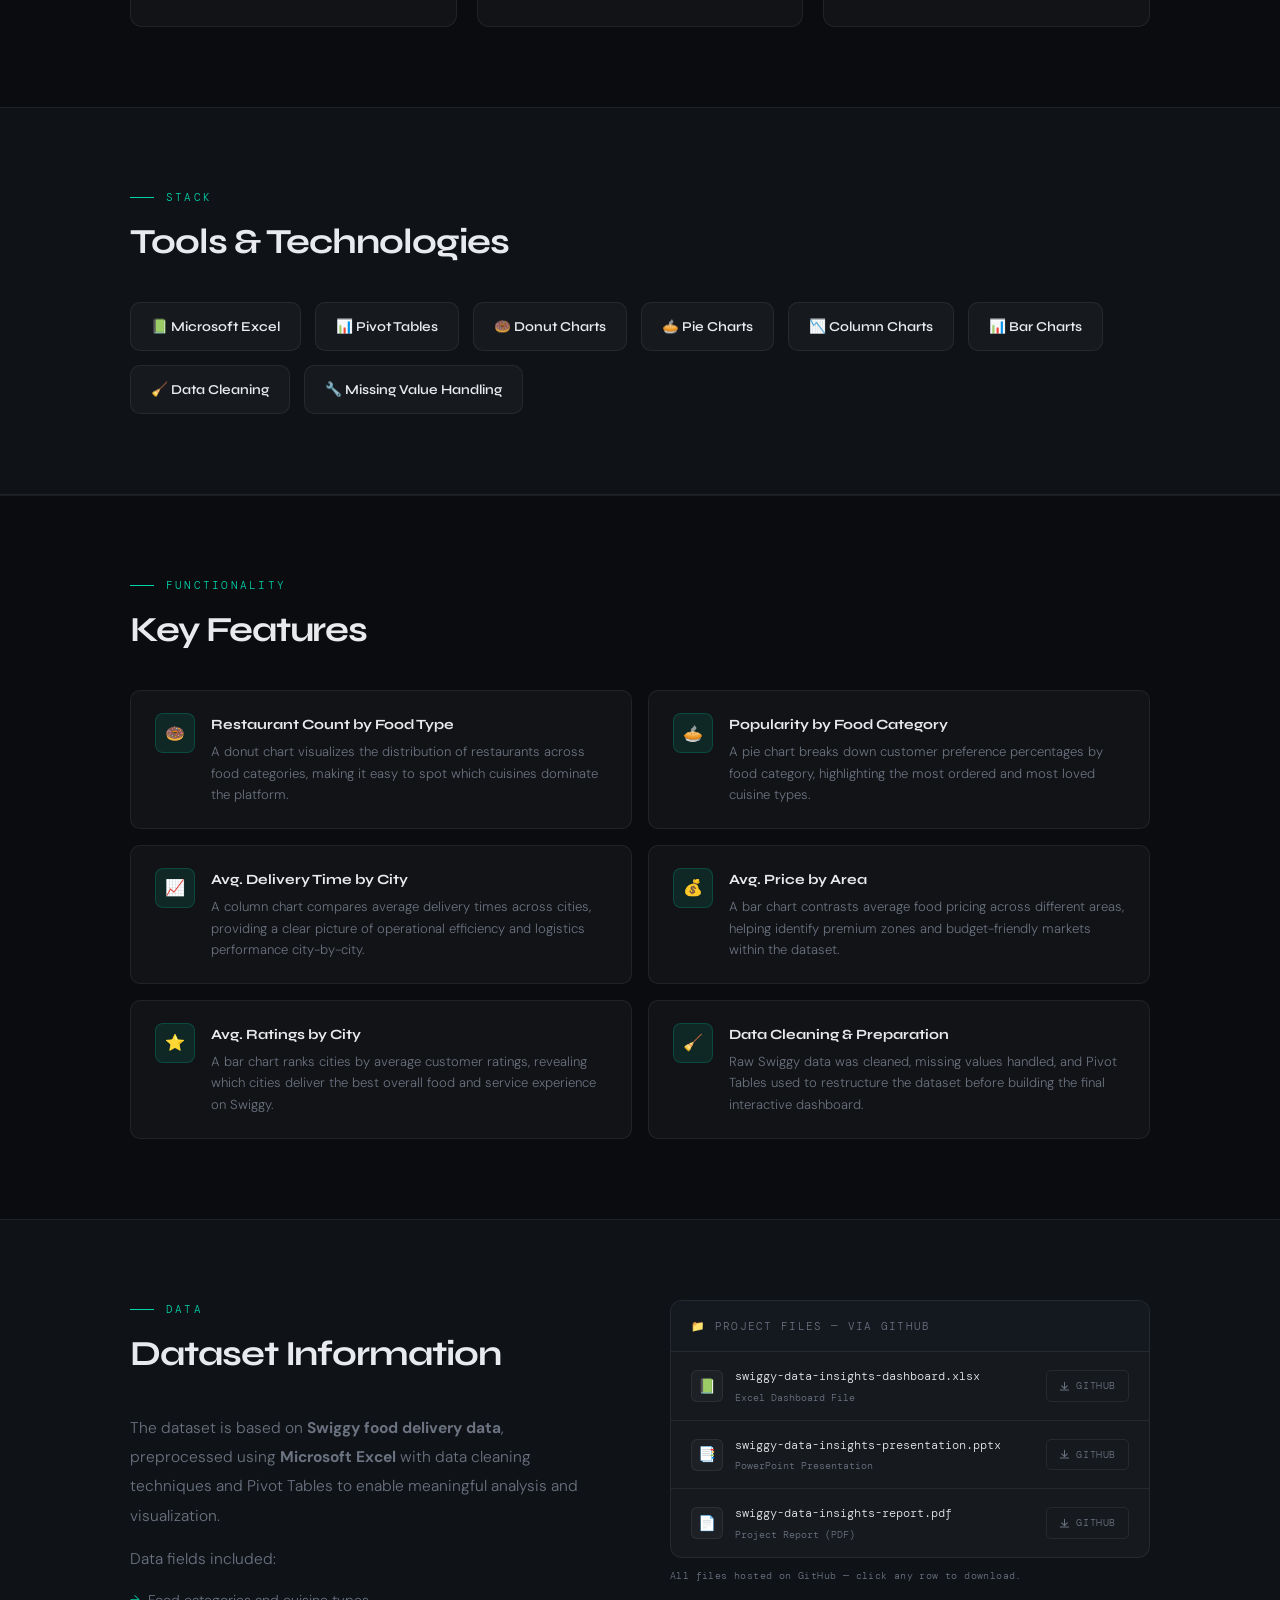
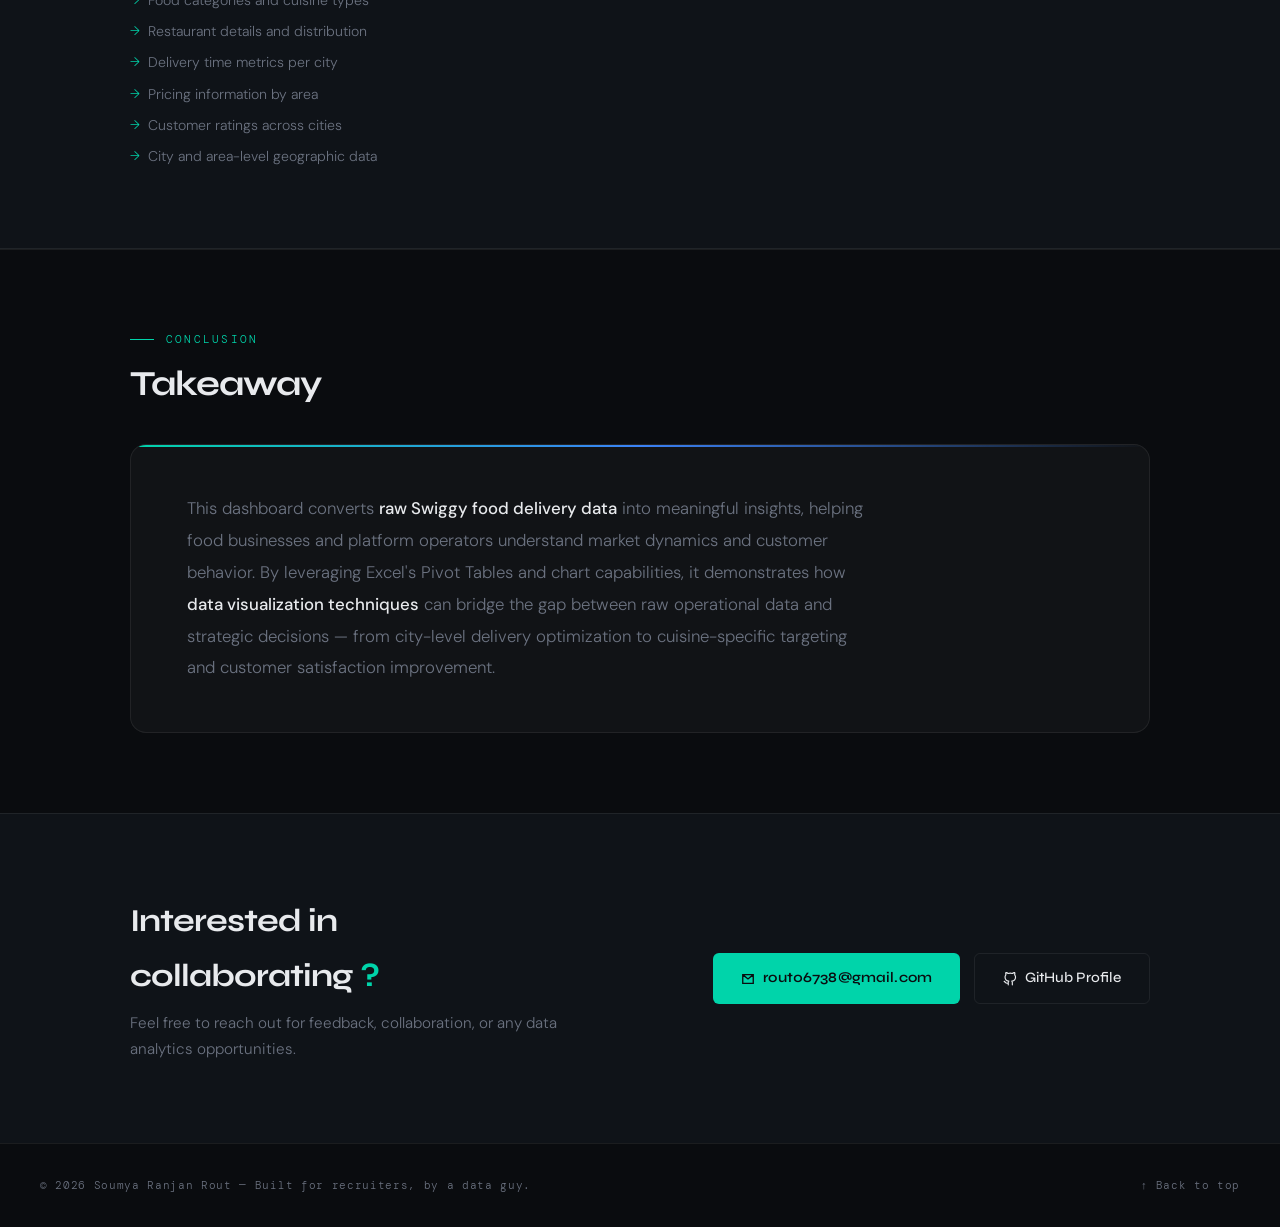
<file: swiggy-data-analysis-excel.html>
<!DOCTYPE html>
<html lang="en">
<head>
<meta charset="UTF-8">
<meta name="viewport" content="width=device-width, initial-scale=1.0">
<title>Swiggy Food Analysis Dashboard — Soumya Ranjan Rout</title>
<link rel="preconnect" href="https://fonts.googleapis.com">
<link href="https://fonts.googleapis.com/css2?family=Syne:wght@400;500;600;700;800&family=DM+Sans:ital,wght@0,300;0,400;0,500;1,300&family=DM+Mono:wght@300;400&display=swap" rel="stylesheet">
<link rel="stylesheet" href="css/style.css">
</head>
<body>

<div class="grid-bg"></div>

<!-- ══════════════════════════════════════════
     NAV — exact from original index.html
     ══════════════════════════════════════════ -->
<nav id="main-nav">
  <a href="index.html#hero" class="nav-logo">SRR<span>.</span></a>
  <ul class="nav-links" id="nav-links">
    <li><a href="index.html#about">About</a></li>
    <li><a href="index.html#skills">Skills</a></li>
    <li><a href="index.html#experience">Experience</a></li>
    <li><a href="index.html#projects">Projects</a></li>
    <li><a href="index.html#education">Education</a></li>
    <li><a href="index.html#contact" class="nav-cta">Contact</a></li>
  </ul>
  <button class="hamburger" id="hamburger" aria-label="Menu">
    <span></span><span></span><span></span>
  </button>
</nav>

<!-- ─── BACK BUTTON ─── -->
<div class="back-bar">
  <div class="container">
    <a href="index.html#projects" class="back-btn reveal">
      <svg width="14" height="14" viewBox="0 0 16 16" fill="none">
        <path d="M10 3L5 8l5 5" stroke="currentColor" stroke-width="1.5" stroke-linecap="round" stroke-linejoin="round"/>
      </svg>
      Back to Projects
    </a>
  </div>
</div>

<!-- ─── PROJECT HERO ─── -->
<section class="proj-hero">
  <div class="proj-hero-glow"></div>
  <div class="proj-hero-glow2"></div>
  <div class="container">
    <div class="proj-category reveal">
      <span class="dot"></span>
      Excel · Data Analysis
    </div>
    <h1 class="proj-title reveal">Swiggy Food<br><span class="em">Analysis Dashboard</span></h1>
    <p class="proj-tagline reveal">
      An interactive Excel dashboard analyzing customer preferences, restaurant distribution, delivery performance, and pricing — transforming raw Swiggy food delivery data into actionable insights.
    </p>
    <div class="proj-meta-row reveal">
      <span class="proj-meta-chip">🛠️ Microsoft Excel</span>
      <span class="proj-meta-chip">📊 Pivot Tables</span>
      <span class="proj-meta-chip">📁 Data Analysis</span>
      <span class="proj-meta-chip">🍔 Food Delivery</span>
    </div>
    <!-- <div class="proj-actions reveal">
      <a href="https://github.com/soumyarout24/swiggy-data-analysis-excel" target="_blank" rel="noopener" class="btn-primary">
        <svg width="15" height="15" viewBox="0 0 24 24" fill="currentColor"><path d="M9 19c-5 1.5-5-2.5-7-3m14 6v-3.87a3.37 3.37 0 00-.94-2.61c3.14-.35 6.44-1.54 6.44-7A5.44 5.44 0 0020 4.77 5.07 5.07 0 0019.91 1S18.73.65 16 2.48a13.38 13.38 0 00-7 0C6.27.65 5.09 1 5.09 1A5.07 5.07 0 005 4.77a5.44 5.44 0 00-1.5 3.78c0 5.42 3.3 6.61 6.44 7A3.37 3.37 0 009 18.13V22" stroke="currentColor" stroke-width="2" fill="none" stroke-linecap="round" stroke-linejoin="round"/></svg>
        View on GitHub
      </a>
      <a href="https://github.com/soumyarout24/swiggy-data-analysis-excel" target="_blank" rel="noopener" class="btn-ghost">
        <svg width="14" height="14" viewBox="0 0 16 16" fill="none"><path d="M8 2v9M4 7l4 4 4-4M2 13h12" stroke="currentColor" stroke-width="1.5" stroke-linecap="round" stroke-linejoin="round"/></svg>
        Download Files
      </a>
    </div> -->
  </div>
</section>

<section class="img-section">
  <div class="container">
    <div class="proj-img-wrap reveal">

      <!-- window chrome -->
      <div class="proj-img-bar">
        <div class="proj-img-dot red"></div>
        <div class="proj-img-dot yellow"></div>
        <div class="proj-img-dot green"></div>

        <span class="proj-img-bar-label">
          Swiggy Food Analysis Dashboard · Microsoft Excel
        </span>
      </div>

      <!-- VIDEO -->
      <div class="proj-video-box">

        <video
          class="proj-video"
          autoplay
          muted
          loop
          playsinline
          preload="auto"
          disablePictureInPicture
          controlsList="nodownload nofullscreen noremoteplayback">

          <!-- Replace with your video path -->
          <source src="Asset/Project/video/project2.mp4" type="video/mp4">

        </video>

      </div>

    </div>

    <!--<p class="proj-img-caption">
      🍔 Swiggy Food Analysis Dashboard — Microsoft Excel
    </p>-->

  </div>
</section>

<!-- ─── OVERVIEW ─── -->
<section class="overview-section">
  <div class="container">
    <div class="overview-grid">
      <div class="overview-body">
        <div class="section-label reveal">Overview</div>
        <h2 class="section-title reveal">Project Overview &<br>Problem Statement</h2>
        <div class="reveal">
          <p>The <strong>Swiggy Food Analysis Dashboard</strong> is an interactive data analysis project built using <strong>Microsoft Excel</strong>. It provides insights into customer preferences, restaurant distribution, delivery performance, pricing, and ratings across different cities.</p>
          <p>Food delivery platforms generate large volumes of data, but raw data is difficult to interpret. Key challenges include identifying popular food categories, understanding delivery time differences across cities, analyzing pricing variations by area, and evaluating customer ratings and service quality.</p>
          <p>The objective was to analyze restaurant distribution by food category, understand customer preferences, evaluate delivery time across cities, compare pricing across areas, and analyze ratings across cities — all within a clean, interactive Excel dashboard.</p>
        </div>
      </div>
      <div class="reveal">
        <div class="info-card">
          <div class="info-card-header">Project Details</div>
          <div class="info-card-body">
            <div class="info-row">
              <span class="info-key">Category</span>
              <span class="info-val"><span class="tag">Data Dashboard</span></span>
            </div>
            <div class="info-row">
              <span class="info-key">Tool</span>
              <span class="info-val">Microsoft Excel</span>
            </div>
            <div class="info-row">
              <span class="info-key">Data Prep</span>
              <span class="info-val">Pivot Tables · Data Cleaning</span>
            </div>
            <div class="info-row">
              <span class="info-key">Domain</span>
              <span class="info-val"><span class="tag amber">Food Delivery</span></span>
            </div>
            <div class="info-row">
              <span class="info-key">Filters</span>
              <span class="info-val">City · Food Category</span>
            </div>
            <div class="info-row">
              <span class="info-key">Source Files</span>
              <span class="info-val">
                <a href="https://github.com/soumyarout24/swiggy-data-analysis-excel" target="_blank" rel="noopener"
                   style="color:var(--accent);text-decoration:none;font-size:0.78rem;">GitHub →</a>
              </span>
            </div>
          </div>
        </div>
      </div>
    </div>
  </div>
</section>

<!-- ─── KPIs ─── -->
<section class="kpi-section">
  <div class="container">
    <div class="section-label reveal">Metrics</div>
    <h2 class="section-title reveal">Project at a Glance</h2>
    <div class="kpi-big-grid">
      <div class="kpi-big-card reveal"><div class="kpi-big-icon">🍽️</div><div class="kpi-big-value">10+</div><div class="kpi-big-label">Food Categories</div></div>
      <div class="kpi-big-card reveal"><div class="kpi-big-icon">🏙️</div><div class="kpi-big-value">5</div><div class="kpi-big-label">Cities Analyzed</div></div>
      <div class="kpi-big-card reveal"><div class="kpi-big-icon">📊</div><div class="kpi-big-value">5</div><div class="kpi-big-label">Chart Visualizations</div></div>
      <div class="kpi-big-card reveal"><div class="kpi-big-icon">🧩</div><div class="kpi-big-value">3</div><div class="kpi-big-label">Deliverables</div></div>
    </div>
  </div>
</section>

<!-- ─── INSIGHTS ─── -->
<section class="insights-section">
  <div class="container">
    <div class="section-label reveal">Analysis</div>
    <h2 class="section-title reveal">Key Insights</h2>
    <div class="insights-grid">
      <div class="insight-card reveal"><div class="insight-num">01</div><div class="insight-title">South Indian is the Most Popular Category</div><div class="insight-desc">South Indian food tops the popularity chart across all categories, reflecting strong regional cuisine demand on the Swiggy platform in analyzed cities.</div></div>
      <div class="insight-card reveal"><div class="insight-num">02</div><div class="insight-title">Indian & North Indian Cuisines in High Demand</div><div class="insight-desc">Indian and North Indian cuisines closely follow South Indian food in customer preference, indicating a dominant appetite for traditional comfort foods.</div></div>
      <div class="insight-card reveal"><div class="insight-num">03</div><div class="insight-title">Kolkata Has Higher Delivery Times</div><div class="insight-desc">Kolkata consistently shows higher average delivery times compared to other cities, pointing to potential logistical challenges or higher order volumes in that market.</div></div>
      <div class="insight-card reveal"><div class="insight-num">04</div><div class="insight-title">Pricing Varies Significantly by Area</div><div class="insight-desc">Average pricing across different areas shows considerable variation, revealing opportunities for location-specific pricing strategies and targeted promotions.</div></div>
      <div class="insight-card reveal"><div class="insight-num">05</div><div class="insight-title">Hyderabad Leads in Customer Ratings</div><div class="insight-desc">Hyderabad records the highest average customer ratings among all cities, suggesting superior service quality, faster delivery, or better restaurant partnerships in the region.</div></div>
      <div class="insight-card reveal"><div class="insight-num">06</div><div class="insight-title">Restaurant Distribution Reflects Food Trends</div><div class="insight-desc">The donut chart distribution of restaurants by food type closely mirrors customer preferences, validating that Swiggy's supply aligns with market demand across cuisine segments.</div></div>
    </div>
  </div>
</section>

<!-- ─── TOOLS ─── -->
<section class="tools-section">
  <div class="container">
    <div class="section-label reveal">Stack</div>
    <h2 class="section-title reveal">Tools & Technologies</h2>
    <div class="tools-grid reveal">
      <div class="tool-chip">📗 Microsoft Excel</div>
      <div class="tool-chip">📊 Pivot Tables</div>
      <div class="tool-chip">🍩 Donut Charts</div>
      <div class="tool-chip">🥧 Pie Charts</div>
      <div class="tool-chip">📉 Column Charts</div>
      <div class="tool-chip">📊 Bar Charts</div>
      <div class="tool-chip">🧹 Data Cleaning</div>
      <div class="tool-chip">🔧 Missing Value Handling</div>
    </div>
  </div>
</section>

<!-- ─── FEATURES ─── -->
<section class="features-section">
  <div class="container">
    <div class="section-label reveal">Functionality</div>
    <h2 class="section-title reveal">Key Features</h2>
    <div class="features-grid">
      <div class="feature-item reveal"><div class="feature-icon">🍩</div><div><div class="feature-title">Restaurant Count by Food Type</div><div class="feature-desc">A donut chart visualizes the distribution of restaurants across food categories, making it easy to spot which cuisines dominate the platform.</div></div></div>
      <div class="feature-item reveal"><div class="feature-icon">🥧</div><div><div class="feature-title">Popularity by Food Category</div><div class="feature-desc">A pie chart breaks down customer preference percentages by food category, highlighting the most ordered and most loved cuisine types.</div></div></div>
      <div class="feature-item reveal"><div class="feature-icon">📈</div><div><div class="feature-title">Avg. Delivery Time by City</div><div class="feature-desc">A column chart compares average delivery times across cities, providing a clear picture of operational efficiency and logistics performance city-by-city.</div></div></div>
      <div class="feature-item reveal"><div class="feature-icon">💰</div><div><div class="feature-title">Avg. Price by Area</div><div class="feature-desc">A bar chart contrasts average food pricing across different areas, helping identify premium zones and budget-friendly markets within the dataset.</div></div></div>
      <div class="feature-item reveal"><div class="feature-icon">⭐</div><div><div class="feature-title">Avg. Ratings by City</div><div class="feature-desc">A bar chart ranks cities by average customer ratings, revealing which cities deliver the best overall food and service experience on Swiggy.</div></div></div>
      <div class="feature-item reveal"><div class="feature-icon">🧹</div><div><div class="feature-title">Data Cleaning & Preparation</div><div class="feature-desc">Raw Swiggy data was cleaned, missing values handled, and Pivot Tables used to restructure the dataset before building the final interactive dashboard.</div></div></div>
    </div>
  </div>
</section>

<!-- ─── DATASET & FILES ─── -->
<section class="dataset-section">
  <div class="container">
    <div class="dataset-grid">
      <div>
        <div class="section-label reveal">Data</div>
        <h2 class="section-title reveal">Dataset Information</h2>
        <div class="dataset-body reveal">
          <p>The dataset is based on <strong>Swiggy food delivery data</strong>, preprocessed using <strong>Microsoft Excel</strong> with data cleaning techniques and Pivot Tables to enable meaningful analysis and visualization.</p>
          <p>Data fields included:</p>
          <ul class="dataset-list">
            <li>Food categories and cuisine types</li>
            <li>Restaurant details and distribution</li>
            <li>Delivery time metrics per city</li>
            <li>Pricing information by area</li>
            <li>Customer ratings across cities</li>
            <li>City and area-level geographic data</li>
          </ul>
        </div>
      </div>
      <div class="reveal">
        <div class="file-card">
          <div class="file-card-header">📁 Project Files — via GitHub</div>
          <div class="file-item">
            <div class="file-item-left"><div class="file-icon">📗</div><div><div class="file-name">swiggy-data-insights-dashboard.xlsx</div><div class="file-size">Excel Dashboard File</div></div></div>
            <a href="https://github.com/soumyarout24/swiggy-data-analysis-excel" target="_blank" rel="noopener" class="file-download"><svg width="11" height="11" viewBox="0 0 16 16" fill="none"><path d="M8 2v9M4 7l4 4 4-4M2 13h12" stroke="currentColor" stroke-width="1.5" stroke-linecap="round" stroke-linejoin="round"/></svg>GitHub</a>
          </div>
          <div class="file-item">
            <div class="file-item-left"><div class="file-icon">📑</div><div><div class="file-name">swiggy-data-insights-presentation.pptx</div><div class="file-size">PowerPoint Presentation</div></div></div>
            <a href="https://view.officeapps.live.com/op/view.aspx?src=https%3A%2F%2Fraw.githubusercontent.com%2Fsoumyarout24%2Fswiggy-data-analysis-excel%2Frefs%2Fheads%2Fmain%2Fswiggy-data-insights-presentation.pptx&wdOrigin=BROWSELINK" target="_blank" rel="noopener" class="file-download"><svg width="11" height="11" viewBox="0 0 16 16" fill="none"><path d="M8 2v9M4 7l4 4 4-4M2 13h12" stroke="currentColor" stroke-width="1.5" stroke-linecap="round" stroke-linejoin="round"/></svg>GitHub</a>
          </div>
          <div class="file-item">
            <div class="file-item-left"><div class="file-icon">📄</div><div><div class="file-name">swiggy-data-insights-report.pdf</div><div class="file-size">Project Report (PDF)</div></div></div>
            <a href="https://github.com/soumyarout24/swiggy-data-analysis-excel" target="_blank" rel="noopener" class="file-download"><svg width="11" height="11" viewBox="0 0 16 16" fill="none"><path d="M8 2v9M4 7l4 4 4-4M2 13h12" stroke="currentColor" stroke-width="1.5" stroke-linecap="round" stroke-linejoin="round"/></svg>GitHub</a>
          </div>
        </div>
        <p style="font-family:var(--font-mono);font-size:0.62rem;color:var(--muted);margin-top:10px;letter-spacing:0.04em;">All files hosted on GitHub — click any row to download.</p>
      </div>
    </div>
  </div>
</section>

<!-- ─── CONCLUSION ─── -->
<section class="conclusion-section">
  <div class="container">
    <div class="section-label reveal">Conclusion</div>
    <h2 class="section-title reveal">Takeaway</h2>
    <div class="conclusion-inner reveal">
      <p>This dashboard converts <strong>raw Swiggy food delivery data</strong> into meaningful insights, helping food businesses and platform operators understand market dynamics and customer behavior. By leveraging Excel's Pivot Tables and chart capabilities, it demonstrates how <strong>data visualization techniques</strong> can bridge the gap between raw operational data and strategic decisions — from city-level delivery optimization to cuisine-specific targeting and customer satisfaction improvement.</p>
    </div>
  </div>
</section>

<!-- ─── CONTACT CTA ─── -->
<section class="contact-cta">
  <div class="container">
    <div class="contact-cta-inner">
      <div class="contact-cta-text reveal">
        <h3>Interested in<br>collaborating <span class="em">?</span></h3>
        <p>Feel free to reach out for feedback, collaboration, or any data analytics opportunities.</p>
      </div>
      <div class="reveal" style="display:flex;gap:14px;flex-wrap:wrap;">
        <a href="mailto:rout06738@gmail.com" class="btn-primary">
          <svg width="14" height="14" viewBox="0 0 16 16" fill="none"><path d="M2 3h12v10H2V3zm0 0l6 5 6-5" stroke="currentColor" stroke-width="1.5" fill="none" stroke-linecap="round"/></svg>
          rout06738@gmail.com
        </a>
        <a href="https://github.com/soumyarout24" target="_blank" rel="noopener" class="btn-ghost">
          <svg width="14" height="14" viewBox="0 0 24 24" fill="currentColor"><path d="M9 19c-5 1.5-5-2.5-7-3m14 6v-3.87a3.37 3.37 0 00-.94-2.61c3.14-.35 6.44-1.54 6.44-7A5.44 5.44 0 0020 4.77 5.07 5.07 0 0019.91 1S18.73.65 16 2.48a13.38 13.38 0 00-7 0C6.27.65 5.09 1 5.09 1A5.07 5.07 0 005 4.77a5.44 5.44 0 00-1.5 3.78c0 5.42 3.3 6.61 6.44 7A3.37 3.37 0 009 18.13V22" stroke="currentColor" stroke-width="2" fill="none" stroke-linecap="round" stroke-linejoin="round"/></svg>
          GitHub Profile
        </a>
      </div>
    </div>
  </div>
</section>

<!-- ══════════════════════════════════════════
     FOOTER — exact from original index.html
     ══════════════════════════════════════════ -->
<footer>
  <div class="footer-copy">© 2026 Soumya Ranjan Rout — Built for recruiters, by a data guy.</div>
  <a href="#" class="footer-back">↑ Back to top</a>
</footer>

<script src="js/script.js"></script>

</body>
</html>
</file>
<file: css/style.css>
/* =====================================================
   SAFE MERGED STYLE.CSS
   Strategy:
   - Base styles from index11(1).css
   - Only unique styles from project-madhav-dashboard(1).css
   - Prevents selector override conflicts
   ===================================================== */

/* ================= BASE FILE ================= */
:root {
    --bg: #0a0c0f;
    --bg2: #0f1318;
    --bg3: #141920;
    --border: rgba(255,255,255,0.07);
    --text: #e8eaed;
    --muted: #6b7280;
    --accent: #00d4aa;
    --accent2: #f59e0b;
    --accent3: #3b82f6;
    --card: rgba(255,255,255,0.03);
    --card-hover: rgba(0,212,170,0.05);
    --font-display: 'Syne', sans-serif;
    --font-body: 'DM Sans', sans-serif;
    --font-mono: 'DM Mono', monospace;
  }

  *, *::before, *::after { box-sizing: border-box; margin: 0; padding: 0; }

  html { scroll-behavior: smooth; }

  body {
    background: var(--bg);
    color: var(--text);
    font-family: var(--font-body);
    font-weight: 300;
    line-height: 1.7;
    overflow-x: hidden;
  }


  /* VIDEO CONTAINER */
.proj-video-box{
    position:relative;
    width:100%;
    overflow:hidden;
    border-radius:0 0 24px 24px;
    background:#0f0f10;
}

/* VIDEO */
.proj-video{
    width:100%;
    display:block;
    object-fit:cover;

    /* prevents user interaction */
    pointer-events:none;
}

/* OPTIONAL PREMIUM EFFECT */
.proj-video-box::after{
    content:"";
    position:absolute;
    inset:0;
    background:linear-gradient(
        to top,
        rgba(0,0,0,0.15),
        transparent 40%
    );

    pointer-events:none;
}


/* ===== VIDEO SECTION ===== */

.img-section{
    padding:60px 20px;
}

.img-section .container{
    max-width:1200px;
    margin:auto;
}

/* CARD */
.proj-img-wrap{
    width:100%;
    overflow:hidden;

    border-radius:20px;

    background:#111;
    border:1px solid rgba(255,255,255,0.08);
}

/* TOP BAR */
.proj-img-bar{
    display:flex;
    align-items:center;
    gap:8px;

    padding:14px 16px;

    background:#1a1a1a;
}

/* DOTS */
.proj-img-dot{
    width:10px;
    height:10px;
    border-radius:50%;
}

.red{background:#ff5f57;}
.yellow{background:#febc2e;}
.green{background:#28c840;}

/* TITLE */
.proj-img-bar-label{
    color:#d7d7d7;
    font-size:14px;

    overflow:hidden;
    white-space:nowrap;
    text-overflow:ellipsis;
}

/* VIDEO WRAPPER */
.proj-video-box{
    width:100%;
    line-height:0;
}

/* VIDEO */
.proj-video{
    width:100%;
    height:auto;

    display:block;
    object-fit:cover;

    pointer-events:none;
}

/* CAPTION */
.proj-img-caption{
    margin-top:14px;

    text-align:center;
    color:#aaa;

    font-size:14px;
}

/* ===== TABLET ===== */

@media(max-width:768px){

    .img-section{
        padding:50px 16px;
    }

    .proj-img-wrap{
        border-radius:16px;
    }

    .proj-img-bar{
        padding:12px;
    }

    .proj-img-bar-label{
        font-size:12px;
    }
}

/* ===== MOBILE ===== */

@media(max-width:480px){

    .img-section{
        padding:40px 12px;
    }

    .proj-img-wrap{
        border-radius:14px;
    }

    .proj-img-bar{
        padding:10px;
    }

    .proj-img-bar-label{
        font-size:11px;
    }

    .proj-img-caption{
        font-size:12px;
    }
}

  /* ─── NOISE OVERLAY ─── */
  body::before {
    content: '';
    position: fixed;
    inset: 0;
    background-image: url("data:image/svg+xml,%3Csvg viewBox='0 0 256 256' xmlns='http://www.w3.org/2000/svg'%3E%3Cfilter id='n'%3E%3CfeTurbulence type='fractalNoise' baseFrequency='0.9' numOctaves='4' stitchTiles='stitch'/%3E%3C/filter%3E%3Crect width='100%25' height='100%25' filter='url(%23n)' opacity='0.03'/%3E%3C/svg%3E");
    pointer-events: none;
    z-index: 9999;
    opacity: 0.4;
  }

  .project-name-link {
  color: inherit;
  text-decoration: none;
  transition: color 0.2s ease;
}
.project-name-link:hover {
  color: #00eebb; 
}

  /* ─── SCROLLBAR ─── */
  ::-webkit-scrollbar { width: 4px; }
  ::-webkit-scrollbar-track { background: var(--bg); }
  ::-webkit-scrollbar-thumb { background: var(--accent); border-radius: 2px; }

  /* ─── ANIMATED GRID BG ─── */
  .grid-bg {
    position: fixed;
    inset: 0;
    background-image:
      linear-gradient(rgba(0,212,170,0.03) 1px, transparent 1px),
      linear-gradient(90deg, rgba(0,212,170,0.03) 1px, transparent 1px);
    background-size: 60px 60px;
    pointer-events: none;
    z-index: 0;
  }

  /* ─── NAV ─── */
  nav {
    position: fixed;
    top: 0; left: 0; right: 0;
    z-index: 100;
    padding: 20px 40px;
    display: flex;
    align-items: center;
    justify-content: space-between;
    backdrop-filter: blur(20px);
    background: rgba(10,12,15,0.85);
    border-bottom: 1px solid var(--border);
    transition: all 0.3s ease;
  }

  .nav-logo {
    font-family: var(--font-display);
    font-size: 1.1rem;
    font-weight: 800;
    letter-spacing: -0.02em;
    color: var(--text);
    text-decoration: none;
  }
  .nav-logo span { color: var(--accent); }

  .nav-links {
    display: flex;
    gap: 32px;
    list-style: none;
  }
  .nav-links a {
    font-family: var(--font-mono);
    font-size: 0.75rem;
    color: var(--muted);
    text-decoration: none;
    letter-spacing: 0.08em;
    text-transform: uppercase;
    transition: color 0.2s;
    position: relative;
  }
  .nav-links a::after {
    content: '';
    position: absolute;
    bottom: -2px; left: 0;
    width: 0; height: 1px;
    background: var(--accent);
    transition: width 0.3s ease;
  }
  .nav-links a:hover { color: var(--accent); }
  .nav-links a:hover::after { width: 100%; }

  .nav-cta {
    background: transparent;
    border: 1px solid var(--accent);
    color: var(--accent) !important;
    padding: 6px 16px;
    border-radius: 4px;
    transition: all 0.2s !important;
  }
  .nav-cta:hover { background: var(--accent) !important; color: var(--bg) !important; }
  .nav-cta::after { display: none !important; }

  .hamburger {
    display: none;
    flex-direction: column;
    gap: 5px;
    cursor: pointer;
    background: none;
    border: none;
    padding: 4px;
  }
  .hamburger span {
    display: block;
    width: 22px;
    height: 2px;
    background: var(--text);
    transition: all 0.3s;
  }

  /* ─── SECTIONS ─── */
  section {
    position: relative;
    z-index: 1;
  }

  .container {
    max-width: 1100px;
    margin: 0 auto;
    padding: 0 40px;
  }

  .section-label {
    font-family: var(--font-mono);
    font-size: 0.7rem;
    letter-spacing: 0.2em;
    text-transform: uppercase;
    color: var(--accent);
    margin-bottom: 16px;
    display: flex;
    align-items: center;
    gap: 12px;
  }
  .section-label::before {
    content: '';
    display: inline-block;
    width: 24px;
    height: 1px;
    background: var(--accent);
  }

  h2.section-title {
    font-family: var(--font-display);
    font-size: clamp(2rem, 4vw, 2.8rem);
    font-weight: 700;
    letter-spacing: -0.03em;
    line-height: 1.1;
    color: var(--text);
    margin-bottom: 56px;
  }

  /* ─── HERO ─── */
  #hero {
    min-height: 100vh;
    display: flex;
    align-items: center;
    padding: 100px 0 60px;
    position: relative;
    overflow: hidden;
  }

  .hero-glow {
    position: absolute;
    width: 600px;
    height: 600px;
    border-radius: 50%;
    background: radial-gradient(circle, rgba(0,212,170,0.08) 0%, transparent 70%);
    top: -100px;
    right: -100px;
    pointer-events: none;
  }

  .hero-glow2 {
    position: absolute;
    width: 400px;
    height: 400px;
    border-radius: 50%;
    background: radial-gradient(circle, rgba(59,130,246,0.06) 0%, transparent 70%);
    bottom: 0;
    left: -100px;
    pointer-events: none;
  }

  .hero-inner {
    display: grid;
    grid-template-columns: 1fr auto;
    gap: 80px;
    align-items: center;
    width: 100%;
  }

  .hero-badge {
    display: inline-flex;
    align-items: center;
    gap: 8px;
    background: rgba(0,212,170,0.08);
    border: 1px solid rgba(0,212,170,0.2);
    color: var(--accent);
    padding: 6px 14px;
    border-radius: 100px;
    font-family: var(--font-mono);
    font-size: 0.7rem;
    letter-spacing: 0.1em;
    text-transform: uppercase;
    margin-bottom: 24px;
    animation: fadeUp 0.6s ease forwards;
  }
  .hero-badge .dot {
    width: 6px; height: 6px;
    border-radius: 50%;
    background: var(--accent);
    animation: pulse 2s infinite;
  }
  @keyframes pulse {
    0%, 100% { opacity: 1; transform: scale(1); }
    50% { opacity: 0.5; transform: scale(0.8); }
  }

  .hero-name {
    font-family: var(--font-display);
    font-size: clamp(2.8rem, 6vw, 5.2rem);
    font-weight: 800;
    letter-spacing: -0.04em;
    line-height: 1.0;
    color: var(--text);
    margin-bottom: 8px;
    animation: fadeUp 0.6s 0.1s ease both;
  }

  .hero-title {
    font-family: var(--font-display);
    font-size: clamp(1.2rem, 2.5vw, 1.8rem);
    font-weight: 500;
    color: var(--muted);
    letter-spacing: -0.02em;
    margin-bottom: 24px;
    animation: fadeUp 0.6s 0.2s ease both;
  }
  .hero-title .highlight {
    color: var(--accent2);
    position: relative;
  }

  .hero-desc {
    font-size: 1rem;
    color: var(--muted);
    max-width: 520px;
    margin-bottom: 40px;
    line-height: 1.8;
    animation: fadeUp 0.6s 0.3s ease both;
  }

  .hero-actions {
    display: flex;
    gap: 16px;
    flex-wrap: wrap;
    animation: fadeUp 0.6s 0.4s ease both;
  }

  .btn-primary {
    display: inline-flex;
    align-items: center;
    gap: 8px;
    background: var(--accent);
    color: var(--bg);
    padding: 12px 28px;
    border-radius: 6px;
    font-family: var(--font-display);
    font-weight: 600;
    font-size: 0.9rem;
    letter-spacing: 0.01em;
    text-decoration: none;
    transition: all 0.2s ease;
    border: none;
    cursor: pointer;
  }
  .btn-primary:hover {
    background: #00eebb;
    transform: translateY(-2px);
    box-shadow: 0 8px 24px rgba(0,212,170,0.3);
  }

  .btn-ghost {
    display: inline-flex;
    align-items: center;
    gap: 8px;
    background: transparent;
    color: var(--text);
    padding: 12px 28px;
    border-radius: 6px;
    font-family: var(--font-display);
    font-weight: 500;
    font-size: 0.9rem;
    text-decoration: none;
    border: 1px solid var(--border);
    transition: all 0.2s ease;
  }
  .btn-ghost:hover {
    border-color: rgba(255,255,255,0.2);
    background: rgba(255,255,255,0.04);
    transform: translateY(-2px);
  }

  .hero-socials {
    display: flex;
    gap: 16px;
    margin-top: 32px;
    animation: fadeUp 0.6s 0.5s ease both;
  }
  .hero-socials a {
    width: 38px; height: 38px;
    border-radius: 8px;
    border: 1px solid var(--border);
    display: flex; align-items: center; justify-content: center;
    color: var(--muted);
    text-decoration: none;
    font-size: 0.85rem;
    transition: all 0.2s;
  }
  .hero-socials a:hover {
    border-color: var(--accent);
    color: var(--accent);
    background: rgba(0,212,170,0.08);
  }

  /* ─── PROFILE IMAGE ─── */
  .hero-image-wrap {
    position: relative;
    animation: fadeUp 0.6s 0.2s ease both;
    flex-shrink: 0;
  }
  .hero-image-frame {
    width: 280px;
    height: 340px;
    position: relative;
  }
  .hero-image-frame::before {
    content: '';
    position: absolute;
    inset: -2px;
    border-radius: 16px;
    background: linear-gradient(135deg, var(--accent), var(--accent3), var(--accent2));
    z-index: 0;
    opacity: 0.6;
  }
  .profile-img-placeholder {
    position: relative;
    z-index: 1;
    width: 100%;
    height: 100%;
    border-radius: 15px;
    background: var(--bg3);
    display: flex;
    flex-direction: column;
    align-items: center;
    justify-content: center;
    gap: 12px;
    border: 1px solid var(--border);
    overflow: hidden;
  }
  .profile-img-placeholder img {
    width: 100%;
    height: 100%;
    object-fit: cover;
    display: block;
  }
  .profile-img-placeholder .ph-icon {
    width: 64px; height: 64px;
    border-radius: 50%;
    background: rgba(0,212,170,0.1);
    border: 2px dashed rgba(0,212,170,0.3);
    display: flex; align-items: center; justify-content: center;
    font-size: 1.6rem;
  }
  .profile-img-placeholder .ph-text {
    font-family: var(--font-mono);
    font-size: 0.7rem;
    color: var(--muted);
    text-align: center;
    line-height: 1.5;
  }
  .hero-image-frame .corner-accent {
    position: absolute;
    bottom: -16px; right: -16px;
    width: 80px; height: 80px;
    border: 2px solid var(--accent2);
    border-radius: 8px;
    z-index: -1;
    opacity: 0.4;
  }
  .stats-row {
    display: flex;
    gap: 20px;
    margin-top: 24px;
  }
  .stat-card {
    background: var(--card);
    border: 1px solid var(--border);
    border-radius: 10px;
    padding: 14px 18px;
    text-align: center;
    flex: 1;
    transition: all 0.2s;
  }
  .stat-card:hover { border-color: rgba(0,212,170,0.3); background: var(--card-hover); }
  .stat-num {
    font-family: var(--font-display);
    font-size: 1.4rem;
    font-weight: 800;
    color: var(--accent);
    line-height: 1;
    margin-bottom: 4px;
  }
  .stat-label {
    font-family: var(--font-mono);
    font-size: 0.6rem;
    letter-spacing: 0.1em;
    color: var(--muted);
    text-transform: uppercase;
  }

  @keyframes fadeUp {
    from { opacity: 0; transform: translateY(24px); }
    to { opacity: 1; transform: translateY(0); }
  }

  /* ─── ABOUT ─── */
  #about {
    padding: 120px 0;
    border-top: 1px solid var(--border);
  }
  .about-grid {
    display: grid;
    grid-template-columns: 1fr 1.2fr;
    gap: 80px;
    align-items: start;
  }
  .about-text p {
    color: var(--muted);
    font-size: 1rem;
    line-height: 1.9;
    margin-bottom: 20px;
  }
  .about-text p strong { color: var(--text); font-weight: 500; }
  .about-links {
    display: flex;
    flex-wrap: wrap;
    gap: 12px;
    margin-top: 28px;
  }
  .chip {
    display: inline-flex;
    align-items: center;
    gap: 6px;
    padding: 6px 14px;
    border-radius: 100px;
    font-family: var(--font-mono);
    font-size: 0.7rem;
    letter-spacing: 0.06em;
    border: 1px solid var(--border);
    color: var(--muted);
    transition: all 0.2s;
    text-decoration: none;
  }
  .chip:hover { border-color: var(--accent); color: var(--accent); background: rgba(0,212,170,0.06); }
  .chip.accent { border-color: rgba(0,212,170,0.3); color: var(--accent); background: rgba(0,212,170,0.06); }

  /* ─── SKILLS ─── */
  #skills {
    padding: 120px 0;
    background: var(--bg2);
    border-top: 1px solid var(--border);
    border-bottom: 1px solid var(--border);
  }
  .skills-grid {
    display: grid;
    grid-template-columns: repeat(4, 1fr);
    gap: 20px;
  }
  /* 5th card (Soft Skills) spans full width — feels like a featured summary card */
  .skills-grid .skill-group:nth-child(5) {
    grid-column: 1 / -1;
  }
  /* On the full-width 5th card, arrange skill tags in a horizontal flex row */
  .skills-grid .skill-group:nth-child(5) .skill-tags {
    flex-direction: row;
    flex-wrap: wrap;
  }
  .skill-group {
    background: var(--card);
    border: 1px solid var(--border);
    border-radius: 12px;
    padding: 28px;
    transition: all 0.3s;
    position: relative;
    overflow: hidden;
  }
  .skill-group::before {
    content: '';
    position: absolute;
    top: 0; left: 0; right: 0;
    height: 2px;
    background: linear-gradient(90deg, var(--accent), transparent);
    transform: scaleX(0);
    transform-origin: left;
    transition: transform 0.3s;
  }
  .skill-group:hover::before { transform: scaleX(1); }
  .skill-group:hover { border-color: rgba(0,212,170,0.2); background: var(--card-hover); }
  .skill-group h3 {
    font-family: var(--font-display);
    font-size: 0.85rem;
    font-weight: 600;
    letter-spacing: 0.04em;
    text-transform: uppercase;
    color: var(--text);
    margin-bottom: 16px;
    display: flex;
    align-items: center;
    gap: 10px;
  }
  .skill-group h3 .ico {
    font-size: 1rem;
    opacity: 0.8;
  }
  .skill-tags {
    display: flex;
    flex-wrap: wrap;
    gap: 8px;
  }
  .skill-tag {
    background: rgba(255,255,255,0.04);
    border: 1px solid var(--border);
    border-radius: 4px;
    padding: 4px 10px;
    font-family: var(--font-mono);
    font-size: 0.72rem;
    color: var(--muted);
    transition: all 0.2s;
  }
  .skill-tag:hover { color: var(--accent); border-color: rgba(0,212,170,0.3); }

  /* ─── EXPERIENCE ─── */
  #experience {
    padding: 120px 0;
    border-top: 1px solid var(--border);
  }
  .timeline {
    position: relative;
    padding-left: 32px;
  }
  .timeline::before {
    content: '';
    position: absolute;
    left: 0; top: 8px; bottom: 0;
    width: 1px;
    background: linear-gradient(to bottom, var(--accent), transparent);
  }
  .timeline-item {
    position: relative;
    margin-bottom: 48px;
    opacity: 0;
    transform: translateX(-20px);
    transition: all 0.5s ease;
  }
  .timeline-item.visible { opacity: 1; transform: translateX(0); }
  .timeline-dot {
    position: absolute;
    left: -37px;
    top: 6px;
    width: 10px; height: 10px;
    border-radius: 50%;
    background: var(--accent);
    box-shadow: 0 0 0 3px rgba(0,212,170,0.2);
  }
  .exp-card {
    background: var(--card);
    border: 1px solid var(--border);
    border-radius: 12px;
    padding: 28px 32px;
    transition: all 0.3s;
  }
  .exp-card:hover { border-color: rgba(0,212,170,0.2); background: var(--card-hover); }
  .exp-header {
    display: flex;
    justify-content: space-between;
    align-items: flex-start;
    flex-wrap: wrap;
    gap: 8px;
    margin-bottom: 8px;
  }
  .exp-role {
    font-family: var(--font-display);
    font-size: 1.1rem;
    font-weight: 700;
    color: var(--text);
  }
  .exp-period {
    font-family: var(--font-mono);
    font-size: 0.72rem;
    color: var(--accent);
    letter-spacing: 0.06em;
    white-space: nowrap;
  }
  .exp-company {
    font-size: 0.9rem;
    color: var(--accent2);
    font-weight: 500;
    margin-bottom: 4px;
  }
  .exp-type {
    font-family: var(--font-mono);
    font-size: 0.7rem;
    color: var(--muted);
    letter-spacing: 0.06em;
    margin-bottom: 16px;
  }
  .exp-bullets {
    list-style: none;
    display: flex;
    flex-direction: column;
    gap: 8px;
  }
  .exp-bullets li {
    font-size: 0.9rem;
    color: var(--muted);
    line-height: 1.7;
    padding-left: 16px;
    position: relative;
  }
  .exp-bullets li::before {
    content: '→';
    position: absolute;
    left: 0;
    color: var(--accent);
    font-size: 0.8rem;
  }

  /* ─── PROJECTS ─── */
  #projects {
    padding: 120px 0;
    background: var(--bg2);
    border-top: 1px solid var(--border);
    border-bottom: 1px solid var(--border);
  }
  .projects-grid {
    display: grid;
    grid-template-columns: repeat(auto-fill, minmax(320px, 1fr));
    gap: 24px;
  }
  .project-card {
    background: var(--card);
    border: 1px solid var(--border);
    border-radius: 14px;
    overflow: hidden;
    transition: all 0.3s;
    display: flex;
    flex-direction: column;
    opacity: 0;
    transform: translateY(20px);
  }
  .project-card.visible { opacity: 1; transform: translateY(0); }
  .project-card:hover {
    border-color: rgba(0,212,170,0.25);
    transform: translateY(-4px);
    box-shadow: 0 16px 48px rgba(0,0,0,0.4);
  }
  .project-thumb {
    width: 100%;
    height: 180px;
    background: var(--bg3);
    position: relative;
    overflow: hidden;
    display: flex;
    align-items: center;
    justify-content: center;
    flex-direction: column;
    gap: 8px;
  }
  .project-thumb::after {
    content: '';
    position: absolute;
    inset: 0;
    background: linear-gradient(135deg, transparent 60%, rgba(0,212,170,0.06));
  }
  .project-thumb .ph-project-icon {
    font-size: 2.2rem;
    opacity: 0.5;
  }
  .project-thumb .ph-project-text {
    font-family: var(--font-mono);
    font-size: 0.65rem;
    color: var(--muted);
    text-align: center;
    letter-spacing: 0.08em;
    text-transform: uppercase;
  }
  .project-thumb img {
    width: 100%;
    height: 100%;
    object-fit: cover;
  }
  .project-body {
    padding: 24px;
    flex: 1;
    display: flex;
    flex-direction: column;
  }
  .project-tags {
    display: flex;
    flex-wrap: wrap;
    gap: 6px;
    margin-bottom: 12px;
  }
  .project-tag {
    font-family: var(--font-mono);
    font-size: 0.65rem;
    letter-spacing: 0.06em;
    text-transform: uppercase;
    color: var(--accent);
    background: rgba(0,212,170,0.08);
    border: 1px solid rgba(0,212,170,0.15);
    padding: 3px 8px;
    border-radius: 3px;
  }
  .project-name {
    font-family: var(--font-display);
    font-size: 1.05rem;
    font-weight: 700;
    color: var(--text);
    margin-bottom: 10px;
    letter-spacing: -0.01em;
    line-height: 1.3;
  }
  .project-desc {
    font-size: 0.875rem;
    color: var(--muted);
    line-height: 1.7;
    flex: 1;
    margin-bottom: 20px;
  }
  .project-links {
    display: flex;
    gap: 10px;
  }
  .project-link {
    display: inline-flex;
    align-items: center;
    gap: 6px;
    font-family: var(--font-mono);
    font-size: 0.72rem;
    letter-spacing: 0.04em;
    text-transform: uppercase;
    color: var(--muted);
    text-decoration: none;
    transition: color 0.2s;
  }
  .project-link:hover { color: var(--accent); }
  .project-link svg { opacity: 0.6; }

  /* ─── EDUCATION ─── */
  #education {
    padding: 120px 0;
    border-top: 1px solid var(--border);
  }
  .edu-grid {
    display: grid;
    grid-template-columns: repeat(auto-fit, minmax(280px, 1fr));
    gap: 20px;
  }
  .edu-card {
    background: var(--card);
    border: 1px solid var(--border);
    border-radius: 12px;
    padding: 28px;
    transition: all 0.3s;
    position: relative;
    overflow: hidden;
    opacity: 0;
    transform: translateY(16px);
  }
  .edu-card.visible { opacity: 1; transform: translateY(0); }
  .edu-card:hover { border-color: rgba(0,212,170,0.2); background: var(--card-hover); }
  .edu-year {
    font-family: var(--font-mono);
    font-size: 0.7rem;
    letter-spacing: 0.1em;
    color: var(--accent);
    text-transform: uppercase;
    margin-bottom: 12px;
  }
  .edu-degree {
    font-family: var(--font-display);
    font-size: 1rem;
    font-weight: 700;
    color: var(--text);
    margin-bottom: 6px;
    line-height: 1.3;
  }
  .edu-uni {
    font-size: 0.875rem;
    color: var(--muted);
    margin-bottom: 4px;
  }
  .edu-loc {
    font-family: var(--font-mono);
    font-size: 0.7rem;
    color: var(--muted);
    opacity: 0.7;
  }
  .edu-badge {
    position: absolute;
    top: 20px; right: 20px;
    font-size: 1.4rem;
    opacity: 0.15;
  }

  /* ─── CERTIFICATIONS ─── */
  #certifications {
    padding: 80px 0;
    background: var(--bg2);
    border-top: 1px solid var(--border);
    border-bottom: 1px solid var(--border);
  }
  .cert-grid {
    display: grid;
    grid-template-columns: repeat(auto-fill, minmax(220px, 1fr));
    gap: 16px;
  }
  .cert-card {
    background: var(--card);
    border: 1px solid var(--border);
    border-radius: 10px;
    padding: 20px 22px;
    display: flex;
    align-items: flex-start;
    gap: 14px;
    transition: all 0.2s;
    cursor: pointer;
    position: relative;
  }
  .cert-card:hover { border-color: rgba(0,212,170,0.25); background: var(--card-hover); transform: translateY(-2px); box-shadow: 0 8px 24px rgba(0,0,0,0.3); }
  .cert-card .cert-click-hint {
    position: absolute;
    top: 10px; right: 10px;
    font-family: var(--font-mono);
    font-size: 0.58rem;
    letter-spacing: 0.06em;
    text-transform: uppercase;
    color: var(--accent);
    opacity: 0;
    transition: opacity 0.2s;
    background: rgba(0,212,170,0.08);
    border: 1px solid rgba(0,212,170,0.2);
    padding: 2px 6px;
    border-radius: 3px;
  }
  .cert-card:hover .cert-click-hint { opacity: 1; }
  .cert-icon {
    width: 36px; height: 36px;
    border-radius: 8px;
    background: rgba(0,212,170,0.1);
    display: flex; align-items: center; justify-content: center;
    font-size: 1rem;
    flex-shrink: 0;
  }
  .cert-name {
    font-family: var(--font-display);
    font-size: 0.875rem;
    font-weight: 600;
    color: var(--text);
    margin-bottom: 3px;
  }
  .cert-org {
    font-family: var(--font-mono);
    font-size: 0.68rem;
    color: var(--accent2);
    letter-spacing: 0.06em;
  }

  /* ─── CERT MODAL ─── */
  .cert-modal-overlay {
    position: fixed;
    inset: 0;
    background: rgba(0,0,0,0.85);
    backdrop-filter: blur(12px);
    z-index: 9000;
    display: flex;
    align-items: center;
    justify-content: center;
    padding: 20px;
    opacity: 0;
    pointer-events: none;
    transition: opacity 0.3s ease;
  }
  .cert-modal-overlay.open {
    opacity: 1;
    pointer-events: all;
  }
  .cert-modal {
    background: var(--bg3);
    border: 1px solid rgba(0,212,170,0.2);
    border-radius: 20px;
    width: 100%;
    max-width: 600px;
    max-height: 90vh;
    overflow-y: auto;
    position: relative;
    box-shadow: 0 32px 80px rgba(0,0,0,0.6), 0 0 60px rgba(0,212,170,0.05);
    transform: translateY(24px) scale(0.97);
    transition: transform 0.3s ease, opacity 0.3s ease;
  }
  .cert-modal-overlay.open .cert-modal {
    transform: translateY(0) scale(1);
  }
  .cert-modal-header {
    padding: 28px 32px 20px;
    border-bottom: 1px solid var(--border);
    display: flex;
    align-items: flex-start;
    justify-content: space-between;
    gap: 16px;
    position: sticky;
    top: 0;
    background: var(--bg3);
    z-index: 1;
    border-radius: 20px 20px 0 0;
  }
  .cert-modal-title-wrap { display: flex; align-items: center; gap: 14px; }
  .cert-modal-icon {
    width: 48px; height: 48px;
    border-radius: 12px;
    background: rgba(0,212,170,0.1);
    border: 1px solid rgba(0,212,170,0.2);
    display: flex; align-items: center; justify-content: center;
    font-size: 1.4rem;
    flex-shrink: 0;
  }
  .cert-modal-name {
    font-family: var(--font-display);
    font-size: 1.1rem;
    font-weight: 700;
    color: var(--text);
    margin-bottom: 4px;
    letter-spacing: -0.01em;
  }
  .cert-modal-issuer {
    font-family: var(--font-mono);
    font-size: 0.72rem;
    color: var(--accent2);
    letter-spacing: 0.06em;
  }
  .cert-modal-close {
    background: rgba(255,255,255,0.06);
    border: 1px solid var(--border);
    color: var(--muted);
    width: 36px; height: 36px;
    border-radius: 8px;
    cursor: pointer;
    display: flex; align-items: center; justify-content: center;
    font-size: 1.1rem;
    flex-shrink: 0;
    transition: all 0.2s;
    line-height: 1;
  }
  .cert-modal-close:hover { background: rgba(255,255,255,0.1); color: var(--text); border-color: rgba(255,255,255,0.2); }
  .cert-modal-body {
    padding: 28px 32px;
  }
  .cert-preview-area {
    background: var(--bg2);
    border: 1px solid var(--border);
    border-radius: 12px;
    min-height: 280px;
    display: flex;
    align-items: center;
    justify-content: center;
    flex-direction: column;
    gap: 16px;
    margin-bottom: 24px;
    position: relative;
    overflow: hidden;
  }
  .cert-preview-area::before {
    content: '';
    position: absolute;
    inset: 0;
    background: linear-gradient(135deg, rgba(0,212,170,0.03) 0%, rgba(59,130,246,0.03) 50%, rgba(245,158,11,0.03) 100%);
  }
  .cert-preview-mock {
    position: relative;
    width: 90%;
    max-width: 440px;
    background: linear-gradient(135deg, #1a1f2e 0%, #0f1318 100%);
    border: 1px solid rgba(0,212,170,0.15);
    border-radius: 12px;
    padding: 32px;
    text-align: center;
    box-shadow: 0 8px 32px rgba(0,0,0,0.5);
  }
  .cert-preview-mock::before {
    content: '';
    position: absolute;
    inset: -1px;
    border-radius: 13px;
    background: linear-gradient(135deg, rgba(0,212,170,0.3), rgba(59,130,246,0.2), rgba(245,158,11,0.3));
    z-index: -1;
  }
  .cert-mock-logo {
    font-size: 2rem;
    margin-bottom: 12px;
    display: block;
  }
  .cert-mock-title {
    font-family: var(--font-display);
    font-size: 0.65rem;
    letter-spacing: 0.25em;
    text-transform: uppercase;
    color: var(--muted);
    margin-bottom: 8px;
  }
  .cert-mock-name-display {
    font-family: var(--font-display);
    font-size: 1.15rem;
    font-weight: 800;
    color: var(--text);
    margin-bottom: 6px;
    letter-spacing: -0.02em;
  }
  .cert-mock-course {
    font-family: var(--font-body);
    font-size: 0.8rem;
    color: var(--accent);
    margin-bottom: 16px;
  }

  
  .cert-mock-divider {
    height: 1px;
    background: linear-gradient(90deg, transparent, rgba(0,212,170,0.3), transparent);
    margin: 16px 0;
  }
  .cert-mock-issuer-label {
    font-family: var(--font-mono);
    font-size: 0.62rem;
    letter-spacing: 0.12em;
    text-transform: uppercase;
    color: var(--muted);
    margin-bottom: 4px;
  }
  .cert-mock-issuer-name {
    font-family: var(--font-display);
    font-size: 0.9rem;
    font-weight: 700;
    color: var(--accent2);
  }
  .cert-mock-seal {
    position: absolute;
    bottom: 16px; right: 16px;
    width: 44px; height: 44px;
    border-radius: 50%;
    background: rgba(0,212,170,0.08);
    border: 1px solid rgba(0,212,170,0.2);
    display: flex; align-items: center; justify-content: center;
    font-size: 1.2rem;
  }
  .cert-modal-meta {
    display: grid;
    grid-template-columns: 1fr 1fr;
    gap: 12px;
    margin-bottom: 24px;
  }
  .cert-meta-item {
    background: var(--card);
    border: 1px solid var(--border);
    border-radius: 8px;
    padding: 12px 16px;
  }
  .cert-meta-label {
    font-family: var(--font-mono);
    font-size: 0.6rem;
    letter-spacing: 0.12em;
    text-transform: uppercase;
    color: var(--muted);
    margin-bottom: 4px;
  }
  .cert-meta-value {
    font-family: var(--font-display);
    font-size: 0.875rem;
    font-weight: 600;
    color: var(--text);
  }
  .cert-modal-actions {
    display: flex;
    gap: 10px;
    flex-wrap: wrap;
  }
  .cert-btn {
    display: inline-flex;
    align-items: center;
    gap: 8px;
    padding: 10px 20px;
    border-radius: 8px;
    font-family: var(--font-display);
    font-size: 0.82rem;
    font-weight: 600;
    text-decoration: none;
    transition: all 0.2s;
    cursor: pointer;
  }
  .cert-btn-primary {
    background: var(--accent);
    color: var(--bg);
    border: none;
  }
  .cert-btn-primary:hover { background: #00eebb; transform: translateY(-1px); box-shadow: 0 6px 20px rgba(0,212,170,0.3); }
  .cert-btn-ghost {
    background: transparent;
    color: var(--muted);
    border: 1px solid var(--border);
  }
  .cert-btn-ghost:hover { border-color: rgba(255,255,255,0.2); color: var(--text); background: rgba(255,255,255,0.04); }
  .cert-upload-note {
    font-family: var(--font-mono);
    font-size: 0.65rem;
    color: var(--muted);
    letter-spacing: 0.05em;
    margin-top: 12px;
    padding: 10px 14px;
    background: rgba(245,158,11,0.05);
    border: 1px solid rgba(245,158,11,0.15);
    border-radius: 6px;
    display: flex;
    align-items: center;
    gap: 8px;
  }

  /* ─── ACHIEVEMENTS ─── */
  #achievements {
    padding: 100px 0;
    border-top: 1px solid var(--border);
  }
  .ach-grid {
    display: grid;
    grid-template-columns: repeat(auto-fit, minmax(280px, 1fr));
    gap: 20px;
  }
  .ach-card {
    background: var(--card);
    border: 1px solid var(--border);
    border-radius: 12px;
    padding: 28px;
    display: flex;
    gap: 18px;
    align-items: flex-start;
    transition: all 0.3s;
  }
  .ach-card:hover { border-color: rgba(245,158,11,0.25); background: rgba(245,158,11,0.03); }
  .ach-num {
    font-family: var(--font-display);
    font-size: 2rem;
    font-weight: 800;
    color: rgba(245,158,11,0.2);
    line-height: 1;
    flex-shrink: 0;
    min-width: 36px;
  }
  .ach-title {
    font-family: var(--font-display);
    font-size: 0.95rem;
    font-weight: 700;
    color: var(--text);
    margin-bottom: 6px;
  }
  .ach-desc {
    font-size: 0.86rem;
    color: var(--muted);
    line-height: 1.7;
  }

  /* ─── CONTACT ─── */
  #contact {
    padding: 120px 0;
    background: var(--bg2);
    border-top: 1px solid var(--border);
  }
  .contact-inner {
    display: grid;
    grid-template-columns: 1.2fr 1fr;
    gap: 80px;
    align-items: center;
  }
  .contact-heading {
    font-family: var(--font-display);
    font-size: clamp(2rem, 4vw, 3.2rem);
    font-weight: 800;
    letter-spacing: -0.04em;
    color: var(--text);
    line-height: 1.1;
    margin-bottom: 20px;
  }
  .contact-heading .em { color: var(--accent); }
  .contact-sub {
    color: var(--muted);
    font-size: 1rem;
    line-height: 1.8;
    margin-bottom: 36px;
  }
  .contact-items {
    display: flex;
    flex-direction: column;
    gap: 16px;
  }
  .contact-item {
    display: flex;
    align-items: center;
    gap: 14px;
    text-decoration: none;
    color: var(--muted);
    transition: color 0.2s;
    padding: 14px 18px;
    border-radius: 10px;
    background: var(--card);
    border: 1px solid var(--border);
    transition: all 0.2s;
  }
  .contact-item:hover { border-color: rgba(0,212,170,0.3); color: var(--accent); background: var(--card-hover); }
  .contact-item-icon {
    width: 36px; height: 36px;
    border-radius: 8px;
    background: rgba(0,212,170,0.08);
    display: flex; align-items: center; justify-content: center;
    font-size: 1rem;
  }
  .contact-item-text span {
    display: block;
    font-family: var(--font-mono);
    font-size: 0.65rem;
    letter-spacing: 0.08em;
    text-transform: uppercase;
    color: var(--muted);
    margin-bottom: 2px;
  }
  .contact-item-text strong {
    font-family: var(--font-body);
    font-size: 0.9rem;
    font-weight: 400;
    color: var(--text);
  }

  /* ─── FOOTER ─── */
  footer {
    padding: 32px 40px;
    border-top: 1px solid var(--border);
    display: flex;
    align-items: center;
    justify-content: space-between;
    flex-wrap: gap;
    position: relative;
    z-index: 1;
  }
  .footer-copy {
    font-family: var(--font-mono);
    font-size: 0.7rem;
    color: var(--muted);
    letter-spacing: 0.06em;
  }
  .footer-back {
    font-family: var(--font-mono);
    font-size: 0.7rem;
    color: var(--muted);
    text-decoration: none;
    letter-spacing: 0.06em;
    display: flex;
    align-items: center;
    gap: 6px;
    transition: color 0.2s;
  }
  .footer-back:hover { color: var(--accent); }

  /* ─── RESPONSIVE ─── */

  /* Tablet landscape: ≤1024px */
  @media (max-width: 1024px) {
    .hero-inner { gap: 48px; }
    .hero-image-frame { width: 240px; height: 290px; }
    .about-grid { gap: 56px; }
    .contact-inner { gap: 56px; }
    .projects-grid { grid-template-columns: repeat(auto-fill, minmax(280px, 1fr)); }
    /* Skills: 2x2 + full-width 5th — clean and balanced */
    .skills-grid { grid-template-columns: repeat(2, 1fr); }
    .skills-grid .skill-group:nth-child(5) { grid-column: 1 / -1; }
  }

  /* Tablet portrait / large phone: ≤900px */
  @media (max-width: 900px) {
    nav { padding: 16px 24px; }
    .nav-links {
      display: none;
      flex-direction: column;
      position: absolute;
      top: 100%; left: 0; right: 0;
      background: rgba(10,12,15,0.97);
      backdrop-filter: blur(20px);
      border-bottom: 1px solid var(--border);
      padding: 20px 24px;
      gap: 16px;
      z-index: 200;
    }
    .nav-links.open { display: flex; }
    .hamburger { display: flex; }
    .container { padding: 0 24px; }

    /* ── HERO: stack vertically, image compact ── */
    #hero {
      padding: 80px 0 48px;
      min-height: auto;
    }
    .hero-inner {
      grid-template-columns: 1fr;
      gap: 32px;
      text-align: center;
    }
    .hero-image-wrap {
      order: -1;
      display: flex;
      flex-direction: column;
      align-items: center;
    }
    .hero-image-frame { width: 160px; height: 196px; }
    .hero-image-frame .corner-accent { display: none; }
    .hero-name { font-size: 2.4rem; }
    .hero-badge { margin-left: auto; margin-right: auto; }
    .hero-desc { margin-left: auto; margin-right: auto; max-width: 480px; }
    .hero-actions { justify-content: center; }
    .hero-socials { justify-content: center; }
    .stats-row { justify-content: center; flex-wrap: wrap; }

    /* Skills: 2 cols on tablet */
    .skills-grid { grid-template-columns: repeat(2, 1fr); }
    /* 5th card spans full row */
    .skills-grid .skill-group:nth-child(5) { grid-column: 1 / -1; }

    .about-grid { grid-template-columns: 1fr; gap: 40px; }
    .contact-inner { grid-template-columns: 1fr; gap: 40px; }
    h2.section-title { margin-bottom: 36px; }
    #about, #experience, #education, #achievements { padding: 80px 0; }
    #skills, #projects, #certifications, #contact { padding: 80px 0; }
    footer { flex-direction: column; gap: 12px; text-align: center; padding: 24px; }
    .cert-modal { max-width: 95vw; }
    .cert-modal-body { padding: 20px 24px; }
    .cert-modal-header { padding: 22px 24px 16px; }
  }

  /* Phone: ≤600px */
  @media (max-width: 600px) {
    .container { padding: 0 16px; }
    nav { padding: 14px 16px; }

    /* ── HERO mobile ── */
    #hero { padding: 72px 0 40px; }
    .hero-inner { gap: 24px; }
    .hero-image-frame { width: 130px; height: 158px; }
    .hero-name { font-size: 2rem; letter-spacing: -0.03em; }
    .hero-title { font-size: 1rem; }
    .hero-desc { font-size: 0.9rem; max-width: 100%; }
    .hero-badge { font-size: 0.62rem; padding: 5px 12px; }
    .hero-actions { flex-direction: column; align-items: stretch; gap: 10px; }
    .btn-primary, .btn-ghost { width: 100%; justify-content: center; }
    .hero-socials { gap: 10px; margin-top: 20px; }
    .stats-row { gap: 8px; flex-wrap: wrap; }
    .stat-card { padding: 8px 8px; min-width: 108px; }
    .stat-num { font-size: 1.1rem; }

    /* Skills: 2 cols on phone */
    .skills-grid { grid-template-columns: repeat(2, 1fr); }
    /* 5th card stays full-width — feels intentional, like a feature card */
    .skills-grid .skill-group:nth-child(5) { grid-column: 1 / -1; }

    .projects-grid { grid-template-columns: 1fr; }
    .cert-grid { grid-template-columns: 1fr; }
    .edu-grid { grid-template-columns: 1fr; }
    .ach-grid { grid-template-columns: 1fr; }
    #about, #experience, #education, #achievements, #certifications { padding: 60px 0; }
    #skills, #projects, #contact { padding: 60px 0; }
    h2.section-title { font-size: 1.75rem; margin-bottom: 28px; }
    .exp-card { padding: 20px; }
    .exp-header { flex-direction: column; gap: 4px; }
    .timeline { padding-left: 20px; }
    .timeline-dot { left: -26px; }
    .contact-inner { gap: 32px; }
    .cert-modal-meta { grid-template-columns: 1fr; }
    .cert-modal { border-radius: 16px; }
    .cert-modal-header { border-radius: 16px 16px 0 0; }
    .cert-preview-mock { padding: 20px; }
    .cert-modal-actions { flex-direction: column; }
    .cert-btn { width: 100%; justify-content: center; }
  }

  /* Very small: ≤400px */
  @media (max-width: 400px) {
    .hero-name { font-size: 1.7rem; }
    .hero-image-frame { width: 110px; height: 134px; }
    .nav-logo { font-size: 0.95rem; }
    .skills-grid { grid-template-columns: 1fr; }
    .skills-grid .skill-group:nth-child(5) { grid-column: auto; }
  }

  /* ─── CERT IMAGE IN MODAL ─── */
  .cert-preview-area.has-image { min-height: 200px; padding: 0; }
  .cert-preview-area.has-image img {
    width: 100%; height: 100%; max-height: 360px;
    object-fit: contain;
    border-radius: 12px;
    display: block;
    padding: 12px;
  }
  .cert-preview-area .cert-no-image-note {
    font-family: var(--font-mono);
    font-size: 0.65rem;
    color: var(--muted);
    letter-spacing: 0.08em;
    text-align: center;
    padding: 8px 16px 0;
  }

  /* ─── COLLEGE ACTIVITIES CAROUSEL ─── */
  #activities {
    padding: 100px 0;
    background: var(--bg2);
    border-top: 1px solid var(--border);
    border-bottom: 1px solid var(--border);
  }
  .carousel-wrapper {
    position: relative;
    overflow: hidden;
  }
  .carousel-track {
    display: flex;
    gap: 24px;
    transition: transform 0.45s cubic-bezier(0.4,0,0.2,1);
    will-change: transform;
  }
  .activity-card {
    background: var(--card);
    border: 1px solid var(--border);
    border-radius: 16px;
    overflow: hidden;
    flex: 0 0 calc(33.333% - 16px);
    min-width: 280px;
    display: flex;
    flex-direction: column;
    transition: border-color 0.3s, box-shadow 0.3s;
  }
  .activity-card:hover {
    border-color: rgba(0,212,170,0.3);
    box-shadow: 0 12px 40px rgba(0,0,0,0.35);
  }
  .activity-thumb {
    width: 100%;
    height: 180px;
    background: var(--bg3);
    display: flex;
    align-items: center;
    justify-content: center;
    flex-direction: column;
    gap: 10px;
    position: relative;
    overflow: hidden;
  }
  .activity-thumb img {
    width: 100%; height: 100%;
    object-fit: cover;
  }
  .activity-thumb-placeholder {
    display: flex; flex-direction: column;
    align-items: center; justify-content: center;
    gap: 10px; width: 100%; height: 100%;
  }
  .activity-thumb-icon { font-size: 2.4rem; opacity: 0.45; }
  .activity-thumb-hint {
    font-family: var(--font-mono);
    font-size: 0.62rem;
    color: var(--muted);
    letter-spacing: 0.1em;
    text-transform: uppercase;
  }
  .activity-thumb-badge {
    position: absolute;
    top: 12px; left: 12px;
    background: rgba(0,212,170,0.15);
    border: 1px solid rgba(0,212,170,0.3);
    color: var(--accent);
    font-family: var(--font-mono);
    font-size: 0.6rem;
    letter-spacing: 0.1em;
    text-transform: uppercase;
    padding: 3px 8px;
    border-radius: 4px;
  }
  .activity-body { padding: 22px 24px; flex: 1; display: flex; flex-direction: column; }
  .activity-type {
    font-family: var(--font-mono);
    font-size: 0.65rem;
    letter-spacing: 0.1em;
    text-transform: uppercase;
    color: var(--accent2);
    margin-bottom: 8px;
  }
  .activity-title {
    font-family: var(--font-display);
    font-size: 1rem;
    font-weight: 700;
    color: var(--text);
    margin-bottom: 10px;
    letter-spacing: -0.01em;
    line-height: 1.3;
  }
  .activity-desc {
    font-size: 0.865rem;
    color: var(--muted);
    line-height: 1.7;
    flex: 1;
    margin-bottom: 16px;
  }
  .activity-meta {
    display: flex;
    align-items: center;
    gap: 8px;
    flex-wrap: wrap;
  }
  .activity-tag {
    font-family: var(--font-mono);
    font-size: 0.62rem;
    letter-spacing: 0.06em;
    text-transform: uppercase;
    color: var(--accent);
    background: rgba(0,212,170,0.08);
    border: 1px solid rgba(0,212,170,0.15);
    padding: 3px 8px;
    border-radius: 3px;
  }
  .carousel-controls {
    display: flex;
    align-items: center;
    justify-content: center;
    gap: 16px;
    margin-top: 32px;
  }
  .carousel-btn {
    width: 42px; height: 42px;
    border-radius: 50%;
    border: 1px solid var(--border);
    background: var(--card);
    color: var(--muted);
    cursor: pointer;
    display: flex; align-items: center; justify-content: center;
    font-size: 1.1rem;
    transition: all 0.2s;
    flex-shrink: 0;
  }
  .carousel-btn:hover:not(:disabled) {
    border-color: var(--accent);
    color: var(--accent);
    background: rgba(0,212,170,0.08);
  }
  .carousel-btn:disabled { opacity: 0.3; cursor: default; }
  .carousel-dots {
    display: flex; gap: 8px; align-items: center;
  }
  .carousel-dot {
    width: 6px; height: 6px;
    border-radius: 50%;
    background: var(--border);
    cursor: pointer;
    transition: all 0.2s;
    border: none; padding: 0;
  }
  .carousel-dot.active {
    background: var(--accent);
    width: 20px;
    border-radius: 3px;
  }

  @media (max-width: 900px) {
    .activity-card { flex: 0 0 calc(50% - 12px); }
  }
  @media (max-width: 600px) {
    .activity-card { flex: 0 0 calc(100% - 0px); min-width: unset; }
    #activities { padding: 60px 0; }
  }

  /* ─── SCROLL REVEAL ─── */
  .reveal {
    opacity: 0;
    transform: translateY(24px);
    transition: opacity 0.6s ease, transform 0.6s ease;
  }
  .reveal.visible {
    opacity: 1;
    transform: translateY(0);
  }

/* ================= UNIQUE DASHBOARD STYLES ================= */
*, *::before, *::after {
box-sizing: border-box; margin: 0; padding: 0;
}

html {
scroll-behavior: smooth;
}

body {
background: var(--bg);
    color: var(--text);
    font-family: var(--font-body);
    font-weight: 300;
    line-height: 1.7;
    overflow-x: hidden;
}

/* ─── NOISE OVERLAY ─── */
  body::before {
content: '';
    position: fixed;
    inset: 0;
    background-image: url("data:image/svg+xml,%3Csvg viewBox='0 0 256 256' xmlns='http://www.w3.org/2000/svg'%3E%3Cfilter id='n'%3E%3CfeTurbulence type='fractalNoise' baseFrequency='0.9' numOctaves='4' stitchTiles='stitch'/%3E%3C/filter%3E%3Crect width='100%25' height='100%25' filter='url(%23n)' opacity='0.03'/%3E%3C/svg%3E");
    pointer-events: none;
    z-index: 9999;
    opacity: 0.4;
}

/* ─── SCROLLBAR ─── */
  ::-webkit-scrollbar {
width: 4px;
}

::-webkit-scrollbar-track {
background: var(--bg);
}

::-webkit-scrollbar-thumb {
background: var(--accent); border-radius: 2px;
}

/* ─── ANIMATED GRID BG ─── */
  .grid-bg {
position: fixed;
    inset: 0;
    background-image:
      linear-gradient(rgba(0,212,170,0.03) 1px, transparent 1px),
      linear-gradient(90deg, rgba(0,212,170,0.03) 1px, transparent 1px);
    background-size: 60px 60px;
    pointer-events: none;
    z-index: 0;
}

/* ══════════════════════════════════════════
     NAV — exact copy from original index.html
     ══════════════════════════════════════════ */
  nav {
position: fixed;
    top: 0; left: 0; right: 0;
    z-index: 100;
    padding: 20px 40px;
    display: flex;
    align-items: center;
    justify-content: space-between;
    backdrop-filter: blur(20px);
    background: rgba(10,12,15,0.85);
    border-bottom: 1px solid var(--border);
    transition: all 0.3s ease;
}

.nav-logo {
font-family: var(--font-display);
    font-size: 1.1rem;
    font-weight: 800;
    letter-spacing: -0.02em;
    color: var(--text);
    text-decoration: none;
}

.nav-logo span {
color: var(--accent);
}

.nav-links {
display: flex;
    gap: 32px;
    list-style: none;
}

.nav-links a {
font-family: var(--font-mono);
    font-size: 0.75rem;
    color: var(--muted);
    text-decoration: none;
    letter-spacing: 0.08em;
    text-transform: uppercase;
    transition: color 0.2s;
    position: relative;
}

.nav-links a::after {
content: '';
    position: absolute;
    bottom: -2px; left: 0;
    width: 0; height: 1px;
    background: var(--accent);
    transition: width 0.3s ease;
}

.nav-links a:hover {
color: var(--accent);
}

.nav-links a:hover::after {
width: 100%;
}

.nav-cta {
background: transparent;
    border: 1px solid var(--accent);
    color: var(--accent) !important;
    padding: 6px 16px;
    border-radius: 4px;
    transition: all 0.2s !important;
}

.nav-cta:hover {
background: var(--accent) !important; color: var(--bg) !important;
}

.nav-cta::after {
display: none !important;
}

.hamburger {
display: none;
    flex-direction: column;
    gap: 5px;
    cursor: pointer;
    background: none;
    border: none;
    padding: 4px;
}

.hamburger span {
display: block;
    width: 22px; height: 2px;
    background: var(--text);
    transition: all 0.3s;
}

/* ══════════════════════════════════════════
     FOOTER — exact copy from original index.html
     ══════════════════════════════════════════ */
  footer {
padding: 32px 40px;
    border-top: 1px solid var(--border);
    display: flex;
    align-items: center;
    justify-content: space-between;
    flex-wrap: wrap;
    position: relative;
    z-index: 1;
}

.footer-copy {
font-family: var(--font-mono);
    font-size: 0.7rem;
    color: var(--muted);
    letter-spacing: 0.06em;
}

.footer-back {
font-family: var(--font-mono);
    font-size: 0.7rem;
    color: var(--muted);
    text-decoration: none;
    letter-spacing: 0.06em;
    display: flex;
    align-items: center;
    gap: 6px;
    transition: color 0.2s;
}

.footer-back:hover {
color: var(--accent);
}

/* ─── SHARED UTILS ─── */
  .container {
max-width: 1100px;
    margin: 0 auto;
    padding: 0 40px;
}

section {
position: relative; z-index: 1;
}

.section-label {
font-family: var(--font-mono);
    font-size: 0.7rem;
    letter-spacing: 0.2em;
    text-transform: uppercase;
    color: var(--accent);
    margin-bottom: 16px;
    display: flex;
    align-items: center;
    gap: 12px;
}

.section-label::before {
content: '';
    display: inline-block;
    width: 24px; height: 1px;
    background: var(--accent);
}

h2.section-title {
font-family: var(--font-display);
    font-size: clamp(1.6rem, 3vw, 2.2rem);
    font-weight: 700;
    letter-spacing: -0.03em;
    line-height: 1.1;
    color: var(--text);
    margin-bottom: 40px;
}

.reveal {
opacity: 0;
    transform: translateY(24px);
    transition: opacity 0.6s ease, transform 0.6s ease;
}

.reveal.visible {
opacity: 1; transform: translateY(0);
}

.btn-primary {
display: inline-flex;
    align-items: center;
    gap: 8px;
    background: var(--accent);
    color: var(--bg);
    padding: 12px 28px;
    border-radius: 6px;
    font-family: var(--font-display);
    font-weight: 600;
    font-size: 0.9rem;
    letter-spacing: 0.01em;
    text-decoration: none;
    transition: all 0.2s ease;
    border: none;
    cursor: pointer;
}

.btn-primary:hover {
background: #00eebb;
    transform: translateY(-2px);
    box-shadow: 0 8px 24px rgba(0,212,170,0.3);
}

.btn-ghost {
display: inline-flex;
    align-items: center;
    gap: 8px;
    background: transparent;
    color: var(--text);
    padding: 12px 28px;
    border-radius: 6px;
    font-family: var(--font-display);
    font-weight: 500;
    font-size: 0.9rem;
    text-decoration: none;
    border: 1px solid var(--border);
    transition: all 0.2s ease;
}

.btn-ghost:hover {
border-color: rgba(255,255,255,0.2);
    background: rgba(255,255,255,0.04);
    transform: translateY(-2px);
}

/* ─── BACK BAR ─── */
  .back-bar {
position: relative;
    z-index: 1;
    padding: 100px 0 0;
}

.back-btn {
display: inline-flex;
    align-items: center;
    gap: 8px;
    font-family: var(--font-mono);
    font-size: 0.72rem;
    letter-spacing: 0.1em;
    text-transform: uppercase;
    color: var(--muted);
    text-decoration: none;
    padding: 8px 16px;
    border: 1px solid var(--border);
    border-radius: 6px;
    background: var(--card);
    transition: all 0.2s;
}

.back-btn:hover {
color: var(--accent);
    border-color: rgba(0,212,170,0.4);
    background: rgba(0,212,170,0.06);
    transform: translateX(-3px);
}

/* ─── PROJECT HERO ─── */
  .proj-hero {
padding: 40px 0 72px;
    position: relative;
    z-index: 1;
    overflow: hidden;
}

.proj-hero-glow {
position: absolute;
    width: 700px; height: 500px;
    border-radius: 50%;
    background: radial-gradient(circle, rgba(0,212,170,0.07) 0%, transparent 70%);
    top: -100px; right: -200px;
    pointer-events: none;
}

.proj-hero-glow2 {
position: absolute;
    width: 400px; height: 400px;
    border-radius: 50%;
    background: radial-gradient(circle, rgba(59,130,246,0.05) 0%, transparent 70%);
    bottom: 0; left: -100px;
    pointer-events: none;
}

.proj-category {
display: inline-flex;
    align-items: center;
    gap: 8px;
    background: rgba(0,212,170,0.08);
    border: 1px solid rgba(0,212,170,0.2);
    color: var(--accent);
    padding: 6px 14px;
    border-radius: 100px;
    font-family: var(--font-mono);
    font-size: 0.7rem;
    letter-spacing: 0.12em;
    text-transform: uppercase;
    margin-bottom: 24px;
}

.proj-category .dot {
width: 6px; height: 6px;
    border-radius: 50%;
    background: var(--accent);
    animation: pulse 2s infinite;
}

@keyframes pulse {
0%, 100% { opacity: 1; transform: scale(1);
}

50% {
opacity: 0.5; transform: scale(0.8);
}

}
  .proj-title {
font-family: var(--font-display);
    font-size: clamp(2.2rem, 5vw, 3.8rem);
    font-weight: 800;
    letter-spacing: -0.04em;
    line-height: 1.05;
    color: var(--text);
    margin-bottom: 20px;
}

.proj-title .em {
color: var(--accent);
}

.proj-tagline {
font-size: 1.05rem;
    color: var(--muted);
    max-width: 600px;
    line-height: 1.8;
    margin-bottom: 32px;
}

.proj-meta-row {
display: flex;
    flex-wrap: wrap;
    gap: 10px;
    margin-bottom: 36px;
}

.proj-meta-chip {
display: inline-flex;
    align-items: center;
    gap: 6px;
    padding: 6px 14px;
    border-radius: 6px;
    font-family: var(--font-mono);
    font-size: 0.7rem;
    letter-spacing: 0.06em;
    border: 1px solid var(--border);
    color: var(--muted);
    background: var(--card);
}

.proj-actions {
display: flex; gap: 14px; flex-wrap: wrap;
}

/* ─── PROJECT IMAGE PLACEHOLDER ─── */
  .img-section {
position: relative;
    z-index: 1;
    padding: 0 0 80px;
}

.proj-img-wrap {
border-radius: 16px;
    overflow: hidden;
    border: 1px solid var(--border);
    background: var(--bg3);
    box-shadow: 0 32px 80px rgba(0,0,0,0.5), 0 0 0 1px rgba(0,212,170,0.08);
}

.proj-img-bar {
display: flex;
    align-items: center;
    gap: 8px;
    padding: 14px 20px;
    background: var(--bg2);
    border-bottom: 1px solid var(--border);
}

.proj-img-dot {
width: 10px; height: 10px; border-radius: 50%;
}

.proj-img-dot.red {
background: #ff5f56;
}

.proj-img-dot.yellow {
background: #ffbd2e;
}

.proj-img-dot.green {
background: #27c93f;
}

.proj-img-bar-label {
font-family: var(--font-mono);
    font-size: 0.68rem;
    color: var(--muted);
    margin-left: 8px;
    letter-spacing: 0.06em;
}

/* The placeholder frame */
  .proj-img-placeholder {
position: relative;
    width: 100%;
    aspect-ratio: 16 / 7;
    overflow: hidden;
    background:
      repeating-linear-gradient(
        45deg,
        rgba(0,212,170,0.015) 0px,
        rgba(0,212,170,0.015) 1px,
        transparent 1px,
        transparent 20px
      ),
      var(--bg3);
}

/* Actual screenshot — fill src="" with your image path to activate */
  .proj-img-placeholder .proj-screenshot {
position: absolute;
    inset: 0;
    width: 100%;
    height: 100%;
    object-fit: cover;
    object-position: top center;
    display: block;
}

/* Hide img tag when src is blank so placeholder shows */
  .proj-img-placeholder .proj-screenshot[src=""] {
display: none;
}

/* Centered placeholder content (visible when no screenshot) */
  .ph-body {
position: absolute;
    inset: 0;
    display: flex;
    flex-direction: column;
    align-items: center;
    justify-content: center;
    gap: 14px;
    pointer-events: none;
}

.ph-ring {
width: 76px; height: 76px;
    border-radius: 50%;
    border: 2px dashed rgba(0,212,170,0.3);
    background: rgba(0,212,170,0.05);
    display: flex; align-items: center; justify-content: center;
    font-size: 1.9rem;
    animation: spin-slow 14s linear infinite;
}

@keyframes spin-slow {
to { transform: rotate(360deg);
}

}
  .ph-title {
font-family: var(--font-mono);
    font-size: 0.72rem;
    letter-spacing: 0.14em;
    text-transform: uppercase;
    color: var(--muted);
}

.ph-hint {
font-family: var(--font-mono);
    font-size: 0.62rem;
    color: rgba(107,114,128,0.55);
    text-align: center;
    max-width: 340px;
    line-height: 1.7;
    letter-spacing: 0.04em;
}

.ph-code {
display: inline-flex;
    align-items: center;
    gap: 6px;
    margin-top: 4px;
    padding: 5px 14px;
    border-radius: 5px;
    border: 1px dashed rgba(0,212,170,0.25);
    background: rgba(0,212,170,0.04);
    color: rgba(0,212,170,0.55);
    font-family: var(--font-mono);
    font-size: 0.62rem;
    letter-spacing: 0.08em;
}

.proj-img-caption {
font-family: var(--font-mono);
    font-size: 0.63rem;
    color: var(--muted);
    text-align: center;
    margin-top: 12px;
    letter-spacing: 0.06em;
}

/* ─── OVERVIEW ─── */
  .overview-section {
padding: 80px 0;
    border-top: 1px solid var(--border);
    position: relative;
    z-index: 1;
}

.overview-grid {
display: grid;
    grid-template-columns: 1.4fr 1fr;
    gap: 60px;
    align-items: start;
}

.overview-body p {
font-size: 0.97rem;
    color: var(--muted);
    line-height: 1.9;
    margin-bottom: 18px;
}

.overview-body p strong {
color: var(--text); font-weight: 500;
}

.info-card {
background: var(--card);
    border: 1px solid var(--border);
    border-radius: 12px;
    overflow: hidden;
    position: sticky;
    top: 100px;
}

.info-card-header {
padding: 16px 22px;
    background: var(--bg2);
    border-bottom: 1px solid var(--border);
    font-family: var(--font-mono);
    font-size: 0.68rem;
    letter-spacing: 0.12em;
    text-transform: uppercase;
    color: var(--accent);
}

.info-card-body {
padding: 22px;
}

.info-row {
display: flex;
    justify-content: space-between;
    align-items: center;
    padding: 10px 0;
    border-bottom: 1px solid var(--border);
    gap: 12px;
}

.info-row:last-child {
border-bottom: none; padding-bottom: 0;
}

.info-key {
font-family: var(--font-mono);
    font-size: 0.66rem;
    letter-spacing: 0.06em;
    color: var(--muted);
    text-transform: uppercase;
}

.info-val {
font-family: var(--font-display);
    font-size: 0.8rem;
    font-weight: 600;
    color: var(--text);
    text-align: right;
}

.tag {
display: inline-flex;
    padding: 2px 8px;
    border-radius: 4px;
    font-size: 0.68rem;
    font-weight: 500;
    background: rgba(0,212,170,0.1);
    color: var(--accent);
    border: 1px solid rgba(0,212,170,0.2);
}

.tag.amber {
background: rgba(245,158,11,0.1);
    color: var(--accent2);
    border-color: rgba(245,158,11,0.2);
}

/* ─── KPI SECTION ─── */
  .kpi-section {
padding: 80px 0;
    background: var(--bg2);
    border-top: 1px solid var(--border);
    border-bottom: 1px solid var(--border);
    position: relative;
    z-index: 1;
}

.kpi-big-grid {
display: grid;
    grid-template-columns: repeat(4, 1fr);
    gap: 20px;
}

.kpi-big-card {
background: var(--card);
    border: 1px solid var(--border);
    border-radius: 14px;
    padding: 28px 24px;
    transition: all 0.3s;
    position: relative;
    overflow: hidden;
}

.kpi-big-card::before {
content: '';
    position: absolute;
    top: 0; left: 0; right: 0;
    height: 2px;
    background: linear-gradient(90deg, var(--accent), transparent);
    transform: scaleX(0);
    transform-origin: left;
    transition: transform 0.3s;
}

.kpi-big-card:hover::before {
transform: scaleX(1);
}

.kpi-big-card:hover {
border-color: rgba(0,212,170,0.2);
    background: var(--card-hover);
    transform: translateY(-3px);
    box-shadow: 0 12px 40px rgba(0,0,0,0.3);
}

.kpi-big-icon {
font-size: 1.4rem; margin-bottom: 14px;
}

.kpi-big-value {
font-family: var(--font-display);
    font-size: 2rem;
    font-weight: 800;
    color: var(--accent);
    line-height: 1;
    margin-bottom: 6px;
}

.kpi-big-label {
font-family: var(--font-mono);
    font-size: 0.68rem;
    letter-spacing: 0.1em;
    color: var(--muted);
    text-transform: uppercase;
}

/* ─── INSIGHTS ─── */
  .insights-section {
padding: 80px 0;
    border-top: 1px solid var(--border);
    position: relative;
    z-index: 1;
}

.insights-grid {
display: grid;
    grid-template-columns: repeat(3, 1fr);
    gap: 20px;
}

.insight-card {
background: var(--card);
    border: 1px solid var(--border);
    border-radius: 12px;
    padding: 26px;
    transition: all 0.3s;
}

.insight-card:hover {
border-color: rgba(0,212,170,0.2); background: var(--card-hover);
}

.insight-num {
font-family: var(--font-mono);
    font-size: 0.65rem;
    letter-spacing: 0.1em;
    color: var(--accent);
    margin-bottom: 10px;
    opacity: 0.6;
}

.insight-title {
font-family: var(--font-display);
    font-size: 0.9rem;
    font-weight: 700;
    color: var(--text);
    margin-bottom: 8px;
}

.insight-desc {
font-size: 0.85rem; color: var(--muted); line-height: 1.7;
}

/* ─── TOOLS ─── */
  .tools-section {
padding: 80px 0;
    background: var(--bg2);
    border-top: 1px solid var(--border);
    border-bottom: 1px solid var(--border);
    position: relative;
    z-index: 1;
}

.tools-grid {
display: flex; flex-wrap: wrap; gap: 14px;
}

.tool-chip {
display: inline-flex;
    align-items: center;
    gap: 10px;
    padding: 12px 20px;
    border-radius: 10px;
    border: 1px solid var(--border);
    background: var(--card);
    font-family: var(--font-display);
    font-size: 0.85rem;
    font-weight: 600;
    color: var(--text);
    transition: all 0.2s;
}

.tool-chip:hover {
border-color: rgba(0,212,170,0.3);
    background: var(--card-hover);
    color: var(--accent);
    transform: translateY(-2px);
}

/* ─── FEATURES ─── */
  .features-section {
padding: 80px 0;
    border-top: 1px solid var(--border);
    position: relative;
    z-index: 1;
}

.features-grid {
display: grid; grid-template-columns: repeat(2, 1fr); gap: 16px;
}

.feature-item {
display: flex;
    gap: 16px;
    align-items: flex-start;
    padding: 22px 24px;
    background: var(--card);
    border: 1px solid var(--border);
    border-radius: 10px;
    transition: all 0.2s;
}

.feature-item:hover {
border-color: rgba(0,212,170,0.2); background: var(--card-hover);
}

.feature-icon {
width: 40px; height: 40px;
    border-radius: 8px;
    background: rgba(0,212,170,0.1);
    border: 1px solid rgba(0,212,170,0.2);
    display: flex; align-items: center; justify-content: center;
    font-size: 1rem;
    flex-shrink: 0;
}

.feature-title {
font-family: var(--font-display);
    font-size: 0.88rem;
    font-weight: 700;
    color: var(--text);
    margin-bottom: 4px;
}

.feature-desc {
font-size: 0.82rem; color: var(--muted); line-height: 1.65;
}

/* ─── DATASET & FILES ─── */
  .dataset-section {
padding: 80px 0;
    background: var(--bg2);
    border-top: 1px solid var(--border);
    border-bottom: 1px solid var(--border);
    position: relative;
    z-index: 1;
}

.dataset-grid {
display: grid; grid-template-columns: 1fr 1fr; gap: 60px; align-items: start;
}

.dataset-body p {
font-size: 0.97rem; color: var(--muted); line-height: 1.9; margin-bottom: 14px;
}

.dataset-list {
list-style: none; display: flex; flex-direction: column; gap: 8px;
}

.dataset-list li {
font-size: 0.88rem; color: var(--muted);
    padding-left: 18px; position: relative; line-height: 1.65;
}

.dataset-list li::before {
content: '→'; position: absolute; left: 0; color: var(--accent); font-size: 0.8rem;
}

.file-card {
background: var(--card); border: 1px solid var(--border); border-radius: 12px; overflow: hidden;
}

.file-card-header {
padding: 16px 20px;
    background: var(--bg3);
    border-bottom: 1px solid var(--border);
    font-family: var(--font-mono);
    font-size: 0.68rem;
    letter-spacing: 0.12em;
    text-transform: uppercase;
    color: var(--muted);
}

.file-item {
display: flex; align-items: center; justify-content: space-between;
    padding: 14px 20px; border-bottom: 1px solid var(--border);
    transition: background 0.2s; gap: 12px;
}

.file-item:last-child {
border-bottom: none;
}

.file-item:hover {
background: rgba(0,212,170,0.04);
}

.file-item-left {
display: flex; align-items: center; gap: 12px;
}

.file-icon {
width: 32px; height: 32px; border-radius: 6px;
    display: flex; align-items: center; justify-content: center;
    font-size: 0.9rem; border: 1px solid var(--border); background: var(--card); flex-shrink: 0;
}

.file-name {
font-family: var(--font-mono); font-size: 0.75rem; color: var(--text);
}

.file-size {
font-family: var(--font-mono); font-size: 0.63rem; color: var(--muted); margin-top: 2px;
}

.file-download {
display: inline-flex; align-items: center; gap: 6px;
    padding: 6px 12px; border-radius: 5px;
    background: transparent; border: 1px solid var(--border);
    color: var(--muted); font-family: var(--font-mono);
    font-size: 0.63rem; letter-spacing: 0.06em; text-transform: uppercase;
    text-decoration: none; transition: all 0.2s; white-space: nowrap;
}

.file-download:hover {
border-color: rgba(0,212,170,0.4); color: var(--accent); background: rgba(0,212,170,0.06);
}

/* ─── CONCLUSION ─── */
  .conclusion-section {
padding: 80px 0;
    border-top: 1px solid var(--border);
    position: relative;
    z-index: 1;
}

.conclusion-inner {
background: var(--card); border: 1px solid var(--border);
    border-radius: 16px; padding: 48px 56px;
    position: relative; overflow: hidden;
}

.conclusion-inner::before {
content: ''; position: absolute;
    top: 0; left: 0; right: 0; height: 2px;
    background: linear-gradient(90deg, var(--accent), var(--accent3), transparent);
}

.conclusion-inner p {
font-size: 1.05rem; color: var(--muted); line-height: 1.9; max-width: 680px;
}

.conclusion-inner p strong {
color: var(--text); font-weight: 500;
}

/* ─── CONTACT CTA ─── */
  .contact-cta {
padding: 80px 0; background: var(--bg2);
    border-top: 1px solid var(--border);
    position: relative; z-index: 1;
}

.contact-cta-inner {
display: flex; align-items: center;
    justify-content: space-between; gap: 40px; flex-wrap: wrap;
}

.contact-cta-text h3 {
font-family: var(--font-display);
    font-size: clamp(1.4rem, 3vw, 2rem);
    font-weight: 700; color: var(--text);
    letter-spacing: -0.03em; margin-bottom: 8px;
}

.contact-cta-text p {
font-size: 0.95rem; color: var(--muted); max-width: 440px;
}

.contact-cta-text .em {
color: var(--accent);
}

/* ─── RESPONSIVE ─── */
  @media (max-width: 900px) {
nav { padding: 16px 24px;
}

.nav-links {
display: none; flex-direction: column;
      position: absolute; top: 100%; left: 0; right: 0;
      background: rgba(10,12,15,0.97); backdrop-filter: blur(20px);
      border-bottom: 1px solid var(--border);
      padding: 20px 24px; gap: 16px; z-index: 200;
}

.nav-links.open {
display: flex;
}

.hamburger {
display: flex;
}

}
  @media (max-width: 768px) {
.overview-grid, .dataset-grid { grid-template-columns: 1fr; gap: 32px;
}

.kpi-big-grid {
grid-template-columns: repeat(2, 1fr);
}

.insights-grid {
grid-template-columns: 1fr;
}

.features-grid {
grid-template-columns: 1fr;
}

.conclusion-inner {
padding: 28px 24px;
}

.contact-cta-inner {
flex-direction: column; align-items: flex-start;
}

.info-card {
position: static;
}

footer {
flex-direction: column; gap: 12px; text-align: center; padding: 24px;
}

.proj-img-placeholder {
aspect-ratio: 16 / 9;
}

}
  @media (max-width: 600px) {
.container { padding: 0 16px;
}

footer {
padding: 20px 16px;
}

.kpi-big-grid {
grid-template-columns: 1fr 1fr;
}

.proj-title {
font-size: 2rem;
}

.proj-actions {
flex-direction: column;
}

.btn-primary, .btn-ghost {
width: 100%; justify-content: center;
}
</file>
